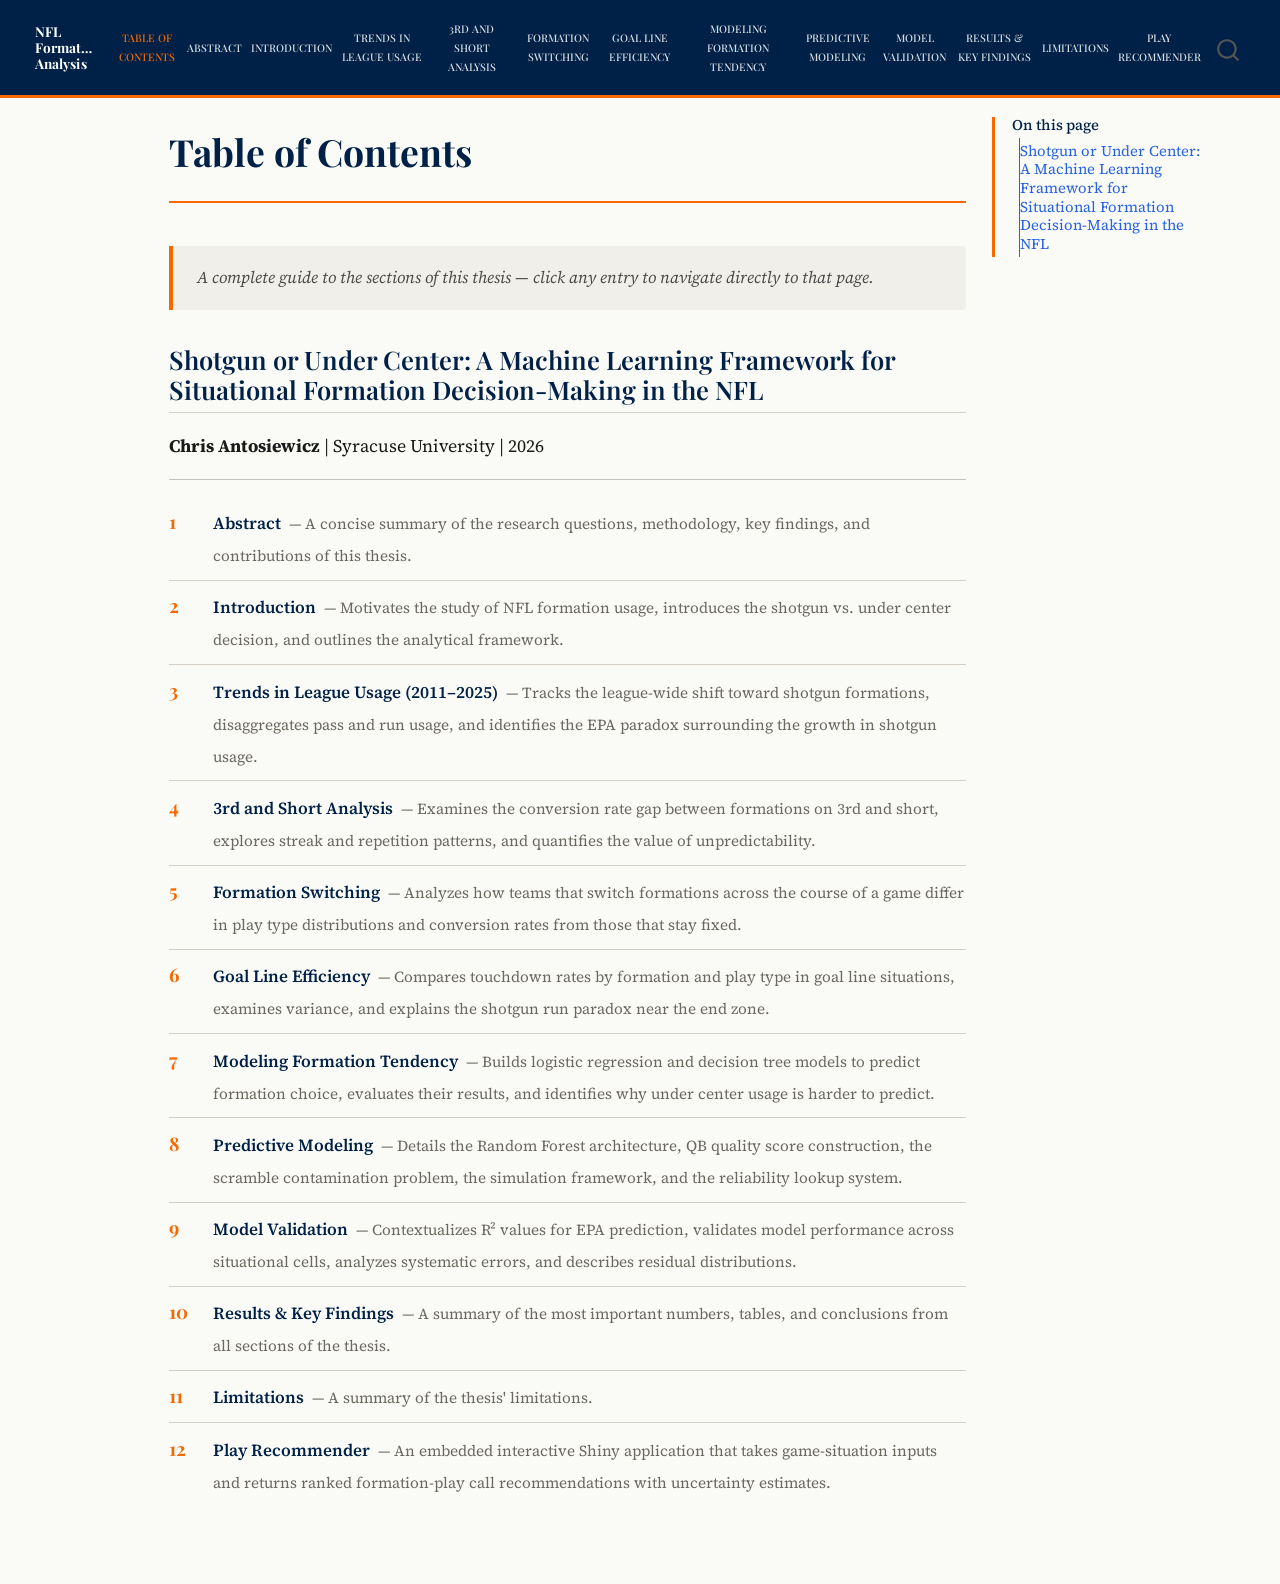
<file: docs/index.html>
<!DOCTYPE html>
<html xmlns="http://www.w3.org/1999/xhtml" lang="en" xml:lang="en"><head>

<meta charset="utf-8">
<meta name="generator" content="quarto-1.8.25">

<meta name="viewport" content="width=device-width, initial-scale=1.0, user-scalable=yes">


<title>Table of Contents – NFL Formation Analysis</title>
<style>
code{white-space: pre-wrap;}
span.smallcaps{font-variant: small-caps;}
div.columns{display: flex; gap: min(4vw, 1.5em);}
div.column{flex: auto; overflow-x: auto;}
div.hanging-indent{margin-left: 1.5em; text-indent: -1.5em;}
ul.task-list{list-style: none;}
ul.task-list li input[type="checkbox"] {
  width: 0.8em;
  margin: 0 0.8em 0.2em -1em; /* quarto-specific, see https://github.com/quarto-dev/quarto-cli/issues/4556 */ 
  vertical-align: middle;
}
</style>


<script src="site_libs/quarto-nav/quarto-nav.js"></script>
<script src="site_libs/quarto-nav/headroom.min.js"></script>
<script src="site_libs/clipboard/clipboard.min.js"></script>
<script src="site_libs/quarto-search/autocomplete.umd.js"></script>
<script src="site_libs/quarto-search/fuse.min.js"></script>
<script src="site_libs/quarto-search/quarto-search.js"></script>
<meta name="quarto:offset" content="./">
<script src="site_libs/quarto-html/quarto.js" type="module"></script>
<script src="site_libs/quarto-html/tabsets/tabsets.js" type="module"></script>
<script src="site_libs/quarto-html/axe/axe-check.js" type="module"></script>
<script src="site_libs/quarto-html/popper.min.js"></script>
<script src="site_libs/quarto-html/tippy.umd.min.js"></script>
<script src="site_libs/quarto-html/anchor.min.js"></script>
<link href="site_libs/quarto-html/tippy.css" rel="stylesheet">
<link href="site_libs/quarto-html/quarto-syntax-highlighting-7b89279ff1a6dce999919e0e67d4d9ec.css" rel="stylesheet" id="quarto-text-highlighting-styles">
<script src="site_libs/bootstrap/bootstrap.min.js"></script>
<link href="site_libs/bootstrap/bootstrap-icons.css" rel="stylesheet">
<link href="site_libs/bootstrap/bootstrap-e31584831b205ffbb2d98406f31c2a5b.min.css" rel="stylesheet" append-hash="true" id="quarto-bootstrap" data-mode="light">
<script id="quarto-search-options" type="application/json">{
  "location": "navbar",
  "copy-button": false,
  "collapse-after": 3,
  "panel-placement": "end",
  "type": "overlay",
  "limit": 50,
  "keyboard-shortcut": [
    "f",
    "/",
    "s"
  ],
  "show-item-context": false,
  "language": {
    "search-no-results-text": "No results",
    "search-matching-documents-text": "matching documents",
    "search-copy-link-title": "Copy link to search",
    "search-hide-matches-text": "Hide additional matches",
    "search-more-match-text": "more match in this document",
    "search-more-matches-text": "more matches in this document",
    "search-clear-button-title": "Clear",
    "search-text-placeholder": "",
    "search-detached-cancel-button-title": "Cancel",
    "search-submit-button-title": "Submit",
    "search-label": "Search"
  }
}</script>


<link rel="stylesheet" href="styles.css">
</head>

<body class="nav-fixed quarto-light">

<div id="quarto-search-results"></div>
  <header id="quarto-header" class="headroom fixed-top">
    <nav class="navbar navbar-expand-lg " data-bs-theme="dark">
      <div class="navbar-container container-fluid">
      <div class="navbar-brand-container mx-auto">
    <a href="./index.html" class="navbar-brand navbar-brand-logo">
    </a>
    <a class="navbar-brand" href="./index.html">
    <span class="navbar-title">NFL Formation Analysis</span>
    </a>
  </div>
            <div id="quarto-search" class="" title="Search"></div>
          <button class="navbar-toggler" type="button" data-bs-toggle="collapse" data-bs-target="#navbarCollapse" aria-controls="navbarCollapse" role="menu" aria-expanded="false" aria-label="Toggle navigation" onclick="if (window.quartoToggleHeadroom) { window.quartoToggleHeadroom(); }">
  <span class="navbar-toggler-icon"></span>
</button>
          <div class="collapse navbar-collapse" id="navbarCollapse">
            <ul class="navbar-nav navbar-nav-scroll me-auto">
  <li class="nav-item">
    <a class="nav-link active" href="./index.html" aria-current="page"> 
<span class="menu-text">Table of Contents</span></a>
  </li>  
  <li class="nav-item">
    <a class="nav-link" href="./abstract.html"> 
<span class="menu-text">Abstract</span></a>
  </li>  
  <li class="nav-item">
    <a class="nav-link" href="./intro.html"> 
<span class="menu-text">Introduction</span></a>
  </li>  
  <li class="nav-item">
    <a class="nav-link" href="./trends.html"> 
<span class="menu-text">Trends in League Usage</span></a>
  </li>  
  <li class="nav-item">
    <a class="nav-link" href="./third_down.html"> 
<span class="menu-text">3rd and Short Analysis</span></a>
  </li>  
  <li class="nav-item">
    <a class="nav-link" href="./case_study.html"> 
<span class="menu-text">Formation Switching</span></a>
  </li>  
  <li class="nav-item">
    <a class="nav-link" href="./goalline.html"> 
<span class="menu-text">Goal Line Efficiency</span></a>
  </li>  
  <li class="nav-item">
    <a class="nav-link" href="./descriptive_models.html"> 
<span class="menu-text">Modeling Formation Tendency</span></a>
  </li>  
  <li class="nav-item">
    <a class="nav-link" href="./predictive_models.html"> 
<span class="menu-text">Predictive Modeling</span></a>
  </li>  
  <li class="nav-item">
    <a class="nav-link" href="./validation.html"> 
<span class="menu-text">Model Validation</span></a>
  </li>  
  <li class="nav-item">
    <a class="nav-link" href="./results.html"> 
<span class="menu-text">Results &amp; Key Findings</span></a>
  </li>  
  <li class="nav-item">
    <a class="nav-link" href="./limitations.html"> 
<span class="menu-text">Limitations</span></a>
  </li>  
  <li class="nav-item">
    <a class="nav-link" href="./app.html"> 
<span class="menu-text">Play Recommender</span></a>
  </li>  
</ul>
          </div> <!-- /navcollapse -->
            <div class="quarto-navbar-tools">
</div>
      </div> <!-- /container-fluid -->
    </nav>
</header>
<!-- content -->
<div id="quarto-content" class="quarto-container page-columns page-rows-contents page-layout-article page-navbar">
<!-- sidebar -->
<!-- margin-sidebar -->
    <div id="quarto-margin-sidebar" class="sidebar margin-sidebar">
        <nav id="TOC" role="doc-toc" class="toc-active">
    <h2 id="toc-title">On this page</h2>
   
  <ul>
  <li><a href="#shotgun-or-under-center-a-machine-learning-framework-for-situational-formation-decision-making-in-the-nfl" id="toc-shotgun-or-under-center-a-machine-learning-framework-for-situational-formation-decision-making-in-the-nfl" class="nav-link active" data-scroll-target="#shotgun-or-under-center-a-machine-learning-framework-for-situational-formation-decision-making-in-the-nfl">Shotgun or Under Center: A Machine Learning Framework for Situational Formation Decision-Making in the NFL</a></li>
  </ul>
</nav>
    </div>
<!-- main -->
<main class="content" id="quarto-document-content">

<header id="title-block-header" class="quarto-title-block default">
<div class="quarto-title">
<h1 class="title">Table of Contents</h1>
</div>



<div class="quarto-title-meta">

    
  
    
  </div>
  


</header>


<div class="section-intro">
  A complete guide to the sections of this thesis — click any entry to navigate directly to that page.
</div>
<section id="shotgun-or-under-center-a-machine-learning-framework-for-situational-formation-decision-making-in-the-nfl" class="level2">
<h2 class="anchored" data-anchor-id="shotgun-or-under-center-a-machine-learning-framework-for-situational-formation-decision-making-in-the-nfl">Shotgun or Under Center: A Machine Learning Framework for Situational Formation Decision-Making in the NFL</h2>
<p><strong>Chris Antosiewicz</strong> | Syracuse University | 2026</p>
<hr>
<div class="toc-section">
  <span class="toc-num">1</span>
  <div>
    <a href="./abstract.html">Abstract</a>
    <span class="toc-desc">— A concise summary of the research questions, methodology, key findings, and contributions of this thesis.</span>
  </div>
</div>

<div class="toc-section">
  <span class="toc-num">2</span>
  <div>
    <a href="./intro.html">Introduction</a>
    <span class="toc-desc">— Motivates the study of NFL formation usage, introduces the shotgun vs. under center decision, and outlines the analytical framework.</span>
  </div>
</div>

<div class="toc-section">
  <span class="toc-num">3</span>
  <div>
    <a href="./trends.html">Trends in League Usage (2011–2025)</a>
    <span class="toc-desc">— Tracks the league-wide shift toward shotgun formations, disaggregates pass and run usage, and identifies the EPA paradox surrounding the growth in shotgun usage.</span>
  </div>
</div>

<div class="toc-section">
  <span class="toc-num">4</span>
  <div>
    <a href="./third_down.html">3rd and Short Analysis</a>
    <span class="toc-desc">— Examines the conversion rate gap between formations on 3rd and short, explores streak and repetition patterns, and quantifies the value of unpredictability.</span>
  </div>
</div>

<div class="toc-section">
  <span class="toc-num">5</span>
  <div>
    <a href="./case_study.html">Formation Switching</a>
    <span class="toc-desc">— Analyzes how teams that switch formations across the course of a game differ in play type distributions and conversion rates from those that stay fixed.</span>
  </div>
</div>

<div class="toc-section">
  <span class="toc-num">6</span>
  <div>
    <a href="./goalline.html">Goal Line Efficiency</a>
    <span class="toc-desc">— Compares touchdown rates by formation and play type in goal line situations, examines variance, and explains the shotgun run paradox near the end zone.</span>
  </div>
</div>

<div class="toc-section">
  <span class="toc-num">7</span>
  <div>
    <a href="./descriptive_models.html">Modeling Formation Tendency</a>
    <span class="toc-desc">— Builds logistic regression and decision tree models to predict formation choice, evaluates their results, and identifies why under center usage is harder to predict.</span>
  </div>
</div>

<div class="toc-section">
  <span class="toc-num">8</span>
  <div>
    <a href="./predictive_models.html">Predictive Modeling</a>
    <span class="toc-desc">— Details the Random Forest architecture, QB quality score construction, the scramble contamination problem, the simulation framework, and the reliability lookup system.</span>
  </div>
</div>

<div class="toc-section">
  <span class="toc-num">9</span>
  <div>
    <a href="./validation.html">Model Validation</a>
    <span class="toc-desc">— Contextualizes R² values for EPA prediction, validates model performance across situational cells, analyzes systematic errors, and describes residual distributions.</span>
  </div>
</div>

<div class="toc-section">
  <span class="toc-num">10</span>
  <div>
    <a href="./results.html">Results &amp; Key Findings</a>
    <span class="toc-desc">— A summary of the most important numbers, tables, and conclusions from all sections of the thesis.</span>
  </div>
</div>

<div class="toc-section">
  <span class="toc-num">11</span>
  <div>
    <a href="./results.html">Limitations</a>
    <span class="toc-desc">— A summary of the thesis' limitations.</span>
  </div>
</div>

<div class="toc-section">
  <span class="toc-num">12</span>
  <div>
    <a href="./app.html">Play Recommender</a>
    <span class="toc-desc">— An embedded interactive Shiny application that takes game-situation inputs and returns ranked formation-play call recommendations with uncertainty estimates.</span>
  </div>
</div>


</section>

</main> <!-- /main -->
<script id="quarto-html-after-body" type="application/javascript">
  window.document.addEventListener("DOMContentLoaded", function (event) {
    const icon = "";
    const anchorJS = new window.AnchorJS();
    anchorJS.options = {
      placement: 'right',
      icon: icon
    };
    anchorJS.add('.anchored');
    const isCodeAnnotation = (el) => {
      for (const clz of el.classList) {
        if (clz.startsWith('code-annotation-')) {                     
          return true;
        }
      }
      return false;
    }
    const onCopySuccess = function(e) {
      // button target
      const button = e.trigger;
      // don't keep focus
      button.blur();
      // flash "checked"
      button.classList.add('code-copy-button-checked');
      var currentTitle = button.getAttribute("title");
      button.setAttribute("title", "Copied!");
      let tooltip;
      if (window.bootstrap) {
        button.setAttribute("data-bs-toggle", "tooltip");
        button.setAttribute("data-bs-placement", "left");
        button.setAttribute("data-bs-title", "Copied!");
        tooltip = new bootstrap.Tooltip(button, 
          { trigger: "manual", 
            customClass: "code-copy-button-tooltip",
            offset: [0, -8]});
        tooltip.show();    
      }
      setTimeout(function() {
        if (tooltip) {
          tooltip.hide();
          button.removeAttribute("data-bs-title");
          button.removeAttribute("data-bs-toggle");
          button.removeAttribute("data-bs-placement");
        }
        button.setAttribute("title", currentTitle);
        button.classList.remove('code-copy-button-checked');
      }, 1000);
      // clear code selection
      e.clearSelection();
    }
    const getTextToCopy = function(trigger) {
      const outerScaffold = trigger.parentElement.cloneNode(true);
      const codeEl = outerScaffold.querySelector('code');
      for (const childEl of codeEl.children) {
        if (isCodeAnnotation(childEl)) {
          childEl.remove();
        }
      }
      return codeEl.innerText;
    }
    const clipboard = new window.ClipboardJS('.code-copy-button:not([data-in-quarto-modal])', {
      text: getTextToCopy
    });
    clipboard.on('success', onCopySuccess);
    if (window.document.getElementById('quarto-embedded-source-code-modal')) {
      const clipboardModal = new window.ClipboardJS('.code-copy-button[data-in-quarto-modal]', {
        text: getTextToCopy,
        container: window.document.getElementById('quarto-embedded-source-code-modal')
      });
      clipboardModal.on('success', onCopySuccess);
    }
      var localhostRegex = new RegExp(/^(?:http|https):\/\/localhost\:?[0-9]*\//);
      var mailtoRegex = new RegExp(/^mailto:/);
        var filterRegex = new RegExp('/' + window.location.host + '/');
      var isInternal = (href) => {
          return filterRegex.test(href) || localhostRegex.test(href) || mailtoRegex.test(href);
      }
      // Inspect non-navigation links and adorn them if external
     var links = window.document.querySelectorAll('a[href]:not(.nav-link):not(.navbar-brand):not(.toc-action):not(.sidebar-link):not(.sidebar-item-toggle):not(.pagination-link):not(.no-external):not([aria-hidden]):not(.dropdown-item):not(.quarto-navigation-tool):not(.about-link)');
      for (var i=0; i<links.length; i++) {
        const link = links[i];
        if (!isInternal(link.href)) {
          // undo the damage that might have been done by quarto-nav.js in the case of
          // links that we want to consider external
          if (link.dataset.originalHref !== undefined) {
            link.href = link.dataset.originalHref;
          }
        }
      }
    function tippyHover(el, contentFn, onTriggerFn, onUntriggerFn) {
      const config = {
        allowHTML: true,
        maxWidth: 500,
        delay: 100,
        arrow: false,
        appendTo: function(el) {
            return el.parentElement;
        },
        interactive: true,
        interactiveBorder: 10,
        theme: 'quarto',
        placement: 'bottom-start',
      };
      if (contentFn) {
        config.content = contentFn;
      }
      if (onTriggerFn) {
        config.onTrigger = onTriggerFn;
      }
      if (onUntriggerFn) {
        config.onUntrigger = onUntriggerFn;
      }
      window.tippy(el, config); 
    }
    const noterefs = window.document.querySelectorAll('a[role="doc-noteref"]');
    for (var i=0; i<noterefs.length; i++) {
      const ref = noterefs[i];
      tippyHover(ref, function() {
        // use id or data attribute instead here
        let href = ref.getAttribute('data-footnote-href') || ref.getAttribute('href');
        try { href = new URL(href).hash; } catch {}
        const id = href.replace(/^#\/?/, "");
        const note = window.document.getElementById(id);
        if (note) {
          return note.innerHTML;
        } else {
          return "";
        }
      });
    }
    const xrefs = window.document.querySelectorAll('a.quarto-xref');
    const processXRef = (id, note) => {
      // Strip column container classes
      const stripColumnClz = (el) => {
        el.classList.remove("page-full", "page-columns");
        if (el.children) {
          for (const child of el.children) {
            stripColumnClz(child);
          }
        }
      }
      stripColumnClz(note)
      if (id === null || id.startsWith('sec-')) {
        // Special case sections, only their first couple elements
        const container = document.createElement("div");
        if (note.children && note.children.length > 2) {
          container.appendChild(note.children[0].cloneNode(true));
          for (let i = 1; i < note.children.length; i++) {
            const child = note.children[i];
            if (child.tagName === "P" && child.innerText === "") {
              continue;
            } else {
              container.appendChild(child.cloneNode(true));
              break;
            }
          }
          if (window.Quarto?.typesetMath) {
            window.Quarto.typesetMath(container);
          }
          return container.innerHTML
        } else {
          if (window.Quarto?.typesetMath) {
            window.Quarto.typesetMath(note);
          }
          return note.innerHTML;
        }
      } else {
        // Remove any anchor links if they are present
        const anchorLink = note.querySelector('a.anchorjs-link');
        if (anchorLink) {
          anchorLink.remove();
        }
        if (window.Quarto?.typesetMath) {
          window.Quarto.typesetMath(note);
        }
        if (note.classList.contains("callout")) {
          return note.outerHTML;
        } else {
          return note.innerHTML;
        }
      }
    }
    for (var i=0; i<xrefs.length; i++) {
      const xref = xrefs[i];
      tippyHover(xref, undefined, function(instance) {
        instance.disable();
        let url = xref.getAttribute('href');
        let hash = undefined; 
        if (url.startsWith('#')) {
          hash = url;
        } else {
          try { hash = new URL(url).hash; } catch {}
        }
        if (hash) {
          const id = hash.replace(/^#\/?/, "");
          const note = window.document.getElementById(id);
          if (note !== null) {
            try {
              const html = processXRef(id, note.cloneNode(true));
              instance.setContent(html);
            } finally {
              instance.enable();
              instance.show();
            }
          } else {
            // See if we can fetch this
            fetch(url.split('#')[0])
            .then(res => res.text())
            .then(html => {
              const parser = new DOMParser();
              const htmlDoc = parser.parseFromString(html, "text/html");
              const note = htmlDoc.getElementById(id);
              if (note !== null) {
                const html = processXRef(id, note);
                instance.setContent(html);
              } 
            }).finally(() => {
              instance.enable();
              instance.show();
            });
          }
        } else {
          // See if we can fetch a full url (with no hash to target)
          // This is a special case and we should probably do some content thinning / targeting
          fetch(url)
          .then(res => res.text())
          .then(html => {
            const parser = new DOMParser();
            const htmlDoc = parser.parseFromString(html, "text/html");
            const note = htmlDoc.querySelector('main.content');
            if (note !== null) {
              // This should only happen for chapter cross references
              // (since there is no id in the URL)
              // remove the first header
              if (note.children.length > 0 && note.children[0].tagName === "HEADER") {
                note.children[0].remove();
              }
              const html = processXRef(null, note);
              instance.setContent(html);
            } 
          }).finally(() => {
            instance.enable();
            instance.show();
          });
        }
      }, function(instance) {
      });
    }
        let selectedAnnoteEl;
        const selectorForAnnotation = ( cell, annotation) => {
          let cellAttr = 'data-code-cell="' + cell + '"';
          let lineAttr = 'data-code-annotation="' +  annotation + '"';
          const selector = 'span[' + cellAttr + '][' + lineAttr + ']';
          return selector;
        }
        const selectCodeLines = (annoteEl) => {
          const doc = window.document;
          const targetCell = annoteEl.getAttribute("data-target-cell");
          const targetAnnotation = annoteEl.getAttribute("data-target-annotation");
          const annoteSpan = window.document.querySelector(selectorForAnnotation(targetCell, targetAnnotation));
          const lines = annoteSpan.getAttribute("data-code-lines").split(",");
          const lineIds = lines.map((line) => {
            return targetCell + "-" + line;
          })
          let top = null;
          let height = null;
          let parent = null;
          if (lineIds.length > 0) {
              //compute the position of the single el (top and bottom and make a div)
              const el = window.document.getElementById(lineIds[0]);
              top = el.offsetTop;
              height = el.offsetHeight;
              parent = el.parentElement.parentElement;
            if (lineIds.length > 1) {
              const lastEl = window.document.getElementById(lineIds[lineIds.length - 1]);
              const bottom = lastEl.offsetTop + lastEl.offsetHeight;
              height = bottom - top;
            }
            if (top !== null && height !== null && parent !== null) {
              // cook up a div (if necessary) and position it 
              let div = window.document.getElementById("code-annotation-line-highlight");
              if (div === null) {
                div = window.document.createElement("div");
                div.setAttribute("id", "code-annotation-line-highlight");
                div.style.position = 'absolute';
                parent.appendChild(div);
              }
              div.style.top = top - 2 + "px";
              div.style.height = height + 4 + "px";
              div.style.left = 0;
              let gutterDiv = window.document.getElementById("code-annotation-line-highlight-gutter");
              if (gutterDiv === null) {
                gutterDiv = window.document.createElement("div");
                gutterDiv.setAttribute("id", "code-annotation-line-highlight-gutter");
                gutterDiv.style.position = 'absolute';
                const codeCell = window.document.getElementById(targetCell);
                const gutter = codeCell.querySelector('.code-annotation-gutter');
                gutter.appendChild(gutterDiv);
              }
              gutterDiv.style.top = top - 2 + "px";
              gutterDiv.style.height = height + 4 + "px";
            }
            selectedAnnoteEl = annoteEl;
          }
        };
        const unselectCodeLines = () => {
          const elementsIds = ["code-annotation-line-highlight", "code-annotation-line-highlight-gutter"];
          elementsIds.forEach((elId) => {
            const div = window.document.getElementById(elId);
            if (div) {
              div.remove();
            }
          });
          selectedAnnoteEl = undefined;
        };
          // Handle positioning of the toggle
      window.addEventListener(
        "resize",
        throttle(() => {
          elRect = undefined;
          if (selectedAnnoteEl) {
            selectCodeLines(selectedAnnoteEl);
          }
        }, 10)
      );
      function throttle(fn, ms) {
      let throttle = false;
      let timer;
        return (...args) => {
          if(!throttle) { // first call gets through
              fn.apply(this, args);
              throttle = true;
          } else { // all the others get throttled
              if(timer) clearTimeout(timer); // cancel #2
              timer = setTimeout(() => {
                fn.apply(this, args);
                timer = throttle = false;
              }, ms);
          }
        };
      }
        // Attach click handler to the DT
        const annoteDls = window.document.querySelectorAll('dt[data-target-cell]');
        for (const annoteDlNode of annoteDls) {
          annoteDlNode.addEventListener('click', (event) => {
            const clickedEl = event.target;
            if (clickedEl !== selectedAnnoteEl) {
              unselectCodeLines();
              const activeEl = window.document.querySelector('dt[data-target-cell].code-annotation-active');
              if (activeEl) {
                activeEl.classList.remove('code-annotation-active');
              }
              selectCodeLines(clickedEl);
              clickedEl.classList.add('code-annotation-active');
            } else {
              // Unselect the line
              unselectCodeLines();
              clickedEl.classList.remove('code-annotation-active');
            }
          });
        }
    const findCites = (el) => {
      const parentEl = el.parentElement;
      if (parentEl) {
        const cites = parentEl.dataset.cites;
        if (cites) {
          return {
            el,
            cites: cites.split(' ')
          };
        } else {
          return findCites(el.parentElement)
        }
      } else {
        return undefined;
      }
    };
    var bibliorefs = window.document.querySelectorAll('a[role="doc-biblioref"]');
    for (var i=0; i<bibliorefs.length; i++) {
      const ref = bibliorefs[i];
      const citeInfo = findCites(ref);
      if (citeInfo) {
        tippyHover(citeInfo.el, function() {
          var popup = window.document.createElement('div');
          citeInfo.cites.forEach(function(cite) {
            var citeDiv = window.document.createElement('div');
            citeDiv.classList.add('hanging-indent');
            citeDiv.classList.add('csl-entry');
            var biblioDiv = window.document.getElementById('ref-' + cite);
            if (biblioDiv) {
              citeDiv.innerHTML = biblioDiv.innerHTML;
            }
            popup.appendChild(citeDiv);
          });
          return popup.innerHTML;
        });
      }
    }
  });
  </script>
</div> <!-- /content -->




</body></html>
</file>
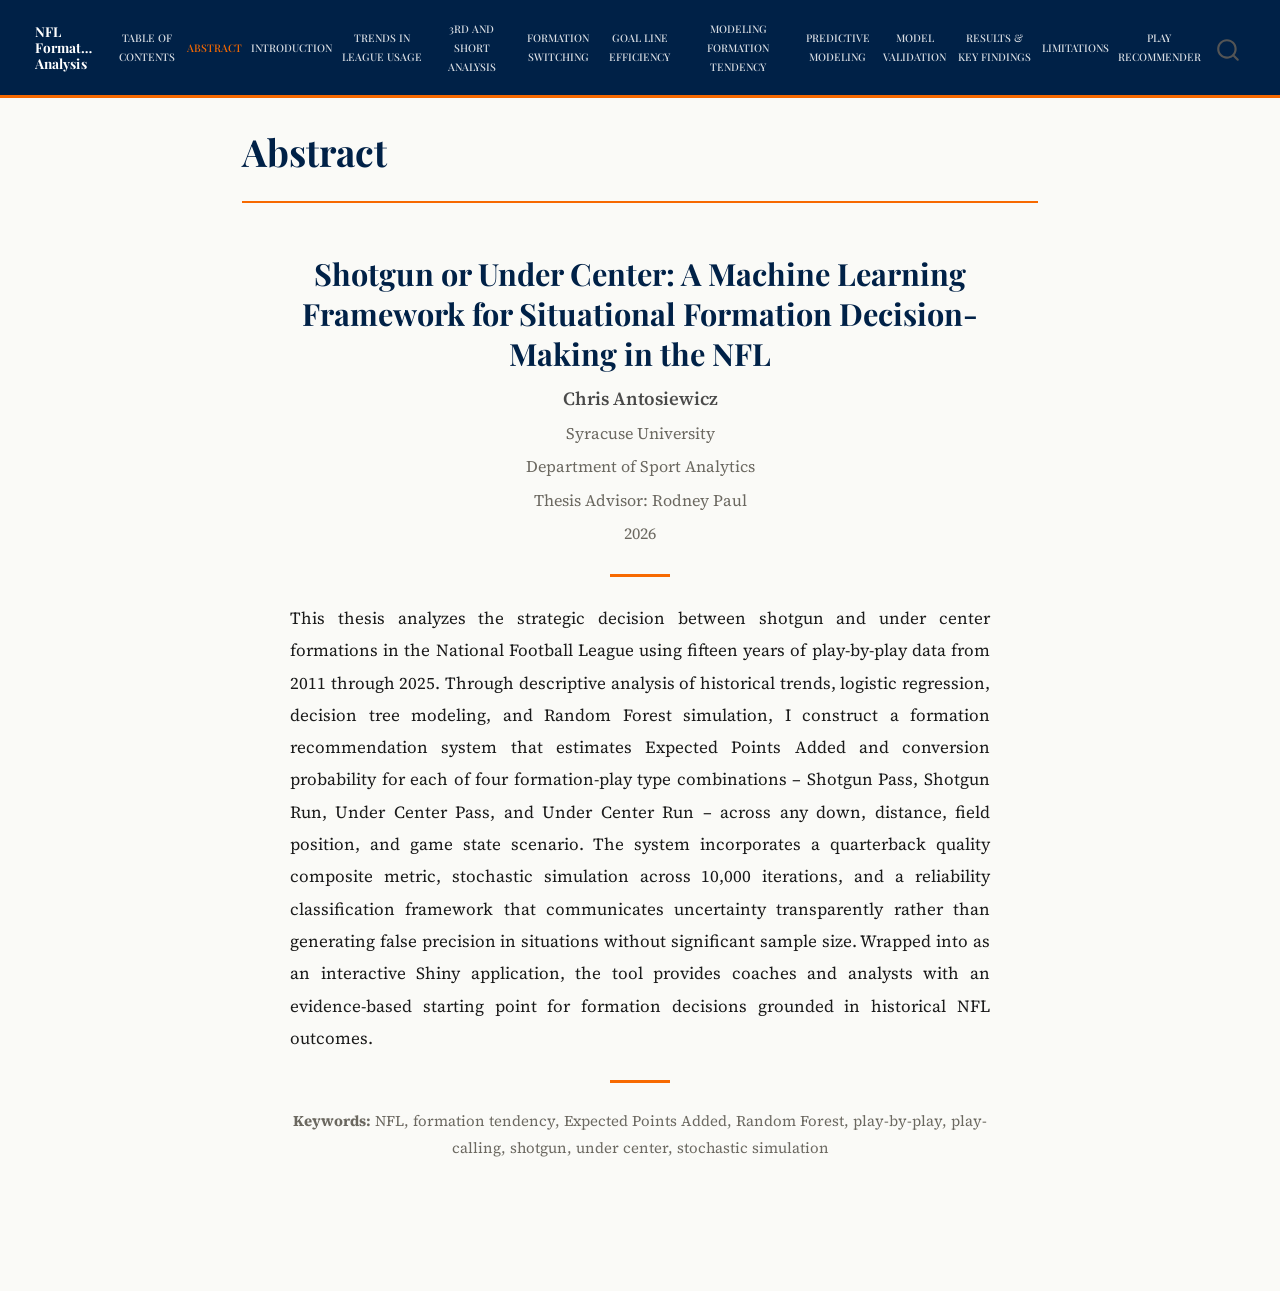
<file: docs/abstract.html>
<!DOCTYPE html>
<html xmlns="http://www.w3.org/1999/xhtml" lang="en" xml:lang="en"><head>

<meta charset="utf-8">
<meta name="generator" content="quarto-1.8.25">

<meta name="viewport" content="width=device-width, initial-scale=1.0, user-scalable=yes">


<title>Abstract – NFL Formation Analysis</title>
<style>
code{white-space: pre-wrap;}
span.smallcaps{font-variant: small-caps;}
div.columns{display: flex; gap: min(4vw, 1.5em);}
div.column{flex: auto; overflow-x: auto;}
div.hanging-indent{margin-left: 1.5em; text-indent: -1.5em;}
ul.task-list{list-style: none;}
ul.task-list li input[type="checkbox"] {
  width: 0.8em;
  margin: 0 0.8em 0.2em -1em; /* quarto-specific, see https://github.com/quarto-dev/quarto-cli/issues/4556 */ 
  vertical-align: middle;
}
</style>


<script src="site_libs/quarto-nav/quarto-nav.js"></script>
<script src="site_libs/quarto-nav/headroom.min.js"></script>
<script src="site_libs/clipboard/clipboard.min.js"></script>
<script src="site_libs/quarto-search/autocomplete.umd.js"></script>
<script src="site_libs/quarto-search/fuse.min.js"></script>
<script src="site_libs/quarto-search/quarto-search.js"></script>
<meta name="quarto:offset" content="./">
<script src="site_libs/quarto-html/quarto.js" type="module"></script>
<script src="site_libs/quarto-html/tabsets/tabsets.js" type="module"></script>
<script src="site_libs/quarto-html/axe/axe-check.js" type="module"></script>
<script src="site_libs/quarto-html/popper.min.js"></script>
<script src="site_libs/quarto-html/tippy.umd.min.js"></script>
<script src="site_libs/quarto-html/anchor.min.js"></script>
<link href="site_libs/quarto-html/tippy.css" rel="stylesheet">
<link href="site_libs/quarto-html/quarto-syntax-highlighting-7b89279ff1a6dce999919e0e67d4d9ec.css" rel="stylesheet" id="quarto-text-highlighting-styles">
<script src="site_libs/bootstrap/bootstrap.min.js"></script>
<link href="site_libs/bootstrap/bootstrap-icons.css" rel="stylesheet">
<link href="site_libs/bootstrap/bootstrap-e31584831b205ffbb2d98406f31c2a5b.min.css" rel="stylesheet" append-hash="true" id="quarto-bootstrap" data-mode="light">
<script id="quarto-search-options" type="application/json">{
  "location": "navbar",
  "copy-button": false,
  "collapse-after": 3,
  "panel-placement": "end",
  "type": "overlay",
  "limit": 50,
  "keyboard-shortcut": [
    "f",
    "/",
    "s"
  ],
  "show-item-context": false,
  "language": {
    "search-no-results-text": "No results",
    "search-matching-documents-text": "matching documents",
    "search-copy-link-title": "Copy link to search",
    "search-hide-matches-text": "Hide additional matches",
    "search-more-match-text": "more match in this document",
    "search-more-matches-text": "more matches in this document",
    "search-clear-button-title": "Clear",
    "search-text-placeholder": "",
    "search-detached-cancel-button-title": "Cancel",
    "search-submit-button-title": "Submit",
    "search-label": "Search"
  }
}</script>


<link rel="stylesheet" href="styles.css">
</head>

<body class="nav-fixed fullcontent quarto-light">

<div id="quarto-search-results"></div>
  <header id="quarto-header" class="headroom fixed-top">
    <nav class="navbar navbar-expand-lg " data-bs-theme="dark">
      <div class="navbar-container container-fluid">
      <div class="navbar-brand-container mx-auto">
    <a href="./index.html" class="navbar-brand navbar-brand-logo">
    </a>
    <a class="navbar-brand" href="./index.html">
    <span class="navbar-title">NFL Formation Analysis</span>
    </a>
  </div>
            <div id="quarto-search" class="" title="Search"></div>
          <button class="navbar-toggler" type="button" data-bs-toggle="collapse" data-bs-target="#navbarCollapse" aria-controls="navbarCollapse" role="menu" aria-expanded="false" aria-label="Toggle navigation" onclick="if (window.quartoToggleHeadroom) { window.quartoToggleHeadroom(); }">
  <span class="navbar-toggler-icon"></span>
</button>
          <div class="collapse navbar-collapse" id="navbarCollapse">
            <ul class="navbar-nav navbar-nav-scroll me-auto">
  <li class="nav-item">
    <a class="nav-link" href="./index.html"> 
<span class="menu-text">Table of Contents</span></a>
  </li>  
  <li class="nav-item">
    <a class="nav-link active" href="./abstract.html" aria-current="page"> 
<span class="menu-text">Abstract</span></a>
  </li>  
  <li class="nav-item">
    <a class="nav-link" href="./intro.html"> 
<span class="menu-text">Introduction</span></a>
  </li>  
  <li class="nav-item">
    <a class="nav-link" href="./trends.html"> 
<span class="menu-text">Trends in League Usage</span></a>
  </li>  
  <li class="nav-item">
    <a class="nav-link" href="./third_down.html"> 
<span class="menu-text">3rd and Short Analysis</span></a>
  </li>  
  <li class="nav-item">
    <a class="nav-link" href="./case_study.html"> 
<span class="menu-text">Formation Switching</span></a>
  </li>  
  <li class="nav-item">
    <a class="nav-link" href="./goalline.html"> 
<span class="menu-text">Goal Line Efficiency</span></a>
  </li>  
  <li class="nav-item">
    <a class="nav-link" href="./descriptive_models.html"> 
<span class="menu-text">Modeling Formation Tendency</span></a>
  </li>  
  <li class="nav-item">
    <a class="nav-link" href="./predictive_models.html"> 
<span class="menu-text">Predictive Modeling</span></a>
  </li>  
  <li class="nav-item">
    <a class="nav-link" href="./validation.html"> 
<span class="menu-text">Model Validation</span></a>
  </li>  
  <li class="nav-item">
    <a class="nav-link" href="./results.html"> 
<span class="menu-text">Results &amp; Key Findings</span></a>
  </li>  
  <li class="nav-item">
    <a class="nav-link" href="./limitations.html"> 
<span class="menu-text">Limitations</span></a>
  </li>  
  <li class="nav-item">
    <a class="nav-link" href="./app.html"> 
<span class="menu-text">Play Recommender</span></a>
  </li>  
</ul>
          </div> <!-- /navcollapse -->
            <div class="quarto-navbar-tools">
</div>
      </div> <!-- /container-fluid -->
    </nav>
</header>
<!-- content -->
<div id="quarto-content" class="quarto-container page-columns page-rows-contents page-layout-article page-navbar">
<!-- sidebar -->
<!-- margin-sidebar -->
    
<!-- main -->
<main class="content" id="quarto-document-content">

<header id="title-block-header" class="quarto-title-block default">
<div class="quarto-title">
<h1 class="title">Abstract</h1>
</div>



<div class="quarto-title-meta">

    
  
    
  </div>
  


</header>


<div class="abstract-container">

  <p class="thesis-title">Shotgun or Under Center: A Machine Learning Framework for Situational Formation Decision-Making in the NFL</p>

  <p class="author-name">Chris Antosiewicz</p>
  <p class="institution">Syracuse University</p>
  <p class="institution">Department of Sport Analytics</p>
  <p class="institution">Thesis Advisor: Rodney Paul</p>
  <p class="institution">2026</p>

  <div class="divider"></div>

  <div class="abstract-text">
    This thesis analyzes the strategic decision between shotgun and under center formations in the National Football League using fifteen years of play-by-play data from 2011 through 2025. Through descriptive analysis of historical trends, logistic regression, decision tree modeling, and Random Forest simulation, I construct a formation recommendation system that estimates Expected Points Added and conversion probability for each of four formation-play type combinations – Shotgun Pass, Shotgun Run, Under Center Pass, and Under Center Run – across any down, distance, field position, and game state scenario. The system incorporates a quarterback quality composite metric, stochastic simulation across 10,000 iterations, and a reliability classification framework that communicates uncertainty transparently rather than generating false precision in situations without significant sample size. Wrapped into as an interactive Shiny application, the tool provides coaches and analysts with an evidence-based starting point for formation decisions grounded in historical NFL outcomes.
  </div>

  <div class="divider"></div>

  <p style="font-size:0.88rem; color: var(--gray-dk);">
    <strong>Keywords:</strong> NFL, formation tendency, Expected Points Added, Random Forest, play-by-play, play-calling, shotgun, under center, stochastic simulation
  </p>

</div>



</main> <!-- /main -->
<script id="quarto-html-after-body" type="application/javascript">
  window.document.addEventListener("DOMContentLoaded", function (event) {
    const icon = "";
    const anchorJS = new window.AnchorJS();
    anchorJS.options = {
      placement: 'right',
      icon: icon
    };
    anchorJS.add('.anchored');
    const isCodeAnnotation = (el) => {
      for (const clz of el.classList) {
        if (clz.startsWith('code-annotation-')) {                     
          return true;
        }
      }
      return false;
    }
    const onCopySuccess = function(e) {
      // button target
      const button = e.trigger;
      // don't keep focus
      button.blur();
      // flash "checked"
      button.classList.add('code-copy-button-checked');
      var currentTitle = button.getAttribute("title");
      button.setAttribute("title", "Copied!");
      let tooltip;
      if (window.bootstrap) {
        button.setAttribute("data-bs-toggle", "tooltip");
        button.setAttribute("data-bs-placement", "left");
        button.setAttribute("data-bs-title", "Copied!");
        tooltip = new bootstrap.Tooltip(button, 
          { trigger: "manual", 
            customClass: "code-copy-button-tooltip",
            offset: [0, -8]});
        tooltip.show();    
      }
      setTimeout(function() {
        if (tooltip) {
          tooltip.hide();
          button.removeAttribute("data-bs-title");
          button.removeAttribute("data-bs-toggle");
          button.removeAttribute("data-bs-placement");
        }
        button.setAttribute("title", currentTitle);
        button.classList.remove('code-copy-button-checked');
      }, 1000);
      // clear code selection
      e.clearSelection();
    }
    const getTextToCopy = function(trigger) {
      const outerScaffold = trigger.parentElement.cloneNode(true);
      const codeEl = outerScaffold.querySelector('code');
      for (const childEl of codeEl.children) {
        if (isCodeAnnotation(childEl)) {
          childEl.remove();
        }
      }
      return codeEl.innerText;
    }
    const clipboard = new window.ClipboardJS('.code-copy-button:not([data-in-quarto-modal])', {
      text: getTextToCopy
    });
    clipboard.on('success', onCopySuccess);
    if (window.document.getElementById('quarto-embedded-source-code-modal')) {
      const clipboardModal = new window.ClipboardJS('.code-copy-button[data-in-quarto-modal]', {
        text: getTextToCopy,
        container: window.document.getElementById('quarto-embedded-source-code-modal')
      });
      clipboardModal.on('success', onCopySuccess);
    }
      var localhostRegex = new RegExp(/^(?:http|https):\/\/localhost\:?[0-9]*\//);
      var mailtoRegex = new RegExp(/^mailto:/);
        var filterRegex = new RegExp('/' + window.location.host + '/');
      var isInternal = (href) => {
          return filterRegex.test(href) || localhostRegex.test(href) || mailtoRegex.test(href);
      }
      // Inspect non-navigation links and adorn them if external
     var links = window.document.querySelectorAll('a[href]:not(.nav-link):not(.navbar-brand):not(.toc-action):not(.sidebar-link):not(.sidebar-item-toggle):not(.pagination-link):not(.no-external):not([aria-hidden]):not(.dropdown-item):not(.quarto-navigation-tool):not(.about-link)');
      for (var i=0; i<links.length; i++) {
        const link = links[i];
        if (!isInternal(link.href)) {
          // undo the damage that might have been done by quarto-nav.js in the case of
          // links that we want to consider external
          if (link.dataset.originalHref !== undefined) {
            link.href = link.dataset.originalHref;
          }
        }
      }
    function tippyHover(el, contentFn, onTriggerFn, onUntriggerFn) {
      const config = {
        allowHTML: true,
        maxWidth: 500,
        delay: 100,
        arrow: false,
        appendTo: function(el) {
            return el.parentElement;
        },
        interactive: true,
        interactiveBorder: 10,
        theme: 'quarto',
        placement: 'bottom-start',
      };
      if (contentFn) {
        config.content = contentFn;
      }
      if (onTriggerFn) {
        config.onTrigger = onTriggerFn;
      }
      if (onUntriggerFn) {
        config.onUntrigger = onUntriggerFn;
      }
      window.tippy(el, config); 
    }
    const noterefs = window.document.querySelectorAll('a[role="doc-noteref"]');
    for (var i=0; i<noterefs.length; i++) {
      const ref = noterefs[i];
      tippyHover(ref, function() {
        // use id or data attribute instead here
        let href = ref.getAttribute('data-footnote-href') || ref.getAttribute('href');
        try { href = new URL(href).hash; } catch {}
        const id = href.replace(/^#\/?/, "");
        const note = window.document.getElementById(id);
        if (note) {
          return note.innerHTML;
        } else {
          return "";
        }
      });
    }
    const xrefs = window.document.querySelectorAll('a.quarto-xref');
    const processXRef = (id, note) => {
      // Strip column container classes
      const stripColumnClz = (el) => {
        el.classList.remove("page-full", "page-columns");
        if (el.children) {
          for (const child of el.children) {
            stripColumnClz(child);
          }
        }
      }
      stripColumnClz(note)
      if (id === null || id.startsWith('sec-')) {
        // Special case sections, only their first couple elements
        const container = document.createElement("div");
        if (note.children && note.children.length > 2) {
          container.appendChild(note.children[0].cloneNode(true));
          for (let i = 1; i < note.children.length; i++) {
            const child = note.children[i];
            if (child.tagName === "P" && child.innerText === "") {
              continue;
            } else {
              container.appendChild(child.cloneNode(true));
              break;
            }
          }
          if (window.Quarto?.typesetMath) {
            window.Quarto.typesetMath(container);
          }
          return container.innerHTML
        } else {
          if (window.Quarto?.typesetMath) {
            window.Quarto.typesetMath(note);
          }
          return note.innerHTML;
        }
      } else {
        // Remove any anchor links if they are present
        const anchorLink = note.querySelector('a.anchorjs-link');
        if (anchorLink) {
          anchorLink.remove();
        }
        if (window.Quarto?.typesetMath) {
          window.Quarto.typesetMath(note);
        }
        if (note.classList.contains("callout")) {
          return note.outerHTML;
        } else {
          return note.innerHTML;
        }
      }
    }
    for (var i=0; i<xrefs.length; i++) {
      const xref = xrefs[i];
      tippyHover(xref, undefined, function(instance) {
        instance.disable();
        let url = xref.getAttribute('href');
        let hash = undefined; 
        if (url.startsWith('#')) {
          hash = url;
        } else {
          try { hash = new URL(url).hash; } catch {}
        }
        if (hash) {
          const id = hash.replace(/^#\/?/, "");
          const note = window.document.getElementById(id);
          if (note !== null) {
            try {
              const html = processXRef(id, note.cloneNode(true));
              instance.setContent(html);
            } finally {
              instance.enable();
              instance.show();
            }
          } else {
            // See if we can fetch this
            fetch(url.split('#')[0])
            .then(res => res.text())
            .then(html => {
              const parser = new DOMParser();
              const htmlDoc = parser.parseFromString(html, "text/html");
              const note = htmlDoc.getElementById(id);
              if (note !== null) {
                const html = processXRef(id, note);
                instance.setContent(html);
              } 
            }).finally(() => {
              instance.enable();
              instance.show();
            });
          }
        } else {
          // See if we can fetch a full url (with no hash to target)
          // This is a special case and we should probably do some content thinning / targeting
          fetch(url)
          .then(res => res.text())
          .then(html => {
            const parser = new DOMParser();
            const htmlDoc = parser.parseFromString(html, "text/html");
            const note = htmlDoc.querySelector('main.content');
            if (note !== null) {
              // This should only happen for chapter cross references
              // (since there is no id in the URL)
              // remove the first header
              if (note.children.length > 0 && note.children[0].tagName === "HEADER") {
                note.children[0].remove();
              }
              const html = processXRef(null, note);
              instance.setContent(html);
            } 
          }).finally(() => {
            instance.enable();
            instance.show();
          });
        }
      }, function(instance) {
      });
    }
        let selectedAnnoteEl;
        const selectorForAnnotation = ( cell, annotation) => {
          let cellAttr = 'data-code-cell="' + cell + '"';
          let lineAttr = 'data-code-annotation="' +  annotation + '"';
          const selector = 'span[' + cellAttr + '][' + lineAttr + ']';
          return selector;
        }
        const selectCodeLines = (annoteEl) => {
          const doc = window.document;
          const targetCell = annoteEl.getAttribute("data-target-cell");
          const targetAnnotation = annoteEl.getAttribute("data-target-annotation");
          const annoteSpan = window.document.querySelector(selectorForAnnotation(targetCell, targetAnnotation));
          const lines = annoteSpan.getAttribute("data-code-lines").split(",");
          const lineIds = lines.map((line) => {
            return targetCell + "-" + line;
          })
          let top = null;
          let height = null;
          let parent = null;
          if (lineIds.length > 0) {
              //compute the position of the single el (top and bottom and make a div)
              const el = window.document.getElementById(lineIds[0]);
              top = el.offsetTop;
              height = el.offsetHeight;
              parent = el.parentElement.parentElement;
            if (lineIds.length > 1) {
              const lastEl = window.document.getElementById(lineIds[lineIds.length - 1]);
              const bottom = lastEl.offsetTop + lastEl.offsetHeight;
              height = bottom - top;
            }
            if (top !== null && height !== null && parent !== null) {
              // cook up a div (if necessary) and position it 
              let div = window.document.getElementById("code-annotation-line-highlight");
              if (div === null) {
                div = window.document.createElement("div");
                div.setAttribute("id", "code-annotation-line-highlight");
                div.style.position = 'absolute';
                parent.appendChild(div);
              }
              div.style.top = top - 2 + "px";
              div.style.height = height + 4 + "px";
              div.style.left = 0;
              let gutterDiv = window.document.getElementById("code-annotation-line-highlight-gutter");
              if (gutterDiv === null) {
                gutterDiv = window.document.createElement("div");
                gutterDiv.setAttribute("id", "code-annotation-line-highlight-gutter");
                gutterDiv.style.position = 'absolute';
                const codeCell = window.document.getElementById(targetCell);
                const gutter = codeCell.querySelector('.code-annotation-gutter');
                gutter.appendChild(gutterDiv);
              }
              gutterDiv.style.top = top - 2 + "px";
              gutterDiv.style.height = height + 4 + "px";
            }
            selectedAnnoteEl = annoteEl;
          }
        };
        const unselectCodeLines = () => {
          const elementsIds = ["code-annotation-line-highlight", "code-annotation-line-highlight-gutter"];
          elementsIds.forEach((elId) => {
            const div = window.document.getElementById(elId);
            if (div) {
              div.remove();
            }
          });
          selectedAnnoteEl = undefined;
        };
          // Handle positioning of the toggle
      window.addEventListener(
        "resize",
        throttle(() => {
          elRect = undefined;
          if (selectedAnnoteEl) {
            selectCodeLines(selectedAnnoteEl);
          }
        }, 10)
      );
      function throttle(fn, ms) {
      let throttle = false;
      let timer;
        return (...args) => {
          if(!throttle) { // first call gets through
              fn.apply(this, args);
              throttle = true;
          } else { // all the others get throttled
              if(timer) clearTimeout(timer); // cancel #2
              timer = setTimeout(() => {
                fn.apply(this, args);
                timer = throttle = false;
              }, ms);
          }
        };
      }
        // Attach click handler to the DT
        const annoteDls = window.document.querySelectorAll('dt[data-target-cell]');
        for (const annoteDlNode of annoteDls) {
          annoteDlNode.addEventListener('click', (event) => {
            const clickedEl = event.target;
            if (clickedEl !== selectedAnnoteEl) {
              unselectCodeLines();
              const activeEl = window.document.querySelector('dt[data-target-cell].code-annotation-active');
              if (activeEl) {
                activeEl.classList.remove('code-annotation-active');
              }
              selectCodeLines(clickedEl);
              clickedEl.classList.add('code-annotation-active');
            } else {
              // Unselect the line
              unselectCodeLines();
              clickedEl.classList.remove('code-annotation-active');
            }
          });
        }
    const findCites = (el) => {
      const parentEl = el.parentElement;
      if (parentEl) {
        const cites = parentEl.dataset.cites;
        if (cites) {
          return {
            el,
            cites: cites.split(' ')
          };
        } else {
          return findCites(el.parentElement)
        }
      } else {
        return undefined;
      }
    };
    var bibliorefs = window.document.querySelectorAll('a[role="doc-biblioref"]');
    for (var i=0; i<bibliorefs.length; i++) {
      const ref = bibliorefs[i];
      const citeInfo = findCites(ref);
      if (citeInfo) {
        tippyHover(citeInfo.el, function() {
          var popup = window.document.createElement('div');
          citeInfo.cites.forEach(function(cite) {
            var citeDiv = window.document.createElement('div');
            citeDiv.classList.add('hanging-indent');
            citeDiv.classList.add('csl-entry');
            var biblioDiv = window.document.getElementById('ref-' + cite);
            if (biblioDiv) {
              citeDiv.innerHTML = biblioDiv.innerHTML;
            }
            popup.appendChild(citeDiv);
          });
          return popup.innerHTML;
        });
      }
    }
  });
  </script>
</div> <!-- /content -->




</body></html>
</file>
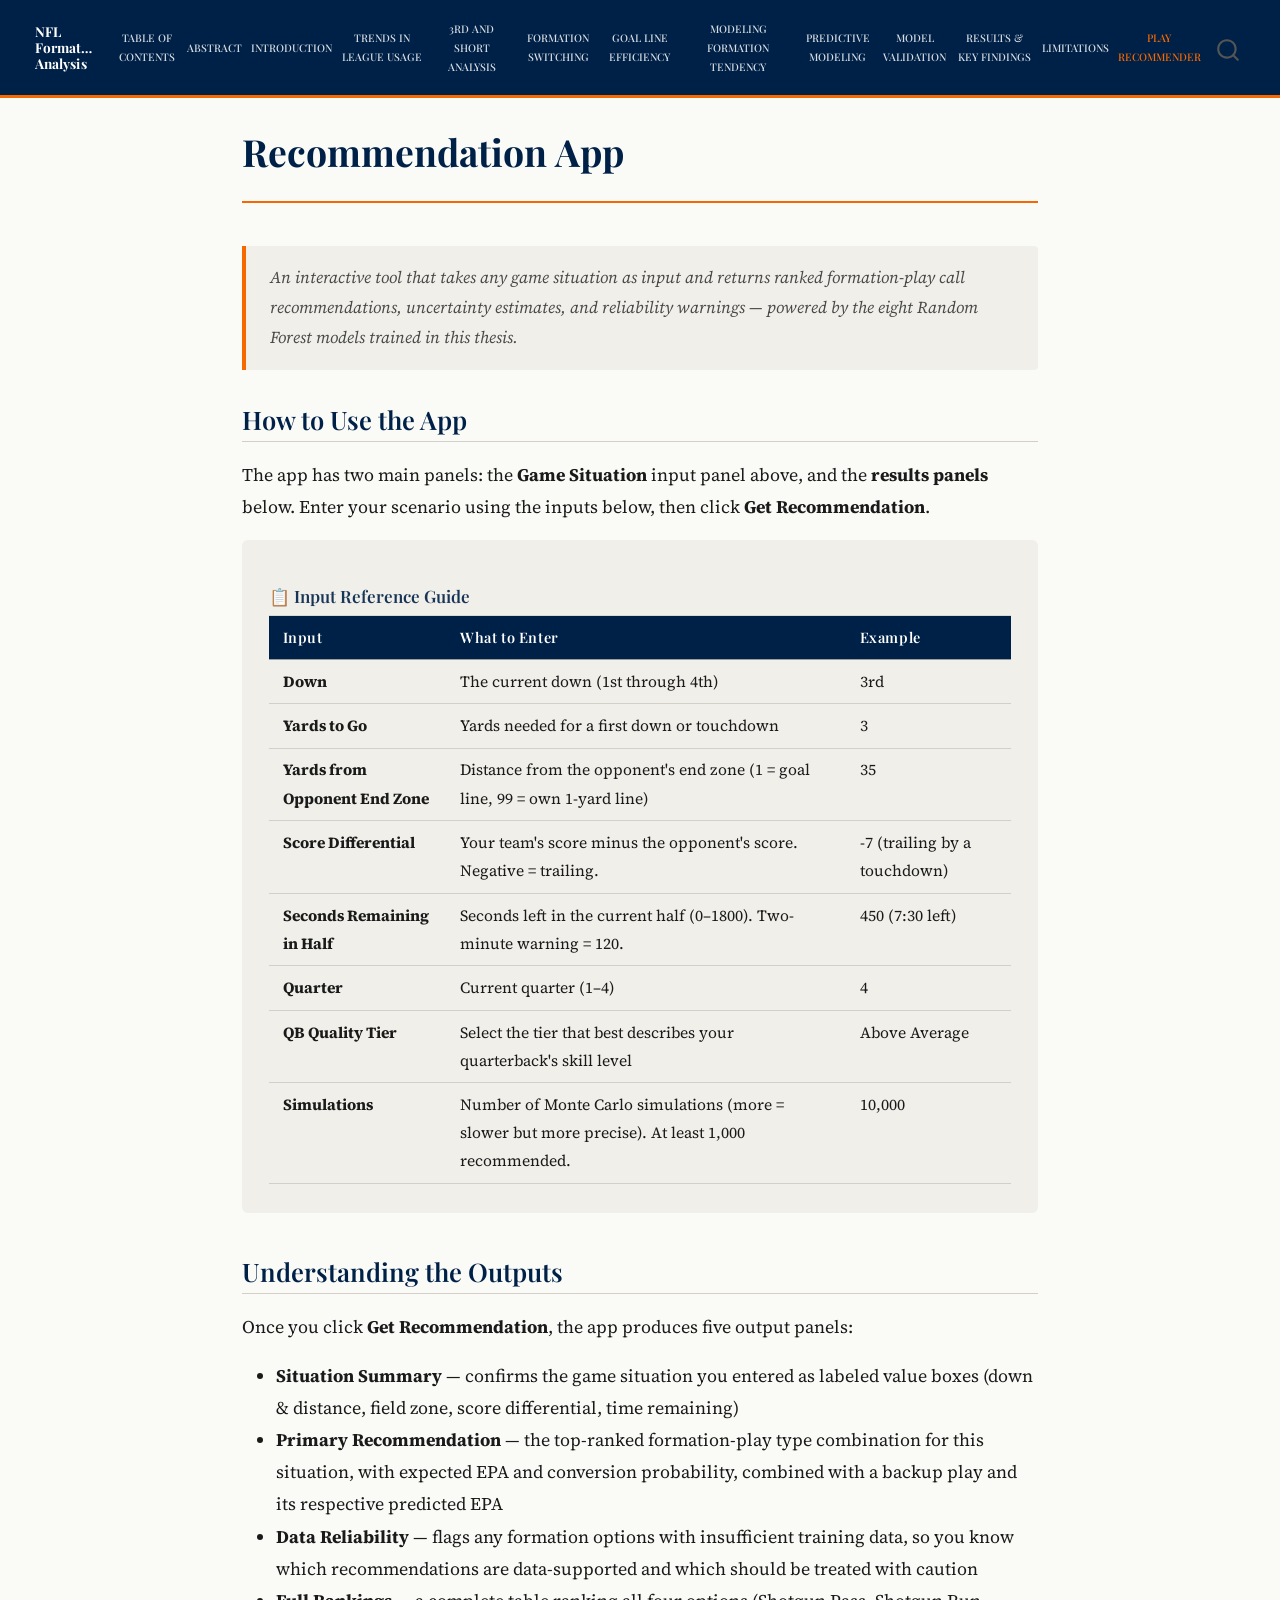
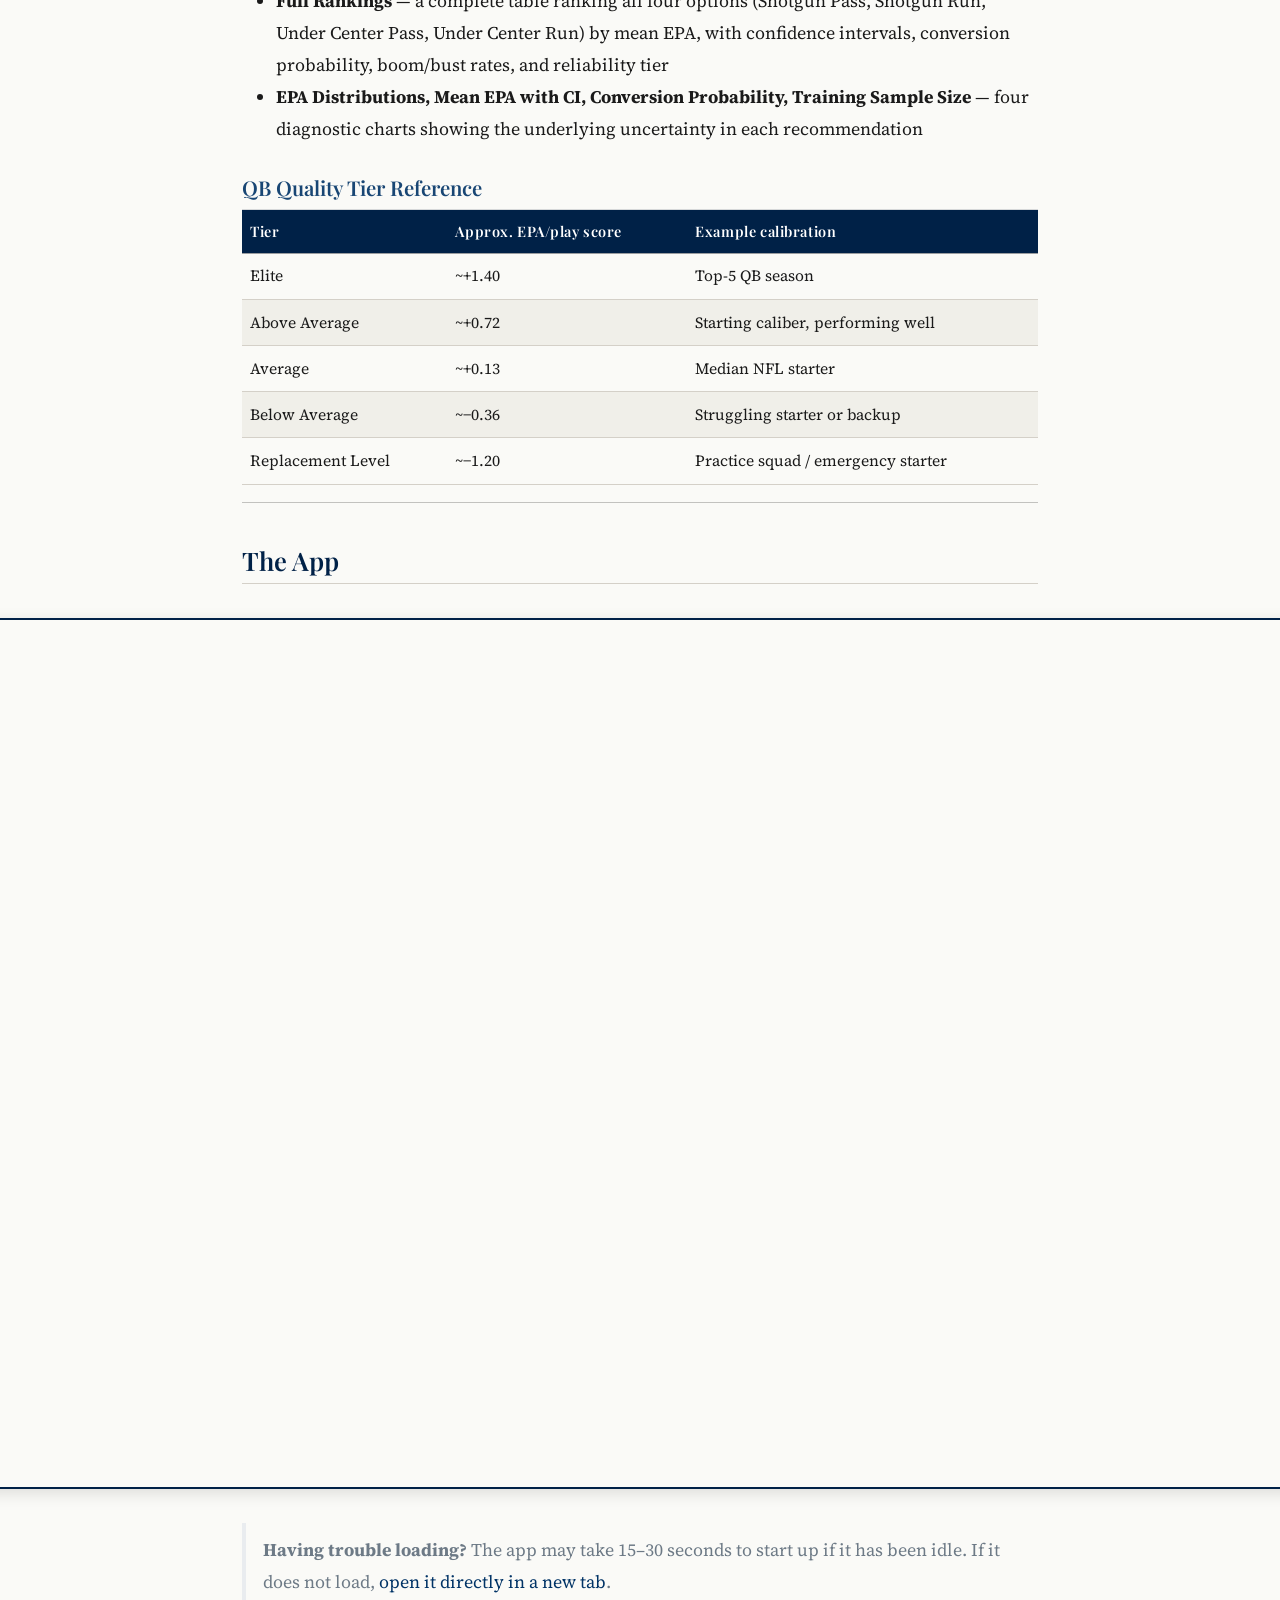
<file: docs/app.html>
<!DOCTYPE html>
<html xmlns="http://www.w3.org/1999/xhtml" lang="en" xml:lang="en"><head>

<meta charset="utf-8">
<meta name="generator" content="quarto-1.8.25">

<meta name="viewport" content="width=device-width, initial-scale=1.0, user-scalable=yes">


<title>Recommendation App – NFL Formation Analysis</title>
<style>
code{white-space: pre-wrap;}
span.smallcaps{font-variant: small-caps;}
div.columns{display: flex; gap: min(4vw, 1.5em);}
div.column{flex: auto; overflow-x: auto;}
div.hanging-indent{margin-left: 1.5em; text-indent: -1.5em;}
ul.task-list{list-style: none;}
ul.task-list li input[type="checkbox"] {
  width: 0.8em;
  margin: 0 0.8em 0.2em -1em; /* quarto-specific, see https://github.com/quarto-dev/quarto-cli/issues/4556 */ 
  vertical-align: middle;
}
</style>


<script src="site_libs/quarto-nav/quarto-nav.js"></script>
<script src="site_libs/quarto-nav/headroom.min.js"></script>
<script src="site_libs/clipboard/clipboard.min.js"></script>
<script src="site_libs/quarto-search/autocomplete.umd.js"></script>
<script src="site_libs/quarto-search/fuse.min.js"></script>
<script src="site_libs/quarto-search/quarto-search.js"></script>
<meta name="quarto:offset" content="./">
<script src="site_libs/quarto-html/quarto.js" type="module"></script>
<script src="site_libs/quarto-html/tabsets/tabsets.js" type="module"></script>
<script src="site_libs/quarto-html/axe/axe-check.js" type="module"></script>
<script src="site_libs/quarto-html/popper.min.js"></script>
<script src="site_libs/quarto-html/tippy.umd.min.js"></script>
<script src="site_libs/quarto-html/anchor.min.js"></script>
<link href="site_libs/quarto-html/tippy.css" rel="stylesheet">
<link href="site_libs/quarto-html/quarto-syntax-highlighting-7b89279ff1a6dce999919e0e67d4d9ec.css" rel="stylesheet" id="quarto-text-highlighting-styles">
<script src="site_libs/bootstrap/bootstrap.min.js"></script>
<link href="site_libs/bootstrap/bootstrap-icons.css" rel="stylesheet">
<link href="site_libs/bootstrap/bootstrap-e31584831b205ffbb2d98406f31c2a5b.min.css" rel="stylesheet" append-hash="true" id="quarto-bootstrap" data-mode="light">
<script id="quarto-search-options" type="application/json">{
  "location": "navbar",
  "copy-button": false,
  "collapse-after": 3,
  "panel-placement": "end",
  "type": "overlay",
  "limit": 50,
  "keyboard-shortcut": [
    "f",
    "/",
    "s"
  ],
  "show-item-context": false,
  "language": {
    "search-no-results-text": "No results",
    "search-matching-documents-text": "matching documents",
    "search-copy-link-title": "Copy link to search",
    "search-hide-matches-text": "Hide additional matches",
    "search-more-match-text": "more match in this document",
    "search-more-matches-text": "more matches in this document",
    "search-clear-button-title": "Clear",
    "search-text-placeholder": "",
    "search-detached-cancel-button-title": "Cancel",
    "search-submit-button-title": "Submit",
    "search-label": "Search"
  }
}</script>


<link rel="stylesheet" href="styles.css">
</head>

<body class="nav-fixed fullcontent quarto-light">

<div id="quarto-search-results"></div>
  <header id="quarto-header" class="headroom fixed-top">
    <nav class="navbar navbar-expand-lg " data-bs-theme="dark">
      <div class="navbar-container container-fluid">
      <div class="navbar-brand-container mx-auto">
    <a href="./index.html" class="navbar-brand navbar-brand-logo">
    </a>
    <a class="navbar-brand" href="./index.html">
    <span class="navbar-title">NFL Formation Analysis</span>
    </a>
  </div>
            <div id="quarto-search" class="" title="Search"></div>
          <button class="navbar-toggler" type="button" data-bs-toggle="collapse" data-bs-target="#navbarCollapse" aria-controls="navbarCollapse" role="menu" aria-expanded="false" aria-label="Toggle navigation" onclick="if (window.quartoToggleHeadroom) { window.quartoToggleHeadroom(); }">
  <span class="navbar-toggler-icon"></span>
</button>
          <div class="collapse navbar-collapse" id="navbarCollapse">
            <ul class="navbar-nav navbar-nav-scroll me-auto">
  <li class="nav-item">
    <a class="nav-link" href="./index.html"> 
<span class="menu-text">Table of Contents</span></a>
  </li>  
  <li class="nav-item">
    <a class="nav-link" href="./abstract.html"> 
<span class="menu-text">Abstract</span></a>
  </li>  
  <li class="nav-item">
    <a class="nav-link" href="./intro.html"> 
<span class="menu-text">Introduction</span></a>
  </li>  
  <li class="nav-item">
    <a class="nav-link" href="./trends.html"> 
<span class="menu-text">Trends in League Usage</span></a>
  </li>  
  <li class="nav-item">
    <a class="nav-link" href="./third_down.html"> 
<span class="menu-text">3rd and Short Analysis</span></a>
  </li>  
  <li class="nav-item">
    <a class="nav-link" href="./case_study.html"> 
<span class="menu-text">Formation Switching</span></a>
  </li>  
  <li class="nav-item">
    <a class="nav-link" href="./goalline.html"> 
<span class="menu-text">Goal Line Efficiency</span></a>
  </li>  
  <li class="nav-item">
    <a class="nav-link" href="./descriptive_models.html"> 
<span class="menu-text">Modeling Formation Tendency</span></a>
  </li>  
  <li class="nav-item">
    <a class="nav-link" href="./predictive_models.html"> 
<span class="menu-text">Predictive Modeling</span></a>
  </li>  
  <li class="nav-item">
    <a class="nav-link" href="./validation.html"> 
<span class="menu-text">Model Validation</span></a>
  </li>  
  <li class="nav-item">
    <a class="nav-link" href="./results.html"> 
<span class="menu-text">Results &amp; Key Findings</span></a>
  </li>  
  <li class="nav-item">
    <a class="nav-link" href="./limitations.html"> 
<span class="menu-text">Limitations</span></a>
  </li>  
  <li class="nav-item">
    <a class="nav-link active" href="./app.html" aria-current="page"> 
<span class="menu-text">Play Recommender</span></a>
  </li>  
</ul>
          </div> <!-- /navcollapse -->
            <div class="quarto-navbar-tools">
</div>
      </div> <!-- /container-fluid -->
    </nav>
</header>
<!-- content -->
<div id="quarto-content" class="quarto-container page-columns page-rows-contents page-layout-article page-navbar">
<!-- sidebar -->
<!-- margin-sidebar -->
    
<!-- main -->
<main class="content" id="quarto-document-content">

<header id="title-block-header" class="quarto-title-block default">
<div class="quarto-title">
<h1 class="title">Recommendation App</h1>
</div>



<div class="quarto-title-meta">

    
  
    
  </div>
  


</header>


<div class="section-intro">
  An interactive tool that takes any game situation as input and returns ranked formation-play call recommendations, uncertainty estimates, and reliability warnings — powered by the eight Random Forest models trained in this thesis.
</div>
<section id="how-to-use-the-app" class="level2">
<h2 class="anchored" data-anchor-id="how-to-use-the-app">How to Use the App</h2>
<p>The app has two main panels: the <strong>Game Situation</strong> input panel above, and the <strong>results panels</strong> below. Enter your scenario using the inputs below, then click <strong>Get Recommendation</strong>.</p>
<div class="input-guide">
  <h4 class="anchored">📋 Input Reference Guide</h4>
  
<table class="caption-top table">
<thead>
<tr class="header" style="background:#002147; color:#fff;">
<th data-quarto-table-cell-role="th" style="text-align: left; padding: 0.5rem 0.8rem;">Input</th>
<th data-quarto-table-cell-role="th" style="text-align: left; padding: 0.5rem 0.8rem;">What to Enter</th>
<th data-quarto-table-cell-role="th" style="text-align: left; padding: 0.5rem 0.8rem;">Example</th>
</tr>
</thead>
<tbody>
<tr class="odd" style="background:#F0EFE9;">
<td style="padding: 0.45rem 0.8rem"><strong>Down</strong></td>
<td style="padding: 0.45rem 0.8rem">The current down (1st through 4th)</td>
<td style="padding: 0.45rem 0.8rem">3rd</td>
</tr>
<tr class="even">
<td style="padding: 0.45rem 0.8rem"><strong>Yards to Go</strong></td>
<td style="padding: 0.45rem 0.8rem">Yards needed for a first down or touchdown</td>
<td style="padding: 0.45rem 0.8rem">3</td>
</tr>
<tr class="odd" style="background:#F0EFE9;">
<td style="padding: 0.45rem 0.8rem"><strong>Yards from Opponent End Zone</strong></td>
<td style="padding: 0.45rem 0.8rem">Distance from the opponent's end zone (1 = goal line, 99 = own 1-yard line)</td>
<td style="padding: 0.45rem 0.8rem">35</td>
</tr>
<tr class="even">
<td style="padding: 0.45rem 0.8rem"><strong>Score Differential</strong></td>
<td style="padding: 0.45rem 0.8rem">Your team's score minus the opponent's score. Negative = trailing.</td>
<td style="padding: 0.45rem 0.8rem">-7 (trailing by a touchdown)</td>
</tr>
<tr class="odd" style="background:#F0EFE9;">
<td style="padding: 0.45rem 0.8rem"><strong>Seconds Remaining in Half</strong></td>
<td style="padding: 0.45rem 0.8rem">Seconds left in the current half (0–1800). Two-minute warning = 120.</td>
<td style="padding: 0.45rem 0.8rem">450 (7:30 left)</td>
</tr>
<tr class="even">
<td style="padding: 0.45rem 0.8rem"><strong>Quarter</strong></td>
<td style="padding: 0.45rem 0.8rem">Current quarter (1–4)</td>
<td style="padding: 0.45rem 0.8rem">4</td>
</tr>
<tr class="odd" style="background:#F0EFE9;">
<td style="padding: 0.45rem 0.8rem"><strong>QB Quality Tier</strong></td>
<td style="padding: 0.45rem 0.8rem">Select the tier that best describes your quarterback's skill level</td>
<td style="padding: 0.45rem 0.8rem">Above Average</td>
</tr>
<tr class="even">
<td style="padding: 0.45rem 0.8rem"><strong>Simulations</strong></td>
<td style="padding: 0.45rem 0.8rem">Number of Monte Carlo simulations (more = slower but more precise). At least 1,000 recommended.</td>
<td style="padding: 0.45rem 0.8rem">10,000</td>
</tr>
</tbody>
</table>

</div>
</section>
<section id="understanding-the-outputs" class="level2">
<h2 class="anchored" data-anchor-id="understanding-the-outputs">Understanding the Outputs</h2>
<p>Once you click <strong>Get Recommendation</strong>, the app produces five output panels:</p>
<ul>
<li><strong>Situation Summary</strong> — confirms the game situation you entered as labeled value boxes (down &amp; distance, field zone, score differential, time remaining)</li>
<li><strong>Primary Recommendation</strong> — the top-ranked formation-play type combination for this situation, with expected EPA and conversion probability, combined with a backup play and its respective predicted EPA</li>
<li><strong>Data Reliability</strong> — flags any formation options with insufficient training data, so you know which recommendations are data-supported and which should be treated with caution</li>
<li><strong>Full Rankings</strong> — a complete table ranking all four options (Shotgun Pass, Shotgun Run, Under Center Pass, Under Center Run) by mean EPA, with confidence intervals, conversion probability, boom/bust rates, and reliability tier</li>
<li><strong>EPA Distributions, Mean EPA with CI, Conversion Probability, Training Sample Size</strong> — four diagnostic charts showing the underlying uncertainty in each recommendation</li>
</ul>
<section id="qb-quality-tier-reference" class="level3">
<h3 class="anchored" data-anchor-id="qb-quality-tier-reference">QB Quality Tier Reference</h3>
<table class="caption-top table">
<thead>
<tr class="header">
<th>Tier</th>
<th>Approx. EPA/play score</th>
<th>Example calibration</th>
</tr>
</thead>
<tbody>
<tr class="odd">
<td>Elite</td>
<td>~+1.40</td>
<td>Top-5 QB season</td>
</tr>
<tr class="even">
<td>Above Average</td>
<td>~+0.72</td>
<td>Starting caliber, performing well</td>
</tr>
<tr class="odd">
<td>Average</td>
<td>~+0.13</td>
<td>Median NFL starter</td>
</tr>
<tr class="even">
<td>Below Average</td>
<td>~−0.36</td>
<td>Struggling starter or backup</td>
</tr>
<tr class="odd">
<td>Replacement Level</td>
<td>~−1.20</td>
<td>Practice squad / emergency starter</td>
</tr>
</tbody>
</table>
<hr>
</section>
</section>
<section id="the-app" class="level2">
<h2 class="anchored" data-anchor-id="the-app">The App</h2>
<!-- 
  DEPLOYMENT INSTRUCTIONS:
  1. Deploy your Shiny app to shinyapps.io via:
       rsconnect::deployApp(appDir = "path/to/your/app", appName = "nfl-formation-recommender")
  2. Copy the URL shinyapps.io assigns (e.g., https://chrisantosiewicz.shinyapps.io/nfl-formation-recommender/)
  3. Replace YOUR_SHINY_APP_URL_HERE below with that URL
-->

<div class="shiny-container">
  <iframe src="https://chrisantosiewicz.shinyapps.io/nfl-formation-recommender/" width="100%" height="850px" frameborder="0" allowfullscreen="">
    <p>Your browser does not support iframes. 
       <a href="https://chrisantosiewicz.shinyapps.io/nfl-formation-recommender/" target="_blank">Open the app directly.</a>
    </p>
  </iframe>
</div>
<blockquote class="blockquote">
<p><strong>Having trouble loading?</strong> The app may take 15–30 seconds to start up if it has been idle. If it does not load, <a href="https://chrisantosiewicz.shinyapps.io/nfl-formation-recommender/" target="_blank">open it directly in a new tab</a>.</p>
</blockquote>


</section>

</main> <!-- /main -->
<script id="quarto-html-after-body" type="application/javascript">
  window.document.addEventListener("DOMContentLoaded", function (event) {
    const icon = "";
    const anchorJS = new window.AnchorJS();
    anchorJS.options = {
      placement: 'right',
      icon: icon
    };
    anchorJS.add('.anchored');
    const isCodeAnnotation = (el) => {
      for (const clz of el.classList) {
        if (clz.startsWith('code-annotation-')) {                     
          return true;
        }
      }
      return false;
    }
    const onCopySuccess = function(e) {
      // button target
      const button = e.trigger;
      // don't keep focus
      button.blur();
      // flash "checked"
      button.classList.add('code-copy-button-checked');
      var currentTitle = button.getAttribute("title");
      button.setAttribute("title", "Copied!");
      let tooltip;
      if (window.bootstrap) {
        button.setAttribute("data-bs-toggle", "tooltip");
        button.setAttribute("data-bs-placement", "left");
        button.setAttribute("data-bs-title", "Copied!");
        tooltip = new bootstrap.Tooltip(button, 
          { trigger: "manual", 
            customClass: "code-copy-button-tooltip",
            offset: [0, -8]});
        tooltip.show();    
      }
      setTimeout(function() {
        if (tooltip) {
          tooltip.hide();
          button.removeAttribute("data-bs-title");
          button.removeAttribute("data-bs-toggle");
          button.removeAttribute("data-bs-placement");
        }
        button.setAttribute("title", currentTitle);
        button.classList.remove('code-copy-button-checked');
      }, 1000);
      // clear code selection
      e.clearSelection();
    }
    const getTextToCopy = function(trigger) {
      const outerScaffold = trigger.parentElement.cloneNode(true);
      const codeEl = outerScaffold.querySelector('code');
      for (const childEl of codeEl.children) {
        if (isCodeAnnotation(childEl)) {
          childEl.remove();
        }
      }
      return codeEl.innerText;
    }
    const clipboard = new window.ClipboardJS('.code-copy-button:not([data-in-quarto-modal])', {
      text: getTextToCopy
    });
    clipboard.on('success', onCopySuccess);
    if (window.document.getElementById('quarto-embedded-source-code-modal')) {
      const clipboardModal = new window.ClipboardJS('.code-copy-button[data-in-quarto-modal]', {
        text: getTextToCopy,
        container: window.document.getElementById('quarto-embedded-source-code-modal')
      });
      clipboardModal.on('success', onCopySuccess);
    }
      var localhostRegex = new RegExp(/^(?:http|https):\/\/localhost\:?[0-9]*\//);
      var mailtoRegex = new RegExp(/^mailto:/);
        var filterRegex = new RegExp('/' + window.location.host + '/');
      var isInternal = (href) => {
          return filterRegex.test(href) || localhostRegex.test(href) || mailtoRegex.test(href);
      }
      // Inspect non-navigation links and adorn them if external
     var links = window.document.querySelectorAll('a[href]:not(.nav-link):not(.navbar-brand):not(.toc-action):not(.sidebar-link):not(.sidebar-item-toggle):not(.pagination-link):not(.no-external):not([aria-hidden]):not(.dropdown-item):not(.quarto-navigation-tool):not(.about-link)');
      for (var i=0; i<links.length; i++) {
        const link = links[i];
        if (!isInternal(link.href)) {
          // undo the damage that might have been done by quarto-nav.js in the case of
          // links that we want to consider external
          if (link.dataset.originalHref !== undefined) {
            link.href = link.dataset.originalHref;
          }
        }
      }
    function tippyHover(el, contentFn, onTriggerFn, onUntriggerFn) {
      const config = {
        allowHTML: true,
        maxWidth: 500,
        delay: 100,
        arrow: false,
        appendTo: function(el) {
            return el.parentElement;
        },
        interactive: true,
        interactiveBorder: 10,
        theme: 'quarto',
        placement: 'bottom-start',
      };
      if (contentFn) {
        config.content = contentFn;
      }
      if (onTriggerFn) {
        config.onTrigger = onTriggerFn;
      }
      if (onUntriggerFn) {
        config.onUntrigger = onUntriggerFn;
      }
      window.tippy(el, config); 
    }
    const noterefs = window.document.querySelectorAll('a[role="doc-noteref"]');
    for (var i=0; i<noterefs.length; i++) {
      const ref = noterefs[i];
      tippyHover(ref, function() {
        // use id or data attribute instead here
        let href = ref.getAttribute('data-footnote-href') || ref.getAttribute('href');
        try { href = new URL(href).hash; } catch {}
        const id = href.replace(/^#\/?/, "");
        const note = window.document.getElementById(id);
        if (note) {
          return note.innerHTML;
        } else {
          return "";
        }
      });
    }
    const xrefs = window.document.querySelectorAll('a.quarto-xref');
    const processXRef = (id, note) => {
      // Strip column container classes
      const stripColumnClz = (el) => {
        el.classList.remove("page-full", "page-columns");
        if (el.children) {
          for (const child of el.children) {
            stripColumnClz(child);
          }
        }
      }
      stripColumnClz(note)
      if (id === null || id.startsWith('sec-')) {
        // Special case sections, only their first couple elements
        const container = document.createElement("div");
        if (note.children && note.children.length > 2) {
          container.appendChild(note.children[0].cloneNode(true));
          for (let i = 1; i < note.children.length; i++) {
            const child = note.children[i];
            if (child.tagName === "P" && child.innerText === "") {
              continue;
            } else {
              container.appendChild(child.cloneNode(true));
              break;
            }
          }
          if (window.Quarto?.typesetMath) {
            window.Quarto.typesetMath(container);
          }
          return container.innerHTML
        } else {
          if (window.Quarto?.typesetMath) {
            window.Quarto.typesetMath(note);
          }
          return note.innerHTML;
        }
      } else {
        // Remove any anchor links if they are present
        const anchorLink = note.querySelector('a.anchorjs-link');
        if (anchorLink) {
          anchorLink.remove();
        }
        if (window.Quarto?.typesetMath) {
          window.Quarto.typesetMath(note);
        }
        if (note.classList.contains("callout")) {
          return note.outerHTML;
        } else {
          return note.innerHTML;
        }
      }
    }
    for (var i=0; i<xrefs.length; i++) {
      const xref = xrefs[i];
      tippyHover(xref, undefined, function(instance) {
        instance.disable();
        let url = xref.getAttribute('href');
        let hash = undefined; 
        if (url.startsWith('#')) {
          hash = url;
        } else {
          try { hash = new URL(url).hash; } catch {}
        }
        if (hash) {
          const id = hash.replace(/^#\/?/, "");
          const note = window.document.getElementById(id);
          if (note !== null) {
            try {
              const html = processXRef(id, note.cloneNode(true));
              instance.setContent(html);
            } finally {
              instance.enable();
              instance.show();
            }
          } else {
            // See if we can fetch this
            fetch(url.split('#')[0])
            .then(res => res.text())
            .then(html => {
              const parser = new DOMParser();
              const htmlDoc = parser.parseFromString(html, "text/html");
              const note = htmlDoc.getElementById(id);
              if (note !== null) {
                const html = processXRef(id, note);
                instance.setContent(html);
              } 
            }).finally(() => {
              instance.enable();
              instance.show();
            });
          }
        } else {
          // See if we can fetch a full url (with no hash to target)
          // This is a special case and we should probably do some content thinning / targeting
          fetch(url)
          .then(res => res.text())
          .then(html => {
            const parser = new DOMParser();
            const htmlDoc = parser.parseFromString(html, "text/html");
            const note = htmlDoc.querySelector('main.content');
            if (note !== null) {
              // This should only happen for chapter cross references
              // (since there is no id in the URL)
              // remove the first header
              if (note.children.length > 0 && note.children[0].tagName === "HEADER") {
                note.children[0].remove();
              }
              const html = processXRef(null, note);
              instance.setContent(html);
            } 
          }).finally(() => {
            instance.enable();
            instance.show();
          });
        }
      }, function(instance) {
      });
    }
        let selectedAnnoteEl;
        const selectorForAnnotation = ( cell, annotation) => {
          let cellAttr = 'data-code-cell="' + cell + '"';
          let lineAttr = 'data-code-annotation="' +  annotation + '"';
          const selector = 'span[' + cellAttr + '][' + lineAttr + ']';
          return selector;
        }
        const selectCodeLines = (annoteEl) => {
          const doc = window.document;
          const targetCell = annoteEl.getAttribute("data-target-cell");
          const targetAnnotation = annoteEl.getAttribute("data-target-annotation");
          const annoteSpan = window.document.querySelector(selectorForAnnotation(targetCell, targetAnnotation));
          const lines = annoteSpan.getAttribute("data-code-lines").split(",");
          const lineIds = lines.map((line) => {
            return targetCell + "-" + line;
          })
          let top = null;
          let height = null;
          let parent = null;
          if (lineIds.length > 0) {
              //compute the position of the single el (top and bottom and make a div)
              const el = window.document.getElementById(lineIds[0]);
              top = el.offsetTop;
              height = el.offsetHeight;
              parent = el.parentElement.parentElement;
            if (lineIds.length > 1) {
              const lastEl = window.document.getElementById(lineIds[lineIds.length - 1]);
              const bottom = lastEl.offsetTop + lastEl.offsetHeight;
              height = bottom - top;
            }
            if (top !== null && height !== null && parent !== null) {
              // cook up a div (if necessary) and position it 
              let div = window.document.getElementById("code-annotation-line-highlight");
              if (div === null) {
                div = window.document.createElement("div");
                div.setAttribute("id", "code-annotation-line-highlight");
                div.style.position = 'absolute';
                parent.appendChild(div);
              }
              div.style.top = top - 2 + "px";
              div.style.height = height + 4 + "px";
              div.style.left = 0;
              let gutterDiv = window.document.getElementById("code-annotation-line-highlight-gutter");
              if (gutterDiv === null) {
                gutterDiv = window.document.createElement("div");
                gutterDiv.setAttribute("id", "code-annotation-line-highlight-gutter");
                gutterDiv.style.position = 'absolute';
                const codeCell = window.document.getElementById(targetCell);
                const gutter = codeCell.querySelector('.code-annotation-gutter');
                gutter.appendChild(gutterDiv);
              }
              gutterDiv.style.top = top - 2 + "px";
              gutterDiv.style.height = height + 4 + "px";
            }
            selectedAnnoteEl = annoteEl;
          }
        };
        const unselectCodeLines = () => {
          const elementsIds = ["code-annotation-line-highlight", "code-annotation-line-highlight-gutter"];
          elementsIds.forEach((elId) => {
            const div = window.document.getElementById(elId);
            if (div) {
              div.remove();
            }
          });
          selectedAnnoteEl = undefined;
        };
          // Handle positioning of the toggle
      window.addEventListener(
        "resize",
        throttle(() => {
          elRect = undefined;
          if (selectedAnnoteEl) {
            selectCodeLines(selectedAnnoteEl);
          }
        }, 10)
      );
      function throttle(fn, ms) {
      let throttle = false;
      let timer;
        return (...args) => {
          if(!throttle) { // first call gets through
              fn.apply(this, args);
              throttle = true;
          } else { // all the others get throttled
              if(timer) clearTimeout(timer); // cancel #2
              timer = setTimeout(() => {
                fn.apply(this, args);
                timer = throttle = false;
              }, ms);
          }
        };
      }
        // Attach click handler to the DT
        const annoteDls = window.document.querySelectorAll('dt[data-target-cell]');
        for (const annoteDlNode of annoteDls) {
          annoteDlNode.addEventListener('click', (event) => {
            const clickedEl = event.target;
            if (clickedEl !== selectedAnnoteEl) {
              unselectCodeLines();
              const activeEl = window.document.querySelector('dt[data-target-cell].code-annotation-active');
              if (activeEl) {
                activeEl.classList.remove('code-annotation-active');
              }
              selectCodeLines(clickedEl);
              clickedEl.classList.add('code-annotation-active');
            } else {
              // Unselect the line
              unselectCodeLines();
              clickedEl.classList.remove('code-annotation-active');
            }
          });
        }
    const findCites = (el) => {
      const parentEl = el.parentElement;
      if (parentEl) {
        const cites = parentEl.dataset.cites;
        if (cites) {
          return {
            el,
            cites: cites.split(' ')
          };
        } else {
          return findCites(el.parentElement)
        }
      } else {
        return undefined;
      }
    };
    var bibliorefs = window.document.querySelectorAll('a[role="doc-biblioref"]');
    for (var i=0; i<bibliorefs.length; i++) {
      const ref = bibliorefs[i];
      const citeInfo = findCites(ref);
      if (citeInfo) {
        tippyHover(citeInfo.el, function() {
          var popup = window.document.createElement('div');
          citeInfo.cites.forEach(function(cite) {
            var citeDiv = window.document.createElement('div');
            citeDiv.classList.add('hanging-indent');
            citeDiv.classList.add('csl-entry');
            var biblioDiv = window.document.getElementById('ref-' + cite);
            if (biblioDiv) {
              citeDiv.innerHTML = biblioDiv.innerHTML;
            }
            popup.appendChild(citeDiv);
          });
          return popup.innerHTML;
        });
      }
    }
  });
  </script>
</div> <!-- /content -->




</body></html>
</file>
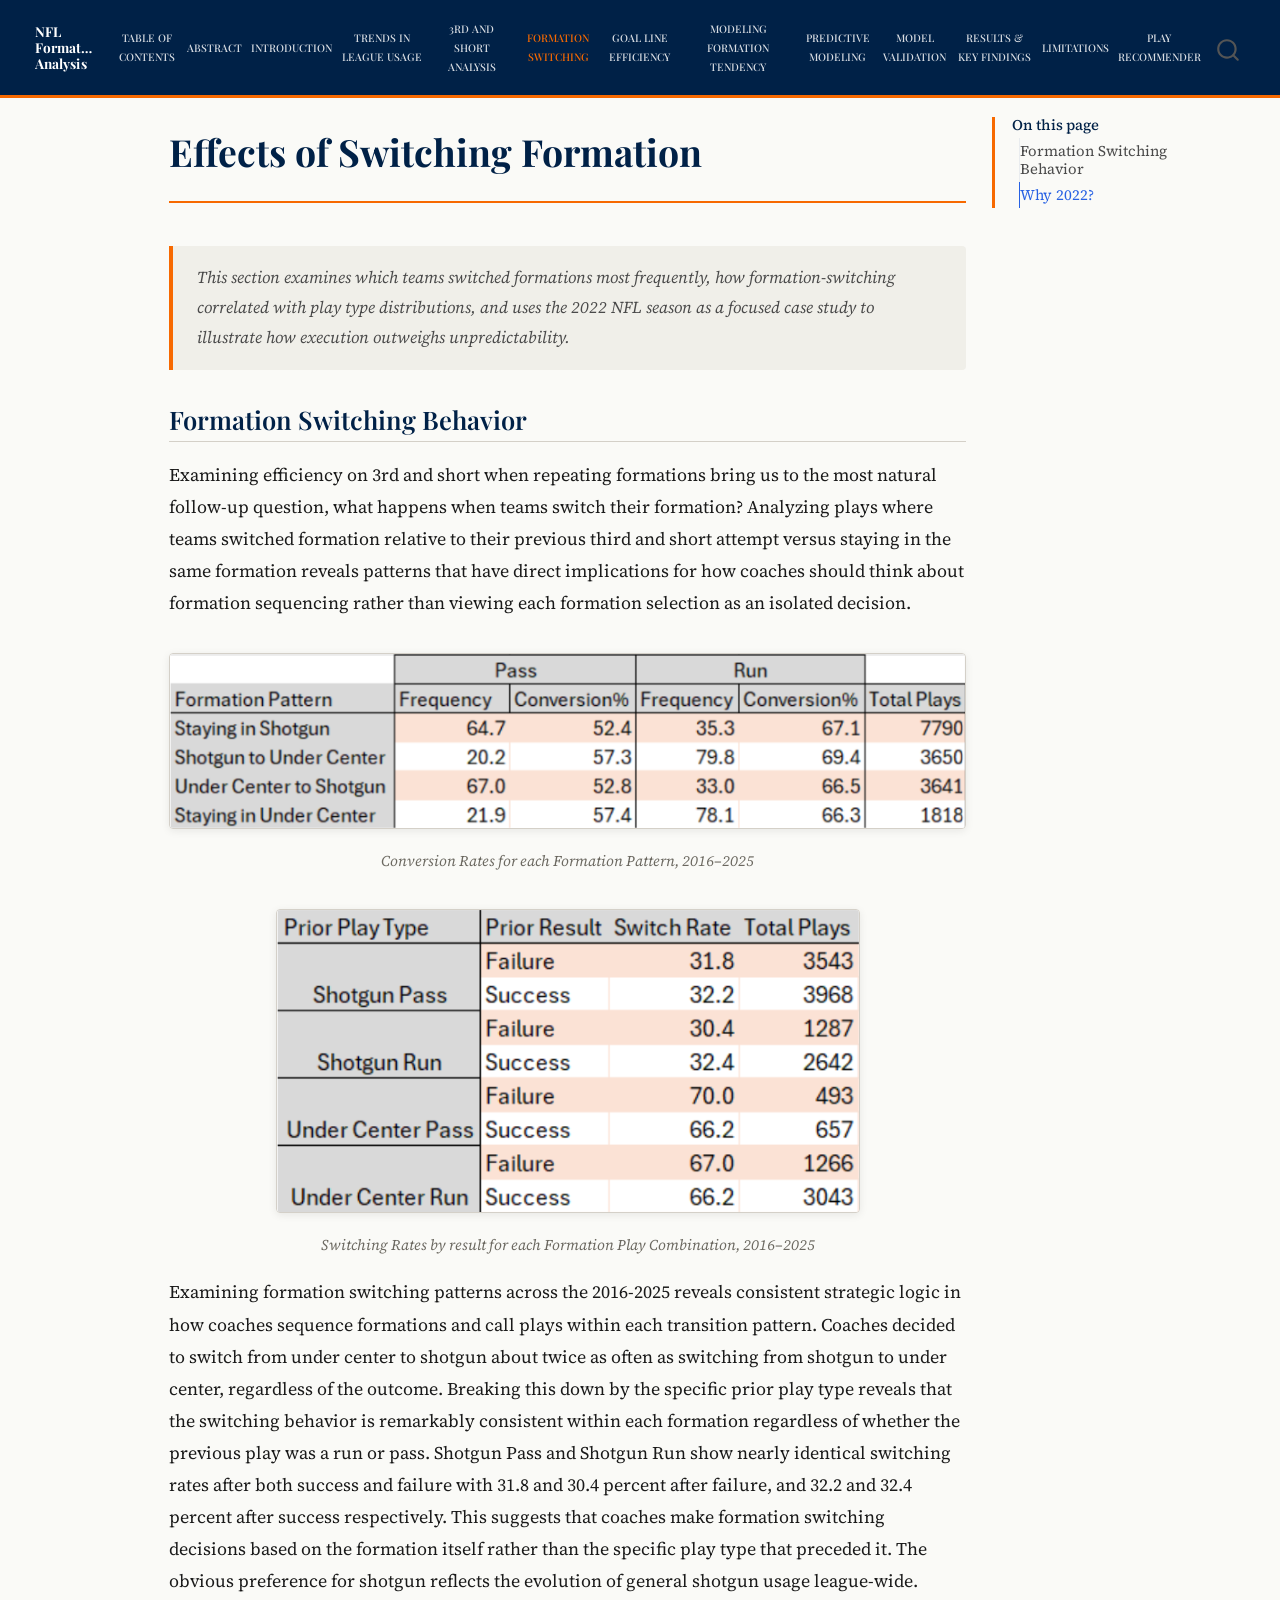
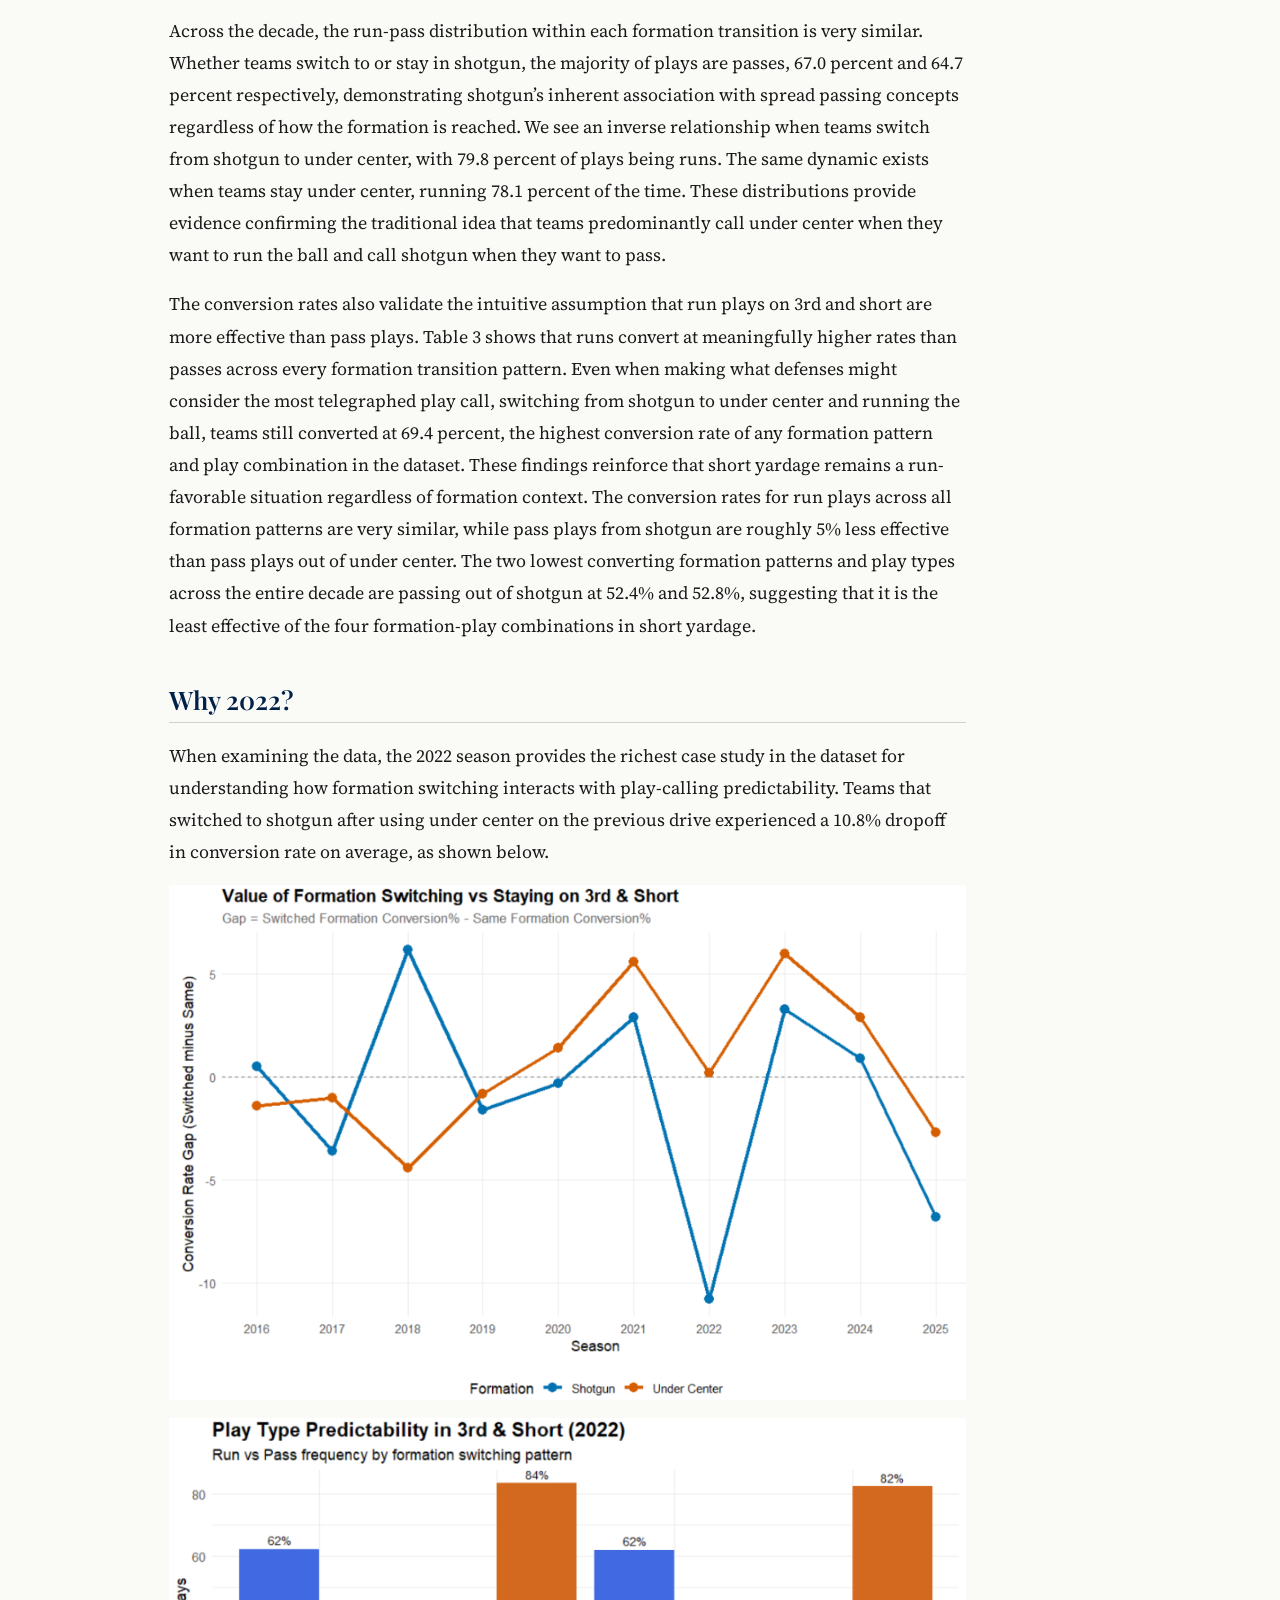
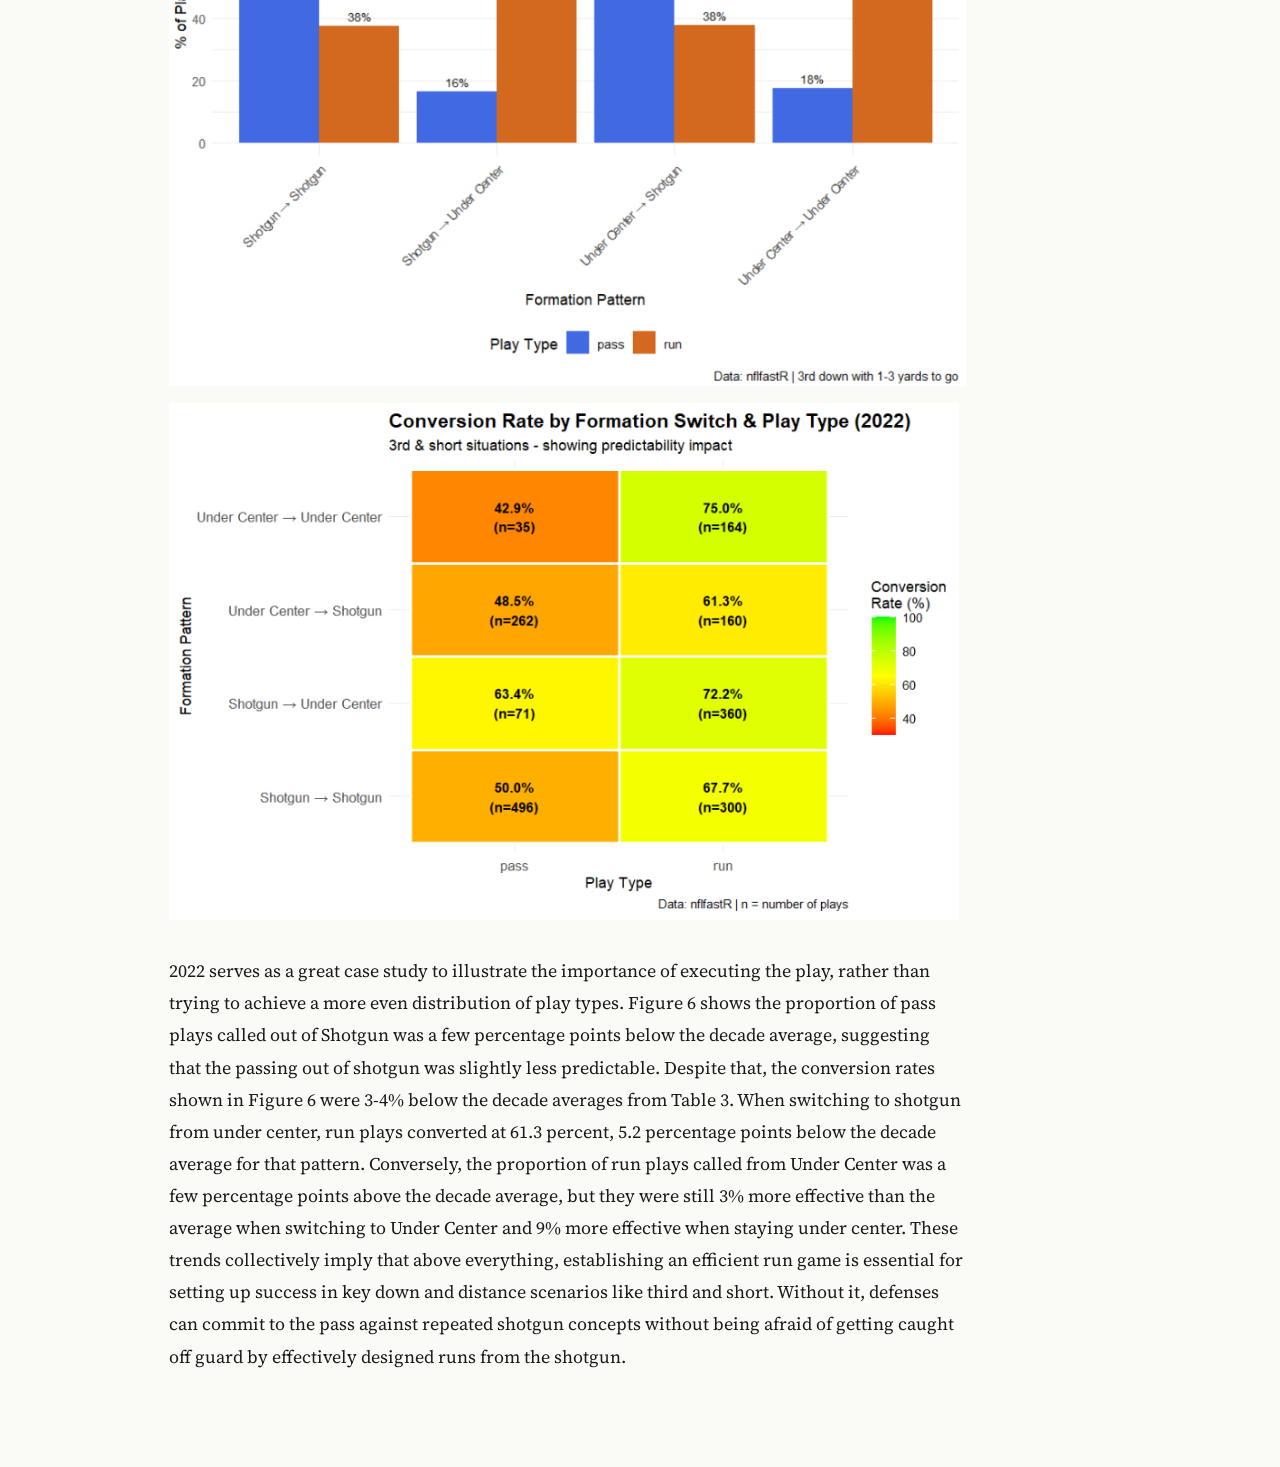
<file: docs/case_study.html>
<!DOCTYPE html>
<html xmlns="http://www.w3.org/1999/xhtml" lang="en" xml:lang="en"><head>

<meta charset="utf-8">
<meta name="generator" content="quarto-1.8.25">

<meta name="viewport" content="width=device-width, initial-scale=1.0, user-scalable=yes">


<title>Effects of Switching Formation – NFL Formation Analysis</title>
<style>
code{white-space: pre-wrap;}
span.smallcaps{font-variant: small-caps;}
div.columns{display: flex; gap: min(4vw, 1.5em);}
div.column{flex: auto; overflow-x: auto;}
div.hanging-indent{margin-left: 1.5em; text-indent: -1.5em;}
ul.task-list{list-style: none;}
ul.task-list li input[type="checkbox"] {
  width: 0.8em;
  margin: 0 0.8em 0.2em -1em; /* quarto-specific, see https://github.com/quarto-dev/quarto-cli/issues/4556 */ 
  vertical-align: middle;
}
</style>


<script src="site_libs/quarto-nav/quarto-nav.js"></script>
<script src="site_libs/quarto-nav/headroom.min.js"></script>
<script src="site_libs/clipboard/clipboard.min.js"></script>
<script src="site_libs/quarto-search/autocomplete.umd.js"></script>
<script src="site_libs/quarto-search/fuse.min.js"></script>
<script src="site_libs/quarto-search/quarto-search.js"></script>
<meta name="quarto:offset" content="./">
<script src="site_libs/quarto-html/quarto.js" type="module"></script>
<script src="site_libs/quarto-html/tabsets/tabsets.js" type="module"></script>
<script src="site_libs/quarto-html/axe/axe-check.js" type="module"></script>
<script src="site_libs/quarto-html/popper.min.js"></script>
<script src="site_libs/quarto-html/tippy.umd.min.js"></script>
<script src="site_libs/quarto-html/anchor.min.js"></script>
<link href="site_libs/quarto-html/tippy.css" rel="stylesheet">
<link href="site_libs/quarto-html/quarto-syntax-highlighting-7b89279ff1a6dce999919e0e67d4d9ec.css" rel="stylesheet" id="quarto-text-highlighting-styles">
<script src="site_libs/bootstrap/bootstrap.min.js"></script>
<link href="site_libs/bootstrap/bootstrap-icons.css" rel="stylesheet">
<link href="site_libs/bootstrap/bootstrap-e31584831b205ffbb2d98406f31c2a5b.min.css" rel="stylesheet" append-hash="true" id="quarto-bootstrap" data-mode="light">
<script id="quarto-search-options" type="application/json">{
  "location": "navbar",
  "copy-button": false,
  "collapse-after": 3,
  "panel-placement": "end",
  "type": "overlay",
  "limit": 50,
  "keyboard-shortcut": [
    "f",
    "/",
    "s"
  ],
  "show-item-context": false,
  "language": {
    "search-no-results-text": "No results",
    "search-matching-documents-text": "matching documents",
    "search-copy-link-title": "Copy link to search",
    "search-hide-matches-text": "Hide additional matches",
    "search-more-match-text": "more match in this document",
    "search-more-matches-text": "more matches in this document",
    "search-clear-button-title": "Clear",
    "search-text-placeholder": "",
    "search-detached-cancel-button-title": "Cancel",
    "search-submit-button-title": "Submit",
    "search-label": "Search"
  }
}</script>


<link rel="stylesheet" href="styles.css">
</head>

<body class="nav-fixed quarto-light">

<div id="quarto-search-results"></div>
  <header id="quarto-header" class="headroom fixed-top">
    <nav class="navbar navbar-expand-lg " data-bs-theme="dark">
      <div class="navbar-container container-fluid">
      <div class="navbar-brand-container mx-auto">
    <a href="./index.html" class="navbar-brand navbar-brand-logo">
    </a>
    <a class="navbar-brand" href="./index.html">
    <span class="navbar-title">NFL Formation Analysis</span>
    </a>
  </div>
            <div id="quarto-search" class="" title="Search"></div>
          <button class="navbar-toggler" type="button" data-bs-toggle="collapse" data-bs-target="#navbarCollapse" aria-controls="navbarCollapse" role="menu" aria-expanded="false" aria-label="Toggle navigation" onclick="if (window.quartoToggleHeadroom) { window.quartoToggleHeadroom(); }">
  <span class="navbar-toggler-icon"></span>
</button>
          <div class="collapse navbar-collapse" id="navbarCollapse">
            <ul class="navbar-nav navbar-nav-scroll me-auto">
  <li class="nav-item">
    <a class="nav-link" href="./index.html"> 
<span class="menu-text">Table of Contents</span></a>
  </li>  
  <li class="nav-item">
    <a class="nav-link" href="./abstract.html"> 
<span class="menu-text">Abstract</span></a>
  </li>  
  <li class="nav-item">
    <a class="nav-link" href="./intro.html"> 
<span class="menu-text">Introduction</span></a>
  </li>  
  <li class="nav-item">
    <a class="nav-link" href="./trends.html"> 
<span class="menu-text">Trends in League Usage</span></a>
  </li>  
  <li class="nav-item">
    <a class="nav-link" href="./third_down.html"> 
<span class="menu-text">3rd and Short Analysis</span></a>
  </li>  
  <li class="nav-item">
    <a class="nav-link active" href="./case_study.html" aria-current="page"> 
<span class="menu-text">Formation Switching</span></a>
  </li>  
  <li class="nav-item">
    <a class="nav-link" href="./goalline.html"> 
<span class="menu-text">Goal Line Efficiency</span></a>
  </li>  
  <li class="nav-item">
    <a class="nav-link" href="./descriptive_models.html"> 
<span class="menu-text">Modeling Formation Tendency</span></a>
  </li>  
  <li class="nav-item">
    <a class="nav-link" href="./predictive_models.html"> 
<span class="menu-text">Predictive Modeling</span></a>
  </li>  
  <li class="nav-item">
    <a class="nav-link" href="./validation.html"> 
<span class="menu-text">Model Validation</span></a>
  </li>  
  <li class="nav-item">
    <a class="nav-link" href="./results.html"> 
<span class="menu-text">Results &amp; Key Findings</span></a>
  </li>  
  <li class="nav-item">
    <a class="nav-link" href="./limitations.html"> 
<span class="menu-text">Limitations</span></a>
  </li>  
  <li class="nav-item">
    <a class="nav-link" href="./app.html"> 
<span class="menu-text">Play Recommender</span></a>
  </li>  
</ul>
          </div> <!-- /navcollapse -->
            <div class="quarto-navbar-tools">
</div>
      </div> <!-- /container-fluid -->
    </nav>
</header>
<!-- content -->
<div id="quarto-content" class="quarto-container page-columns page-rows-contents page-layout-article page-navbar">
<!-- sidebar -->
<!-- margin-sidebar -->
    <div id="quarto-margin-sidebar" class="sidebar margin-sidebar">
        <nav id="TOC" role="doc-toc" class="toc-active">
    <h2 id="toc-title">On this page</h2>
   
  <ul>
  <li><a href="#formation-switching-behavior" id="toc-formation-switching-behavior" class="nav-link active" data-scroll-target="#formation-switching-behavior">Formation Switching Behavior</a></li>
  <li><a href="#why-2022" id="toc-why-2022" class="nav-link" data-scroll-target="#why-2022">Why 2022?</a></li>
  </ul>
</nav>
    </div>
<!-- main -->
<main class="content" id="quarto-document-content">

<header id="title-block-header" class="quarto-title-block default">
<div class="quarto-title">
<h1 class="title">Effects of Switching Formation</h1>
</div>



<div class="quarto-title-meta">

    
  
    
  </div>
  


</header>


<div class="section-intro">
  This section examines which teams switched formations most frequently, how formation-switching correlated with play type distributions, and uses the 2022 NFL season as a focused case study to illustrate how execution outweighs unpredictability. 
</div>
<section id="formation-switching-behavior" class="level2">
<h2 class="anchored" data-anchor-id="formation-switching-behavior">Formation Switching Behavior</h2>
<p>Examining efficiency on 3rd and short when repeating formations bring us to the most natural follow-up question, what happens when teams switch their formation? Analyzing plays where teams switched formation relative to their previous third and short attempt versus staying in the same formation reveals patterns that have direct implications for how coaches should think about formation sequencing rather than viewing each formation selection as an isolated decision.</p>
<div class="quarto-figure quarto-figure-center">
<figure class="figure">
<p><img src="images/formation-switching-efficiency.png" class="img-fluid figure-img"></p>
<figcaption>Conversion Rates for each Formation Pattern, 2016–2025</figcaption>
</figure>
</div>
<div class="quarto-figure quarto-figure-center">
<figure class="figure">
<p><img src="images/formation-switching-result.png" class="img-fluid figure-img"></p>
<figcaption>Switching Rates by result for each Formation Play Combination, 2016–2025</figcaption>
</figure>
</div>
<p>Examining formation switching patterns across the 2016-2025 reveals consistent strategic logic in how coaches sequence formations and call plays within each transition pattern. Coaches decided to switch from under center to shotgun about twice as often as switching from shotgun to under center, regardless of the outcome. Breaking this down by the specific prior play type reveals that the switching behavior is remarkably consistent within each formation regardless of whether the previous play was a run or pass. Shotgun Pass and Shotgun Run show nearly identical switching rates after both success and failure with 31.8 and 30.4 percent after failure, and 32.2 and 32.4 percent after success respectively. This suggests that coaches make formation switching decisions based on the formation itself rather than the specific play type that preceded it. The obvious preference for shotgun reflects the evolution of general shotgun usage league-wide.</p>
<p>Across the decade, the run-pass distribution within each formation transition is very similar. Whether teams switch to or stay in shotgun, the majority of plays are passes, 67.0 percent and 64.7 percent respectively, demonstrating shotgun’s inherent association with spread passing concepts regardless of how the formation is reached. We see an inverse relationship when teams switch from shotgun to under center, with 79.8 percent of plays being runs. The same dynamic exists when teams stay under center, running 78.1 percent of the time. These distributions provide evidence confirming the traditional idea that teams predominantly call under center when they want to run the ball and call shotgun when they want to pass.</p>
<p>The conversion rates also validate the intuitive assumption that run plays on 3rd and short are more effective than pass plays. Table 3 shows that runs convert at meaningfully higher rates than passes across every formation transition pattern. Even when making what defenses might consider the most telegraphed play call, switching from shotgun to under center and running the ball, teams still converted at 69.4 percent, the highest conversion rate of any formation pattern and play combination in the dataset. These findings reinforce that short yardage remains a run-favorable situation regardless of formation context. The conversion rates for run plays across all formation patterns are very similar, while pass plays from shotgun are roughly 5% less effective than pass plays out of under center. The two lowest converting formation patterns and play types across the entire decade are passing out of shotgun at 52.4% and 52.8%, suggesting that it is the least effective of the four formation-play combinations in short yardage.</p>
</section>
<section id="why-2022" class="level2">
<h2 class="anchored" data-anchor-id="why-2022">Why 2022?</h2>
<p>When examining the data, the 2022 season provides the richest case study in the dataset for understanding how formation switching interacts with play-calling predictability. Teams that switched to shotgun after using under center on the previous drive experienced a 10.8% dropoff in conversion rate on average, as shown below.</p>
<p><img src="images/formation-switching.png" class="img-fluid quarto-figure quarto-figure-center" alt="Effect of Switching Formation on Conversion Rate, 2016–2025"> <img src="images/playtype-predictability.png" class="img-fluid quarto-figure quarto-figure-center" alt="Play Type Distribution by Formation Pattern, 2022"> <img src="images/3rdshort-conversion-heatmap.png" class="img-fluid quarto-figure quarto-figure-center" alt="Conversion Rate Heatmap by Formation Pattern and Play Type,2022"></p>
<p>2022 serves as a great case study to illustrate the importance of executing the play, rather than trying to achieve a more even distribution of play types. Figure 6 shows the proportion of pass plays called out of Shotgun was a few percentage points below the decade average, suggesting that the passing out of shotgun was slightly less predictable. Despite that, the conversion rates shown in Figure 6 were 3-4% below the decade averages from Table 3. When switching to shotgun from under center, run plays converted at 61.3 percent, 5.2 percentage points below the decade average for that pattern. Conversely, the proportion of run plays called from Under Center was a few percentage points above the decade average, but they were still 3% more effective than the average when switching to Under Center and 9% more effective when staying under center. These trends collectively imply that above everything, establishing an efficient run game is essential for setting up success in key down and distance scenarios like third and short. Without it, defenses can commit to the pass against repeated shotgun concepts without being afraid of getting caught off guard by effectively designed runs from the shotgun.</p>


</section>

</main> <!-- /main -->
<script id="quarto-html-after-body" type="application/javascript">
  window.document.addEventListener("DOMContentLoaded", function (event) {
    const icon = "";
    const anchorJS = new window.AnchorJS();
    anchorJS.options = {
      placement: 'right',
      icon: icon
    };
    anchorJS.add('.anchored');
    const isCodeAnnotation = (el) => {
      for (const clz of el.classList) {
        if (clz.startsWith('code-annotation-')) {                     
          return true;
        }
      }
      return false;
    }
    const onCopySuccess = function(e) {
      // button target
      const button = e.trigger;
      // don't keep focus
      button.blur();
      // flash "checked"
      button.classList.add('code-copy-button-checked');
      var currentTitle = button.getAttribute("title");
      button.setAttribute("title", "Copied!");
      let tooltip;
      if (window.bootstrap) {
        button.setAttribute("data-bs-toggle", "tooltip");
        button.setAttribute("data-bs-placement", "left");
        button.setAttribute("data-bs-title", "Copied!");
        tooltip = new bootstrap.Tooltip(button, 
          { trigger: "manual", 
            customClass: "code-copy-button-tooltip",
            offset: [0, -8]});
        tooltip.show();    
      }
      setTimeout(function() {
        if (tooltip) {
          tooltip.hide();
          button.removeAttribute("data-bs-title");
          button.removeAttribute("data-bs-toggle");
          button.removeAttribute("data-bs-placement");
        }
        button.setAttribute("title", currentTitle);
        button.classList.remove('code-copy-button-checked');
      }, 1000);
      // clear code selection
      e.clearSelection();
    }
    const getTextToCopy = function(trigger) {
      const outerScaffold = trigger.parentElement.cloneNode(true);
      const codeEl = outerScaffold.querySelector('code');
      for (const childEl of codeEl.children) {
        if (isCodeAnnotation(childEl)) {
          childEl.remove();
        }
      }
      return codeEl.innerText;
    }
    const clipboard = new window.ClipboardJS('.code-copy-button:not([data-in-quarto-modal])', {
      text: getTextToCopy
    });
    clipboard.on('success', onCopySuccess);
    if (window.document.getElementById('quarto-embedded-source-code-modal')) {
      const clipboardModal = new window.ClipboardJS('.code-copy-button[data-in-quarto-modal]', {
        text: getTextToCopy,
        container: window.document.getElementById('quarto-embedded-source-code-modal')
      });
      clipboardModal.on('success', onCopySuccess);
    }
      var localhostRegex = new RegExp(/^(?:http|https):\/\/localhost\:?[0-9]*\//);
      var mailtoRegex = new RegExp(/^mailto:/);
        var filterRegex = new RegExp('/' + window.location.host + '/');
      var isInternal = (href) => {
          return filterRegex.test(href) || localhostRegex.test(href) || mailtoRegex.test(href);
      }
      // Inspect non-navigation links and adorn them if external
     var links = window.document.querySelectorAll('a[href]:not(.nav-link):not(.navbar-brand):not(.toc-action):not(.sidebar-link):not(.sidebar-item-toggle):not(.pagination-link):not(.no-external):not([aria-hidden]):not(.dropdown-item):not(.quarto-navigation-tool):not(.about-link)');
      for (var i=0; i<links.length; i++) {
        const link = links[i];
        if (!isInternal(link.href)) {
          // undo the damage that might have been done by quarto-nav.js in the case of
          // links that we want to consider external
          if (link.dataset.originalHref !== undefined) {
            link.href = link.dataset.originalHref;
          }
        }
      }
    function tippyHover(el, contentFn, onTriggerFn, onUntriggerFn) {
      const config = {
        allowHTML: true,
        maxWidth: 500,
        delay: 100,
        arrow: false,
        appendTo: function(el) {
            return el.parentElement;
        },
        interactive: true,
        interactiveBorder: 10,
        theme: 'quarto',
        placement: 'bottom-start',
      };
      if (contentFn) {
        config.content = contentFn;
      }
      if (onTriggerFn) {
        config.onTrigger = onTriggerFn;
      }
      if (onUntriggerFn) {
        config.onUntrigger = onUntriggerFn;
      }
      window.tippy(el, config); 
    }
    const noterefs = window.document.querySelectorAll('a[role="doc-noteref"]');
    for (var i=0; i<noterefs.length; i++) {
      const ref = noterefs[i];
      tippyHover(ref, function() {
        // use id or data attribute instead here
        let href = ref.getAttribute('data-footnote-href') || ref.getAttribute('href');
        try { href = new URL(href).hash; } catch {}
        const id = href.replace(/^#\/?/, "");
        const note = window.document.getElementById(id);
        if (note) {
          return note.innerHTML;
        } else {
          return "";
        }
      });
    }
    const xrefs = window.document.querySelectorAll('a.quarto-xref');
    const processXRef = (id, note) => {
      // Strip column container classes
      const stripColumnClz = (el) => {
        el.classList.remove("page-full", "page-columns");
        if (el.children) {
          for (const child of el.children) {
            stripColumnClz(child);
          }
        }
      }
      stripColumnClz(note)
      if (id === null || id.startsWith('sec-')) {
        // Special case sections, only their first couple elements
        const container = document.createElement("div");
        if (note.children && note.children.length > 2) {
          container.appendChild(note.children[0].cloneNode(true));
          for (let i = 1; i < note.children.length; i++) {
            const child = note.children[i];
            if (child.tagName === "P" && child.innerText === "") {
              continue;
            } else {
              container.appendChild(child.cloneNode(true));
              break;
            }
          }
          if (window.Quarto?.typesetMath) {
            window.Quarto.typesetMath(container);
          }
          return container.innerHTML
        } else {
          if (window.Quarto?.typesetMath) {
            window.Quarto.typesetMath(note);
          }
          return note.innerHTML;
        }
      } else {
        // Remove any anchor links if they are present
        const anchorLink = note.querySelector('a.anchorjs-link');
        if (anchorLink) {
          anchorLink.remove();
        }
        if (window.Quarto?.typesetMath) {
          window.Quarto.typesetMath(note);
        }
        if (note.classList.contains("callout")) {
          return note.outerHTML;
        } else {
          return note.innerHTML;
        }
      }
    }
    for (var i=0; i<xrefs.length; i++) {
      const xref = xrefs[i];
      tippyHover(xref, undefined, function(instance) {
        instance.disable();
        let url = xref.getAttribute('href');
        let hash = undefined; 
        if (url.startsWith('#')) {
          hash = url;
        } else {
          try { hash = new URL(url).hash; } catch {}
        }
        if (hash) {
          const id = hash.replace(/^#\/?/, "");
          const note = window.document.getElementById(id);
          if (note !== null) {
            try {
              const html = processXRef(id, note.cloneNode(true));
              instance.setContent(html);
            } finally {
              instance.enable();
              instance.show();
            }
          } else {
            // See if we can fetch this
            fetch(url.split('#')[0])
            .then(res => res.text())
            .then(html => {
              const parser = new DOMParser();
              const htmlDoc = parser.parseFromString(html, "text/html");
              const note = htmlDoc.getElementById(id);
              if (note !== null) {
                const html = processXRef(id, note);
                instance.setContent(html);
              } 
            }).finally(() => {
              instance.enable();
              instance.show();
            });
          }
        } else {
          // See if we can fetch a full url (with no hash to target)
          // This is a special case and we should probably do some content thinning / targeting
          fetch(url)
          .then(res => res.text())
          .then(html => {
            const parser = new DOMParser();
            const htmlDoc = parser.parseFromString(html, "text/html");
            const note = htmlDoc.querySelector('main.content');
            if (note !== null) {
              // This should only happen for chapter cross references
              // (since there is no id in the URL)
              // remove the first header
              if (note.children.length > 0 && note.children[0].tagName === "HEADER") {
                note.children[0].remove();
              }
              const html = processXRef(null, note);
              instance.setContent(html);
            } 
          }).finally(() => {
            instance.enable();
            instance.show();
          });
        }
      }, function(instance) {
      });
    }
        let selectedAnnoteEl;
        const selectorForAnnotation = ( cell, annotation) => {
          let cellAttr = 'data-code-cell="' + cell + '"';
          let lineAttr = 'data-code-annotation="' +  annotation + '"';
          const selector = 'span[' + cellAttr + '][' + lineAttr + ']';
          return selector;
        }
        const selectCodeLines = (annoteEl) => {
          const doc = window.document;
          const targetCell = annoteEl.getAttribute("data-target-cell");
          const targetAnnotation = annoteEl.getAttribute("data-target-annotation");
          const annoteSpan = window.document.querySelector(selectorForAnnotation(targetCell, targetAnnotation));
          const lines = annoteSpan.getAttribute("data-code-lines").split(",");
          const lineIds = lines.map((line) => {
            return targetCell + "-" + line;
          })
          let top = null;
          let height = null;
          let parent = null;
          if (lineIds.length > 0) {
              //compute the position of the single el (top and bottom and make a div)
              const el = window.document.getElementById(lineIds[0]);
              top = el.offsetTop;
              height = el.offsetHeight;
              parent = el.parentElement.parentElement;
            if (lineIds.length > 1) {
              const lastEl = window.document.getElementById(lineIds[lineIds.length - 1]);
              const bottom = lastEl.offsetTop + lastEl.offsetHeight;
              height = bottom - top;
            }
            if (top !== null && height !== null && parent !== null) {
              // cook up a div (if necessary) and position it 
              let div = window.document.getElementById("code-annotation-line-highlight");
              if (div === null) {
                div = window.document.createElement("div");
                div.setAttribute("id", "code-annotation-line-highlight");
                div.style.position = 'absolute';
                parent.appendChild(div);
              }
              div.style.top = top - 2 + "px";
              div.style.height = height + 4 + "px";
              div.style.left = 0;
              let gutterDiv = window.document.getElementById("code-annotation-line-highlight-gutter");
              if (gutterDiv === null) {
                gutterDiv = window.document.createElement("div");
                gutterDiv.setAttribute("id", "code-annotation-line-highlight-gutter");
                gutterDiv.style.position = 'absolute';
                const codeCell = window.document.getElementById(targetCell);
                const gutter = codeCell.querySelector('.code-annotation-gutter');
                gutter.appendChild(gutterDiv);
              }
              gutterDiv.style.top = top - 2 + "px";
              gutterDiv.style.height = height + 4 + "px";
            }
            selectedAnnoteEl = annoteEl;
          }
        };
        const unselectCodeLines = () => {
          const elementsIds = ["code-annotation-line-highlight", "code-annotation-line-highlight-gutter"];
          elementsIds.forEach((elId) => {
            const div = window.document.getElementById(elId);
            if (div) {
              div.remove();
            }
          });
          selectedAnnoteEl = undefined;
        };
          // Handle positioning of the toggle
      window.addEventListener(
        "resize",
        throttle(() => {
          elRect = undefined;
          if (selectedAnnoteEl) {
            selectCodeLines(selectedAnnoteEl);
          }
        }, 10)
      );
      function throttle(fn, ms) {
      let throttle = false;
      let timer;
        return (...args) => {
          if(!throttle) { // first call gets through
              fn.apply(this, args);
              throttle = true;
          } else { // all the others get throttled
              if(timer) clearTimeout(timer); // cancel #2
              timer = setTimeout(() => {
                fn.apply(this, args);
                timer = throttle = false;
              }, ms);
          }
        };
      }
        // Attach click handler to the DT
        const annoteDls = window.document.querySelectorAll('dt[data-target-cell]');
        for (const annoteDlNode of annoteDls) {
          annoteDlNode.addEventListener('click', (event) => {
            const clickedEl = event.target;
            if (clickedEl !== selectedAnnoteEl) {
              unselectCodeLines();
              const activeEl = window.document.querySelector('dt[data-target-cell].code-annotation-active');
              if (activeEl) {
                activeEl.classList.remove('code-annotation-active');
              }
              selectCodeLines(clickedEl);
              clickedEl.classList.add('code-annotation-active');
            } else {
              // Unselect the line
              unselectCodeLines();
              clickedEl.classList.remove('code-annotation-active');
            }
          });
        }
    const findCites = (el) => {
      const parentEl = el.parentElement;
      if (parentEl) {
        const cites = parentEl.dataset.cites;
        if (cites) {
          return {
            el,
            cites: cites.split(' ')
          };
        } else {
          return findCites(el.parentElement)
        }
      } else {
        return undefined;
      }
    };
    var bibliorefs = window.document.querySelectorAll('a[role="doc-biblioref"]');
    for (var i=0; i<bibliorefs.length; i++) {
      const ref = bibliorefs[i];
      const citeInfo = findCites(ref);
      if (citeInfo) {
        tippyHover(citeInfo.el, function() {
          var popup = window.document.createElement('div');
          citeInfo.cites.forEach(function(cite) {
            var citeDiv = window.document.createElement('div');
            citeDiv.classList.add('hanging-indent');
            citeDiv.classList.add('csl-entry');
            var biblioDiv = window.document.getElementById('ref-' + cite);
            if (biblioDiv) {
              citeDiv.innerHTML = biblioDiv.innerHTML;
            }
            popup.appendChild(citeDiv);
          });
          return popup.innerHTML;
        });
      }
    }
  });
  </script>
</div> <!-- /content -->




</body></html>
</file>
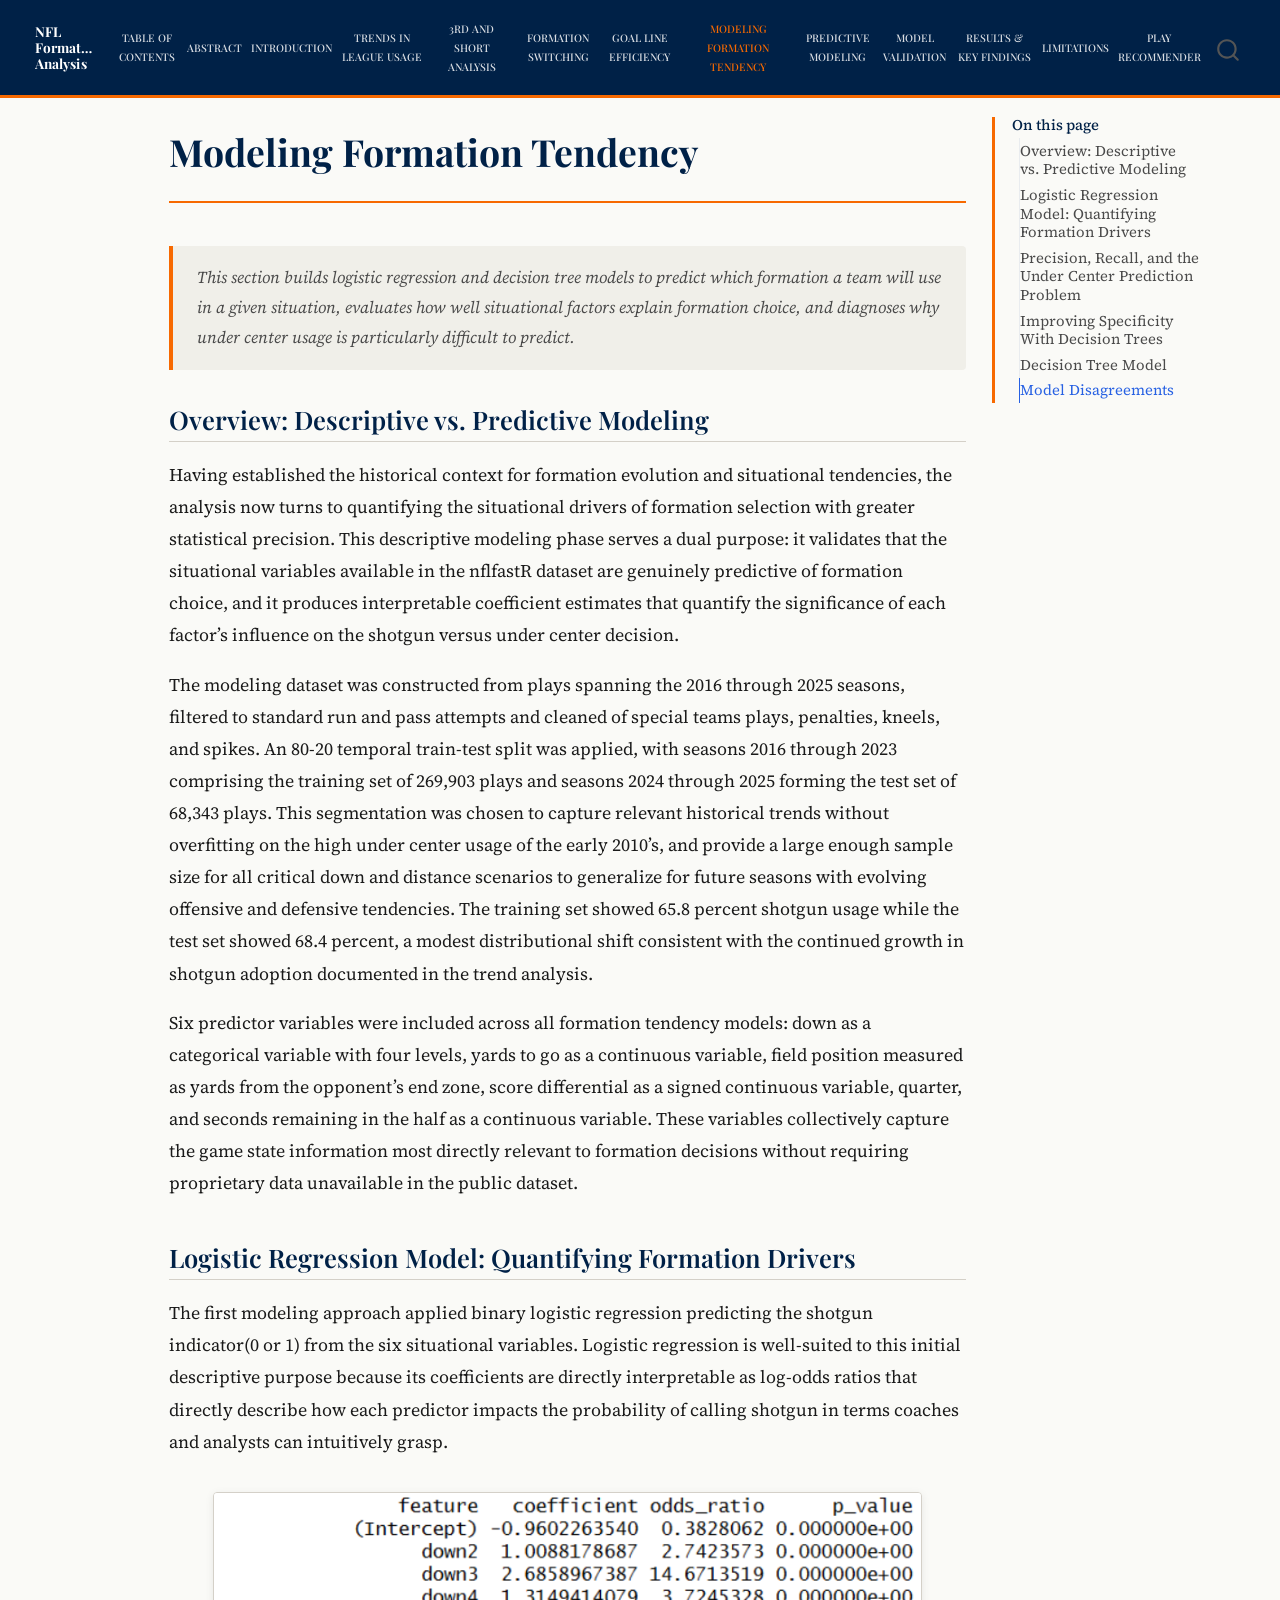
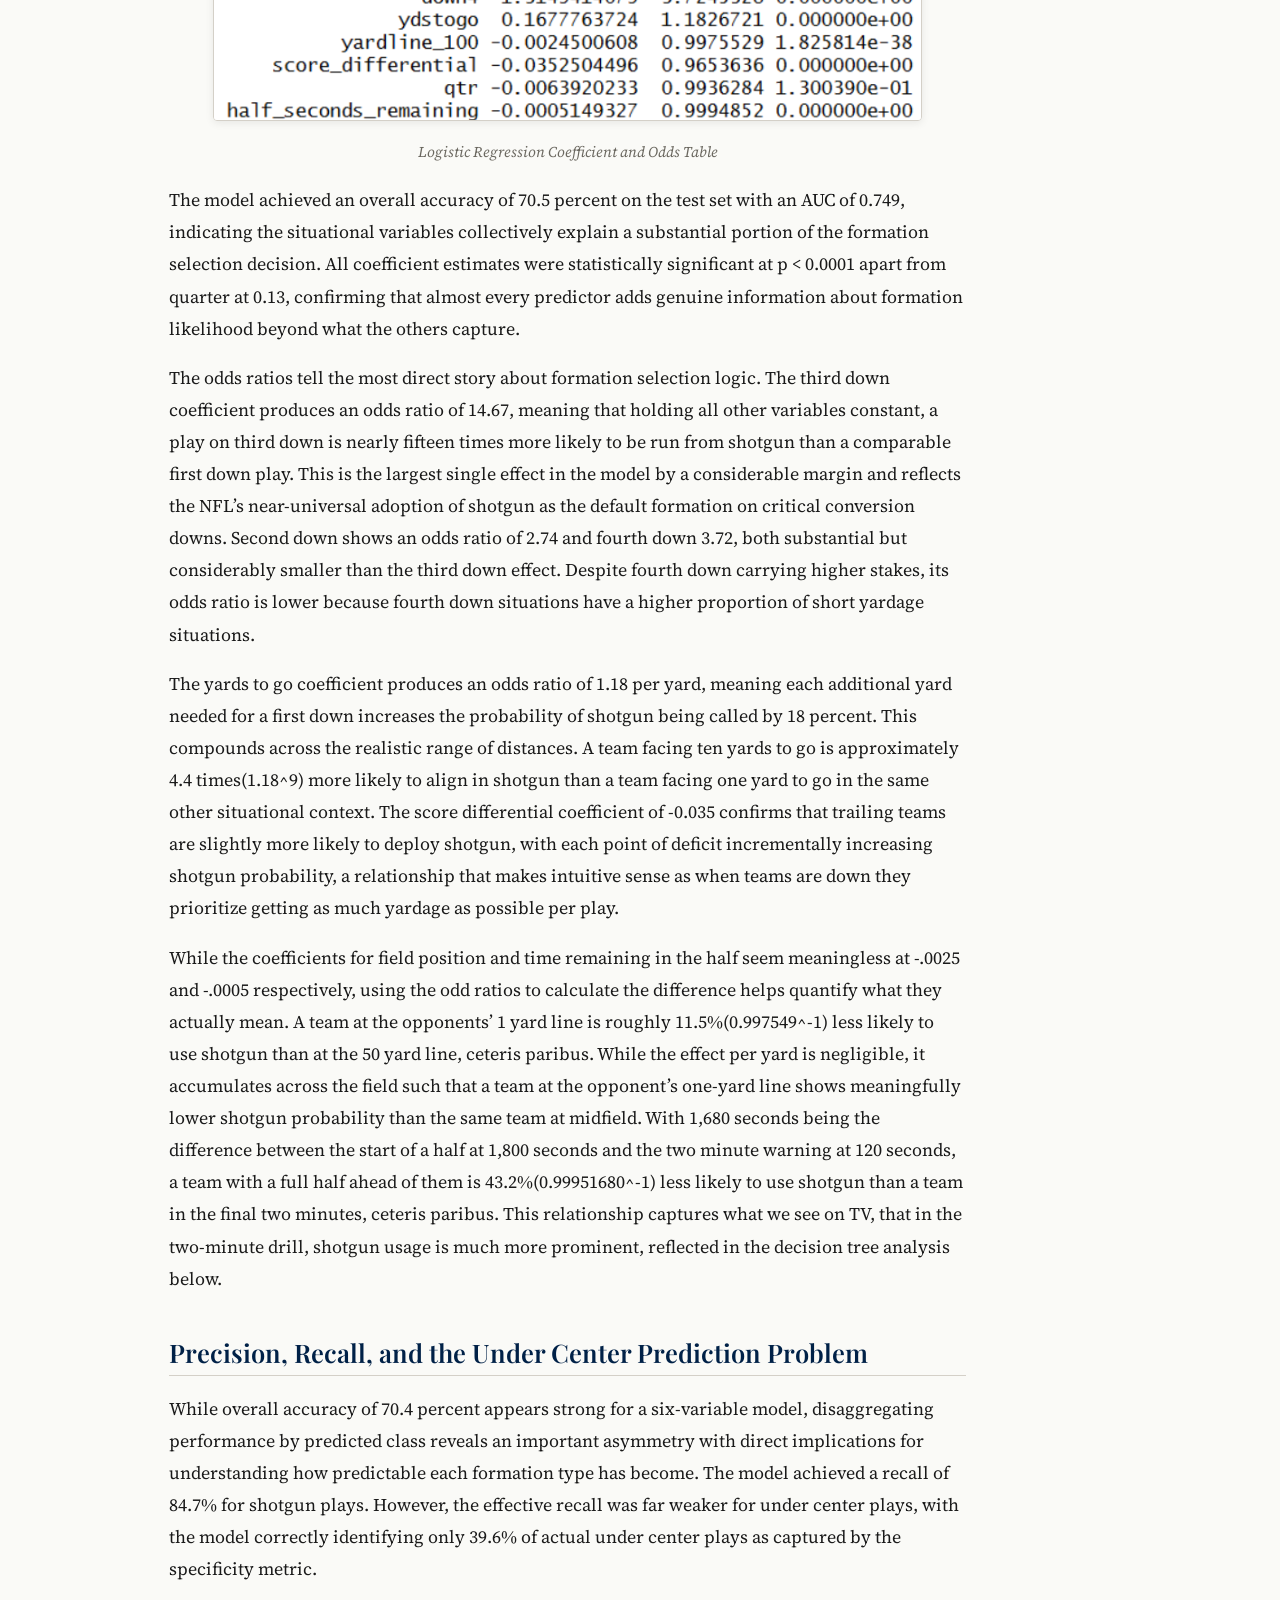
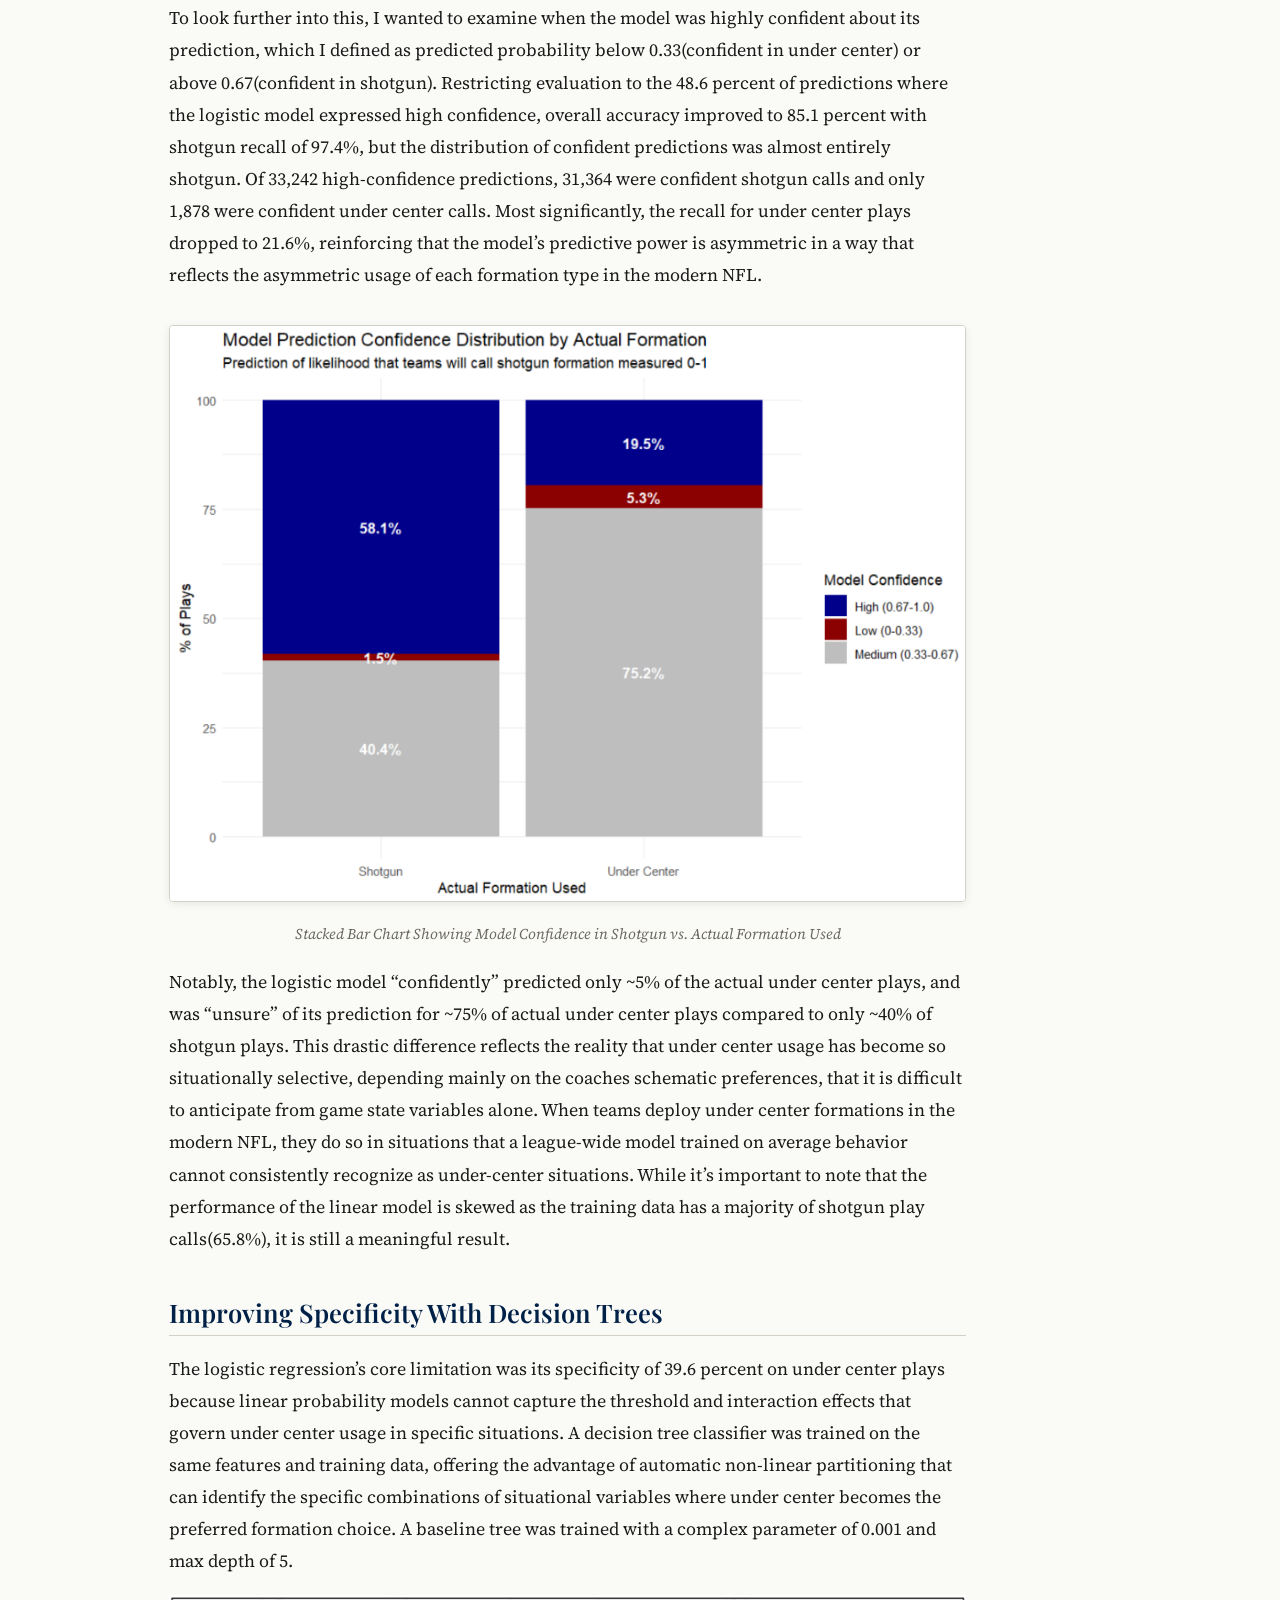
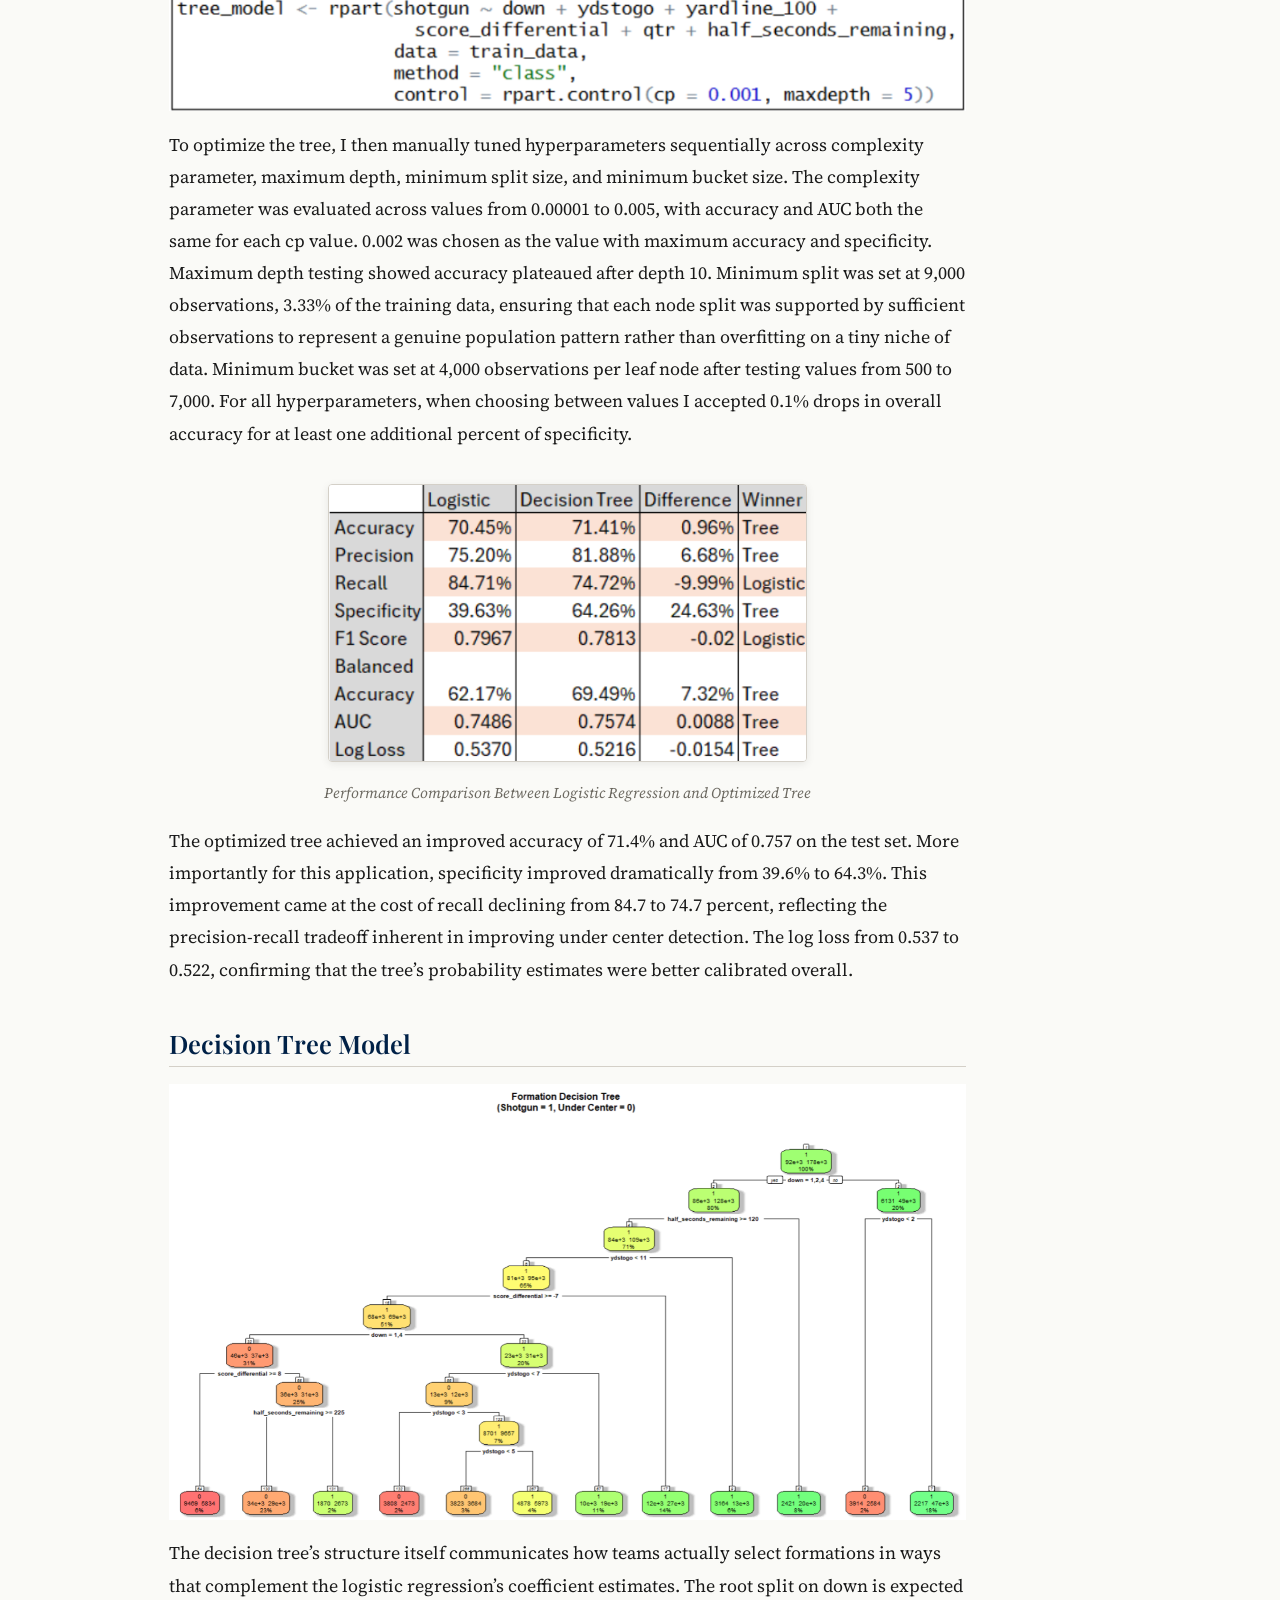
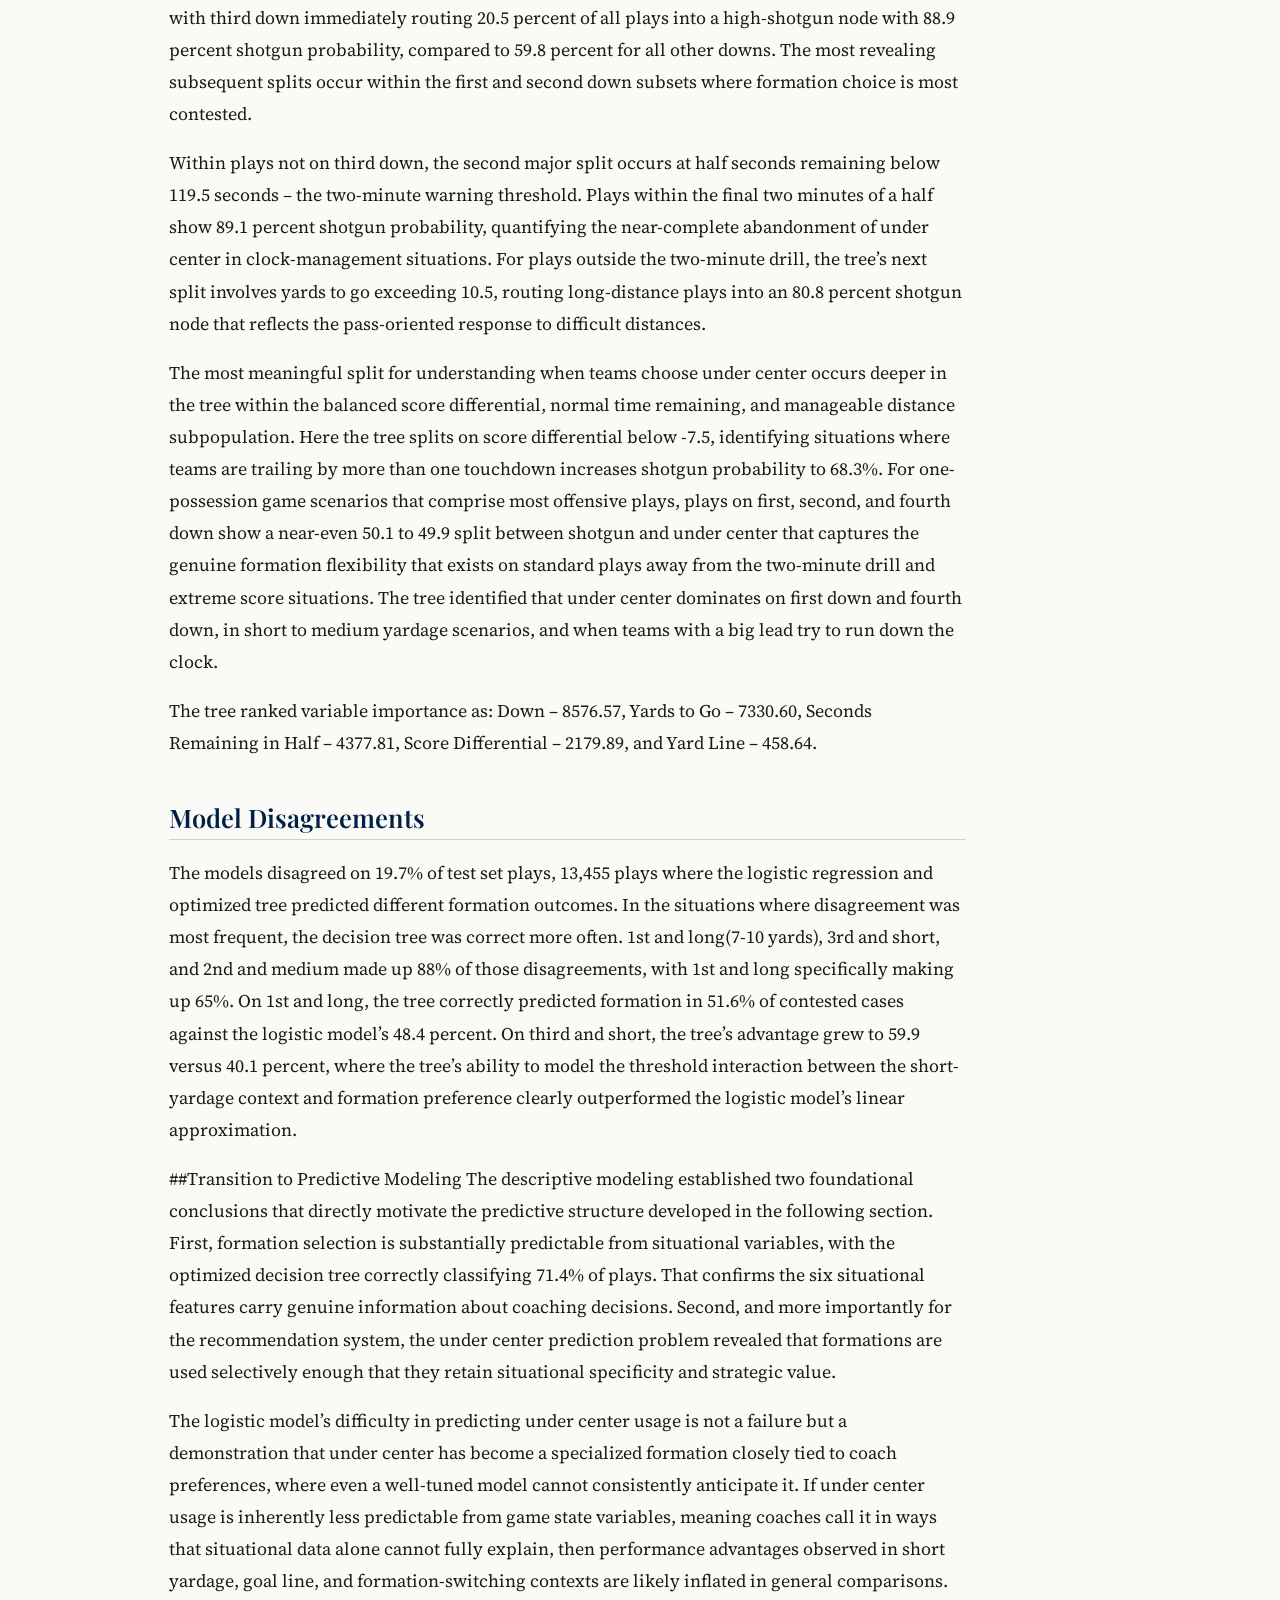
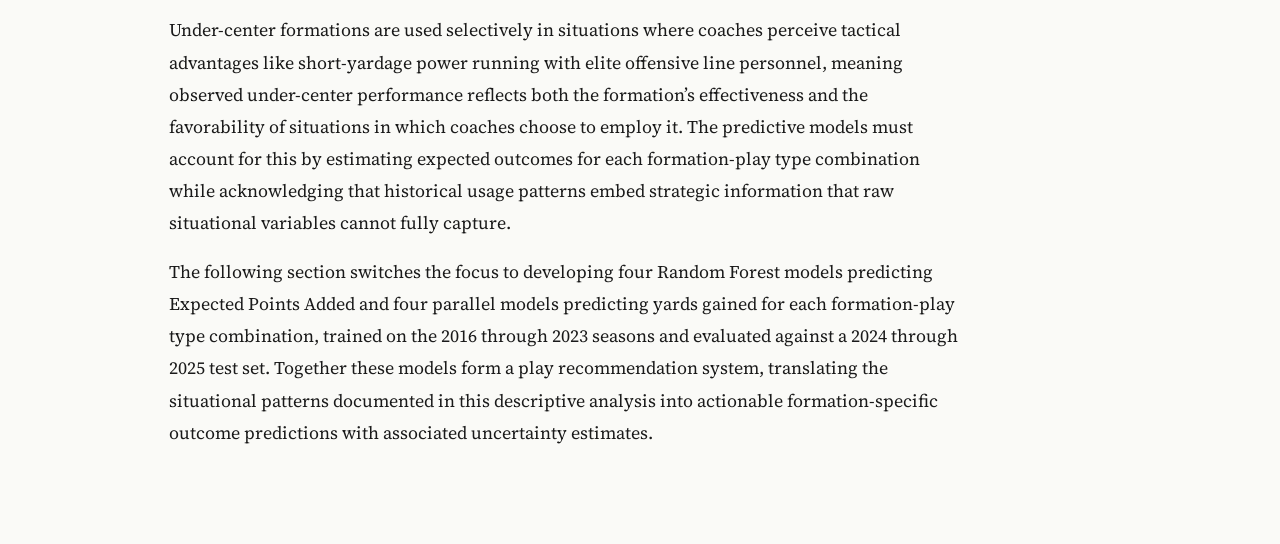
<file: docs/descriptive_models.html>
<!DOCTYPE html>
<html xmlns="http://www.w3.org/1999/xhtml" lang="en" xml:lang="en"><head>

<meta charset="utf-8">
<meta name="generator" content="quarto-1.8.25">

<meta name="viewport" content="width=device-width, initial-scale=1.0, user-scalable=yes">


<title>Modeling Formation Tendency – NFL Formation Analysis</title>
<style>
code{white-space: pre-wrap;}
span.smallcaps{font-variant: small-caps;}
div.columns{display: flex; gap: min(4vw, 1.5em);}
div.column{flex: auto; overflow-x: auto;}
div.hanging-indent{margin-left: 1.5em; text-indent: -1.5em;}
ul.task-list{list-style: none;}
ul.task-list li input[type="checkbox"] {
  width: 0.8em;
  margin: 0 0.8em 0.2em -1em; /* quarto-specific, see https://github.com/quarto-dev/quarto-cli/issues/4556 */ 
  vertical-align: middle;
}
</style>


<script src="site_libs/quarto-nav/quarto-nav.js"></script>
<script src="site_libs/quarto-nav/headroom.min.js"></script>
<script src="site_libs/clipboard/clipboard.min.js"></script>
<script src="site_libs/quarto-search/autocomplete.umd.js"></script>
<script src="site_libs/quarto-search/fuse.min.js"></script>
<script src="site_libs/quarto-search/quarto-search.js"></script>
<meta name="quarto:offset" content="./">
<script src="site_libs/quarto-html/quarto.js" type="module"></script>
<script src="site_libs/quarto-html/tabsets/tabsets.js" type="module"></script>
<script src="site_libs/quarto-html/axe/axe-check.js" type="module"></script>
<script src="site_libs/quarto-html/popper.min.js"></script>
<script src="site_libs/quarto-html/tippy.umd.min.js"></script>
<script src="site_libs/quarto-html/anchor.min.js"></script>
<link href="site_libs/quarto-html/tippy.css" rel="stylesheet">
<link href="site_libs/quarto-html/quarto-syntax-highlighting-7b89279ff1a6dce999919e0e67d4d9ec.css" rel="stylesheet" id="quarto-text-highlighting-styles">
<script src="site_libs/bootstrap/bootstrap.min.js"></script>
<link href="site_libs/bootstrap/bootstrap-icons.css" rel="stylesheet">
<link href="site_libs/bootstrap/bootstrap-e31584831b205ffbb2d98406f31c2a5b.min.css" rel="stylesheet" append-hash="true" id="quarto-bootstrap" data-mode="light">
<script id="quarto-search-options" type="application/json">{
  "location": "navbar",
  "copy-button": false,
  "collapse-after": 3,
  "panel-placement": "end",
  "type": "overlay",
  "limit": 50,
  "keyboard-shortcut": [
    "f",
    "/",
    "s"
  ],
  "show-item-context": false,
  "language": {
    "search-no-results-text": "No results",
    "search-matching-documents-text": "matching documents",
    "search-copy-link-title": "Copy link to search",
    "search-hide-matches-text": "Hide additional matches",
    "search-more-match-text": "more match in this document",
    "search-more-matches-text": "more matches in this document",
    "search-clear-button-title": "Clear",
    "search-text-placeholder": "",
    "search-detached-cancel-button-title": "Cancel",
    "search-submit-button-title": "Submit",
    "search-label": "Search"
  }
}</script>


<link rel="stylesheet" href="styles.css">
</head>

<body class="nav-fixed quarto-light">

<div id="quarto-search-results"></div>
  <header id="quarto-header" class="headroom fixed-top">
    <nav class="navbar navbar-expand-lg " data-bs-theme="dark">
      <div class="navbar-container container-fluid">
      <div class="navbar-brand-container mx-auto">
    <a href="./index.html" class="navbar-brand navbar-brand-logo">
    </a>
    <a class="navbar-brand" href="./index.html">
    <span class="navbar-title">NFL Formation Analysis</span>
    </a>
  </div>
            <div id="quarto-search" class="" title="Search"></div>
          <button class="navbar-toggler" type="button" data-bs-toggle="collapse" data-bs-target="#navbarCollapse" aria-controls="navbarCollapse" role="menu" aria-expanded="false" aria-label="Toggle navigation" onclick="if (window.quartoToggleHeadroom) { window.quartoToggleHeadroom(); }">
  <span class="navbar-toggler-icon"></span>
</button>
          <div class="collapse navbar-collapse" id="navbarCollapse">
            <ul class="navbar-nav navbar-nav-scroll me-auto">
  <li class="nav-item">
    <a class="nav-link" href="./index.html"> 
<span class="menu-text">Table of Contents</span></a>
  </li>  
  <li class="nav-item">
    <a class="nav-link" href="./abstract.html"> 
<span class="menu-text">Abstract</span></a>
  </li>  
  <li class="nav-item">
    <a class="nav-link" href="./intro.html"> 
<span class="menu-text">Introduction</span></a>
  </li>  
  <li class="nav-item">
    <a class="nav-link" href="./trends.html"> 
<span class="menu-text">Trends in League Usage</span></a>
  </li>  
  <li class="nav-item">
    <a class="nav-link" href="./third_down.html"> 
<span class="menu-text">3rd and Short Analysis</span></a>
  </li>  
  <li class="nav-item">
    <a class="nav-link" href="./case_study.html"> 
<span class="menu-text">Formation Switching</span></a>
  </li>  
  <li class="nav-item">
    <a class="nav-link" href="./goalline.html"> 
<span class="menu-text">Goal Line Efficiency</span></a>
  </li>  
  <li class="nav-item">
    <a class="nav-link active" href="./descriptive_models.html" aria-current="page"> 
<span class="menu-text">Modeling Formation Tendency</span></a>
  </li>  
  <li class="nav-item">
    <a class="nav-link" href="./predictive_models.html"> 
<span class="menu-text">Predictive Modeling</span></a>
  </li>  
  <li class="nav-item">
    <a class="nav-link" href="./validation.html"> 
<span class="menu-text">Model Validation</span></a>
  </li>  
  <li class="nav-item">
    <a class="nav-link" href="./results.html"> 
<span class="menu-text">Results &amp; Key Findings</span></a>
  </li>  
  <li class="nav-item">
    <a class="nav-link" href="./limitations.html"> 
<span class="menu-text">Limitations</span></a>
  </li>  
  <li class="nav-item">
    <a class="nav-link" href="./app.html"> 
<span class="menu-text">Play Recommender</span></a>
  </li>  
</ul>
          </div> <!-- /navcollapse -->
            <div class="quarto-navbar-tools">
</div>
      </div> <!-- /container-fluid -->
    </nav>
</header>
<!-- content -->
<div id="quarto-content" class="quarto-container page-columns page-rows-contents page-layout-article page-navbar">
<!-- sidebar -->
<!-- margin-sidebar -->
    <div id="quarto-margin-sidebar" class="sidebar margin-sidebar">
        <nav id="TOC" role="doc-toc" class="toc-active">
    <h2 id="toc-title">On this page</h2>
   
  <ul>
  <li><a href="#overview-descriptive-vs.-predictive-modeling" id="toc-overview-descriptive-vs.-predictive-modeling" class="nav-link active" data-scroll-target="#overview-descriptive-vs.-predictive-modeling">Overview: Descriptive vs.&nbsp;Predictive Modeling</a></li>
  <li><a href="#logistic-regression-model-quantifying-formation-drivers" id="toc-logistic-regression-model-quantifying-formation-drivers" class="nav-link" data-scroll-target="#logistic-regression-model-quantifying-formation-drivers">Logistic Regression Model: Quantifying Formation Drivers</a></li>
  <li><a href="#precision-recall-and-the-under-center-prediction-problem" id="toc-precision-recall-and-the-under-center-prediction-problem" class="nav-link" data-scroll-target="#precision-recall-and-the-under-center-prediction-problem">Precision, Recall, and the Under Center Prediction Problem</a></li>
  <li><a href="#improving-specificity-with-decision-trees" id="toc-improving-specificity-with-decision-trees" class="nav-link" data-scroll-target="#improving-specificity-with-decision-trees">Improving Specificity With Decision Trees</a></li>
  <li><a href="#decision-tree-model" id="toc-decision-tree-model" class="nav-link" data-scroll-target="#decision-tree-model">Decision Tree Model</a></li>
  <li><a href="#model-disagreements" id="toc-model-disagreements" class="nav-link" data-scroll-target="#model-disagreements">Model Disagreements</a></li>
  </ul>
</nav>
    </div>
<!-- main -->
<main class="content" id="quarto-document-content">

<header id="title-block-header" class="quarto-title-block default">
<div class="quarto-title">
<h1 class="title">Modeling Formation Tendency</h1>
</div>



<div class="quarto-title-meta">

    
  
    
  </div>
  


</header>


<div class="section-intro">
  This section builds logistic regression and decision tree models to predict which formation a team will use in a given situation, evaluates how well situational factors explain formation choice, and diagnoses why under center usage is particularly difficult to predict.
</div>
<section id="overview-descriptive-vs.-predictive-modeling" class="level2">
<h2 class="anchored" data-anchor-id="overview-descriptive-vs.-predictive-modeling">Overview: Descriptive vs.&nbsp;Predictive Modeling</h2>
<p>Having established the historical context for formation evolution and situational tendencies, the analysis now turns to quantifying the situational drivers of formation selection with greater statistical precision. This descriptive modeling phase serves a dual purpose: it validates that the situational variables available in the nflfastR dataset are genuinely predictive of formation choice, and it produces interpretable coefficient estimates that quantify the significance of each factor’s influence on the shotgun versus under center decision.</p>
<p>The modeling dataset was constructed from plays spanning the 2016 through 2025 seasons, filtered to standard run and pass attempts and cleaned of special teams plays, penalties, kneels, and spikes. An 80-20 temporal train-test split was applied, with seasons 2016 through 2023 comprising the training set of 269,903 plays and seasons 2024 through 2025 forming the test set of 68,343 plays. This segmentation was chosen to capture relevant historical trends without overfitting on the high under center usage of the early 2010’s, and provide a large enough sample size for all critical down and distance scenarios to generalize for future seasons with evolving offensive and defensive tendencies. The training set showed 65.8 percent shotgun usage while the test set showed 68.4 percent, a modest distributional shift consistent with the continued growth in shotgun adoption documented in the trend analysis.</p>
<p>Six predictor variables were included across all formation tendency models: down as a categorical variable with four levels, yards to go as a continuous variable, field position measured as yards from the opponent’s end zone, score differential as a signed continuous variable, quarter, and seconds remaining in the half as a continuous variable. These variables collectively capture the game state information most directly relevant to formation decisions without requiring proprietary data unavailable in the public dataset.</p>
</section>
<section id="logistic-regression-model-quantifying-formation-drivers" class="level2">
<h2 class="anchored" data-anchor-id="logistic-regression-model-quantifying-formation-drivers">Logistic Regression Model: Quantifying Formation Drivers</h2>
<p>The first modeling approach applied binary logistic regression predicting the shotgun indicator(0 or 1) from the six situational variables. Logistic regression is well-suited to this initial descriptive purpose because its coefficients are directly interpretable as log-odds ratios that directly describe how each predictor impacts the probability of calling shotgun in terms coaches and analysts can intuitively grasp.</p>
<div class="quarto-figure quarto-figure-center">
<figure class="figure">
<p><img src="images/lm-coefficients.png" class="img-fluid figure-img"></p>
<figcaption>Logistic Regression Coefficient and Odds Table</figcaption>
</figure>
</div>
<p>The model achieved an overall accuracy of 70.5 percent on the test set with an AUC of 0.749, indicating the situational variables collectively explain a substantial portion of the formation selection decision. All coefficient estimates were statistically significant at p &lt; 0.0001 apart from quarter at 0.13, confirming that almost every predictor adds genuine information about formation likelihood beyond what the others capture.</p>
<p>The odds ratios tell the most direct story about formation selection logic. The third down coefficient produces an odds ratio of 14.67, meaning that holding all other variables constant, a play on third down is nearly fifteen times more likely to be run from shotgun than a comparable first down play. This is the largest single effect in the model by a considerable margin and reflects the NFL’s near-universal adoption of shotgun as the default formation on critical conversion downs. Second down shows an odds ratio of 2.74 and fourth down 3.72, both substantial but considerably smaller than the third down effect. Despite fourth down carrying higher stakes, its odds ratio is lower because fourth down situations have a higher proportion of short yardage situations.</p>
<p>The yards to go coefficient produces an odds ratio of 1.18 per yard, meaning each additional yard needed for a first down increases the probability of shotgun being called by 18 percent. This compounds across the realistic range of distances. A team facing ten yards to go is approximately 4.4 times(1.18^9) more likely to align in shotgun than a team facing one yard to go in the same other situational context. The score differential coefficient of -0.035 confirms that trailing teams are slightly more likely to deploy shotgun, with each point of deficit incrementally increasing shotgun probability, a relationship that makes intuitive sense as when teams are down they prioritize getting as much yardage as possible per play.</p>
<p>While the coefficients for field position and time remaining in the half seem meaningless at -.0025 and -.0005 respectively, using the odd ratios to calculate the difference helps quantify what they actually mean. A team at the opponents’ 1 yard line is roughly 11.5%(0.997549^-1) less likely to use shotgun than at the 50 yard line, ceteris paribus. While the effect per yard is negligible, it accumulates across the field such that a team at the opponent’s one-yard line shows meaningfully lower shotgun probability than the same team at midfield. With 1,680 seconds being the difference between the start of a half at 1,800 seconds and the two minute warning at 120 seconds, a team with a full half ahead of them is 43.2%(0.99951680^-1) less likely to use shotgun than a team in the final two minutes, ceteris paribus. This relationship captures what we see on TV, that in the two-minute drill, shotgun usage is much more prominent, reflected in the decision tree analysis below.</p>
</section>
<section id="precision-recall-and-the-under-center-prediction-problem" class="level2">
<h2 class="anchored" data-anchor-id="precision-recall-and-the-under-center-prediction-problem">Precision, Recall, and the Under Center Prediction Problem</h2>
<p>While overall accuracy of 70.4 percent appears strong for a six-variable model, disaggregating performance by predicted class reveals an important asymmetry with direct implications for understanding how predictable each formation type has become. The model achieved a recall of 84.7% for shotgun plays. However, the effective recall was far weaker for under center plays, with the model correctly identifying only 39.6% of actual under center plays as captured by the specificity metric.</p>
<p>To look further into this, I wanted to examine when the model was highly confident about its prediction, which I defined as predicted probability below 0.33(confident in under center) or above 0.67(confident in shotgun). Restricting evaluation to the 48.6 percent of predictions where the logistic model expressed high confidence, overall accuracy improved to 85.1 percent with shotgun recall of 97.4%, but the distribution of confident predictions was almost entirely shotgun. Of 33,242 high-confidence predictions, 31,364 were confident shotgun calls and only 1,878 were confident under center calls. Most significantly, the recall for under center plays dropped to 21.6%, reinforcing that the model’s predictive power is asymmetric in a way that reflects the asymmetric usage of each formation type in the modern NFL.</p>
<div class="quarto-figure quarto-figure-center">
<figure class="figure">
<p><img src="images/lm-confidence.png" class="img-fluid figure-img"></p>
<figcaption>Stacked Bar Chart Showing Model Confidence in Shotgun vs.&nbsp;Actual Formation Used</figcaption>
</figure>
</div>
<p>Notably, the logistic model “confidently” predicted only ~5% of the actual under center plays, and was “unsure” of its prediction for ~75% of actual under center plays compared to only ~40% of shotgun plays. This drastic difference reflects the reality that under center usage has become so situationally selective, depending mainly on the coaches schematic preferences, that it is difficult to anticipate from game state variables alone. When teams deploy under center formations in the modern NFL, they do so in situations that a league-wide model trained on average behavior cannot consistently recognize as under-center situations. While it’s important to note that the performance of the linear model is skewed as the training data has a majority of shotgun play calls(65.8%), it is still a meaningful result.</p>
</section>
<section id="improving-specificity-with-decision-trees" class="level2">
<h2 class="anchored" data-anchor-id="improving-specificity-with-decision-trees">Improving Specificity With Decision Trees</h2>
<p>The logistic regression’s core limitation was its specificity of 39.6 percent on under center plays because linear probability models cannot capture the threshold and interaction effects that govern under center usage in specific situations. A decision tree classifier was trained on the same features and training data, offering the advantage of automatic non-linear partitioning that can identify the specific combinations of situational variables where under center becomes the preferred formation choice. A baseline tree was trained with a complex parameter of 0.001 and max depth of 5.</p>
<p><img src="images/base-tree.png" class="img-fluid quarto-figure quarto-figure-center" alt="Base Tree Model"> To optimize the tree, I then manually tuned hyperparameters sequentially across complexity parameter, maximum depth, minimum split size, and minimum bucket size. The complexity parameter was evaluated across values from 0.00001 to 0.005, with accuracy and AUC both the same for each cp value. 0.002 was chosen as the value with maximum accuracy and specificity. Maximum depth testing showed accuracy plateaued after depth 10. Minimum split was set at 9,000 observations, 3.33% of the training data, ensuring that each node split was supported by sufficient observations to represent a genuine population pattern rather than overfitting on a tiny niche of data. Minimum bucket was set at 4,000 observations per leaf node after testing values from 500 to 7,000. For all hyperparameters, when choosing between values I accepted 0.1% drops in overall accuracy for at least one additional percent of specificity.</p>
<div class="quarto-figure quarto-figure-center">
<figure class="figure">
<p><img src="images/log_tree_performance.png" class="img-fluid figure-img"></p>
<figcaption>Performance Comparison Between Logistic Regression and Optimized Tree</figcaption>
</figure>
</div>
<p>The optimized tree achieved an improved accuracy of 71.4% and AUC of 0.757 on the test set. More importantly for this application, specificity improved dramatically from 39.6% to 64.3%. This improvement came at the cost of recall declining from 84.7 to 74.7 percent, reflecting the precision-recall tradeoff inherent in improving under center detection. The log loss from 0.537 to 0.522, confirming that the tree’s probability estimates were better calibrated overall.</p>
</section>
<section id="decision-tree-model" class="level2">
<h2 class="anchored" data-anchor-id="decision-tree-model">Decision Tree Model</h2>
<p><img src="images/tree_visual.png" class="img-fluid quarto-figure quarto-figure-center" alt="Optimized Decision Tree"> The decision tree’s structure itself communicates how teams actually select formations in ways that complement the logistic regression’s coefficient estimates. The root split on down is expected with third down immediately routing 20.5 percent of all plays into a high-shotgun node with 88.9 percent shotgun probability, compared to 59.8 percent for all other downs. The most revealing subsequent splits occur within the first and second down subsets where formation choice is most contested.</p>
<p>Within plays not on third down, the second major split occurs at half seconds remaining below 119.5 seconds – the two-minute warning threshold. Plays within the final two minutes of a half show 89.1 percent shotgun probability, quantifying the near-complete abandonment of under center in clock-management situations. For plays outside the two-minute drill, the tree’s next split involves yards to go exceeding 10.5, routing long-distance plays into an 80.8 percent shotgun node that reflects the pass-oriented response to difficult distances.</p>
<p>The most meaningful split for understanding when teams choose under center occurs deeper in the tree within the balanced score differential, normal time remaining, and manageable distance subpopulation. Here the tree splits on score differential below -7.5, identifying situations where teams are trailing by more than one touchdown increases shotgun probability to 68.3%. For one-possession game scenarios that comprise most offensive plays, plays on first, second, and fourth down show a near-even 50.1 to 49.9 split between shotgun and under center that captures the genuine formation flexibility that exists on standard plays away from the two-minute drill and extreme score situations. The tree identified that under center dominates on first down and fourth down, in short to medium yardage scenarios, and when teams with a big lead try to run down the clock.</p>
<p>The tree ranked variable importance as: Down – 8576.57, Yards to Go – 7330.60, Seconds Remaining in Half – 4377.81, Score Differential – 2179.89, and Yard Line – 458.64.</p>
</section>
<section id="model-disagreements" class="level2">
<h2 class="anchored" data-anchor-id="model-disagreements">Model Disagreements</h2>
<p>The models disagreed on 19.7% of test set plays, 13,455 plays where the logistic regression and optimized tree predicted different formation outcomes. In the situations where disagreement was most frequent, the decision tree was correct more often. 1st and long(7-10 yards), 3rd and short, and 2nd and medium made up 88% of those disagreements, with 1st and long specifically making up 65%. On 1st and long, the tree correctly predicted formation in 51.6% of contested cases against the logistic model’s 48.4 percent. On third and short, the tree’s advantage grew to 59.9 versus 40.1 percent, where the tree’s ability to model the threshold interaction between the short-yardage context and formation preference clearly outperformed the logistic model’s linear approximation.</p>
<p>##Transition to Predictive Modeling The descriptive modeling established two foundational conclusions that directly motivate the predictive structure developed in the following section. First, formation selection is substantially predictable from situational variables, with the optimized decision tree correctly classifying 71.4% of plays. That confirms the six situational features carry genuine information about coaching decisions. Second, and more importantly for the recommendation system, the under center prediction problem revealed that formations are used selectively enough that they retain situational specificity and strategic value.</p>
<p>The logistic model’s difficulty in predicting under center usage is not a failure but a demonstration that under center has become a specialized formation closely tied to coach preferences, where even a well-tuned model cannot consistently anticipate it. If under center usage is inherently less predictable from game state variables, meaning coaches call it in ways that situational data alone cannot fully explain, then performance advantages observed in short yardage, goal line, and formation-switching contexts are likely inflated in general comparisons.</p>
<p>Under-center formations are used selectively in situations where coaches perceive tactical advantages like short-yardage power running with elite offensive line personnel, meaning observed under-center performance reflects both the formation’s effectiveness and the favorability of situations in which coaches choose to employ it. The predictive models must account for this by estimating expected outcomes for each formation-play type combination while acknowledging that historical usage patterns embed strategic information that raw situational variables cannot fully capture.</p>
<p>The following section switches the focus to developing four Random Forest models predicting Expected Points Added and four parallel models predicting yards gained for each formation-play type combination, trained on the 2016 through 2023 seasons and evaluated against a 2024 through 2025 test set. Together these models form a play recommendation system, translating the situational patterns documented in this descriptive analysis into actionable formation-specific outcome predictions with associated uncertainty estimates.</p>


</section>

</main> <!-- /main -->
<script id="quarto-html-after-body" type="application/javascript">
  window.document.addEventListener("DOMContentLoaded", function (event) {
    const icon = "";
    const anchorJS = new window.AnchorJS();
    anchorJS.options = {
      placement: 'right',
      icon: icon
    };
    anchorJS.add('.anchored');
    const isCodeAnnotation = (el) => {
      for (const clz of el.classList) {
        if (clz.startsWith('code-annotation-')) {                     
          return true;
        }
      }
      return false;
    }
    const onCopySuccess = function(e) {
      // button target
      const button = e.trigger;
      // don't keep focus
      button.blur();
      // flash "checked"
      button.classList.add('code-copy-button-checked');
      var currentTitle = button.getAttribute("title");
      button.setAttribute("title", "Copied!");
      let tooltip;
      if (window.bootstrap) {
        button.setAttribute("data-bs-toggle", "tooltip");
        button.setAttribute("data-bs-placement", "left");
        button.setAttribute("data-bs-title", "Copied!");
        tooltip = new bootstrap.Tooltip(button, 
          { trigger: "manual", 
            customClass: "code-copy-button-tooltip",
            offset: [0, -8]});
        tooltip.show();    
      }
      setTimeout(function() {
        if (tooltip) {
          tooltip.hide();
          button.removeAttribute("data-bs-title");
          button.removeAttribute("data-bs-toggle");
          button.removeAttribute("data-bs-placement");
        }
        button.setAttribute("title", currentTitle);
        button.classList.remove('code-copy-button-checked');
      }, 1000);
      // clear code selection
      e.clearSelection();
    }
    const getTextToCopy = function(trigger) {
      const outerScaffold = trigger.parentElement.cloneNode(true);
      const codeEl = outerScaffold.querySelector('code');
      for (const childEl of codeEl.children) {
        if (isCodeAnnotation(childEl)) {
          childEl.remove();
        }
      }
      return codeEl.innerText;
    }
    const clipboard = new window.ClipboardJS('.code-copy-button:not([data-in-quarto-modal])', {
      text: getTextToCopy
    });
    clipboard.on('success', onCopySuccess);
    if (window.document.getElementById('quarto-embedded-source-code-modal')) {
      const clipboardModal = new window.ClipboardJS('.code-copy-button[data-in-quarto-modal]', {
        text: getTextToCopy,
        container: window.document.getElementById('quarto-embedded-source-code-modal')
      });
      clipboardModal.on('success', onCopySuccess);
    }
      var localhostRegex = new RegExp(/^(?:http|https):\/\/localhost\:?[0-9]*\//);
      var mailtoRegex = new RegExp(/^mailto:/);
        var filterRegex = new RegExp('/' + window.location.host + '/');
      var isInternal = (href) => {
          return filterRegex.test(href) || localhostRegex.test(href) || mailtoRegex.test(href);
      }
      // Inspect non-navigation links and adorn them if external
     var links = window.document.querySelectorAll('a[href]:not(.nav-link):not(.navbar-brand):not(.toc-action):not(.sidebar-link):not(.sidebar-item-toggle):not(.pagination-link):not(.no-external):not([aria-hidden]):not(.dropdown-item):not(.quarto-navigation-tool):not(.about-link)');
      for (var i=0; i<links.length; i++) {
        const link = links[i];
        if (!isInternal(link.href)) {
          // undo the damage that might have been done by quarto-nav.js in the case of
          // links that we want to consider external
          if (link.dataset.originalHref !== undefined) {
            link.href = link.dataset.originalHref;
          }
        }
      }
    function tippyHover(el, contentFn, onTriggerFn, onUntriggerFn) {
      const config = {
        allowHTML: true,
        maxWidth: 500,
        delay: 100,
        arrow: false,
        appendTo: function(el) {
            return el.parentElement;
        },
        interactive: true,
        interactiveBorder: 10,
        theme: 'quarto',
        placement: 'bottom-start',
      };
      if (contentFn) {
        config.content = contentFn;
      }
      if (onTriggerFn) {
        config.onTrigger = onTriggerFn;
      }
      if (onUntriggerFn) {
        config.onUntrigger = onUntriggerFn;
      }
      window.tippy(el, config); 
    }
    const noterefs = window.document.querySelectorAll('a[role="doc-noteref"]');
    for (var i=0; i<noterefs.length; i++) {
      const ref = noterefs[i];
      tippyHover(ref, function() {
        // use id or data attribute instead here
        let href = ref.getAttribute('data-footnote-href') || ref.getAttribute('href');
        try { href = new URL(href).hash; } catch {}
        const id = href.replace(/^#\/?/, "");
        const note = window.document.getElementById(id);
        if (note) {
          return note.innerHTML;
        } else {
          return "";
        }
      });
    }
    const xrefs = window.document.querySelectorAll('a.quarto-xref');
    const processXRef = (id, note) => {
      // Strip column container classes
      const stripColumnClz = (el) => {
        el.classList.remove("page-full", "page-columns");
        if (el.children) {
          for (const child of el.children) {
            stripColumnClz(child);
          }
        }
      }
      stripColumnClz(note)
      if (id === null || id.startsWith('sec-')) {
        // Special case sections, only their first couple elements
        const container = document.createElement("div");
        if (note.children && note.children.length > 2) {
          container.appendChild(note.children[0].cloneNode(true));
          for (let i = 1; i < note.children.length; i++) {
            const child = note.children[i];
            if (child.tagName === "P" && child.innerText === "") {
              continue;
            } else {
              container.appendChild(child.cloneNode(true));
              break;
            }
          }
          if (window.Quarto?.typesetMath) {
            window.Quarto.typesetMath(container);
          }
          return container.innerHTML
        } else {
          if (window.Quarto?.typesetMath) {
            window.Quarto.typesetMath(note);
          }
          return note.innerHTML;
        }
      } else {
        // Remove any anchor links if they are present
        const anchorLink = note.querySelector('a.anchorjs-link');
        if (anchorLink) {
          anchorLink.remove();
        }
        if (window.Quarto?.typesetMath) {
          window.Quarto.typesetMath(note);
        }
        if (note.classList.contains("callout")) {
          return note.outerHTML;
        } else {
          return note.innerHTML;
        }
      }
    }
    for (var i=0; i<xrefs.length; i++) {
      const xref = xrefs[i];
      tippyHover(xref, undefined, function(instance) {
        instance.disable();
        let url = xref.getAttribute('href');
        let hash = undefined; 
        if (url.startsWith('#')) {
          hash = url;
        } else {
          try { hash = new URL(url).hash; } catch {}
        }
        if (hash) {
          const id = hash.replace(/^#\/?/, "");
          const note = window.document.getElementById(id);
          if (note !== null) {
            try {
              const html = processXRef(id, note.cloneNode(true));
              instance.setContent(html);
            } finally {
              instance.enable();
              instance.show();
            }
          } else {
            // See if we can fetch this
            fetch(url.split('#')[0])
            .then(res => res.text())
            .then(html => {
              const parser = new DOMParser();
              const htmlDoc = parser.parseFromString(html, "text/html");
              const note = htmlDoc.getElementById(id);
              if (note !== null) {
                const html = processXRef(id, note);
                instance.setContent(html);
              } 
            }).finally(() => {
              instance.enable();
              instance.show();
            });
          }
        } else {
          // See if we can fetch a full url (with no hash to target)
          // This is a special case and we should probably do some content thinning / targeting
          fetch(url)
          .then(res => res.text())
          .then(html => {
            const parser = new DOMParser();
            const htmlDoc = parser.parseFromString(html, "text/html");
            const note = htmlDoc.querySelector('main.content');
            if (note !== null) {
              // This should only happen for chapter cross references
              // (since there is no id in the URL)
              // remove the first header
              if (note.children.length > 0 && note.children[0].tagName === "HEADER") {
                note.children[0].remove();
              }
              const html = processXRef(null, note);
              instance.setContent(html);
            } 
          }).finally(() => {
            instance.enable();
            instance.show();
          });
        }
      }, function(instance) {
      });
    }
        let selectedAnnoteEl;
        const selectorForAnnotation = ( cell, annotation) => {
          let cellAttr = 'data-code-cell="' + cell + '"';
          let lineAttr = 'data-code-annotation="' +  annotation + '"';
          const selector = 'span[' + cellAttr + '][' + lineAttr + ']';
          return selector;
        }
        const selectCodeLines = (annoteEl) => {
          const doc = window.document;
          const targetCell = annoteEl.getAttribute("data-target-cell");
          const targetAnnotation = annoteEl.getAttribute("data-target-annotation");
          const annoteSpan = window.document.querySelector(selectorForAnnotation(targetCell, targetAnnotation));
          const lines = annoteSpan.getAttribute("data-code-lines").split(",");
          const lineIds = lines.map((line) => {
            return targetCell + "-" + line;
          })
          let top = null;
          let height = null;
          let parent = null;
          if (lineIds.length > 0) {
              //compute the position of the single el (top and bottom and make a div)
              const el = window.document.getElementById(lineIds[0]);
              top = el.offsetTop;
              height = el.offsetHeight;
              parent = el.parentElement.parentElement;
            if (lineIds.length > 1) {
              const lastEl = window.document.getElementById(lineIds[lineIds.length - 1]);
              const bottom = lastEl.offsetTop + lastEl.offsetHeight;
              height = bottom - top;
            }
            if (top !== null && height !== null && parent !== null) {
              // cook up a div (if necessary) and position it 
              let div = window.document.getElementById("code-annotation-line-highlight");
              if (div === null) {
                div = window.document.createElement("div");
                div.setAttribute("id", "code-annotation-line-highlight");
                div.style.position = 'absolute';
                parent.appendChild(div);
              }
              div.style.top = top - 2 + "px";
              div.style.height = height + 4 + "px";
              div.style.left = 0;
              let gutterDiv = window.document.getElementById("code-annotation-line-highlight-gutter");
              if (gutterDiv === null) {
                gutterDiv = window.document.createElement("div");
                gutterDiv.setAttribute("id", "code-annotation-line-highlight-gutter");
                gutterDiv.style.position = 'absolute';
                const codeCell = window.document.getElementById(targetCell);
                const gutter = codeCell.querySelector('.code-annotation-gutter');
                gutter.appendChild(gutterDiv);
              }
              gutterDiv.style.top = top - 2 + "px";
              gutterDiv.style.height = height + 4 + "px";
            }
            selectedAnnoteEl = annoteEl;
          }
        };
        const unselectCodeLines = () => {
          const elementsIds = ["code-annotation-line-highlight", "code-annotation-line-highlight-gutter"];
          elementsIds.forEach((elId) => {
            const div = window.document.getElementById(elId);
            if (div) {
              div.remove();
            }
          });
          selectedAnnoteEl = undefined;
        };
          // Handle positioning of the toggle
      window.addEventListener(
        "resize",
        throttle(() => {
          elRect = undefined;
          if (selectedAnnoteEl) {
            selectCodeLines(selectedAnnoteEl);
          }
        }, 10)
      );
      function throttle(fn, ms) {
      let throttle = false;
      let timer;
        return (...args) => {
          if(!throttle) { // first call gets through
              fn.apply(this, args);
              throttle = true;
          } else { // all the others get throttled
              if(timer) clearTimeout(timer); // cancel #2
              timer = setTimeout(() => {
                fn.apply(this, args);
                timer = throttle = false;
              }, ms);
          }
        };
      }
        // Attach click handler to the DT
        const annoteDls = window.document.querySelectorAll('dt[data-target-cell]');
        for (const annoteDlNode of annoteDls) {
          annoteDlNode.addEventListener('click', (event) => {
            const clickedEl = event.target;
            if (clickedEl !== selectedAnnoteEl) {
              unselectCodeLines();
              const activeEl = window.document.querySelector('dt[data-target-cell].code-annotation-active');
              if (activeEl) {
                activeEl.classList.remove('code-annotation-active');
              }
              selectCodeLines(clickedEl);
              clickedEl.classList.add('code-annotation-active');
            } else {
              // Unselect the line
              unselectCodeLines();
              clickedEl.classList.remove('code-annotation-active');
            }
          });
        }
    const findCites = (el) => {
      const parentEl = el.parentElement;
      if (parentEl) {
        const cites = parentEl.dataset.cites;
        if (cites) {
          return {
            el,
            cites: cites.split(' ')
          };
        } else {
          return findCites(el.parentElement)
        }
      } else {
        return undefined;
      }
    };
    var bibliorefs = window.document.querySelectorAll('a[role="doc-biblioref"]');
    for (var i=0; i<bibliorefs.length; i++) {
      const ref = bibliorefs[i];
      const citeInfo = findCites(ref);
      if (citeInfo) {
        tippyHover(citeInfo.el, function() {
          var popup = window.document.createElement('div');
          citeInfo.cites.forEach(function(cite) {
            var citeDiv = window.document.createElement('div');
            citeDiv.classList.add('hanging-indent');
            citeDiv.classList.add('csl-entry');
            var biblioDiv = window.document.getElementById('ref-' + cite);
            if (biblioDiv) {
              citeDiv.innerHTML = biblioDiv.innerHTML;
            }
            popup.appendChild(citeDiv);
          });
          return popup.innerHTML;
        });
      }
    }
  });
  </script>
</div> <!-- /content -->




</body></html>
</file>
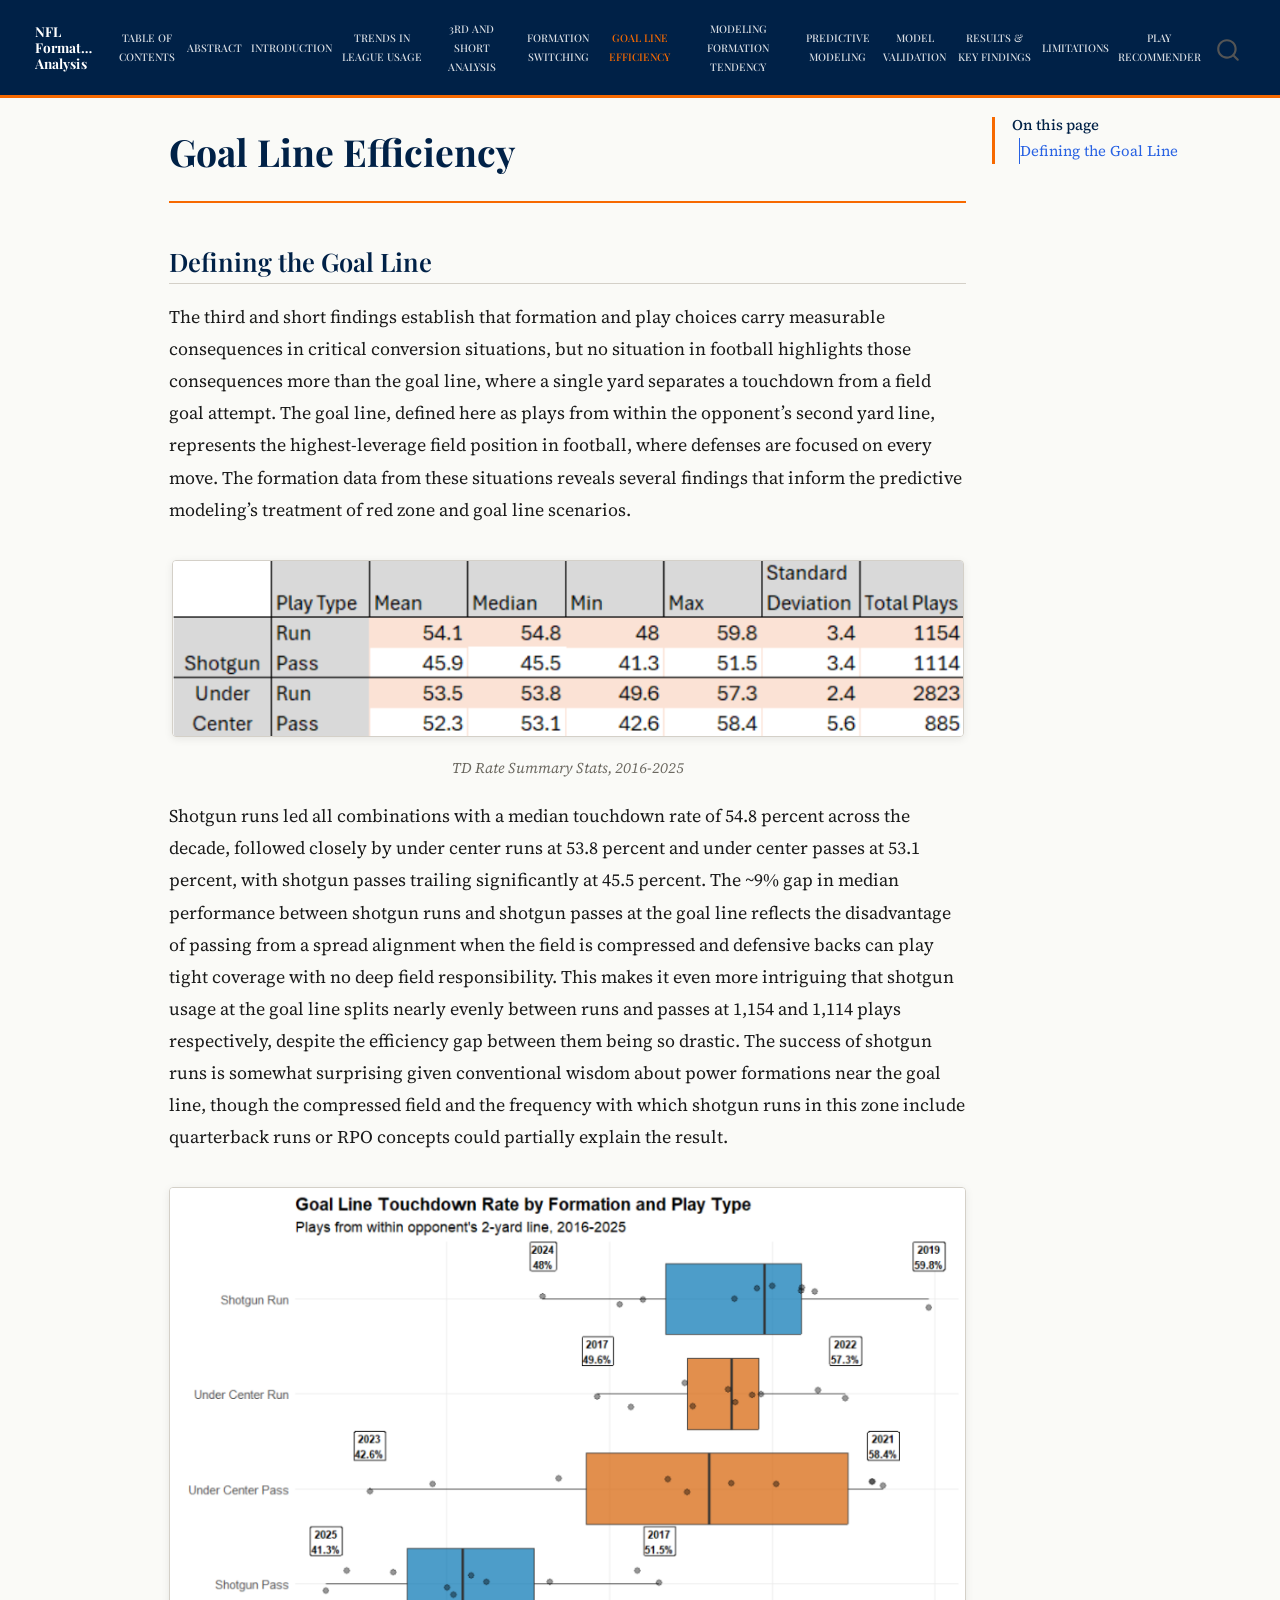
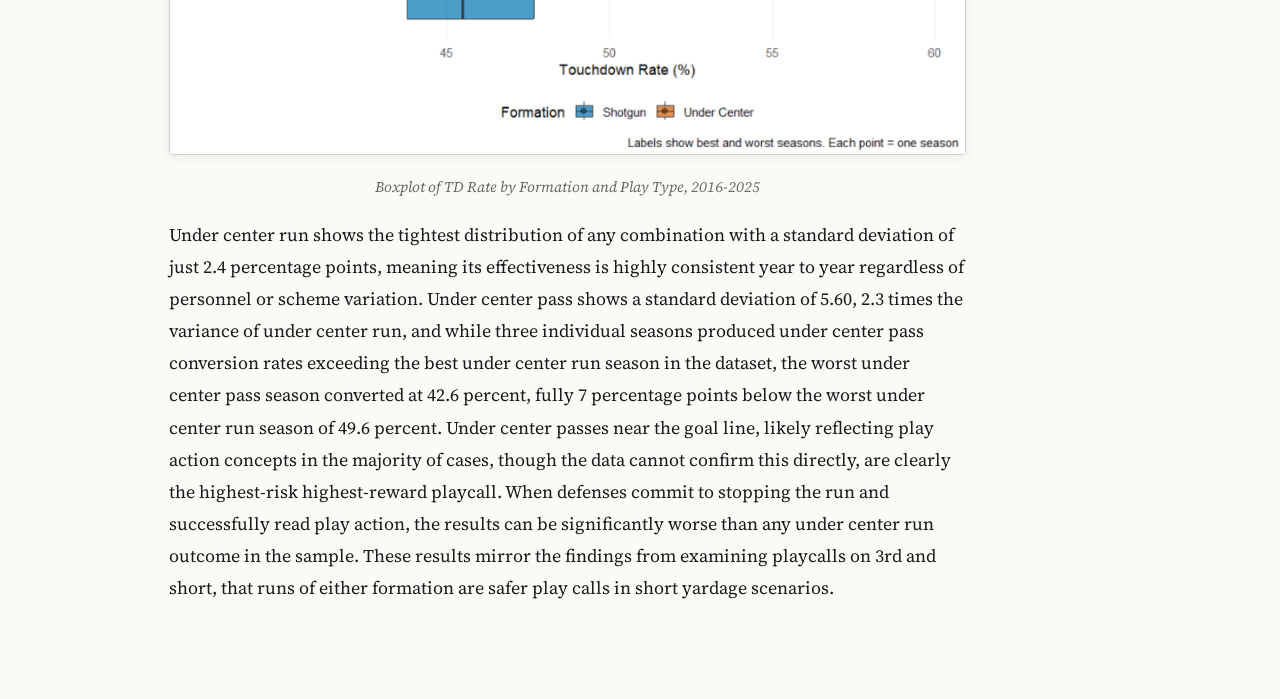
<file: docs/goalline.html>
<!DOCTYPE html>
<html xmlns="http://www.w3.org/1999/xhtml" lang="en" xml:lang="en"><head>

<meta charset="utf-8">
<meta name="generator" content="quarto-1.8.25">

<meta name="viewport" content="width=device-width, initial-scale=1.0, user-scalable=yes">


<title>Goal Line Efficiency – NFL Formation Analysis</title>
<style>
code{white-space: pre-wrap;}
span.smallcaps{font-variant: small-caps;}
div.columns{display: flex; gap: min(4vw, 1.5em);}
div.column{flex: auto; overflow-x: auto;}
div.hanging-indent{margin-left: 1.5em; text-indent: -1.5em;}
ul.task-list{list-style: none;}
ul.task-list li input[type="checkbox"] {
  width: 0.8em;
  margin: 0 0.8em 0.2em -1em; /* quarto-specific, see https://github.com/quarto-dev/quarto-cli/issues/4556 */ 
  vertical-align: middle;
}
</style>


<script src="site_libs/quarto-nav/quarto-nav.js"></script>
<script src="site_libs/quarto-nav/headroom.min.js"></script>
<script src="site_libs/clipboard/clipboard.min.js"></script>
<script src="site_libs/quarto-search/autocomplete.umd.js"></script>
<script src="site_libs/quarto-search/fuse.min.js"></script>
<script src="site_libs/quarto-search/quarto-search.js"></script>
<meta name="quarto:offset" content="./">
<script src="site_libs/quarto-html/quarto.js" type="module"></script>
<script src="site_libs/quarto-html/tabsets/tabsets.js" type="module"></script>
<script src="site_libs/quarto-html/axe/axe-check.js" type="module"></script>
<script src="site_libs/quarto-html/popper.min.js"></script>
<script src="site_libs/quarto-html/tippy.umd.min.js"></script>
<script src="site_libs/quarto-html/anchor.min.js"></script>
<link href="site_libs/quarto-html/tippy.css" rel="stylesheet">
<link href="site_libs/quarto-html/quarto-syntax-highlighting-7b89279ff1a6dce999919e0e67d4d9ec.css" rel="stylesheet" id="quarto-text-highlighting-styles">
<script src="site_libs/bootstrap/bootstrap.min.js"></script>
<link href="site_libs/bootstrap/bootstrap-icons.css" rel="stylesheet">
<link href="site_libs/bootstrap/bootstrap-e31584831b205ffbb2d98406f31c2a5b.min.css" rel="stylesheet" append-hash="true" id="quarto-bootstrap" data-mode="light">
<script id="quarto-search-options" type="application/json">{
  "location": "navbar",
  "copy-button": false,
  "collapse-after": 3,
  "panel-placement": "end",
  "type": "overlay",
  "limit": 50,
  "keyboard-shortcut": [
    "f",
    "/",
    "s"
  ],
  "show-item-context": false,
  "language": {
    "search-no-results-text": "No results",
    "search-matching-documents-text": "matching documents",
    "search-copy-link-title": "Copy link to search",
    "search-hide-matches-text": "Hide additional matches",
    "search-more-match-text": "more match in this document",
    "search-more-matches-text": "more matches in this document",
    "search-clear-button-title": "Clear",
    "search-text-placeholder": "",
    "search-detached-cancel-button-title": "Cancel",
    "search-submit-button-title": "Submit",
    "search-label": "Search"
  }
}</script>


<link rel="stylesheet" href="styles.css">
</head>

<body class="nav-fixed quarto-light">

<div id="quarto-search-results"></div>
  <header id="quarto-header" class="headroom fixed-top">
    <nav class="navbar navbar-expand-lg " data-bs-theme="dark">
      <div class="navbar-container container-fluid">
      <div class="navbar-brand-container mx-auto">
    <a href="./index.html" class="navbar-brand navbar-brand-logo">
    </a>
    <a class="navbar-brand" href="./index.html">
    <span class="navbar-title">NFL Formation Analysis</span>
    </a>
  </div>
            <div id="quarto-search" class="" title="Search"></div>
          <button class="navbar-toggler" type="button" data-bs-toggle="collapse" data-bs-target="#navbarCollapse" aria-controls="navbarCollapse" role="menu" aria-expanded="false" aria-label="Toggle navigation" onclick="if (window.quartoToggleHeadroom) { window.quartoToggleHeadroom(); }">
  <span class="navbar-toggler-icon"></span>
</button>
          <div class="collapse navbar-collapse" id="navbarCollapse">
            <ul class="navbar-nav navbar-nav-scroll me-auto">
  <li class="nav-item">
    <a class="nav-link" href="./index.html"> 
<span class="menu-text">Table of Contents</span></a>
  </li>  
  <li class="nav-item">
    <a class="nav-link" href="./abstract.html"> 
<span class="menu-text">Abstract</span></a>
  </li>  
  <li class="nav-item">
    <a class="nav-link" href="./intro.html"> 
<span class="menu-text">Introduction</span></a>
  </li>  
  <li class="nav-item">
    <a class="nav-link" href="./trends.html"> 
<span class="menu-text">Trends in League Usage</span></a>
  </li>  
  <li class="nav-item">
    <a class="nav-link" href="./third_down.html"> 
<span class="menu-text">3rd and Short Analysis</span></a>
  </li>  
  <li class="nav-item">
    <a class="nav-link" href="./case_study.html"> 
<span class="menu-text">Formation Switching</span></a>
  </li>  
  <li class="nav-item">
    <a class="nav-link active" href="./goalline.html" aria-current="page"> 
<span class="menu-text">Goal Line Efficiency</span></a>
  </li>  
  <li class="nav-item">
    <a class="nav-link" href="./descriptive_models.html"> 
<span class="menu-text">Modeling Formation Tendency</span></a>
  </li>  
  <li class="nav-item">
    <a class="nav-link" href="./predictive_models.html"> 
<span class="menu-text">Predictive Modeling</span></a>
  </li>  
  <li class="nav-item">
    <a class="nav-link" href="./validation.html"> 
<span class="menu-text">Model Validation</span></a>
  </li>  
  <li class="nav-item">
    <a class="nav-link" href="./results.html"> 
<span class="menu-text">Results &amp; Key Findings</span></a>
  </li>  
  <li class="nav-item">
    <a class="nav-link" href="./limitations.html"> 
<span class="menu-text">Limitations</span></a>
  </li>  
  <li class="nav-item">
    <a class="nav-link" href="./app.html"> 
<span class="menu-text">Play Recommender</span></a>
  </li>  
</ul>
          </div> <!-- /navcollapse -->
            <div class="quarto-navbar-tools">
</div>
      </div> <!-- /container-fluid -->
    </nav>
</header>
<!-- content -->
<div id="quarto-content" class="quarto-container page-columns page-rows-contents page-layout-article page-navbar">
<!-- sidebar -->
<!-- margin-sidebar -->
    <div id="quarto-margin-sidebar" class="sidebar margin-sidebar">
        <nav id="TOC" role="doc-toc" class="toc-active">
    <h2 id="toc-title">On this page</h2>
   
  <ul>
  <li><a href="#defining-the-goal-line" id="toc-defining-the-goal-line" class="nav-link active" data-scroll-target="#defining-the-goal-line">Defining the Goal Line</a></li>
  </ul>
</nav>
    </div>
<!-- main -->
<main class="content" id="quarto-document-content">

<header id="title-block-header" class="quarto-title-block default">
<div class="quarto-title">
<h1 class="title">Goal Line Efficiency</h1>
</div>



<div class="quarto-title-meta">

    
  
    
  </div>
  


</header>


<section id="defining-the-goal-line" class="level2">
<h2 class="anchored" data-anchor-id="defining-the-goal-line">Defining the Goal Line</h2>
<p>The third and short findings establish that formation and play choices carry measurable consequences in critical conversion situations, but no situation in football highlights those consequences more than the goal line, where a single yard separates a touchdown from a field goal attempt. The goal line, defined here as plays from within the opponent’s second yard line, represents the highest-leverage field position in football, where defenses are focused on every move. The formation data from these situations reveals several findings that inform the predictive modeling’s treatment of red zone and goal line scenarios.</p>
<div class="quarto-figure quarto-figure-center">
<figure class="figure">
<p><img src="images/goalline-summary.png" class="img-fluid figure-img"></p>
<figcaption>TD Rate Summary Stats, 2016-2025</figcaption>
</figure>
</div>
<p>Shotgun runs led all combinations with a median touchdown rate of 54.8 percent across the decade, followed closely by under center runs at 53.8 percent and under center passes at 53.1 percent, with shotgun passes trailing significantly at 45.5 percent. The ~9% gap in median performance between shotgun runs and shotgun passes at the goal line reflects the disadvantage of passing from a spread alignment when the field is compressed and defensive backs can play tight coverage with no deep field responsibility. This makes it even more intriguing that shotgun usage at the goal line splits nearly evenly between runs and passes at 1,154 and 1,114 plays respectively, despite the efficiency gap between them being so drastic. The success of shotgun runs is somewhat surprising given conventional wisdom about power formations near the goal line, though the compressed field and the frequency with which shotgun runs in this zone include quarterback runs or RPO concepts could partially explain the result.</p>
<div class="quarto-figure quarto-figure-center">
<figure class="figure">
<p><img src="images/goalline-boxplots.png" class="img-fluid figure-img"></p>
<figcaption>Boxplot of TD Rate by Formation and Play Type, 2016-2025</figcaption>
</figure>
</div>
<p>Under center run shows the tightest distribution of any combination with a standard deviation of just 2.4 percentage points, meaning its effectiveness is highly consistent year to year regardless of personnel or scheme variation. Under center pass shows a standard deviation of 5.60, 2.3 times the variance of under center run, and while three individual seasons produced under center pass conversion rates exceeding the best under center run season in the dataset, the worst under center pass season converted at 42.6 percent, fully 7 percentage points below the worst under center run season of 49.6 percent. Under center passes near the goal line, likely reflecting play action concepts in the majority of cases, though the data cannot confirm this directly, are clearly the highest-risk highest-reward playcall. When defenses commit to stopping the run and successfully read play action, the results can be significantly worse than any under center run outcome in the sample. These results mirror the findings from examining playcalls on 3rd and short, that runs of either formation are safer play calls in short yardage scenarios.</p>


</section>

</main> <!-- /main -->
<script id="quarto-html-after-body" type="application/javascript">
  window.document.addEventListener("DOMContentLoaded", function (event) {
    const icon = "";
    const anchorJS = new window.AnchorJS();
    anchorJS.options = {
      placement: 'right',
      icon: icon
    };
    anchorJS.add('.anchored');
    const isCodeAnnotation = (el) => {
      for (const clz of el.classList) {
        if (clz.startsWith('code-annotation-')) {                     
          return true;
        }
      }
      return false;
    }
    const onCopySuccess = function(e) {
      // button target
      const button = e.trigger;
      // don't keep focus
      button.blur();
      // flash "checked"
      button.classList.add('code-copy-button-checked');
      var currentTitle = button.getAttribute("title");
      button.setAttribute("title", "Copied!");
      let tooltip;
      if (window.bootstrap) {
        button.setAttribute("data-bs-toggle", "tooltip");
        button.setAttribute("data-bs-placement", "left");
        button.setAttribute("data-bs-title", "Copied!");
        tooltip = new bootstrap.Tooltip(button, 
          { trigger: "manual", 
            customClass: "code-copy-button-tooltip",
            offset: [0, -8]});
        tooltip.show();    
      }
      setTimeout(function() {
        if (tooltip) {
          tooltip.hide();
          button.removeAttribute("data-bs-title");
          button.removeAttribute("data-bs-toggle");
          button.removeAttribute("data-bs-placement");
        }
        button.setAttribute("title", currentTitle);
        button.classList.remove('code-copy-button-checked');
      }, 1000);
      // clear code selection
      e.clearSelection();
    }
    const getTextToCopy = function(trigger) {
      const outerScaffold = trigger.parentElement.cloneNode(true);
      const codeEl = outerScaffold.querySelector('code');
      for (const childEl of codeEl.children) {
        if (isCodeAnnotation(childEl)) {
          childEl.remove();
        }
      }
      return codeEl.innerText;
    }
    const clipboard = new window.ClipboardJS('.code-copy-button:not([data-in-quarto-modal])', {
      text: getTextToCopy
    });
    clipboard.on('success', onCopySuccess);
    if (window.document.getElementById('quarto-embedded-source-code-modal')) {
      const clipboardModal = new window.ClipboardJS('.code-copy-button[data-in-quarto-modal]', {
        text: getTextToCopy,
        container: window.document.getElementById('quarto-embedded-source-code-modal')
      });
      clipboardModal.on('success', onCopySuccess);
    }
      var localhostRegex = new RegExp(/^(?:http|https):\/\/localhost\:?[0-9]*\//);
      var mailtoRegex = new RegExp(/^mailto:/);
        var filterRegex = new RegExp('/' + window.location.host + '/');
      var isInternal = (href) => {
          return filterRegex.test(href) || localhostRegex.test(href) || mailtoRegex.test(href);
      }
      // Inspect non-navigation links and adorn them if external
     var links = window.document.querySelectorAll('a[href]:not(.nav-link):not(.navbar-brand):not(.toc-action):not(.sidebar-link):not(.sidebar-item-toggle):not(.pagination-link):not(.no-external):not([aria-hidden]):not(.dropdown-item):not(.quarto-navigation-tool):not(.about-link)');
      for (var i=0; i<links.length; i++) {
        const link = links[i];
        if (!isInternal(link.href)) {
          // undo the damage that might have been done by quarto-nav.js in the case of
          // links that we want to consider external
          if (link.dataset.originalHref !== undefined) {
            link.href = link.dataset.originalHref;
          }
        }
      }
    function tippyHover(el, contentFn, onTriggerFn, onUntriggerFn) {
      const config = {
        allowHTML: true,
        maxWidth: 500,
        delay: 100,
        arrow: false,
        appendTo: function(el) {
            return el.parentElement;
        },
        interactive: true,
        interactiveBorder: 10,
        theme: 'quarto',
        placement: 'bottom-start',
      };
      if (contentFn) {
        config.content = contentFn;
      }
      if (onTriggerFn) {
        config.onTrigger = onTriggerFn;
      }
      if (onUntriggerFn) {
        config.onUntrigger = onUntriggerFn;
      }
      window.tippy(el, config); 
    }
    const noterefs = window.document.querySelectorAll('a[role="doc-noteref"]');
    for (var i=0; i<noterefs.length; i++) {
      const ref = noterefs[i];
      tippyHover(ref, function() {
        // use id or data attribute instead here
        let href = ref.getAttribute('data-footnote-href') || ref.getAttribute('href');
        try { href = new URL(href).hash; } catch {}
        const id = href.replace(/^#\/?/, "");
        const note = window.document.getElementById(id);
        if (note) {
          return note.innerHTML;
        } else {
          return "";
        }
      });
    }
    const xrefs = window.document.querySelectorAll('a.quarto-xref');
    const processXRef = (id, note) => {
      // Strip column container classes
      const stripColumnClz = (el) => {
        el.classList.remove("page-full", "page-columns");
        if (el.children) {
          for (const child of el.children) {
            stripColumnClz(child);
          }
        }
      }
      stripColumnClz(note)
      if (id === null || id.startsWith('sec-')) {
        // Special case sections, only their first couple elements
        const container = document.createElement("div");
        if (note.children && note.children.length > 2) {
          container.appendChild(note.children[0].cloneNode(true));
          for (let i = 1; i < note.children.length; i++) {
            const child = note.children[i];
            if (child.tagName === "P" && child.innerText === "") {
              continue;
            } else {
              container.appendChild(child.cloneNode(true));
              break;
            }
          }
          if (window.Quarto?.typesetMath) {
            window.Quarto.typesetMath(container);
          }
          return container.innerHTML
        } else {
          if (window.Quarto?.typesetMath) {
            window.Quarto.typesetMath(note);
          }
          return note.innerHTML;
        }
      } else {
        // Remove any anchor links if they are present
        const anchorLink = note.querySelector('a.anchorjs-link');
        if (anchorLink) {
          anchorLink.remove();
        }
        if (window.Quarto?.typesetMath) {
          window.Quarto.typesetMath(note);
        }
        if (note.classList.contains("callout")) {
          return note.outerHTML;
        } else {
          return note.innerHTML;
        }
      }
    }
    for (var i=0; i<xrefs.length; i++) {
      const xref = xrefs[i];
      tippyHover(xref, undefined, function(instance) {
        instance.disable();
        let url = xref.getAttribute('href');
        let hash = undefined; 
        if (url.startsWith('#')) {
          hash = url;
        } else {
          try { hash = new URL(url).hash; } catch {}
        }
        if (hash) {
          const id = hash.replace(/^#\/?/, "");
          const note = window.document.getElementById(id);
          if (note !== null) {
            try {
              const html = processXRef(id, note.cloneNode(true));
              instance.setContent(html);
            } finally {
              instance.enable();
              instance.show();
            }
          } else {
            // See if we can fetch this
            fetch(url.split('#')[0])
            .then(res => res.text())
            .then(html => {
              const parser = new DOMParser();
              const htmlDoc = parser.parseFromString(html, "text/html");
              const note = htmlDoc.getElementById(id);
              if (note !== null) {
                const html = processXRef(id, note);
                instance.setContent(html);
              } 
            }).finally(() => {
              instance.enable();
              instance.show();
            });
          }
        } else {
          // See if we can fetch a full url (with no hash to target)
          // This is a special case and we should probably do some content thinning / targeting
          fetch(url)
          .then(res => res.text())
          .then(html => {
            const parser = new DOMParser();
            const htmlDoc = parser.parseFromString(html, "text/html");
            const note = htmlDoc.querySelector('main.content');
            if (note !== null) {
              // This should only happen for chapter cross references
              // (since there is no id in the URL)
              // remove the first header
              if (note.children.length > 0 && note.children[0].tagName === "HEADER") {
                note.children[0].remove();
              }
              const html = processXRef(null, note);
              instance.setContent(html);
            } 
          }).finally(() => {
            instance.enable();
            instance.show();
          });
        }
      }, function(instance) {
      });
    }
        let selectedAnnoteEl;
        const selectorForAnnotation = ( cell, annotation) => {
          let cellAttr = 'data-code-cell="' + cell + '"';
          let lineAttr = 'data-code-annotation="' +  annotation + '"';
          const selector = 'span[' + cellAttr + '][' + lineAttr + ']';
          return selector;
        }
        const selectCodeLines = (annoteEl) => {
          const doc = window.document;
          const targetCell = annoteEl.getAttribute("data-target-cell");
          const targetAnnotation = annoteEl.getAttribute("data-target-annotation");
          const annoteSpan = window.document.querySelector(selectorForAnnotation(targetCell, targetAnnotation));
          const lines = annoteSpan.getAttribute("data-code-lines").split(",");
          const lineIds = lines.map((line) => {
            return targetCell + "-" + line;
          })
          let top = null;
          let height = null;
          let parent = null;
          if (lineIds.length > 0) {
              //compute the position of the single el (top and bottom and make a div)
              const el = window.document.getElementById(lineIds[0]);
              top = el.offsetTop;
              height = el.offsetHeight;
              parent = el.parentElement.parentElement;
            if (lineIds.length > 1) {
              const lastEl = window.document.getElementById(lineIds[lineIds.length - 1]);
              const bottom = lastEl.offsetTop + lastEl.offsetHeight;
              height = bottom - top;
            }
            if (top !== null && height !== null && parent !== null) {
              // cook up a div (if necessary) and position it 
              let div = window.document.getElementById("code-annotation-line-highlight");
              if (div === null) {
                div = window.document.createElement("div");
                div.setAttribute("id", "code-annotation-line-highlight");
                div.style.position = 'absolute';
                parent.appendChild(div);
              }
              div.style.top = top - 2 + "px";
              div.style.height = height + 4 + "px";
              div.style.left = 0;
              let gutterDiv = window.document.getElementById("code-annotation-line-highlight-gutter");
              if (gutterDiv === null) {
                gutterDiv = window.document.createElement("div");
                gutterDiv.setAttribute("id", "code-annotation-line-highlight-gutter");
                gutterDiv.style.position = 'absolute';
                const codeCell = window.document.getElementById(targetCell);
                const gutter = codeCell.querySelector('.code-annotation-gutter');
                gutter.appendChild(gutterDiv);
              }
              gutterDiv.style.top = top - 2 + "px";
              gutterDiv.style.height = height + 4 + "px";
            }
            selectedAnnoteEl = annoteEl;
          }
        };
        const unselectCodeLines = () => {
          const elementsIds = ["code-annotation-line-highlight", "code-annotation-line-highlight-gutter"];
          elementsIds.forEach((elId) => {
            const div = window.document.getElementById(elId);
            if (div) {
              div.remove();
            }
          });
          selectedAnnoteEl = undefined;
        };
          // Handle positioning of the toggle
      window.addEventListener(
        "resize",
        throttle(() => {
          elRect = undefined;
          if (selectedAnnoteEl) {
            selectCodeLines(selectedAnnoteEl);
          }
        }, 10)
      );
      function throttle(fn, ms) {
      let throttle = false;
      let timer;
        return (...args) => {
          if(!throttle) { // first call gets through
              fn.apply(this, args);
              throttle = true;
          } else { // all the others get throttled
              if(timer) clearTimeout(timer); // cancel #2
              timer = setTimeout(() => {
                fn.apply(this, args);
                timer = throttle = false;
              }, ms);
          }
        };
      }
        // Attach click handler to the DT
        const annoteDls = window.document.querySelectorAll('dt[data-target-cell]');
        for (const annoteDlNode of annoteDls) {
          annoteDlNode.addEventListener('click', (event) => {
            const clickedEl = event.target;
            if (clickedEl !== selectedAnnoteEl) {
              unselectCodeLines();
              const activeEl = window.document.querySelector('dt[data-target-cell].code-annotation-active');
              if (activeEl) {
                activeEl.classList.remove('code-annotation-active');
              }
              selectCodeLines(clickedEl);
              clickedEl.classList.add('code-annotation-active');
            } else {
              // Unselect the line
              unselectCodeLines();
              clickedEl.classList.remove('code-annotation-active');
            }
          });
        }
    const findCites = (el) => {
      const parentEl = el.parentElement;
      if (parentEl) {
        const cites = parentEl.dataset.cites;
        if (cites) {
          return {
            el,
            cites: cites.split(' ')
          };
        } else {
          return findCites(el.parentElement)
        }
      } else {
        return undefined;
      }
    };
    var bibliorefs = window.document.querySelectorAll('a[role="doc-biblioref"]');
    for (var i=0; i<bibliorefs.length; i++) {
      const ref = bibliorefs[i];
      const citeInfo = findCites(ref);
      if (citeInfo) {
        tippyHover(citeInfo.el, function() {
          var popup = window.document.createElement('div');
          citeInfo.cites.forEach(function(cite) {
            var citeDiv = window.document.createElement('div');
            citeDiv.classList.add('hanging-indent');
            citeDiv.classList.add('csl-entry');
            var biblioDiv = window.document.getElementById('ref-' + cite);
            if (biblioDiv) {
              citeDiv.innerHTML = biblioDiv.innerHTML;
            }
            popup.appendChild(citeDiv);
          });
          return popup.innerHTML;
        });
      }
    }
  });
  </script>
</div> <!-- /content -->




</body></html>
</file>
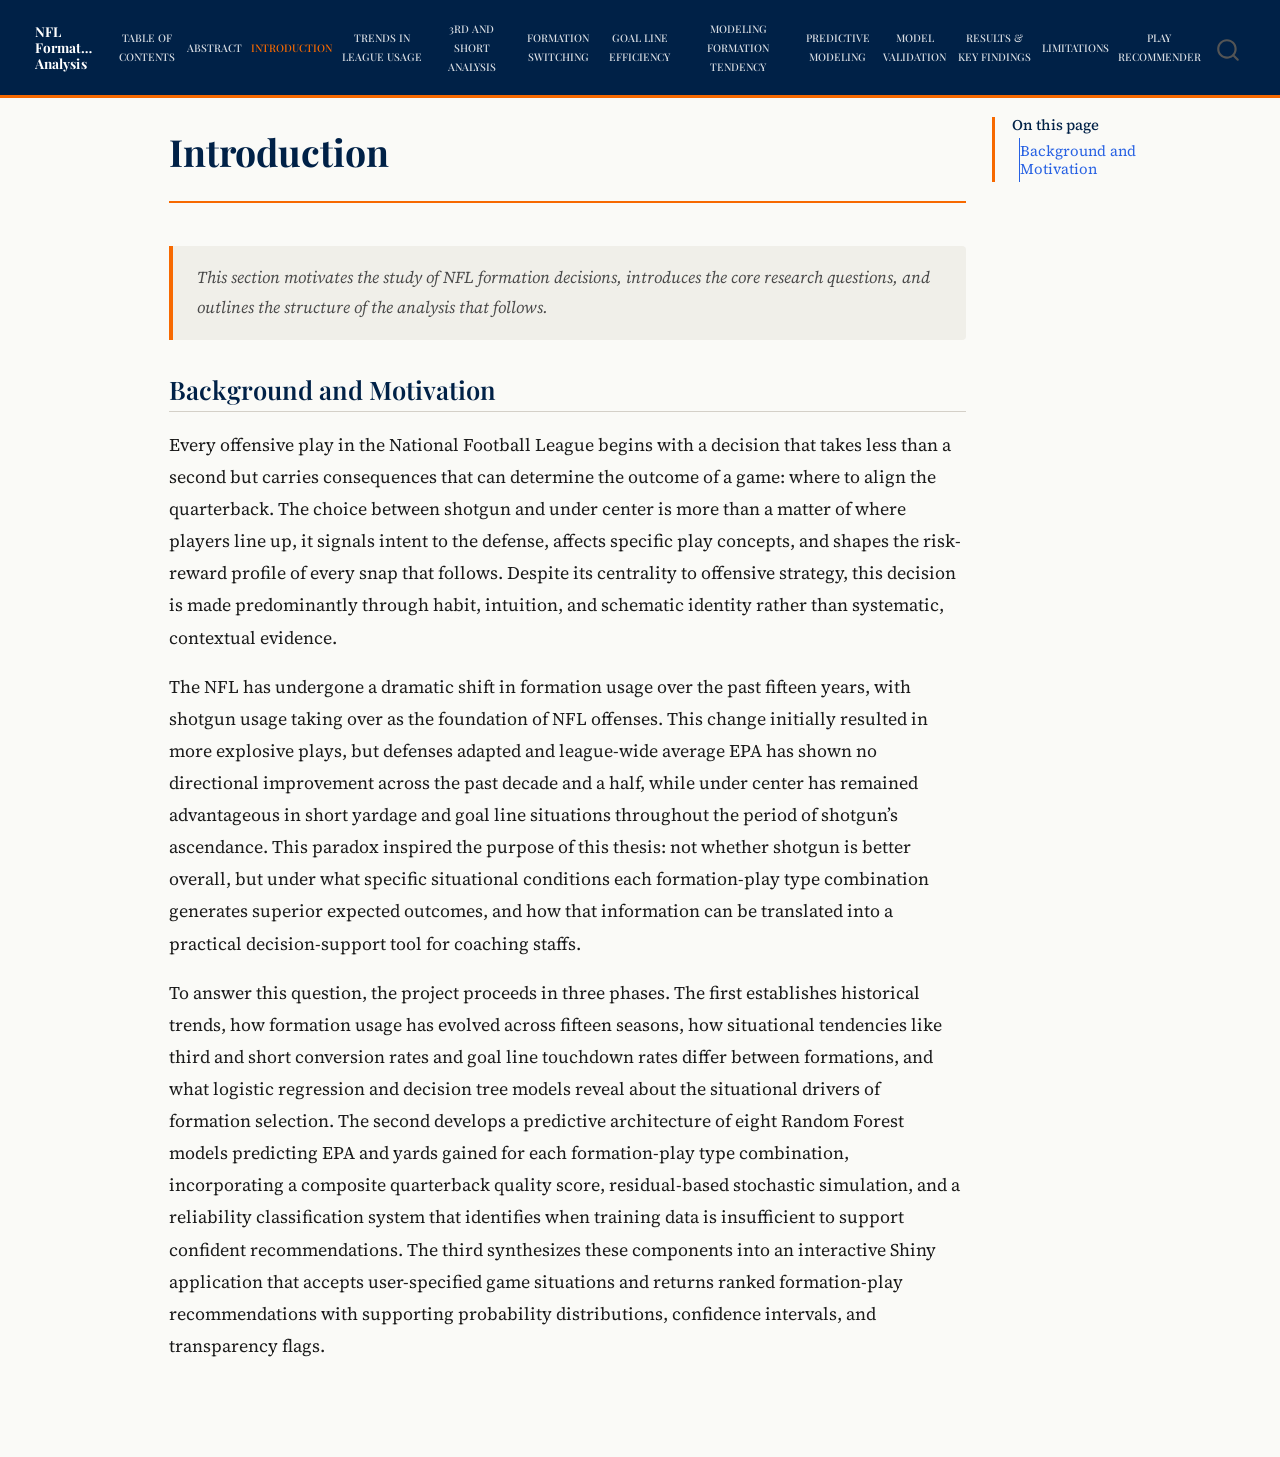
<file: docs/intro.html>
<!DOCTYPE html>
<html xmlns="http://www.w3.org/1999/xhtml" lang="en" xml:lang="en"><head>

<meta charset="utf-8">
<meta name="generator" content="quarto-1.8.25">

<meta name="viewport" content="width=device-width, initial-scale=1.0, user-scalable=yes">


<title>Introduction – NFL Formation Analysis</title>
<style>
code{white-space: pre-wrap;}
span.smallcaps{font-variant: small-caps;}
div.columns{display: flex; gap: min(4vw, 1.5em);}
div.column{flex: auto; overflow-x: auto;}
div.hanging-indent{margin-left: 1.5em; text-indent: -1.5em;}
ul.task-list{list-style: none;}
ul.task-list li input[type="checkbox"] {
  width: 0.8em;
  margin: 0 0.8em 0.2em -1em; /* quarto-specific, see https://github.com/quarto-dev/quarto-cli/issues/4556 */ 
  vertical-align: middle;
}
</style>


<script src="site_libs/quarto-nav/quarto-nav.js"></script>
<script src="site_libs/quarto-nav/headroom.min.js"></script>
<script src="site_libs/clipboard/clipboard.min.js"></script>
<script src="site_libs/quarto-search/autocomplete.umd.js"></script>
<script src="site_libs/quarto-search/fuse.min.js"></script>
<script src="site_libs/quarto-search/quarto-search.js"></script>
<meta name="quarto:offset" content="./">
<script src="site_libs/quarto-html/quarto.js" type="module"></script>
<script src="site_libs/quarto-html/tabsets/tabsets.js" type="module"></script>
<script src="site_libs/quarto-html/axe/axe-check.js" type="module"></script>
<script src="site_libs/quarto-html/popper.min.js"></script>
<script src="site_libs/quarto-html/tippy.umd.min.js"></script>
<script src="site_libs/quarto-html/anchor.min.js"></script>
<link href="site_libs/quarto-html/tippy.css" rel="stylesheet">
<link href="site_libs/quarto-html/quarto-syntax-highlighting-7b89279ff1a6dce999919e0e67d4d9ec.css" rel="stylesheet" id="quarto-text-highlighting-styles">
<script src="site_libs/bootstrap/bootstrap.min.js"></script>
<link href="site_libs/bootstrap/bootstrap-icons.css" rel="stylesheet">
<link href="site_libs/bootstrap/bootstrap-e31584831b205ffbb2d98406f31c2a5b.min.css" rel="stylesheet" append-hash="true" id="quarto-bootstrap" data-mode="light">
<script id="quarto-search-options" type="application/json">{
  "location": "navbar",
  "copy-button": false,
  "collapse-after": 3,
  "panel-placement": "end",
  "type": "overlay",
  "limit": 50,
  "keyboard-shortcut": [
    "f",
    "/",
    "s"
  ],
  "show-item-context": false,
  "language": {
    "search-no-results-text": "No results",
    "search-matching-documents-text": "matching documents",
    "search-copy-link-title": "Copy link to search",
    "search-hide-matches-text": "Hide additional matches",
    "search-more-match-text": "more match in this document",
    "search-more-matches-text": "more matches in this document",
    "search-clear-button-title": "Clear",
    "search-text-placeholder": "",
    "search-detached-cancel-button-title": "Cancel",
    "search-submit-button-title": "Submit",
    "search-label": "Search"
  }
}</script>


<link rel="stylesheet" href="styles.css">
</head>

<body class="nav-fixed quarto-light">

<div id="quarto-search-results"></div>
  <header id="quarto-header" class="headroom fixed-top">
    <nav class="navbar navbar-expand-lg " data-bs-theme="dark">
      <div class="navbar-container container-fluid">
      <div class="navbar-brand-container mx-auto">
    <a href="./index.html" class="navbar-brand navbar-brand-logo">
    </a>
    <a class="navbar-brand" href="./index.html">
    <span class="navbar-title">NFL Formation Analysis</span>
    </a>
  </div>
            <div id="quarto-search" class="" title="Search"></div>
          <button class="navbar-toggler" type="button" data-bs-toggle="collapse" data-bs-target="#navbarCollapse" aria-controls="navbarCollapse" role="menu" aria-expanded="false" aria-label="Toggle navigation" onclick="if (window.quartoToggleHeadroom) { window.quartoToggleHeadroom(); }">
  <span class="navbar-toggler-icon"></span>
</button>
          <div class="collapse navbar-collapse" id="navbarCollapse">
            <ul class="navbar-nav navbar-nav-scroll me-auto">
  <li class="nav-item">
    <a class="nav-link" href="./index.html"> 
<span class="menu-text">Table of Contents</span></a>
  </li>  
  <li class="nav-item">
    <a class="nav-link" href="./abstract.html"> 
<span class="menu-text">Abstract</span></a>
  </li>  
  <li class="nav-item">
    <a class="nav-link active" href="./intro.html" aria-current="page"> 
<span class="menu-text">Introduction</span></a>
  </li>  
  <li class="nav-item">
    <a class="nav-link" href="./trends.html"> 
<span class="menu-text">Trends in League Usage</span></a>
  </li>  
  <li class="nav-item">
    <a class="nav-link" href="./third_down.html"> 
<span class="menu-text">3rd and Short Analysis</span></a>
  </li>  
  <li class="nav-item">
    <a class="nav-link" href="./case_study.html"> 
<span class="menu-text">Formation Switching</span></a>
  </li>  
  <li class="nav-item">
    <a class="nav-link" href="./goalline.html"> 
<span class="menu-text">Goal Line Efficiency</span></a>
  </li>  
  <li class="nav-item">
    <a class="nav-link" href="./descriptive_models.html"> 
<span class="menu-text">Modeling Formation Tendency</span></a>
  </li>  
  <li class="nav-item">
    <a class="nav-link" href="./predictive_models.html"> 
<span class="menu-text">Predictive Modeling</span></a>
  </li>  
  <li class="nav-item">
    <a class="nav-link" href="./validation.html"> 
<span class="menu-text">Model Validation</span></a>
  </li>  
  <li class="nav-item">
    <a class="nav-link" href="./results.html"> 
<span class="menu-text">Results &amp; Key Findings</span></a>
  </li>  
  <li class="nav-item">
    <a class="nav-link" href="./limitations.html"> 
<span class="menu-text">Limitations</span></a>
  </li>  
  <li class="nav-item">
    <a class="nav-link" href="./app.html"> 
<span class="menu-text">Play Recommender</span></a>
  </li>  
</ul>
          </div> <!-- /navcollapse -->
            <div class="quarto-navbar-tools">
</div>
      </div> <!-- /container-fluid -->
    </nav>
</header>
<!-- content -->
<div id="quarto-content" class="quarto-container page-columns page-rows-contents page-layout-article page-navbar">
<!-- sidebar -->
<!-- margin-sidebar -->
    <div id="quarto-margin-sidebar" class="sidebar margin-sidebar">
        <nav id="TOC" role="doc-toc" class="toc-active">
    <h2 id="toc-title">On this page</h2>
   
  <ul>
  <li><a href="#background-and-motivation" id="toc-background-and-motivation" class="nav-link active" data-scroll-target="#background-and-motivation">Background and Motivation</a></li>
  </ul>
</nav>
    </div>
<!-- main -->
<main class="content" id="quarto-document-content">

<header id="title-block-header" class="quarto-title-block default">
<div class="quarto-title">
<h1 class="title">Introduction</h1>
</div>



<div class="quarto-title-meta">

    
  
    
  </div>
  


</header>


<div class="section-intro">
  This section motivates the study of NFL formation decisions, introduces the core research questions, and outlines the structure of the analysis that follows.
</div>
<section id="background-and-motivation" class="level2">
<h2 class="anchored" data-anchor-id="background-and-motivation">Background and Motivation</h2>
<p>Every offensive play in the National Football League begins with a decision that takes less than a second but carries consequences that can determine the outcome of a game: where to align the quarterback. The choice between shotgun and under center is more than a matter of where players line up, it signals intent to the defense, affects specific play concepts, and shapes the risk-reward profile of every snap that follows. Despite its centrality to offensive strategy, this decision is made predominantly through habit, intuition, and schematic identity rather than systematic, contextual evidence.</p>
<p>The NFL has undergone a dramatic shift in formation usage over the past fifteen years, with shotgun usage taking over as the foundation of NFL offenses. This change initially resulted in more explosive plays, but defenses adapted and league-wide average EPA has shown no directional improvement across the past decade and a half, while under center has remained advantageous in short yardage and goal line situations throughout the period of shotgun’s ascendance. This paradox inspired the purpose of this thesis: not whether shotgun is better overall, but under what specific situational conditions each formation-play type combination generates superior expected outcomes, and how that information can be translated into a practical decision-support tool for coaching staffs.</p>
<p>To answer this question, the project proceeds in three phases. The first establishes historical trends, how formation usage has evolved across fifteen seasons, how situational tendencies like third and short conversion rates and goal line touchdown rates differ between formations, and what logistic regression and decision tree models reveal about the situational drivers of formation selection. The second develops a predictive architecture of eight Random Forest models predicting EPA and yards gained for each formation-play type combination, incorporating a composite quarterback quality score, residual-based stochastic simulation, and a reliability classification system that identifies when training data is insufficient to support confident recommendations. The third synthesizes these components into an interactive Shiny application that accepts user-specified game situations and returns ranked formation-play recommendations with supporting probability distributions, confidence intervals, and transparency flags.</p>


</section>

</main> <!-- /main -->
<script id="quarto-html-after-body" type="application/javascript">
  window.document.addEventListener("DOMContentLoaded", function (event) {
    const icon = "";
    const anchorJS = new window.AnchorJS();
    anchorJS.options = {
      placement: 'right',
      icon: icon
    };
    anchorJS.add('.anchored');
    const isCodeAnnotation = (el) => {
      for (const clz of el.classList) {
        if (clz.startsWith('code-annotation-')) {                     
          return true;
        }
      }
      return false;
    }
    const onCopySuccess = function(e) {
      // button target
      const button = e.trigger;
      // don't keep focus
      button.blur();
      // flash "checked"
      button.classList.add('code-copy-button-checked');
      var currentTitle = button.getAttribute("title");
      button.setAttribute("title", "Copied!");
      let tooltip;
      if (window.bootstrap) {
        button.setAttribute("data-bs-toggle", "tooltip");
        button.setAttribute("data-bs-placement", "left");
        button.setAttribute("data-bs-title", "Copied!");
        tooltip = new bootstrap.Tooltip(button, 
          { trigger: "manual", 
            customClass: "code-copy-button-tooltip",
            offset: [0, -8]});
        tooltip.show();    
      }
      setTimeout(function() {
        if (tooltip) {
          tooltip.hide();
          button.removeAttribute("data-bs-title");
          button.removeAttribute("data-bs-toggle");
          button.removeAttribute("data-bs-placement");
        }
        button.setAttribute("title", currentTitle);
        button.classList.remove('code-copy-button-checked');
      }, 1000);
      // clear code selection
      e.clearSelection();
    }
    const getTextToCopy = function(trigger) {
      const outerScaffold = trigger.parentElement.cloneNode(true);
      const codeEl = outerScaffold.querySelector('code');
      for (const childEl of codeEl.children) {
        if (isCodeAnnotation(childEl)) {
          childEl.remove();
        }
      }
      return codeEl.innerText;
    }
    const clipboard = new window.ClipboardJS('.code-copy-button:not([data-in-quarto-modal])', {
      text: getTextToCopy
    });
    clipboard.on('success', onCopySuccess);
    if (window.document.getElementById('quarto-embedded-source-code-modal')) {
      const clipboardModal = new window.ClipboardJS('.code-copy-button[data-in-quarto-modal]', {
        text: getTextToCopy,
        container: window.document.getElementById('quarto-embedded-source-code-modal')
      });
      clipboardModal.on('success', onCopySuccess);
    }
      var localhostRegex = new RegExp(/^(?:http|https):\/\/localhost\:?[0-9]*\//);
      var mailtoRegex = new RegExp(/^mailto:/);
        var filterRegex = new RegExp('/' + window.location.host + '/');
      var isInternal = (href) => {
          return filterRegex.test(href) || localhostRegex.test(href) || mailtoRegex.test(href);
      }
      // Inspect non-navigation links and adorn them if external
     var links = window.document.querySelectorAll('a[href]:not(.nav-link):not(.navbar-brand):not(.toc-action):not(.sidebar-link):not(.sidebar-item-toggle):not(.pagination-link):not(.no-external):not([aria-hidden]):not(.dropdown-item):not(.quarto-navigation-tool):not(.about-link)');
      for (var i=0; i<links.length; i++) {
        const link = links[i];
        if (!isInternal(link.href)) {
          // undo the damage that might have been done by quarto-nav.js in the case of
          // links that we want to consider external
          if (link.dataset.originalHref !== undefined) {
            link.href = link.dataset.originalHref;
          }
        }
      }
    function tippyHover(el, contentFn, onTriggerFn, onUntriggerFn) {
      const config = {
        allowHTML: true,
        maxWidth: 500,
        delay: 100,
        arrow: false,
        appendTo: function(el) {
            return el.parentElement;
        },
        interactive: true,
        interactiveBorder: 10,
        theme: 'quarto',
        placement: 'bottom-start',
      };
      if (contentFn) {
        config.content = contentFn;
      }
      if (onTriggerFn) {
        config.onTrigger = onTriggerFn;
      }
      if (onUntriggerFn) {
        config.onUntrigger = onUntriggerFn;
      }
      window.tippy(el, config); 
    }
    const noterefs = window.document.querySelectorAll('a[role="doc-noteref"]');
    for (var i=0; i<noterefs.length; i++) {
      const ref = noterefs[i];
      tippyHover(ref, function() {
        // use id or data attribute instead here
        let href = ref.getAttribute('data-footnote-href') || ref.getAttribute('href');
        try { href = new URL(href).hash; } catch {}
        const id = href.replace(/^#\/?/, "");
        const note = window.document.getElementById(id);
        if (note) {
          return note.innerHTML;
        } else {
          return "";
        }
      });
    }
    const xrefs = window.document.querySelectorAll('a.quarto-xref');
    const processXRef = (id, note) => {
      // Strip column container classes
      const stripColumnClz = (el) => {
        el.classList.remove("page-full", "page-columns");
        if (el.children) {
          for (const child of el.children) {
            stripColumnClz(child);
          }
        }
      }
      stripColumnClz(note)
      if (id === null || id.startsWith('sec-')) {
        // Special case sections, only their first couple elements
        const container = document.createElement("div");
        if (note.children && note.children.length > 2) {
          container.appendChild(note.children[0].cloneNode(true));
          for (let i = 1; i < note.children.length; i++) {
            const child = note.children[i];
            if (child.tagName === "P" && child.innerText === "") {
              continue;
            } else {
              container.appendChild(child.cloneNode(true));
              break;
            }
          }
          if (window.Quarto?.typesetMath) {
            window.Quarto.typesetMath(container);
          }
          return container.innerHTML
        } else {
          if (window.Quarto?.typesetMath) {
            window.Quarto.typesetMath(note);
          }
          return note.innerHTML;
        }
      } else {
        // Remove any anchor links if they are present
        const anchorLink = note.querySelector('a.anchorjs-link');
        if (anchorLink) {
          anchorLink.remove();
        }
        if (window.Quarto?.typesetMath) {
          window.Quarto.typesetMath(note);
        }
        if (note.classList.contains("callout")) {
          return note.outerHTML;
        } else {
          return note.innerHTML;
        }
      }
    }
    for (var i=0; i<xrefs.length; i++) {
      const xref = xrefs[i];
      tippyHover(xref, undefined, function(instance) {
        instance.disable();
        let url = xref.getAttribute('href');
        let hash = undefined; 
        if (url.startsWith('#')) {
          hash = url;
        } else {
          try { hash = new URL(url).hash; } catch {}
        }
        if (hash) {
          const id = hash.replace(/^#\/?/, "");
          const note = window.document.getElementById(id);
          if (note !== null) {
            try {
              const html = processXRef(id, note.cloneNode(true));
              instance.setContent(html);
            } finally {
              instance.enable();
              instance.show();
            }
          } else {
            // See if we can fetch this
            fetch(url.split('#')[0])
            .then(res => res.text())
            .then(html => {
              const parser = new DOMParser();
              const htmlDoc = parser.parseFromString(html, "text/html");
              const note = htmlDoc.getElementById(id);
              if (note !== null) {
                const html = processXRef(id, note);
                instance.setContent(html);
              } 
            }).finally(() => {
              instance.enable();
              instance.show();
            });
          }
        } else {
          // See if we can fetch a full url (with no hash to target)
          // This is a special case and we should probably do some content thinning / targeting
          fetch(url)
          .then(res => res.text())
          .then(html => {
            const parser = new DOMParser();
            const htmlDoc = parser.parseFromString(html, "text/html");
            const note = htmlDoc.querySelector('main.content');
            if (note !== null) {
              // This should only happen for chapter cross references
              // (since there is no id in the URL)
              // remove the first header
              if (note.children.length > 0 && note.children[0].tagName === "HEADER") {
                note.children[0].remove();
              }
              const html = processXRef(null, note);
              instance.setContent(html);
            } 
          }).finally(() => {
            instance.enable();
            instance.show();
          });
        }
      }, function(instance) {
      });
    }
        let selectedAnnoteEl;
        const selectorForAnnotation = ( cell, annotation) => {
          let cellAttr = 'data-code-cell="' + cell + '"';
          let lineAttr = 'data-code-annotation="' +  annotation + '"';
          const selector = 'span[' + cellAttr + '][' + lineAttr + ']';
          return selector;
        }
        const selectCodeLines = (annoteEl) => {
          const doc = window.document;
          const targetCell = annoteEl.getAttribute("data-target-cell");
          const targetAnnotation = annoteEl.getAttribute("data-target-annotation");
          const annoteSpan = window.document.querySelector(selectorForAnnotation(targetCell, targetAnnotation));
          const lines = annoteSpan.getAttribute("data-code-lines").split(",");
          const lineIds = lines.map((line) => {
            return targetCell + "-" + line;
          })
          let top = null;
          let height = null;
          let parent = null;
          if (lineIds.length > 0) {
              //compute the position of the single el (top and bottom and make a div)
              const el = window.document.getElementById(lineIds[0]);
              top = el.offsetTop;
              height = el.offsetHeight;
              parent = el.parentElement.parentElement;
            if (lineIds.length > 1) {
              const lastEl = window.document.getElementById(lineIds[lineIds.length - 1]);
              const bottom = lastEl.offsetTop + lastEl.offsetHeight;
              height = bottom - top;
            }
            if (top !== null && height !== null && parent !== null) {
              // cook up a div (if necessary) and position it 
              let div = window.document.getElementById("code-annotation-line-highlight");
              if (div === null) {
                div = window.document.createElement("div");
                div.setAttribute("id", "code-annotation-line-highlight");
                div.style.position = 'absolute';
                parent.appendChild(div);
              }
              div.style.top = top - 2 + "px";
              div.style.height = height + 4 + "px";
              div.style.left = 0;
              let gutterDiv = window.document.getElementById("code-annotation-line-highlight-gutter");
              if (gutterDiv === null) {
                gutterDiv = window.document.createElement("div");
                gutterDiv.setAttribute("id", "code-annotation-line-highlight-gutter");
                gutterDiv.style.position = 'absolute';
                const codeCell = window.document.getElementById(targetCell);
                const gutter = codeCell.querySelector('.code-annotation-gutter');
                gutter.appendChild(gutterDiv);
              }
              gutterDiv.style.top = top - 2 + "px";
              gutterDiv.style.height = height + 4 + "px";
            }
            selectedAnnoteEl = annoteEl;
          }
        };
        const unselectCodeLines = () => {
          const elementsIds = ["code-annotation-line-highlight", "code-annotation-line-highlight-gutter"];
          elementsIds.forEach((elId) => {
            const div = window.document.getElementById(elId);
            if (div) {
              div.remove();
            }
          });
          selectedAnnoteEl = undefined;
        };
          // Handle positioning of the toggle
      window.addEventListener(
        "resize",
        throttle(() => {
          elRect = undefined;
          if (selectedAnnoteEl) {
            selectCodeLines(selectedAnnoteEl);
          }
        }, 10)
      );
      function throttle(fn, ms) {
      let throttle = false;
      let timer;
        return (...args) => {
          if(!throttle) { // first call gets through
              fn.apply(this, args);
              throttle = true;
          } else { // all the others get throttled
              if(timer) clearTimeout(timer); // cancel #2
              timer = setTimeout(() => {
                fn.apply(this, args);
                timer = throttle = false;
              }, ms);
          }
        };
      }
        // Attach click handler to the DT
        const annoteDls = window.document.querySelectorAll('dt[data-target-cell]');
        for (const annoteDlNode of annoteDls) {
          annoteDlNode.addEventListener('click', (event) => {
            const clickedEl = event.target;
            if (clickedEl !== selectedAnnoteEl) {
              unselectCodeLines();
              const activeEl = window.document.querySelector('dt[data-target-cell].code-annotation-active');
              if (activeEl) {
                activeEl.classList.remove('code-annotation-active');
              }
              selectCodeLines(clickedEl);
              clickedEl.classList.add('code-annotation-active');
            } else {
              // Unselect the line
              unselectCodeLines();
              clickedEl.classList.remove('code-annotation-active');
            }
          });
        }
    const findCites = (el) => {
      const parentEl = el.parentElement;
      if (parentEl) {
        const cites = parentEl.dataset.cites;
        if (cites) {
          return {
            el,
            cites: cites.split(' ')
          };
        } else {
          return findCites(el.parentElement)
        }
      } else {
        return undefined;
      }
    };
    var bibliorefs = window.document.querySelectorAll('a[role="doc-biblioref"]');
    for (var i=0; i<bibliorefs.length; i++) {
      const ref = bibliorefs[i];
      const citeInfo = findCites(ref);
      if (citeInfo) {
        tippyHover(citeInfo.el, function() {
          var popup = window.document.createElement('div');
          citeInfo.cites.forEach(function(cite) {
            var citeDiv = window.document.createElement('div');
            citeDiv.classList.add('hanging-indent');
            citeDiv.classList.add('csl-entry');
            var biblioDiv = window.document.getElementById('ref-' + cite);
            if (biblioDiv) {
              citeDiv.innerHTML = biblioDiv.innerHTML;
            }
            popup.appendChild(citeDiv);
          });
          return popup.innerHTML;
        });
      }
    }
  });
  </script>
</div> <!-- /content -->




</body></html>
</file>
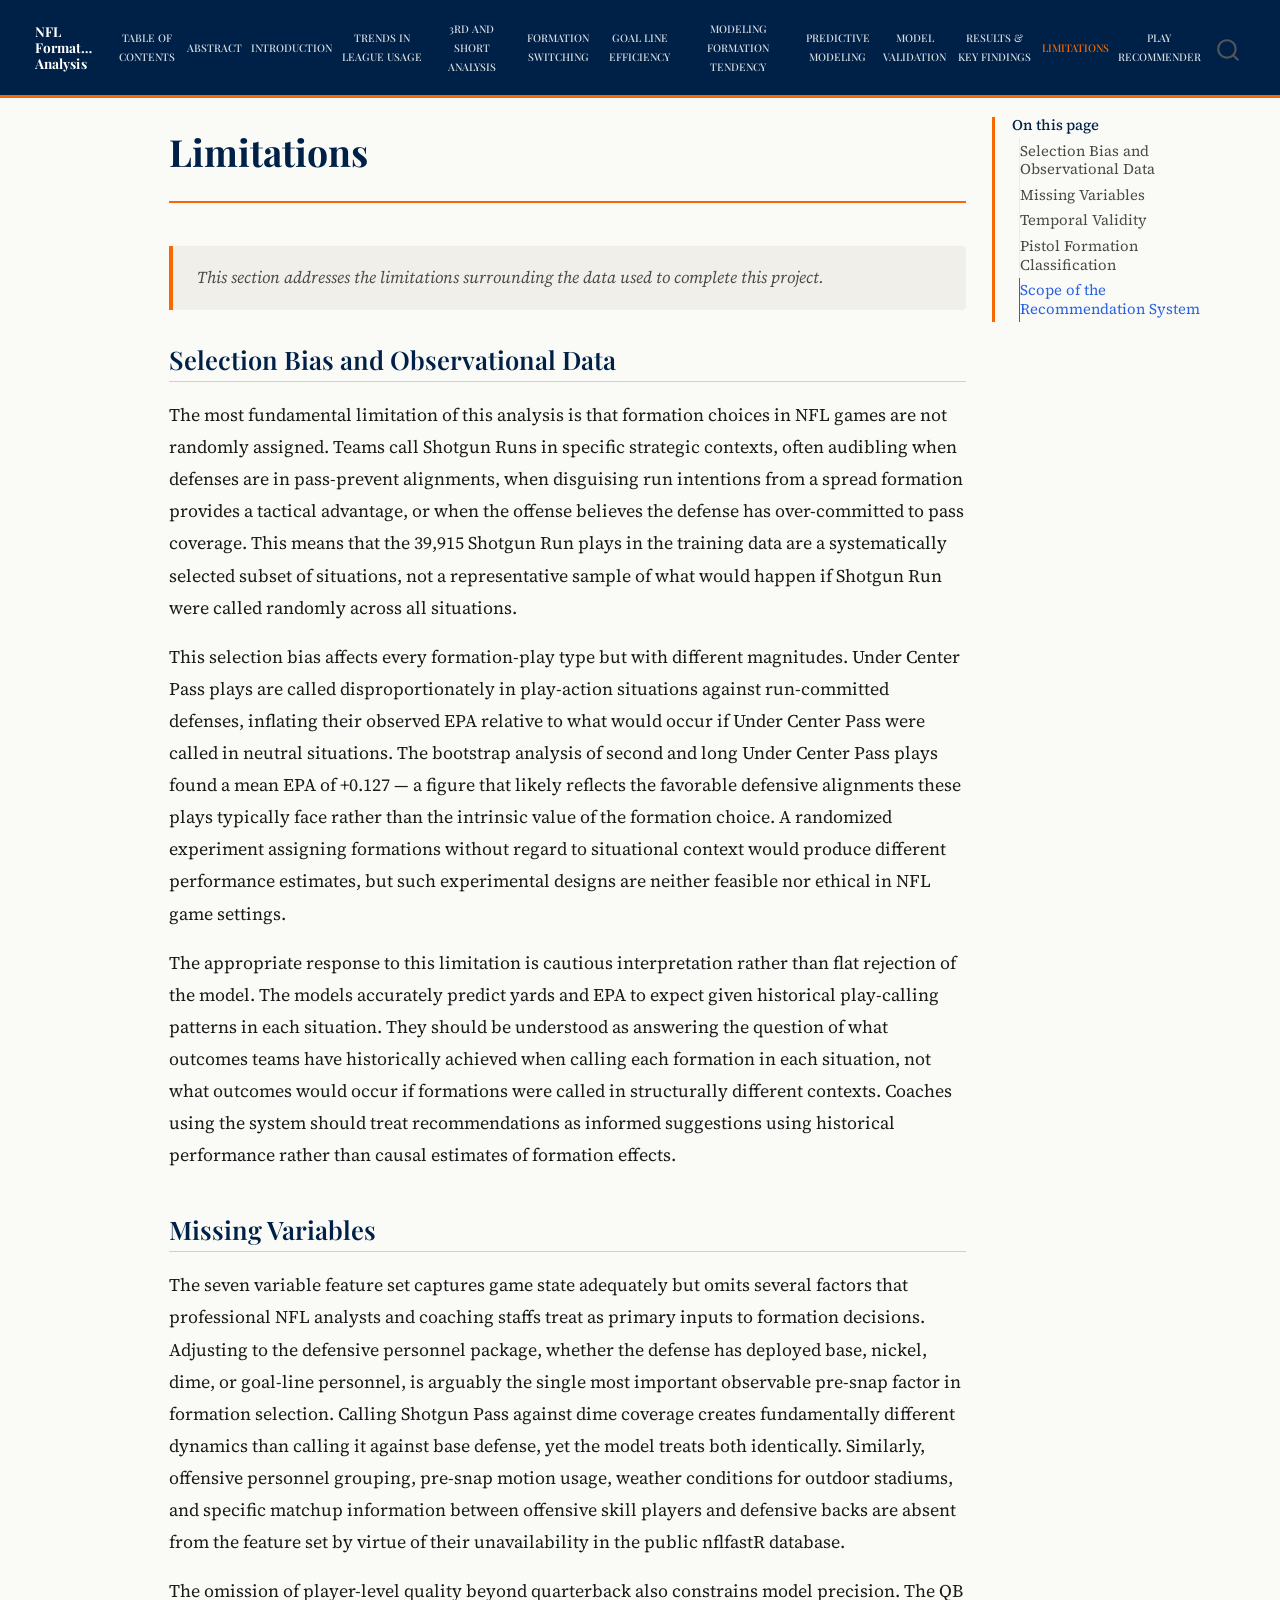
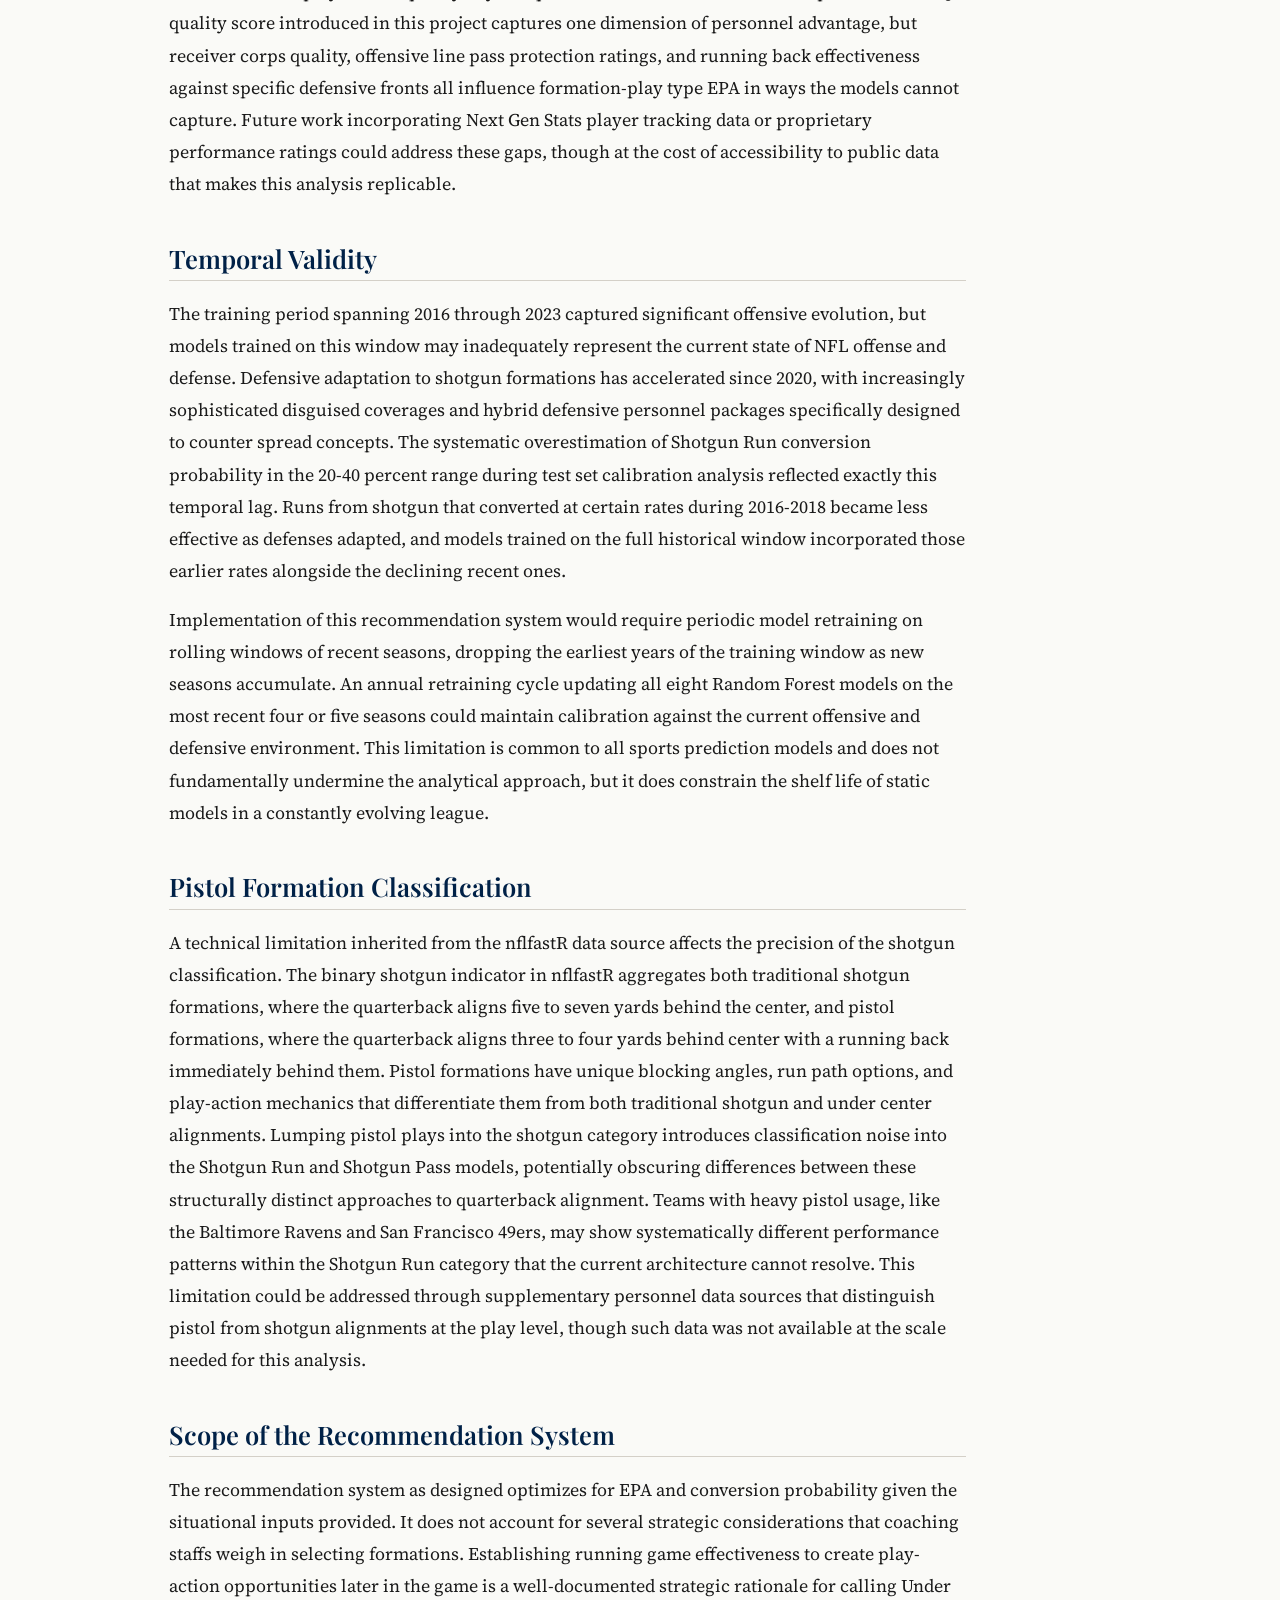
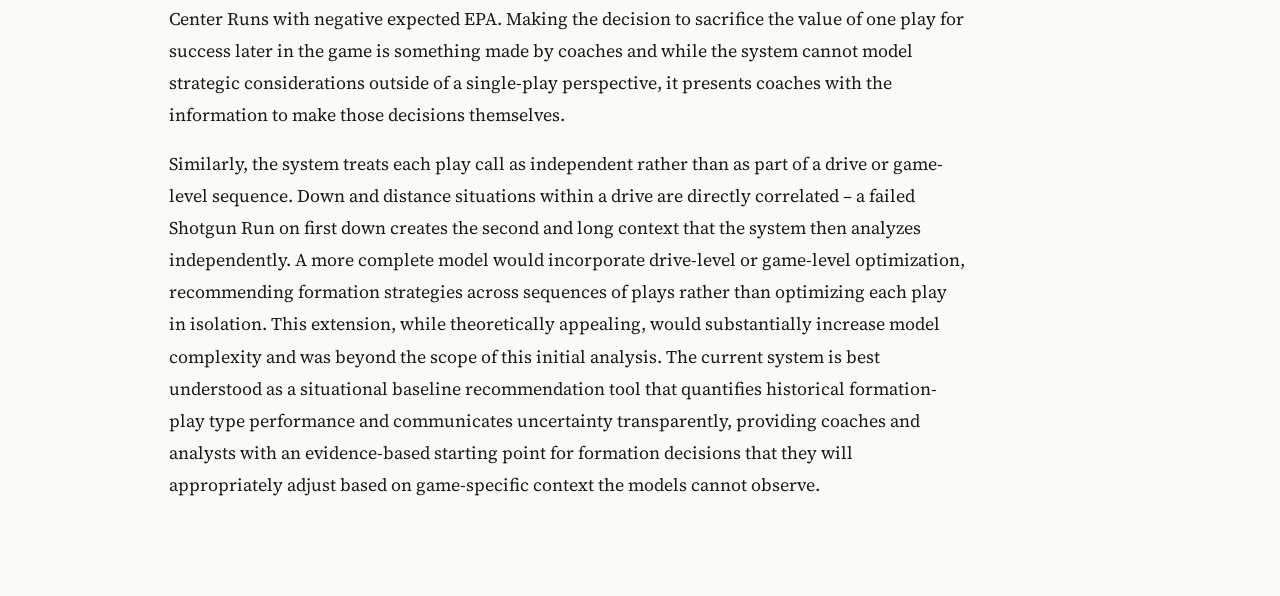
<file: docs/limitations.html>
<!DOCTYPE html>
<html xmlns="http://www.w3.org/1999/xhtml" lang="en" xml:lang="en"><head>

<meta charset="utf-8">
<meta name="generator" content="quarto-1.8.25">

<meta name="viewport" content="width=device-width, initial-scale=1.0, user-scalable=yes">


<title>Limitations – NFL Formation Analysis</title>
<style>
code{white-space: pre-wrap;}
span.smallcaps{font-variant: small-caps;}
div.columns{display: flex; gap: min(4vw, 1.5em);}
div.column{flex: auto; overflow-x: auto;}
div.hanging-indent{margin-left: 1.5em; text-indent: -1.5em;}
ul.task-list{list-style: none;}
ul.task-list li input[type="checkbox"] {
  width: 0.8em;
  margin: 0 0.8em 0.2em -1em; /* quarto-specific, see https://github.com/quarto-dev/quarto-cli/issues/4556 */ 
  vertical-align: middle;
}
</style>


<script src="site_libs/quarto-nav/quarto-nav.js"></script>
<script src="site_libs/quarto-nav/headroom.min.js"></script>
<script src="site_libs/clipboard/clipboard.min.js"></script>
<script src="site_libs/quarto-search/autocomplete.umd.js"></script>
<script src="site_libs/quarto-search/fuse.min.js"></script>
<script src="site_libs/quarto-search/quarto-search.js"></script>
<meta name="quarto:offset" content="./">
<script src="site_libs/quarto-html/quarto.js" type="module"></script>
<script src="site_libs/quarto-html/tabsets/tabsets.js" type="module"></script>
<script src="site_libs/quarto-html/axe/axe-check.js" type="module"></script>
<script src="site_libs/quarto-html/popper.min.js"></script>
<script src="site_libs/quarto-html/tippy.umd.min.js"></script>
<script src="site_libs/quarto-html/anchor.min.js"></script>
<link href="site_libs/quarto-html/tippy.css" rel="stylesheet">
<link href="site_libs/quarto-html/quarto-syntax-highlighting-7b89279ff1a6dce999919e0e67d4d9ec.css" rel="stylesheet" id="quarto-text-highlighting-styles">
<script src="site_libs/bootstrap/bootstrap.min.js"></script>
<link href="site_libs/bootstrap/bootstrap-icons.css" rel="stylesheet">
<link href="site_libs/bootstrap/bootstrap-e31584831b205ffbb2d98406f31c2a5b.min.css" rel="stylesheet" append-hash="true" id="quarto-bootstrap" data-mode="light">
<script id="quarto-search-options" type="application/json">{
  "location": "navbar",
  "copy-button": false,
  "collapse-after": 3,
  "panel-placement": "end",
  "type": "overlay",
  "limit": 50,
  "keyboard-shortcut": [
    "f",
    "/",
    "s"
  ],
  "show-item-context": false,
  "language": {
    "search-no-results-text": "No results",
    "search-matching-documents-text": "matching documents",
    "search-copy-link-title": "Copy link to search",
    "search-hide-matches-text": "Hide additional matches",
    "search-more-match-text": "more match in this document",
    "search-more-matches-text": "more matches in this document",
    "search-clear-button-title": "Clear",
    "search-text-placeholder": "",
    "search-detached-cancel-button-title": "Cancel",
    "search-submit-button-title": "Submit",
    "search-label": "Search"
  }
}</script>


<link rel="stylesheet" href="styles.css">
</head>

<body class="nav-fixed quarto-light">

<div id="quarto-search-results"></div>
  <header id="quarto-header" class="headroom fixed-top">
    <nav class="navbar navbar-expand-lg " data-bs-theme="dark">
      <div class="navbar-container container-fluid">
      <div class="navbar-brand-container mx-auto">
    <a href="./index.html" class="navbar-brand navbar-brand-logo">
    </a>
    <a class="navbar-brand" href="./index.html">
    <span class="navbar-title">NFL Formation Analysis</span>
    </a>
  </div>
            <div id="quarto-search" class="" title="Search"></div>
          <button class="navbar-toggler" type="button" data-bs-toggle="collapse" data-bs-target="#navbarCollapse" aria-controls="navbarCollapse" role="menu" aria-expanded="false" aria-label="Toggle navigation" onclick="if (window.quartoToggleHeadroom) { window.quartoToggleHeadroom(); }">
  <span class="navbar-toggler-icon"></span>
</button>
          <div class="collapse navbar-collapse" id="navbarCollapse">
            <ul class="navbar-nav navbar-nav-scroll me-auto">
  <li class="nav-item">
    <a class="nav-link" href="./index.html"> 
<span class="menu-text">Table of Contents</span></a>
  </li>  
  <li class="nav-item">
    <a class="nav-link" href="./abstract.html"> 
<span class="menu-text">Abstract</span></a>
  </li>  
  <li class="nav-item">
    <a class="nav-link" href="./intro.html"> 
<span class="menu-text">Introduction</span></a>
  </li>  
  <li class="nav-item">
    <a class="nav-link" href="./trends.html"> 
<span class="menu-text">Trends in League Usage</span></a>
  </li>  
  <li class="nav-item">
    <a class="nav-link" href="./third_down.html"> 
<span class="menu-text">3rd and Short Analysis</span></a>
  </li>  
  <li class="nav-item">
    <a class="nav-link" href="./case_study.html"> 
<span class="menu-text">Formation Switching</span></a>
  </li>  
  <li class="nav-item">
    <a class="nav-link" href="./goalline.html"> 
<span class="menu-text">Goal Line Efficiency</span></a>
  </li>  
  <li class="nav-item">
    <a class="nav-link" href="./descriptive_models.html"> 
<span class="menu-text">Modeling Formation Tendency</span></a>
  </li>  
  <li class="nav-item">
    <a class="nav-link" href="./predictive_models.html"> 
<span class="menu-text">Predictive Modeling</span></a>
  </li>  
  <li class="nav-item">
    <a class="nav-link" href="./validation.html"> 
<span class="menu-text">Model Validation</span></a>
  </li>  
  <li class="nav-item">
    <a class="nav-link" href="./results.html"> 
<span class="menu-text">Results &amp; Key Findings</span></a>
  </li>  
  <li class="nav-item">
    <a class="nav-link active" href="./limitations.html" aria-current="page"> 
<span class="menu-text">Limitations</span></a>
  </li>  
  <li class="nav-item">
    <a class="nav-link" href="./app.html"> 
<span class="menu-text">Play Recommender</span></a>
  </li>  
</ul>
          </div> <!-- /navcollapse -->
            <div class="quarto-navbar-tools">
</div>
      </div> <!-- /container-fluid -->
    </nav>
</header>
<!-- content -->
<div id="quarto-content" class="quarto-container page-columns page-rows-contents page-layout-article page-navbar">
<!-- sidebar -->
<!-- margin-sidebar -->
    <div id="quarto-margin-sidebar" class="sidebar margin-sidebar">
        <nav id="TOC" role="doc-toc" class="toc-active">
    <h2 id="toc-title">On this page</h2>
   
  <ul>
  <li><a href="#selection-bias-and-observational-data" id="toc-selection-bias-and-observational-data" class="nav-link active" data-scroll-target="#selection-bias-and-observational-data">Selection Bias and Observational Data</a></li>
  <li><a href="#missing-variables" id="toc-missing-variables" class="nav-link" data-scroll-target="#missing-variables">Missing Variables</a></li>
  <li><a href="#temporal-validity" id="toc-temporal-validity" class="nav-link" data-scroll-target="#temporal-validity">Temporal Validity</a></li>
  <li><a href="#pistol-formation-classification" id="toc-pistol-formation-classification" class="nav-link" data-scroll-target="#pistol-formation-classification">Pistol Formation Classification</a></li>
  <li><a href="#scope-of-the-recommendation-system" id="toc-scope-of-the-recommendation-system" class="nav-link" data-scroll-target="#scope-of-the-recommendation-system">Scope of the Recommendation System</a></li>
  </ul>
</nav>
    </div>
<!-- main -->
<main class="content" id="quarto-document-content">

<header id="title-block-header" class="quarto-title-block default">
<div class="quarto-title">
<h1 class="title">Limitations</h1>
</div>



<div class="quarto-title-meta">

    
  
    
  </div>
  


</header>


<div class="section-intro">
  This section addresses the limitations surrounding the data used to complete this  project.
</div>
<section id="selection-bias-and-observational-data" class="level2">
<h2 class="anchored" data-anchor-id="selection-bias-and-observational-data">Selection Bias and Observational Data</h2>
<p>The most fundamental limitation of this analysis is that formation choices in NFL games are not randomly assigned. Teams call Shotgun Runs in specific strategic contexts, often audibling when defenses are in pass-prevent alignments, when disguising run intentions from a spread formation provides a tactical advantage, or when the offense believes the defense has over-committed to pass coverage. This means that the 39,915 Shotgun Run plays in the training data are a systematically selected subset of situations, not a representative sample of what would happen if Shotgun Run were called randomly across all situations.</p>
<p>This selection bias affects every formation-play type but with different magnitudes. Under Center Pass plays are called disproportionately in play-action situations against run-committed defenses, inflating their observed EPA relative to what would occur if Under Center Pass were called in neutral situations. The bootstrap analysis of second and long Under Center Pass plays found a mean EPA of +0.127 — a figure that likely reflects the favorable defensive alignments these plays typically face rather than the intrinsic value of the formation choice. A randomized experiment assigning formations without regard to situational context would produce different performance estimates, but such experimental designs are neither feasible nor ethical in NFL game settings.</p>
<p>The appropriate response to this limitation is cautious interpretation rather than flat rejection of the model. The models accurately predict yards and EPA to expect given historical play-calling patterns in each situation. They should be understood as answering the question of what outcomes teams have historically achieved when calling each formation in each situation, not what outcomes would occur if formations were called in structurally different contexts. Coaches using the system should treat recommendations as informed suggestions using historical performance rather than causal estimates of formation effects.</p>
</section>
<section id="missing-variables" class="level2">
<h2 class="anchored" data-anchor-id="missing-variables">Missing Variables</h2>
<p>The seven variable feature set captures game state adequately but omits several factors that professional NFL analysts and coaching staffs treat as primary inputs to formation decisions. Adjusting to the defensive personnel package, whether the defense has deployed base, nickel, dime, or goal-line personnel, is arguably the single most important observable pre-snap factor in formation selection. Calling Shotgun Pass against dime coverage creates fundamentally different dynamics than calling it against base defense, yet the model treats both identically. Similarly, offensive personnel grouping, pre-snap motion usage, weather conditions for outdoor stadiums, and specific matchup information between offensive skill players and defensive backs are absent from the feature set by virtue of their unavailability in the public nflfastR database.</p>
<p>The omission of player-level quality beyond quarterback also constrains model precision. The QB quality score introduced in this project captures one dimension of personnel advantage, but receiver corps quality, offensive line pass protection ratings, and running back effectiveness against specific defensive fronts all influence formation-play type EPA in ways the models cannot capture. Future work incorporating Next Gen Stats player tracking data or proprietary performance ratings could address these gaps, though at the cost of accessibility to public data that makes this analysis replicable.</p>
</section>
<section id="temporal-validity" class="level2">
<h2 class="anchored" data-anchor-id="temporal-validity">Temporal Validity</h2>
<p>The training period spanning 2016 through 2023 captured significant offensive evolution, but models trained on this window may inadequately represent the current state of NFL offense and defense. Defensive adaptation to shotgun formations has accelerated since 2020, with increasingly sophisticated disguised coverages and hybrid defensive personnel packages specifically designed to counter spread concepts. The systematic overestimation of Shotgun Run conversion probability in the 20-40 percent range during test set calibration analysis reflected exactly this temporal lag. Runs from shotgun that converted at certain rates during 2016-2018 became less effective as defenses adapted, and models trained on the full historical window incorporated those earlier rates alongside the declining recent ones.</p>
<p>Implementation of this recommendation system would require periodic model retraining on rolling windows of recent seasons, dropping the earliest years of the training window as new seasons accumulate. An annual retraining cycle updating all eight Random Forest models on the most recent four or five seasons could maintain calibration against the current offensive and defensive environment. This limitation is common to all sports prediction models and does not fundamentally undermine the analytical approach, but it does constrain the shelf life of static models in a constantly evolving league.</p>
</section>
<section id="pistol-formation-classification" class="level2">
<h2 class="anchored" data-anchor-id="pistol-formation-classification">Pistol Formation Classification</h2>
<p>A technical limitation inherited from the nflfastR data source affects the precision of the shotgun classification. The binary shotgun indicator in nflfastR aggregates both traditional shotgun formations, where the quarterback aligns five to seven yards behind the center, and pistol formations, where the quarterback aligns three to four yards behind center with a running back immediately behind them. Pistol formations have unique blocking angles, run path options, and play-action mechanics that differentiate them from both traditional shotgun and under center alignments. Lumping pistol plays into the shotgun category introduces classification noise into the Shotgun Run and Shotgun Pass models, potentially obscuring differences between these structurally distinct approaches to quarterback alignment. Teams with heavy pistol usage, like the Baltimore Ravens and San Francisco 49ers, may show systematically different performance patterns within the Shotgun Run category that the current architecture cannot resolve. This limitation could be addressed through supplementary personnel data sources that distinguish pistol from shotgun alignments at the play level, though such data was not available at the scale needed for this analysis.</p>
</section>
<section id="scope-of-the-recommendation-system" class="level2">
<h2 class="anchored" data-anchor-id="scope-of-the-recommendation-system">Scope of the Recommendation System</h2>
<p>The recommendation system as designed optimizes for EPA and conversion probability given the situational inputs provided. It does not account for several strategic considerations that coaching staffs weigh in selecting formations. Establishing running game effectiveness to create play-action opportunities later in the game is a well-documented strategic rationale for calling Under Center Runs with negative expected EPA. Making the decision to sacrifice the value of one play for success later in the game is something made by coaches and while the system cannot model strategic considerations outside of a single-play perspective, it presents coaches with the information to make those decisions themselves.</p>
<p>Similarly, the system treats each play call as independent rather than as part of a drive or game-level sequence. Down and distance situations within a drive are directly correlated – a failed Shotgun Run on first down creates the second and long context that the system then analyzes independently. A more complete model would incorporate drive-level or game-level optimization, recommending formation strategies across sequences of plays rather than optimizing each play in isolation. This extension, while theoretically appealing, would substantially increase model complexity and was beyond the scope of this initial analysis. The current system is best understood as a situational baseline recommendation tool that quantifies historical formation-play type performance and communicates uncertainty transparently, providing coaches and analysts with an evidence-based starting point for formation decisions that they will appropriately adjust based on game-specific context the models cannot observe.</p>


</section>

</main> <!-- /main -->
<script id="quarto-html-after-body" type="application/javascript">
  window.document.addEventListener("DOMContentLoaded", function (event) {
    const icon = "";
    const anchorJS = new window.AnchorJS();
    anchorJS.options = {
      placement: 'right',
      icon: icon
    };
    anchorJS.add('.anchored');
    const isCodeAnnotation = (el) => {
      for (const clz of el.classList) {
        if (clz.startsWith('code-annotation-')) {                     
          return true;
        }
      }
      return false;
    }
    const onCopySuccess = function(e) {
      // button target
      const button = e.trigger;
      // don't keep focus
      button.blur();
      // flash "checked"
      button.classList.add('code-copy-button-checked');
      var currentTitle = button.getAttribute("title");
      button.setAttribute("title", "Copied!");
      let tooltip;
      if (window.bootstrap) {
        button.setAttribute("data-bs-toggle", "tooltip");
        button.setAttribute("data-bs-placement", "left");
        button.setAttribute("data-bs-title", "Copied!");
        tooltip = new bootstrap.Tooltip(button, 
          { trigger: "manual", 
            customClass: "code-copy-button-tooltip",
            offset: [0, -8]});
        tooltip.show();    
      }
      setTimeout(function() {
        if (tooltip) {
          tooltip.hide();
          button.removeAttribute("data-bs-title");
          button.removeAttribute("data-bs-toggle");
          button.removeAttribute("data-bs-placement");
        }
        button.setAttribute("title", currentTitle);
        button.classList.remove('code-copy-button-checked');
      }, 1000);
      // clear code selection
      e.clearSelection();
    }
    const getTextToCopy = function(trigger) {
      const outerScaffold = trigger.parentElement.cloneNode(true);
      const codeEl = outerScaffold.querySelector('code');
      for (const childEl of codeEl.children) {
        if (isCodeAnnotation(childEl)) {
          childEl.remove();
        }
      }
      return codeEl.innerText;
    }
    const clipboard = new window.ClipboardJS('.code-copy-button:not([data-in-quarto-modal])', {
      text: getTextToCopy
    });
    clipboard.on('success', onCopySuccess);
    if (window.document.getElementById('quarto-embedded-source-code-modal')) {
      const clipboardModal = new window.ClipboardJS('.code-copy-button[data-in-quarto-modal]', {
        text: getTextToCopy,
        container: window.document.getElementById('quarto-embedded-source-code-modal')
      });
      clipboardModal.on('success', onCopySuccess);
    }
      var localhostRegex = new RegExp(/^(?:http|https):\/\/localhost\:?[0-9]*\//);
      var mailtoRegex = new RegExp(/^mailto:/);
        var filterRegex = new RegExp('/' + window.location.host + '/');
      var isInternal = (href) => {
          return filterRegex.test(href) || localhostRegex.test(href) || mailtoRegex.test(href);
      }
      // Inspect non-navigation links and adorn them if external
     var links = window.document.querySelectorAll('a[href]:not(.nav-link):not(.navbar-brand):not(.toc-action):not(.sidebar-link):not(.sidebar-item-toggle):not(.pagination-link):not(.no-external):not([aria-hidden]):not(.dropdown-item):not(.quarto-navigation-tool):not(.about-link)');
      for (var i=0; i<links.length; i++) {
        const link = links[i];
        if (!isInternal(link.href)) {
          // undo the damage that might have been done by quarto-nav.js in the case of
          // links that we want to consider external
          if (link.dataset.originalHref !== undefined) {
            link.href = link.dataset.originalHref;
          }
        }
      }
    function tippyHover(el, contentFn, onTriggerFn, onUntriggerFn) {
      const config = {
        allowHTML: true,
        maxWidth: 500,
        delay: 100,
        arrow: false,
        appendTo: function(el) {
            return el.parentElement;
        },
        interactive: true,
        interactiveBorder: 10,
        theme: 'quarto',
        placement: 'bottom-start',
      };
      if (contentFn) {
        config.content = contentFn;
      }
      if (onTriggerFn) {
        config.onTrigger = onTriggerFn;
      }
      if (onUntriggerFn) {
        config.onUntrigger = onUntriggerFn;
      }
      window.tippy(el, config); 
    }
    const noterefs = window.document.querySelectorAll('a[role="doc-noteref"]');
    for (var i=0; i<noterefs.length; i++) {
      const ref = noterefs[i];
      tippyHover(ref, function() {
        // use id or data attribute instead here
        let href = ref.getAttribute('data-footnote-href') || ref.getAttribute('href');
        try { href = new URL(href).hash; } catch {}
        const id = href.replace(/^#\/?/, "");
        const note = window.document.getElementById(id);
        if (note) {
          return note.innerHTML;
        } else {
          return "";
        }
      });
    }
    const xrefs = window.document.querySelectorAll('a.quarto-xref');
    const processXRef = (id, note) => {
      // Strip column container classes
      const stripColumnClz = (el) => {
        el.classList.remove("page-full", "page-columns");
        if (el.children) {
          for (const child of el.children) {
            stripColumnClz(child);
          }
        }
      }
      stripColumnClz(note)
      if (id === null || id.startsWith('sec-')) {
        // Special case sections, only their first couple elements
        const container = document.createElement("div");
        if (note.children && note.children.length > 2) {
          container.appendChild(note.children[0].cloneNode(true));
          for (let i = 1; i < note.children.length; i++) {
            const child = note.children[i];
            if (child.tagName === "P" && child.innerText === "") {
              continue;
            } else {
              container.appendChild(child.cloneNode(true));
              break;
            }
          }
          if (window.Quarto?.typesetMath) {
            window.Quarto.typesetMath(container);
          }
          return container.innerHTML
        } else {
          if (window.Quarto?.typesetMath) {
            window.Quarto.typesetMath(note);
          }
          return note.innerHTML;
        }
      } else {
        // Remove any anchor links if they are present
        const anchorLink = note.querySelector('a.anchorjs-link');
        if (anchorLink) {
          anchorLink.remove();
        }
        if (window.Quarto?.typesetMath) {
          window.Quarto.typesetMath(note);
        }
        if (note.classList.contains("callout")) {
          return note.outerHTML;
        } else {
          return note.innerHTML;
        }
      }
    }
    for (var i=0; i<xrefs.length; i++) {
      const xref = xrefs[i];
      tippyHover(xref, undefined, function(instance) {
        instance.disable();
        let url = xref.getAttribute('href');
        let hash = undefined; 
        if (url.startsWith('#')) {
          hash = url;
        } else {
          try { hash = new URL(url).hash; } catch {}
        }
        if (hash) {
          const id = hash.replace(/^#\/?/, "");
          const note = window.document.getElementById(id);
          if (note !== null) {
            try {
              const html = processXRef(id, note.cloneNode(true));
              instance.setContent(html);
            } finally {
              instance.enable();
              instance.show();
            }
          } else {
            // See if we can fetch this
            fetch(url.split('#')[0])
            .then(res => res.text())
            .then(html => {
              const parser = new DOMParser();
              const htmlDoc = parser.parseFromString(html, "text/html");
              const note = htmlDoc.getElementById(id);
              if (note !== null) {
                const html = processXRef(id, note);
                instance.setContent(html);
              } 
            }).finally(() => {
              instance.enable();
              instance.show();
            });
          }
        } else {
          // See if we can fetch a full url (with no hash to target)
          // This is a special case and we should probably do some content thinning / targeting
          fetch(url)
          .then(res => res.text())
          .then(html => {
            const parser = new DOMParser();
            const htmlDoc = parser.parseFromString(html, "text/html");
            const note = htmlDoc.querySelector('main.content');
            if (note !== null) {
              // This should only happen for chapter cross references
              // (since there is no id in the URL)
              // remove the first header
              if (note.children.length > 0 && note.children[0].tagName === "HEADER") {
                note.children[0].remove();
              }
              const html = processXRef(null, note);
              instance.setContent(html);
            } 
          }).finally(() => {
            instance.enable();
            instance.show();
          });
        }
      }, function(instance) {
      });
    }
        let selectedAnnoteEl;
        const selectorForAnnotation = ( cell, annotation) => {
          let cellAttr = 'data-code-cell="' + cell + '"';
          let lineAttr = 'data-code-annotation="' +  annotation + '"';
          const selector = 'span[' + cellAttr + '][' + lineAttr + ']';
          return selector;
        }
        const selectCodeLines = (annoteEl) => {
          const doc = window.document;
          const targetCell = annoteEl.getAttribute("data-target-cell");
          const targetAnnotation = annoteEl.getAttribute("data-target-annotation");
          const annoteSpan = window.document.querySelector(selectorForAnnotation(targetCell, targetAnnotation));
          const lines = annoteSpan.getAttribute("data-code-lines").split(",");
          const lineIds = lines.map((line) => {
            return targetCell + "-" + line;
          })
          let top = null;
          let height = null;
          let parent = null;
          if (lineIds.length > 0) {
              //compute the position of the single el (top and bottom and make a div)
              const el = window.document.getElementById(lineIds[0]);
              top = el.offsetTop;
              height = el.offsetHeight;
              parent = el.parentElement.parentElement;
            if (lineIds.length > 1) {
              const lastEl = window.document.getElementById(lineIds[lineIds.length - 1]);
              const bottom = lastEl.offsetTop + lastEl.offsetHeight;
              height = bottom - top;
            }
            if (top !== null && height !== null && parent !== null) {
              // cook up a div (if necessary) and position it 
              let div = window.document.getElementById("code-annotation-line-highlight");
              if (div === null) {
                div = window.document.createElement("div");
                div.setAttribute("id", "code-annotation-line-highlight");
                div.style.position = 'absolute';
                parent.appendChild(div);
              }
              div.style.top = top - 2 + "px";
              div.style.height = height + 4 + "px";
              div.style.left = 0;
              let gutterDiv = window.document.getElementById("code-annotation-line-highlight-gutter");
              if (gutterDiv === null) {
                gutterDiv = window.document.createElement("div");
                gutterDiv.setAttribute("id", "code-annotation-line-highlight-gutter");
                gutterDiv.style.position = 'absolute';
                const codeCell = window.document.getElementById(targetCell);
                const gutter = codeCell.querySelector('.code-annotation-gutter');
                gutter.appendChild(gutterDiv);
              }
              gutterDiv.style.top = top - 2 + "px";
              gutterDiv.style.height = height + 4 + "px";
            }
            selectedAnnoteEl = annoteEl;
          }
        };
        const unselectCodeLines = () => {
          const elementsIds = ["code-annotation-line-highlight", "code-annotation-line-highlight-gutter"];
          elementsIds.forEach((elId) => {
            const div = window.document.getElementById(elId);
            if (div) {
              div.remove();
            }
          });
          selectedAnnoteEl = undefined;
        };
          // Handle positioning of the toggle
      window.addEventListener(
        "resize",
        throttle(() => {
          elRect = undefined;
          if (selectedAnnoteEl) {
            selectCodeLines(selectedAnnoteEl);
          }
        }, 10)
      );
      function throttle(fn, ms) {
      let throttle = false;
      let timer;
        return (...args) => {
          if(!throttle) { // first call gets through
              fn.apply(this, args);
              throttle = true;
          } else { // all the others get throttled
              if(timer) clearTimeout(timer); // cancel #2
              timer = setTimeout(() => {
                fn.apply(this, args);
                timer = throttle = false;
              }, ms);
          }
        };
      }
        // Attach click handler to the DT
        const annoteDls = window.document.querySelectorAll('dt[data-target-cell]');
        for (const annoteDlNode of annoteDls) {
          annoteDlNode.addEventListener('click', (event) => {
            const clickedEl = event.target;
            if (clickedEl !== selectedAnnoteEl) {
              unselectCodeLines();
              const activeEl = window.document.querySelector('dt[data-target-cell].code-annotation-active');
              if (activeEl) {
                activeEl.classList.remove('code-annotation-active');
              }
              selectCodeLines(clickedEl);
              clickedEl.classList.add('code-annotation-active');
            } else {
              // Unselect the line
              unselectCodeLines();
              clickedEl.classList.remove('code-annotation-active');
            }
          });
        }
    const findCites = (el) => {
      const parentEl = el.parentElement;
      if (parentEl) {
        const cites = parentEl.dataset.cites;
        if (cites) {
          return {
            el,
            cites: cites.split(' ')
          };
        } else {
          return findCites(el.parentElement)
        }
      } else {
        return undefined;
      }
    };
    var bibliorefs = window.document.querySelectorAll('a[role="doc-biblioref"]');
    for (var i=0; i<bibliorefs.length; i++) {
      const ref = bibliorefs[i];
      const citeInfo = findCites(ref);
      if (citeInfo) {
        tippyHover(citeInfo.el, function() {
          var popup = window.document.createElement('div');
          citeInfo.cites.forEach(function(cite) {
            var citeDiv = window.document.createElement('div');
            citeDiv.classList.add('hanging-indent');
            citeDiv.classList.add('csl-entry');
            var biblioDiv = window.document.getElementById('ref-' + cite);
            if (biblioDiv) {
              citeDiv.innerHTML = biblioDiv.innerHTML;
            }
            popup.appendChild(citeDiv);
          });
          return popup.innerHTML;
        });
      }
    }
  });
  </script>
</div> <!-- /content -->




</body></html>
</file>
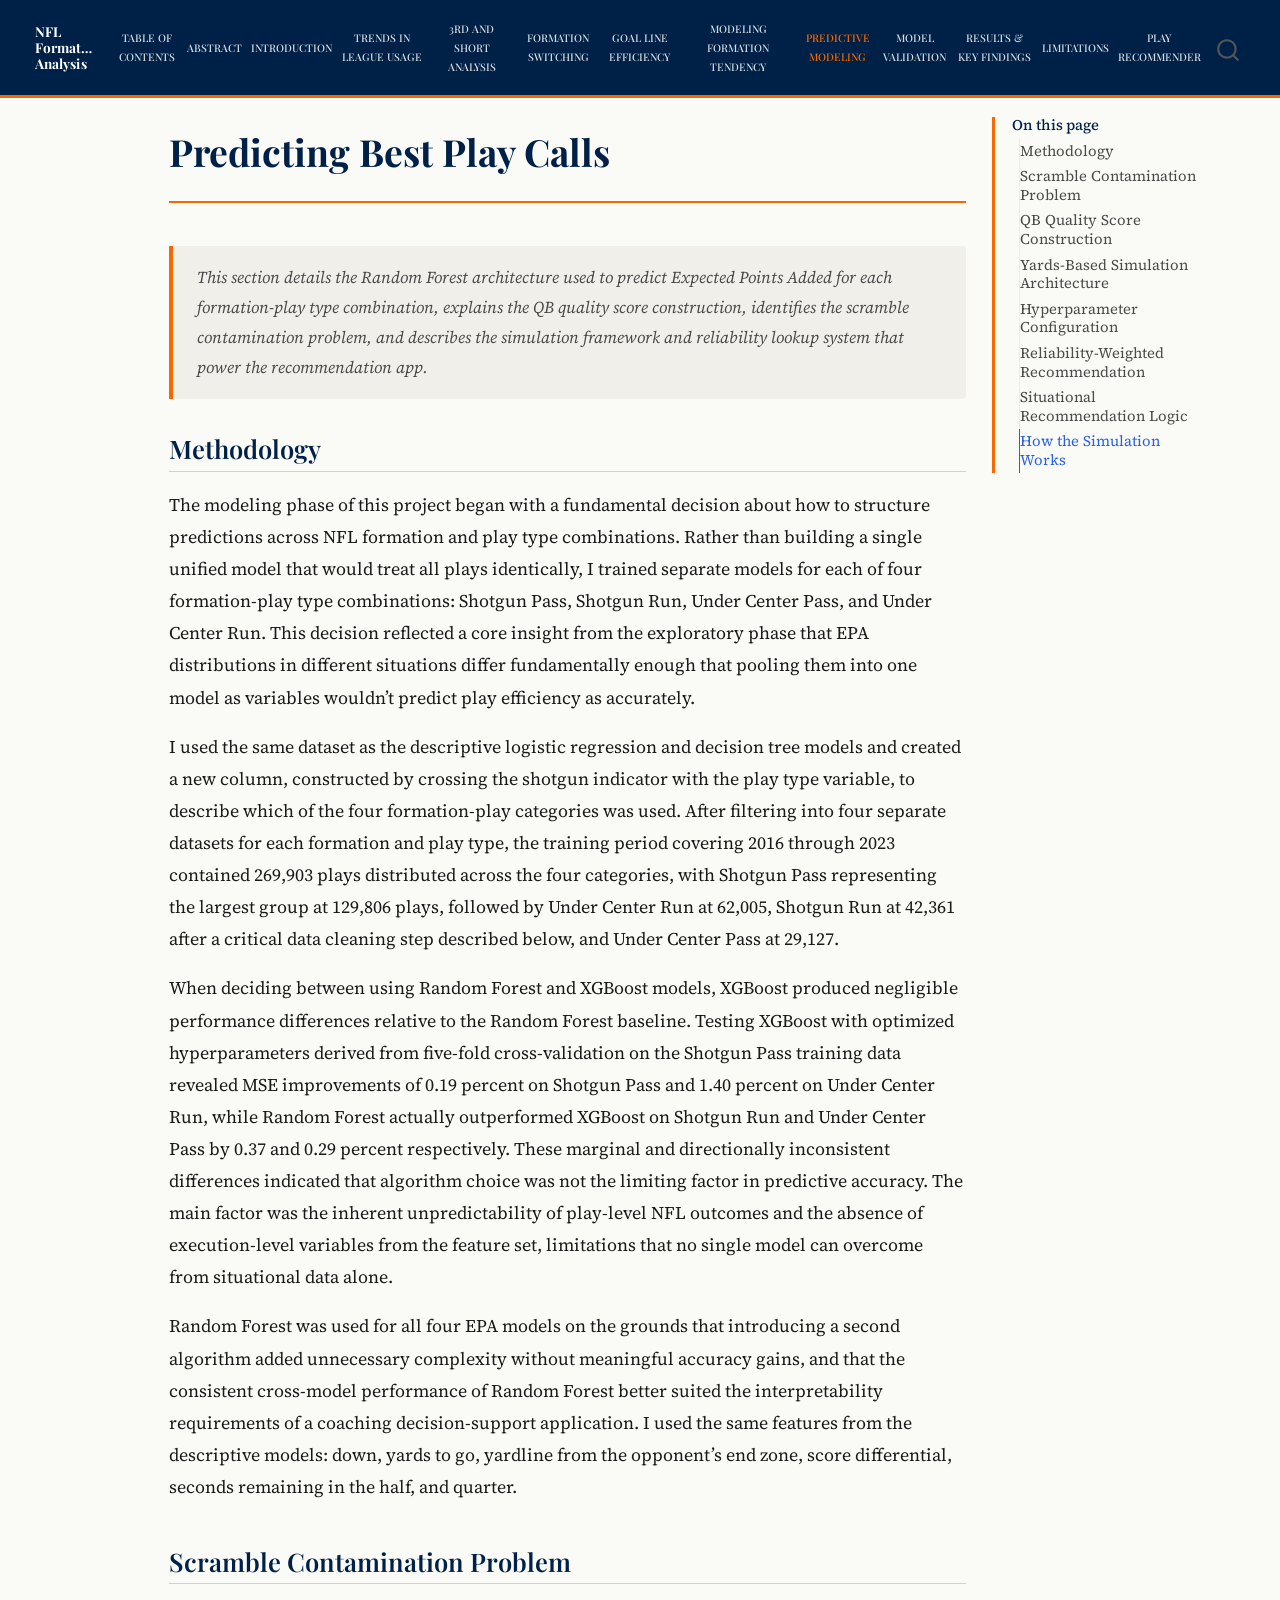
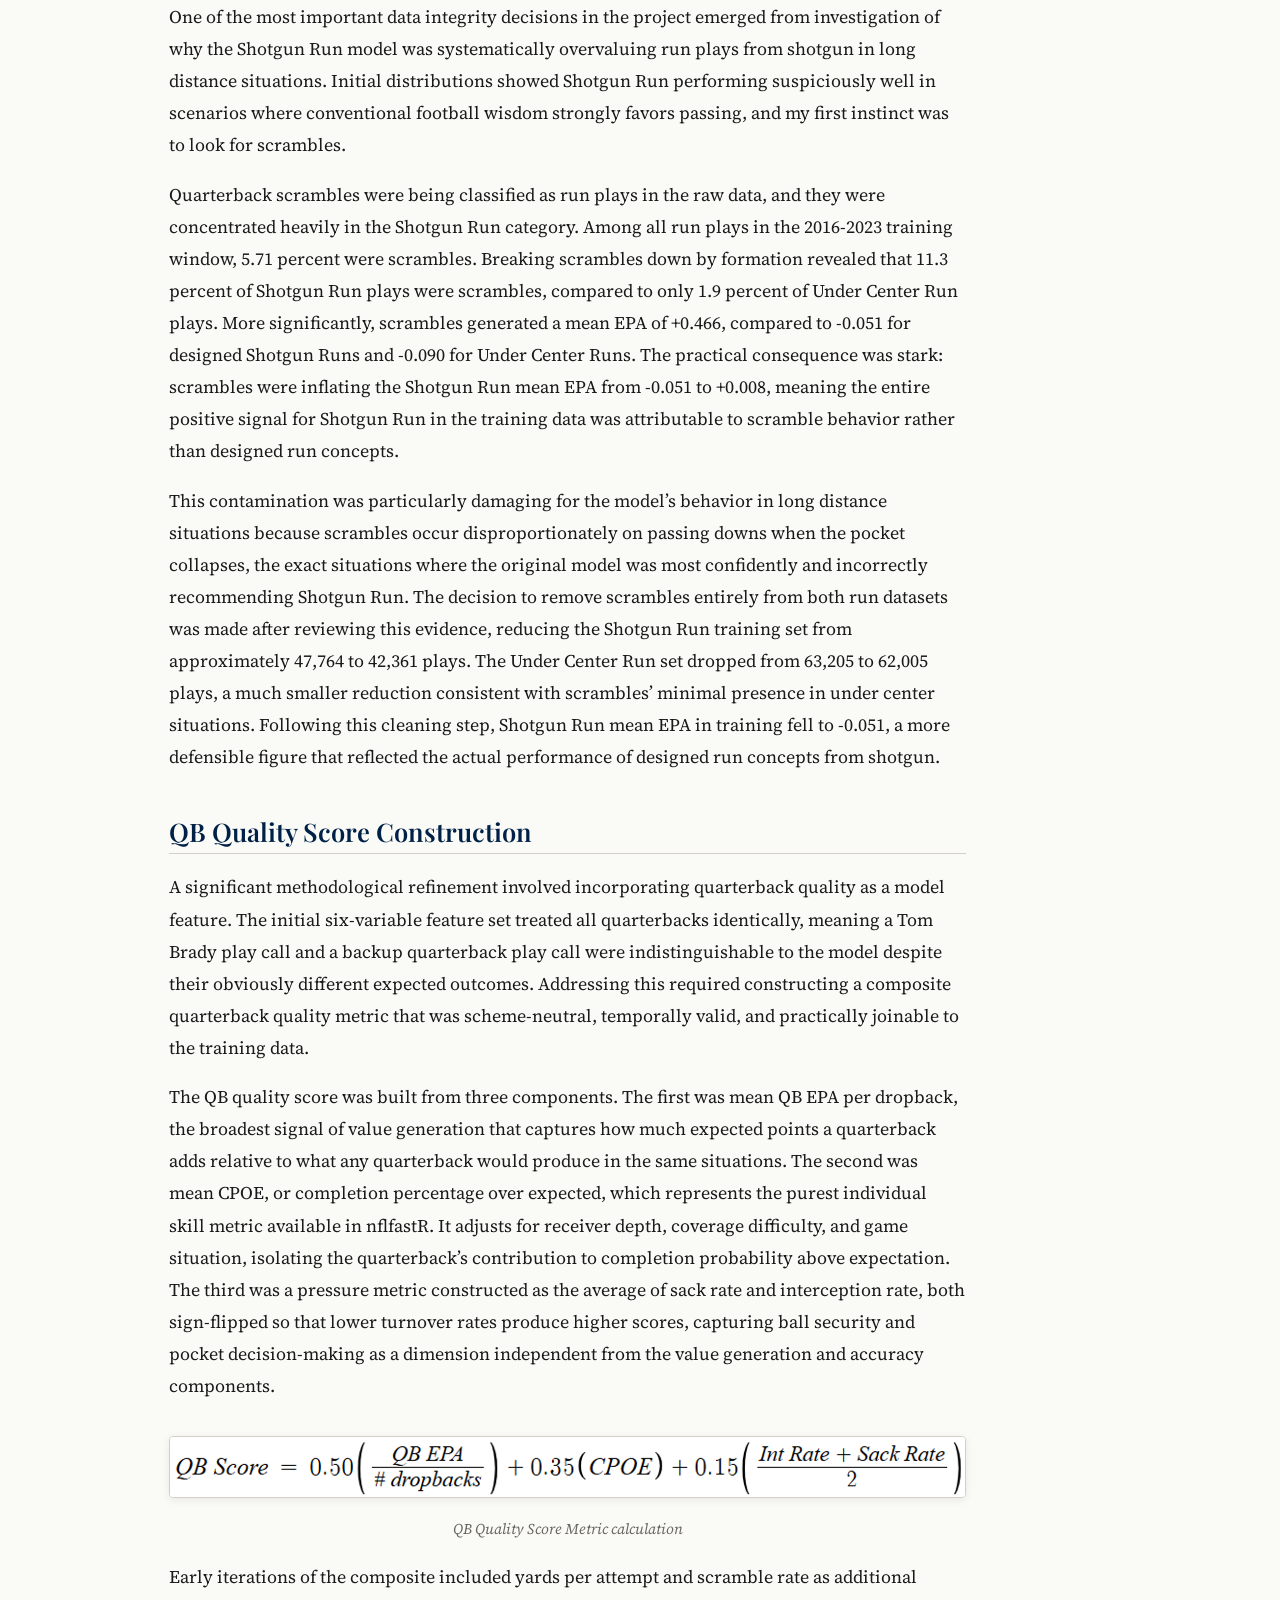
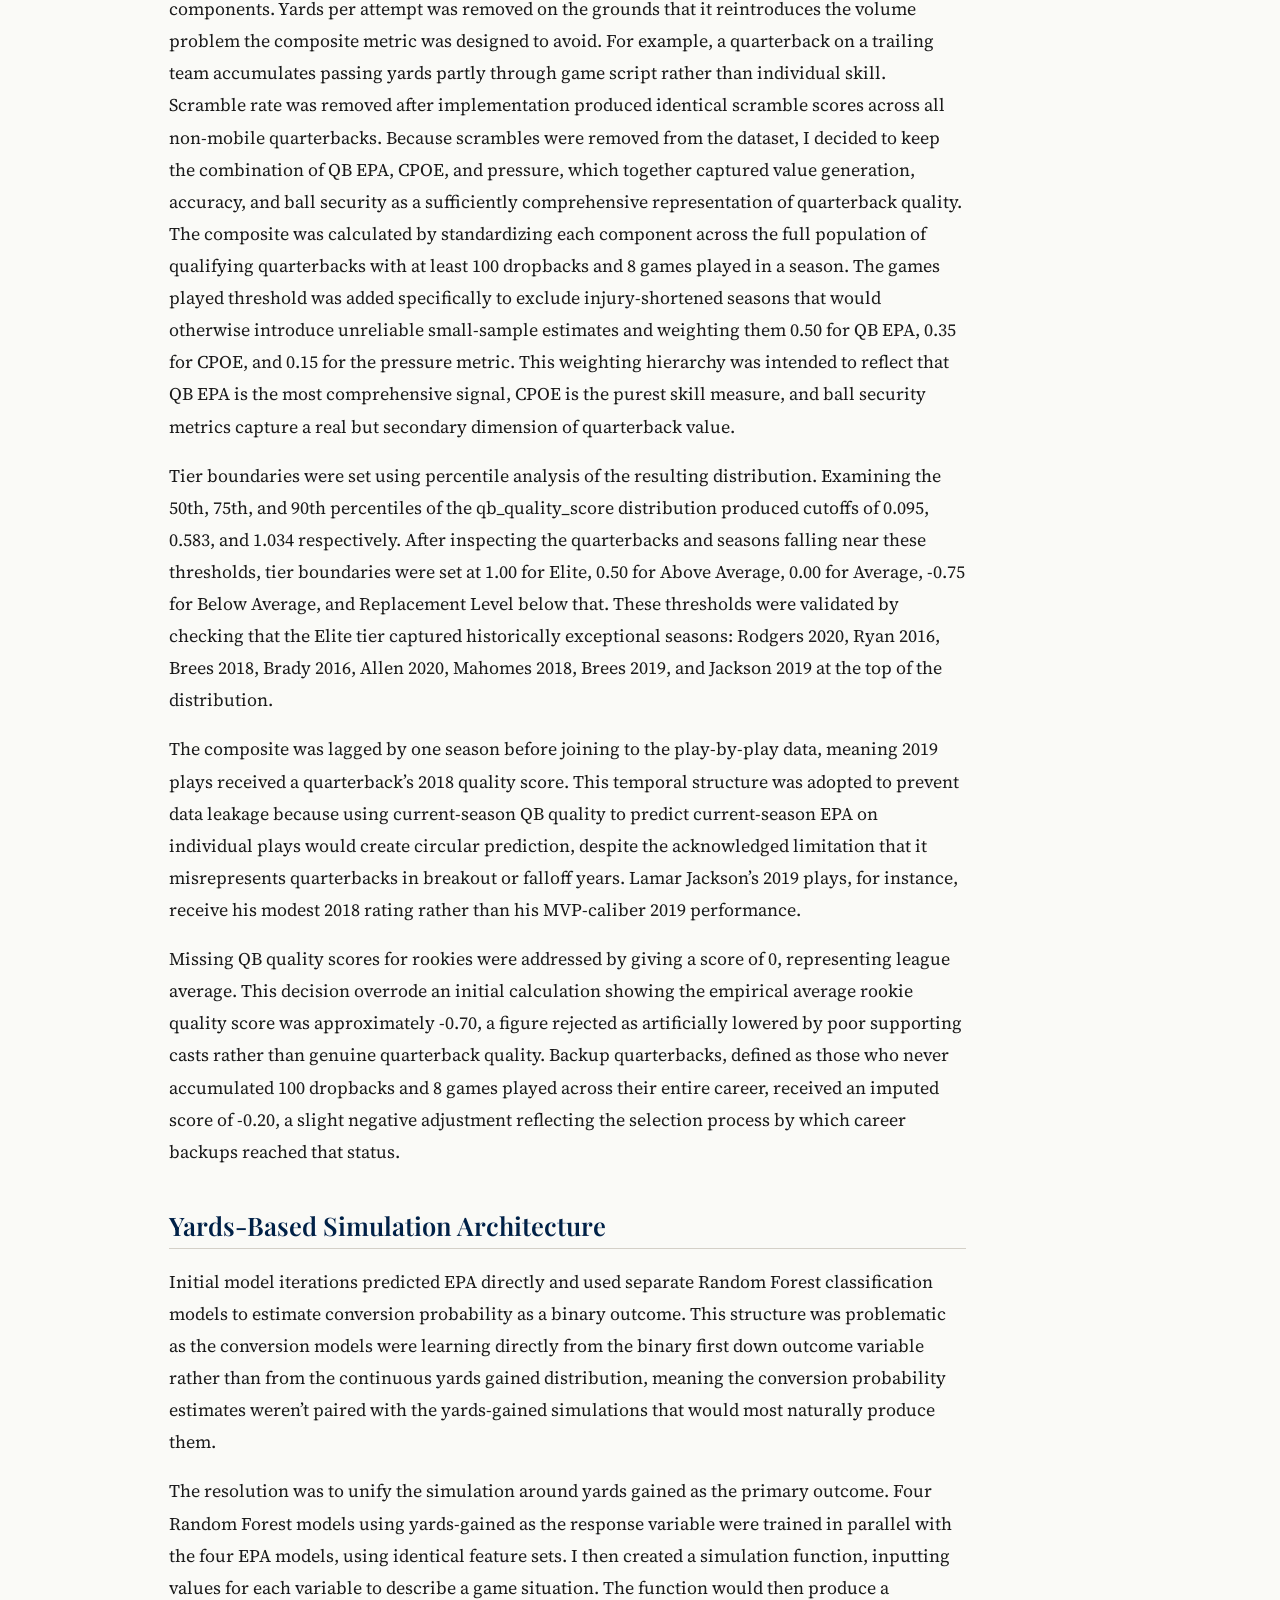
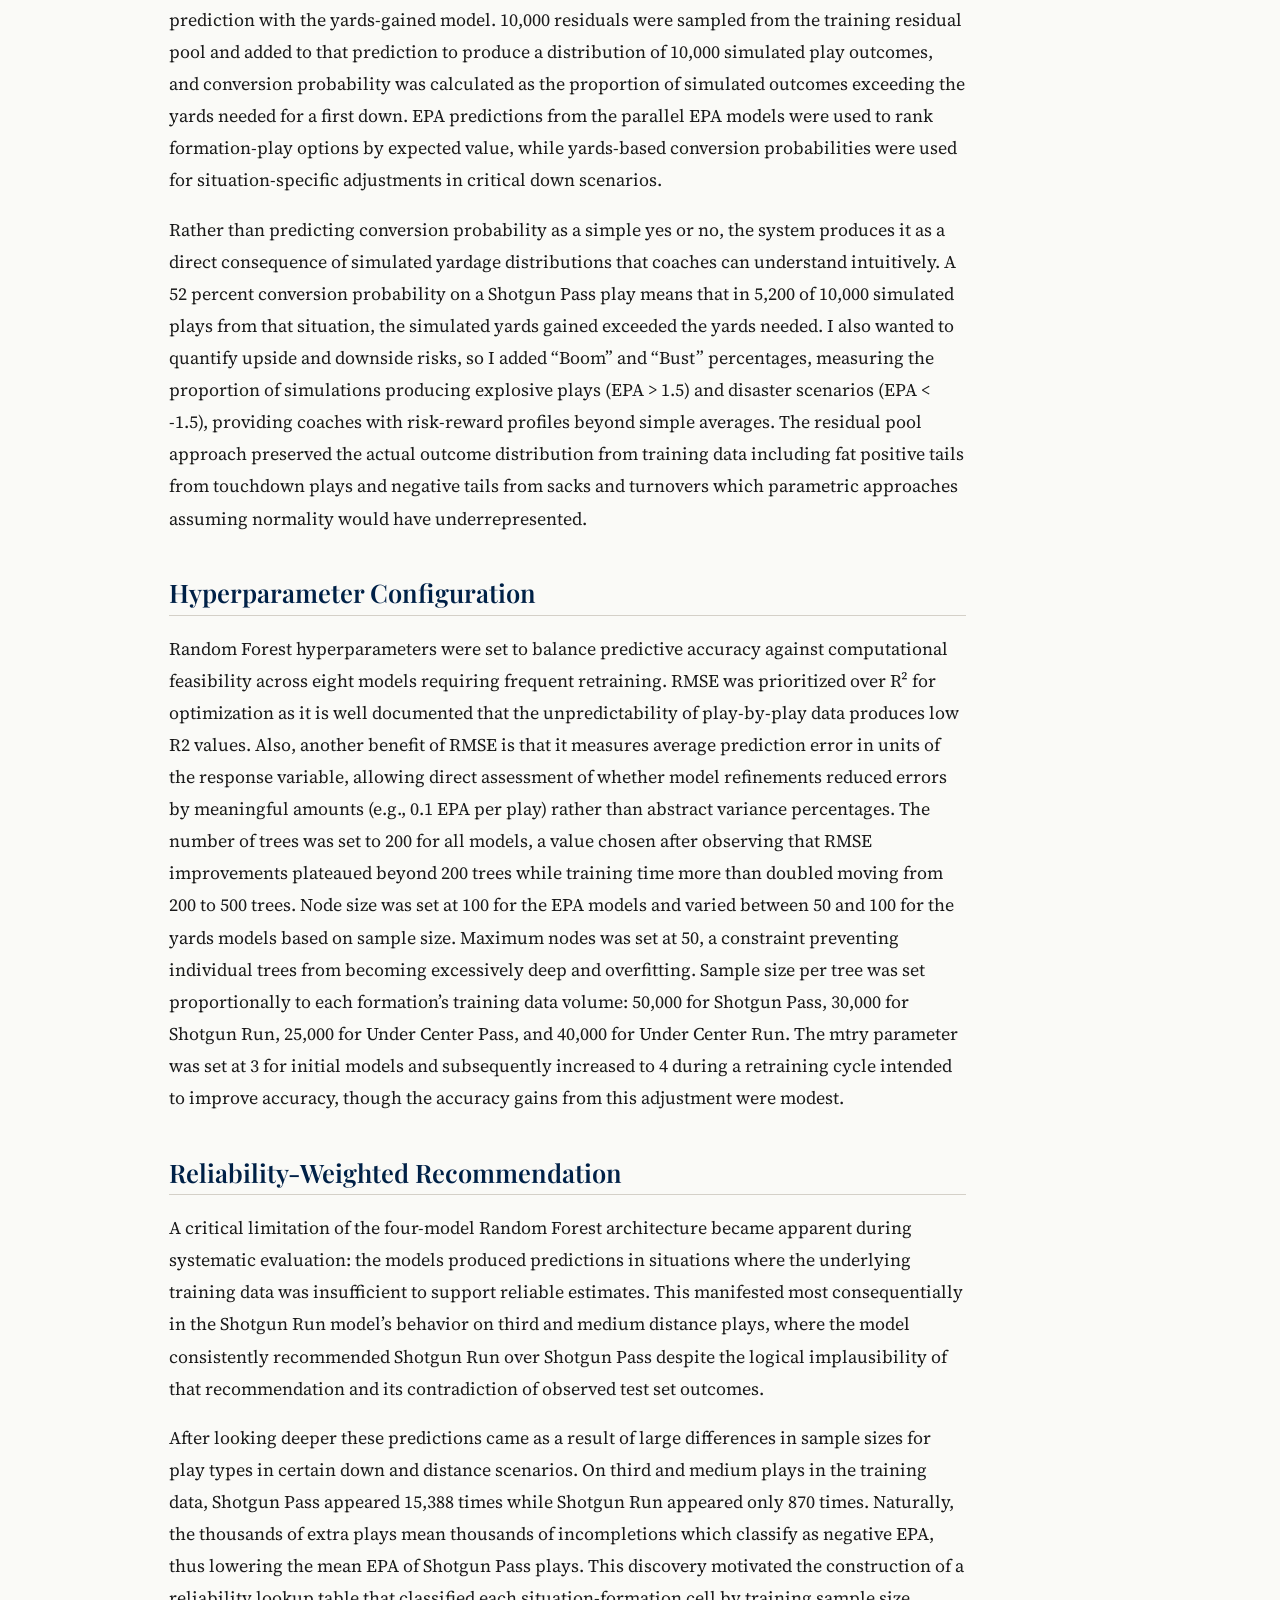
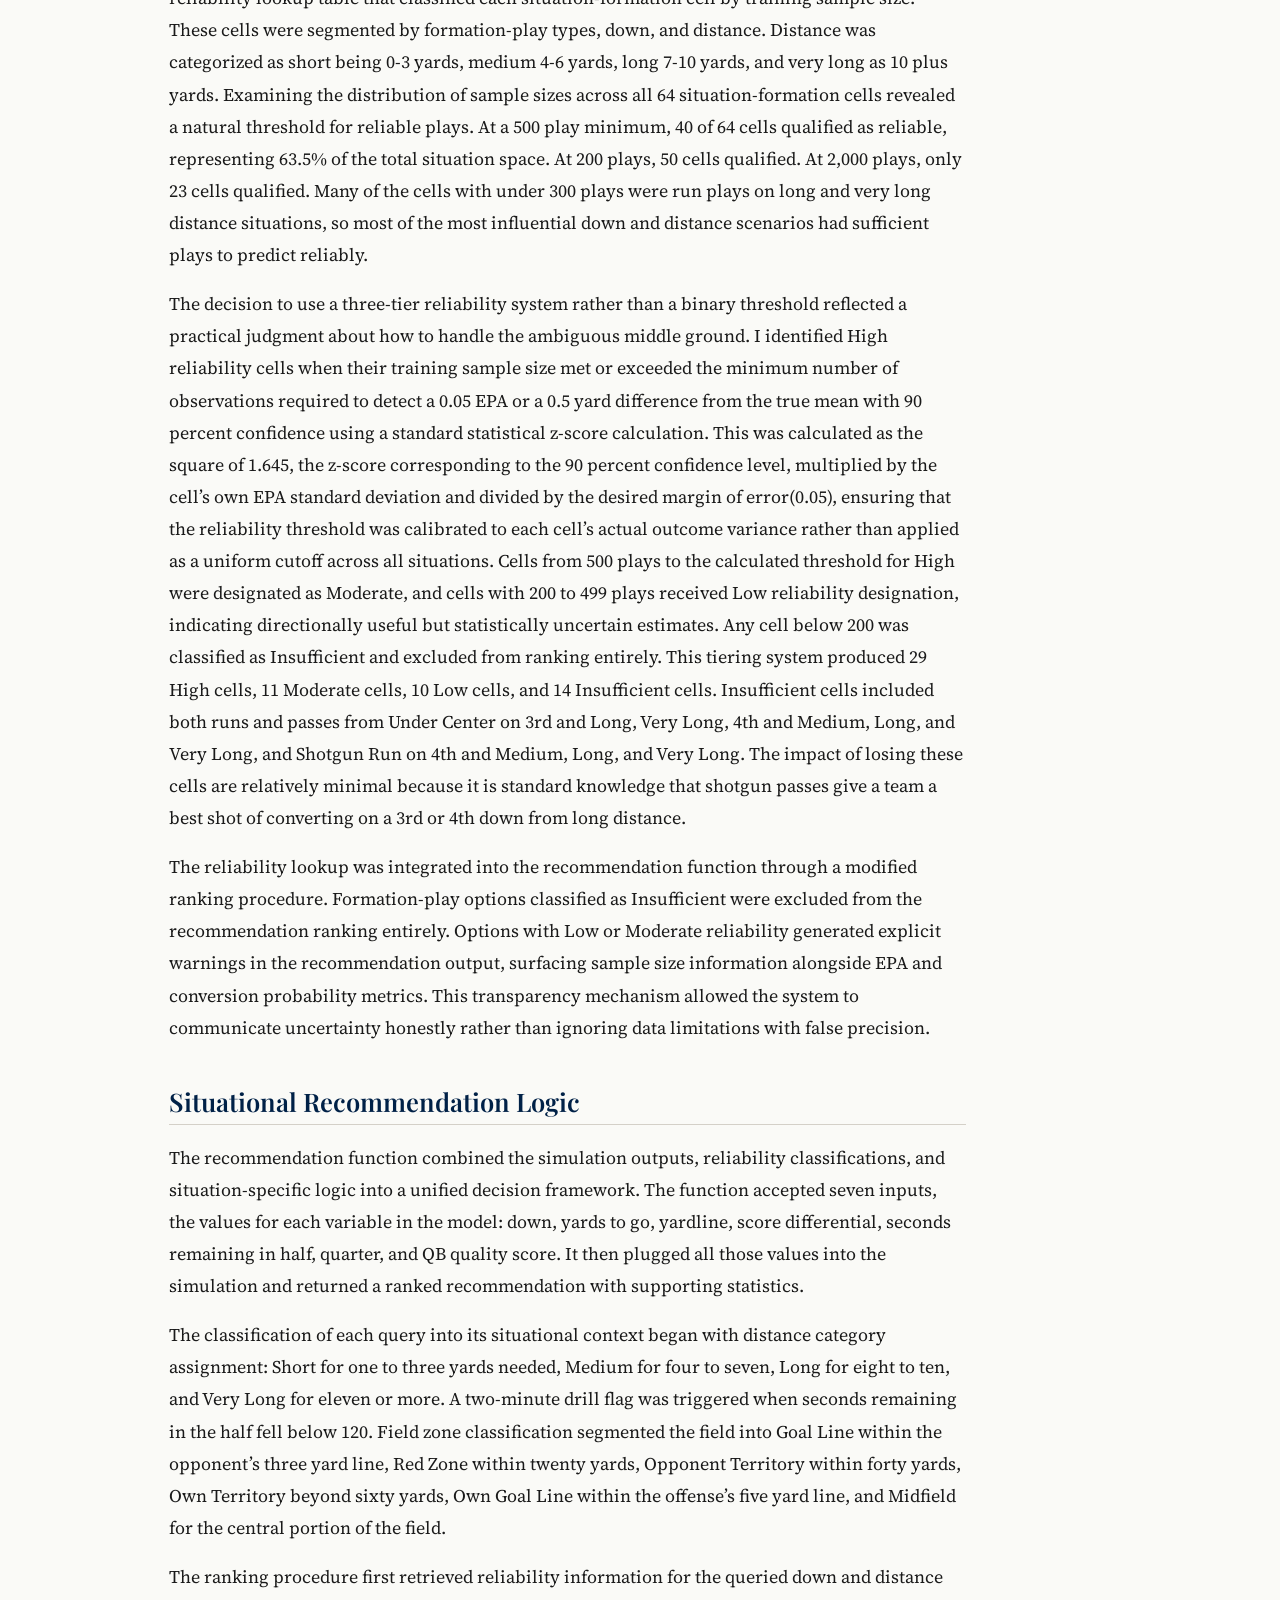
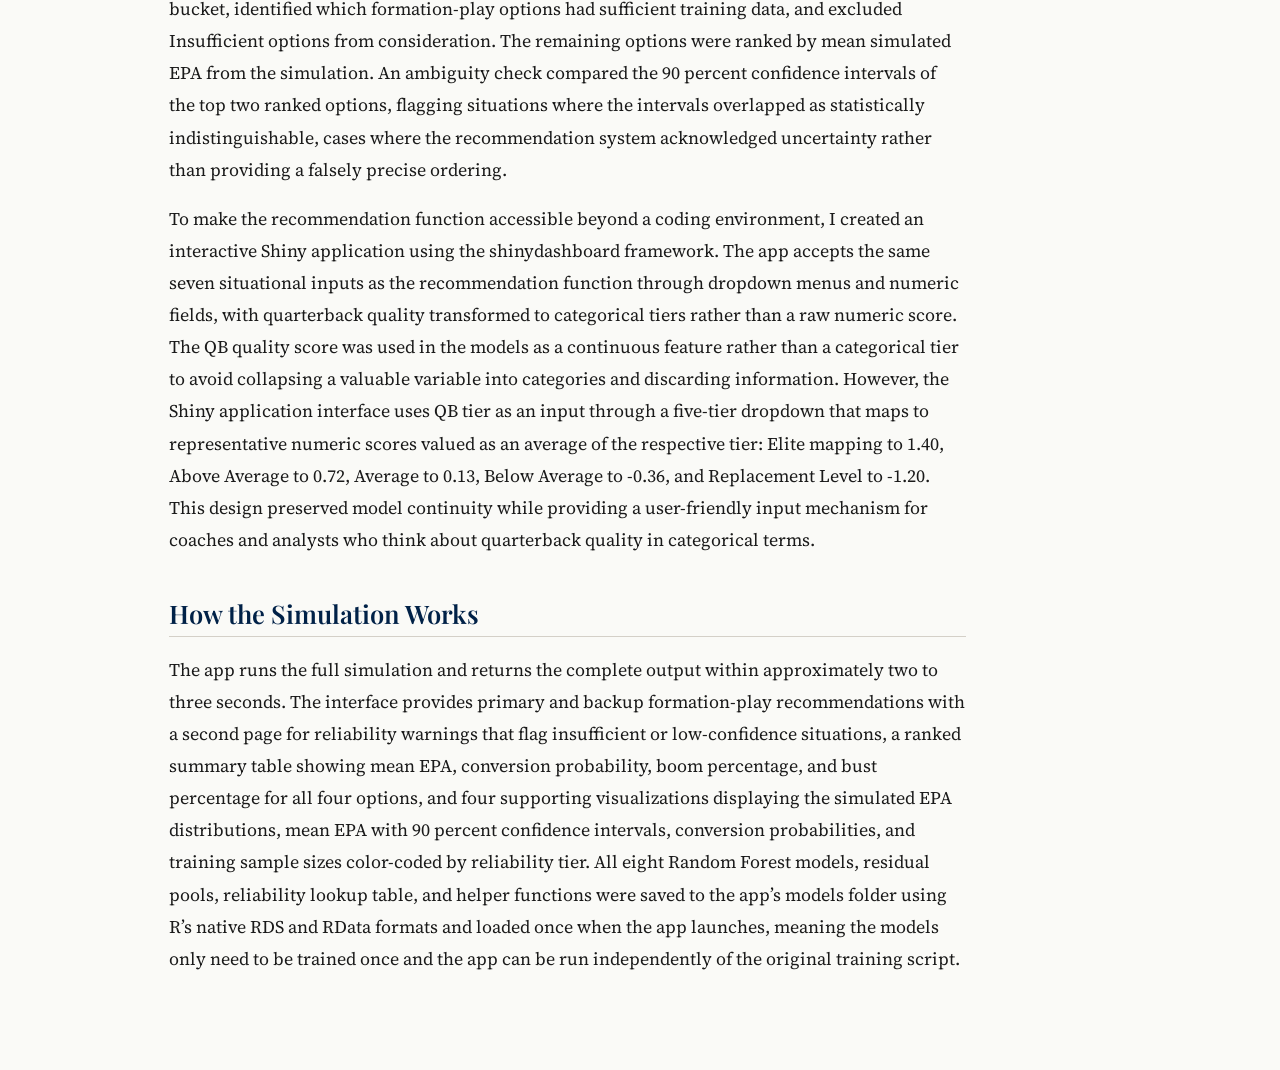
<file: docs/predictive_models.html>
<!DOCTYPE html>
<html xmlns="http://www.w3.org/1999/xhtml" lang="en" xml:lang="en"><head>

<meta charset="utf-8">
<meta name="generator" content="quarto-1.8.25">

<meta name="viewport" content="width=device-width, initial-scale=1.0, user-scalable=yes">


<title>Predicting Best Play Calls – NFL Formation Analysis</title>
<style>
code{white-space: pre-wrap;}
span.smallcaps{font-variant: small-caps;}
div.columns{display: flex; gap: min(4vw, 1.5em);}
div.column{flex: auto; overflow-x: auto;}
div.hanging-indent{margin-left: 1.5em; text-indent: -1.5em;}
ul.task-list{list-style: none;}
ul.task-list li input[type="checkbox"] {
  width: 0.8em;
  margin: 0 0.8em 0.2em -1em; /* quarto-specific, see https://github.com/quarto-dev/quarto-cli/issues/4556 */ 
  vertical-align: middle;
}
</style>


<script src="site_libs/quarto-nav/quarto-nav.js"></script>
<script src="site_libs/quarto-nav/headroom.min.js"></script>
<script src="site_libs/clipboard/clipboard.min.js"></script>
<script src="site_libs/quarto-search/autocomplete.umd.js"></script>
<script src="site_libs/quarto-search/fuse.min.js"></script>
<script src="site_libs/quarto-search/quarto-search.js"></script>
<meta name="quarto:offset" content="./">
<script src="site_libs/quarto-html/quarto.js" type="module"></script>
<script src="site_libs/quarto-html/tabsets/tabsets.js" type="module"></script>
<script src="site_libs/quarto-html/axe/axe-check.js" type="module"></script>
<script src="site_libs/quarto-html/popper.min.js"></script>
<script src="site_libs/quarto-html/tippy.umd.min.js"></script>
<script src="site_libs/quarto-html/anchor.min.js"></script>
<link href="site_libs/quarto-html/tippy.css" rel="stylesheet">
<link href="site_libs/quarto-html/quarto-syntax-highlighting-7b89279ff1a6dce999919e0e67d4d9ec.css" rel="stylesheet" id="quarto-text-highlighting-styles">
<script src="site_libs/bootstrap/bootstrap.min.js"></script>
<link href="site_libs/bootstrap/bootstrap-icons.css" rel="stylesheet">
<link href="site_libs/bootstrap/bootstrap-e31584831b205ffbb2d98406f31c2a5b.min.css" rel="stylesheet" append-hash="true" id="quarto-bootstrap" data-mode="light">
<script id="quarto-search-options" type="application/json">{
  "location": "navbar",
  "copy-button": false,
  "collapse-after": 3,
  "panel-placement": "end",
  "type": "overlay",
  "limit": 50,
  "keyboard-shortcut": [
    "f",
    "/",
    "s"
  ],
  "show-item-context": false,
  "language": {
    "search-no-results-text": "No results",
    "search-matching-documents-text": "matching documents",
    "search-copy-link-title": "Copy link to search",
    "search-hide-matches-text": "Hide additional matches",
    "search-more-match-text": "more match in this document",
    "search-more-matches-text": "more matches in this document",
    "search-clear-button-title": "Clear",
    "search-text-placeholder": "",
    "search-detached-cancel-button-title": "Cancel",
    "search-submit-button-title": "Submit",
    "search-label": "Search"
  }
}</script>


<link rel="stylesheet" href="styles.css">
</head>

<body class="nav-fixed quarto-light">

<div id="quarto-search-results"></div>
  <header id="quarto-header" class="headroom fixed-top">
    <nav class="navbar navbar-expand-lg " data-bs-theme="dark">
      <div class="navbar-container container-fluid">
      <div class="navbar-brand-container mx-auto">
    <a href="./index.html" class="navbar-brand navbar-brand-logo">
    </a>
    <a class="navbar-brand" href="./index.html">
    <span class="navbar-title">NFL Formation Analysis</span>
    </a>
  </div>
            <div id="quarto-search" class="" title="Search"></div>
          <button class="navbar-toggler" type="button" data-bs-toggle="collapse" data-bs-target="#navbarCollapse" aria-controls="navbarCollapse" role="menu" aria-expanded="false" aria-label="Toggle navigation" onclick="if (window.quartoToggleHeadroom) { window.quartoToggleHeadroom(); }">
  <span class="navbar-toggler-icon"></span>
</button>
          <div class="collapse navbar-collapse" id="navbarCollapse">
            <ul class="navbar-nav navbar-nav-scroll me-auto">
  <li class="nav-item">
    <a class="nav-link" href="./index.html"> 
<span class="menu-text">Table of Contents</span></a>
  </li>  
  <li class="nav-item">
    <a class="nav-link" href="./abstract.html"> 
<span class="menu-text">Abstract</span></a>
  </li>  
  <li class="nav-item">
    <a class="nav-link" href="./intro.html"> 
<span class="menu-text">Introduction</span></a>
  </li>  
  <li class="nav-item">
    <a class="nav-link" href="./trends.html"> 
<span class="menu-text">Trends in League Usage</span></a>
  </li>  
  <li class="nav-item">
    <a class="nav-link" href="./third_down.html"> 
<span class="menu-text">3rd and Short Analysis</span></a>
  </li>  
  <li class="nav-item">
    <a class="nav-link" href="./case_study.html"> 
<span class="menu-text">Formation Switching</span></a>
  </li>  
  <li class="nav-item">
    <a class="nav-link" href="./goalline.html"> 
<span class="menu-text">Goal Line Efficiency</span></a>
  </li>  
  <li class="nav-item">
    <a class="nav-link" href="./descriptive_models.html"> 
<span class="menu-text">Modeling Formation Tendency</span></a>
  </li>  
  <li class="nav-item">
    <a class="nav-link active" href="./predictive_models.html" aria-current="page"> 
<span class="menu-text">Predictive Modeling</span></a>
  </li>  
  <li class="nav-item">
    <a class="nav-link" href="./validation.html"> 
<span class="menu-text">Model Validation</span></a>
  </li>  
  <li class="nav-item">
    <a class="nav-link" href="./results.html"> 
<span class="menu-text">Results &amp; Key Findings</span></a>
  </li>  
  <li class="nav-item">
    <a class="nav-link" href="./limitations.html"> 
<span class="menu-text">Limitations</span></a>
  </li>  
  <li class="nav-item">
    <a class="nav-link" href="./app.html"> 
<span class="menu-text">Play Recommender</span></a>
  </li>  
</ul>
          </div> <!-- /navcollapse -->
            <div class="quarto-navbar-tools">
</div>
      </div> <!-- /container-fluid -->
    </nav>
</header>
<!-- content -->
<div id="quarto-content" class="quarto-container page-columns page-rows-contents page-layout-article page-navbar">
<!-- sidebar -->
<!-- margin-sidebar -->
    <div id="quarto-margin-sidebar" class="sidebar margin-sidebar">
        <nav id="TOC" role="doc-toc" class="toc-active">
    <h2 id="toc-title">On this page</h2>
   
  <ul>
  <li><a href="#methodology" id="toc-methodology" class="nav-link active" data-scroll-target="#methodology">Methodology</a></li>
  <li><a href="#scramble-contamination-problem" id="toc-scramble-contamination-problem" class="nav-link" data-scroll-target="#scramble-contamination-problem">Scramble Contamination Problem</a></li>
  <li><a href="#qb-quality-score-construction" id="toc-qb-quality-score-construction" class="nav-link" data-scroll-target="#qb-quality-score-construction">QB Quality Score Construction</a></li>
  <li><a href="#yards-based-simulation-architecture" id="toc-yards-based-simulation-architecture" class="nav-link" data-scroll-target="#yards-based-simulation-architecture">Yards-Based Simulation Architecture</a></li>
  <li><a href="#hyperparameter-configuration" id="toc-hyperparameter-configuration" class="nav-link" data-scroll-target="#hyperparameter-configuration">Hyperparameter Configuration</a></li>
  <li><a href="#reliability-weighted-recommendation" id="toc-reliability-weighted-recommendation" class="nav-link" data-scroll-target="#reliability-weighted-recommendation">Reliability-Weighted Recommendation</a></li>
  <li><a href="#situational-recommendation-logic" id="toc-situational-recommendation-logic" class="nav-link" data-scroll-target="#situational-recommendation-logic">Situational Recommendation Logic</a></li>
  <li><a href="#how-the-simulation-works" id="toc-how-the-simulation-works" class="nav-link" data-scroll-target="#how-the-simulation-works">How the Simulation Works</a></li>
  </ul>
</nav>
    </div>
<!-- main -->
<main class="content" id="quarto-document-content">

<header id="title-block-header" class="quarto-title-block default">
<div class="quarto-title">
<h1 class="title">Predicting Best Play Calls</h1>
</div>



<div class="quarto-title-meta">

    
  
    
  </div>
  


</header>


<div class="section-intro">
  This section details the Random Forest architecture used to predict Expected Points Added for each formation-play type combination, explains the QB quality score construction, identifies the scramble contamination problem, and describes the simulation framework and reliability lookup system that power the recommendation app.
</div>
<section id="methodology" class="level2">
<h2 class="anchored" data-anchor-id="methodology">Methodology</h2>
<p>The modeling phase of this project began with a fundamental decision about how to structure predictions across NFL formation and play type combinations. Rather than building a single unified model that would treat all plays identically, I trained separate models for each of four formation-play type combinations: Shotgun Pass, Shotgun Run, Under Center Pass, and Under Center Run. This decision reflected a core insight from the exploratory phase that EPA distributions in different situations differ fundamentally enough that pooling them into one model as variables wouldn’t predict play efficiency as accurately.</p>
<p>I used the same dataset as the descriptive logistic regression and decision tree models and created a new column, constructed by crossing the shotgun indicator with the play type variable, to describe which of the four formation-play categories was used. After filtering into four separate datasets for each formation and play type, the training period covering 2016 through 2023 contained 269,903 plays distributed across the four categories, with Shotgun Pass representing the largest group at 129,806 plays, followed by Under Center Run at 62,005, Shotgun Run at 42,361 after a critical data cleaning step described below, and Under Center Pass at 29,127.</p>
<p>When deciding between using Random Forest and XGBoost models, XGBoost produced negligible performance differences relative to the Random Forest baseline. Testing XGBoost with optimized hyperparameters derived from five-fold cross-validation on the Shotgun Pass training data revealed MSE improvements of 0.19 percent on Shotgun Pass and 1.40 percent on Under Center Run, while Random Forest actually outperformed XGBoost on Shotgun Run and Under Center Pass by 0.37 and 0.29 percent respectively. These marginal and directionally inconsistent differences indicated that algorithm choice was not the limiting factor in predictive accuracy. The main factor was the inherent unpredictability of play-level NFL outcomes and the absence of execution-level variables from the feature set, limitations that no single model can overcome from situational data alone.</p>
<p>Random Forest was used for all four EPA models on the grounds that introducing a second algorithm added unnecessary complexity without meaningful accuracy gains, and that the consistent cross-model performance of Random Forest better suited the interpretability requirements of a coaching decision-support application. I used the same features from the descriptive models: down, yards to go, yardline from the opponent’s end zone, score differential, seconds remaining in the half, and quarter.</p>
</section>
<section id="scramble-contamination-problem" class="level2">
<h2 class="anchored" data-anchor-id="scramble-contamination-problem">Scramble Contamination Problem</h2>
<p>One of the most important data integrity decisions in the project emerged from investigation of why the Shotgun Run model was systematically overvaluing run plays from shotgun in long distance situations. Initial distributions showed Shotgun Run performing suspiciously well in scenarios where conventional football wisdom strongly favors passing, and my first instinct was to look for scrambles.</p>
<p>Quarterback scrambles were being classified as run plays in the raw data, and they were concentrated heavily in the Shotgun Run category. Among all run plays in the 2016-2023 training window, 5.71 percent were scrambles. Breaking scrambles down by formation revealed that 11.3 percent of Shotgun Run plays were scrambles, compared to only 1.9 percent of Under Center Run plays. More significantly, scrambles generated a mean EPA of +0.466, compared to -0.051 for designed Shotgun Runs and -0.090 for Under Center Runs. The practical consequence was stark: scrambles were inflating the Shotgun Run mean EPA from -0.051 to +0.008, meaning the entire positive signal for Shotgun Run in the training data was attributable to scramble behavior rather than designed run concepts.</p>
<p>This contamination was particularly damaging for the model’s behavior in long distance situations because scrambles occur disproportionately on passing downs when the pocket collapses, the exact situations where the original model was most confidently and incorrectly recommending Shotgun Run. The decision to remove scrambles entirely from both run datasets was made after reviewing this evidence, reducing the Shotgun Run training set from approximately 47,764 to 42,361 plays. The Under Center Run set dropped from 63,205 to 62,005 plays, a much smaller reduction consistent with scrambles’ minimal presence in under center situations. Following this cleaning step, Shotgun Run mean EPA in training fell to -0.051, a more defensible figure that reflected the actual performance of designed run concepts from shotgun.</p>
</section>
<section id="qb-quality-score-construction" class="level2">
<h2 class="anchored" data-anchor-id="qb-quality-score-construction">QB Quality Score Construction</h2>
<p>A significant methodological refinement involved incorporating quarterback quality as a model feature. The initial six-variable feature set treated all quarterbacks identically, meaning a Tom Brady play call and a backup quarterback play call were indistinguishable to the model despite their obviously different expected outcomes. Addressing this required constructing a composite quarterback quality metric that was scheme-neutral, temporally valid, and practically joinable to the training data.</p>
<p>The QB quality score was built from three components. The first was mean QB EPA per dropback, the broadest signal of value generation that captures how much expected points a quarterback adds relative to what any quarterback would produce in the same situations. The second was mean CPOE, or completion percentage over expected, which represents the purest individual skill metric available in nflfastR. It adjusts for receiver depth, coverage difficulty, and game situation, isolating the quarterback’s contribution to completion probability above expectation. The third was a pressure metric constructed as the average of sack rate and interception rate, both sign-flipped so that lower turnover rates produce higher scores, capturing ball security and pocket decision-making as a dimension independent from the value generation and accuracy components.</p>
<div class="quarto-figure quarto-figure-left">
<figure class="figure">
<p><img src="images/qb_score.png" class="img-fluid figure-img"></p>
<figcaption>QB Quality Score Metric calculation</figcaption>
</figure>
</div>
<p>Early iterations of the composite included yards per attempt and scramble rate as additional components. Yards per attempt was removed on the grounds that it reintroduces the volume problem the composite metric was designed to avoid. For example, a quarterback on a trailing team accumulates passing yards partly through game script rather than individual skill. Scramble rate was removed after implementation produced identical scramble scores across all non-mobile quarterbacks. Because scrambles were removed from the dataset, I decided to keep the combination of QB EPA, CPOE, and pressure, which together captured value generation, accuracy, and ball security as a sufficiently comprehensive representation of quarterback quality. The composite was calculated by standardizing each component across the full population of qualifying quarterbacks with at least 100 dropbacks and 8 games played in a season. The games played threshold was added specifically to exclude injury-shortened seasons that would otherwise introduce unreliable small-sample estimates and weighting them 0.50 for QB EPA, 0.35 for CPOE, and 0.15 for the pressure metric. This weighting hierarchy was intended to reflect that QB EPA is the most comprehensive signal, CPOE is the purest skill measure, and ball security metrics capture a real but secondary dimension of quarterback value.</p>
<p>Tier boundaries were set using percentile analysis of the resulting distribution. Examining the 50th, 75th, and 90th percentiles of the qb_quality_score distribution produced cutoffs of 0.095, 0.583, and 1.034 respectively. After inspecting the quarterbacks and seasons falling near these thresholds, tier boundaries were set at 1.00 for Elite, 0.50 for Above Average, 0.00 for Average, -0.75 for Below Average, and Replacement Level below that. These thresholds were validated by checking that the Elite tier captured historically exceptional seasons: Rodgers 2020, Ryan 2016, Brees 2018, Brady 2016, Allen 2020, Mahomes 2018, Brees 2019, and Jackson 2019 at the top of the distribution.</p>
<p>The composite was lagged by one season before joining to the play-by-play data, meaning 2019 plays received a quarterback’s 2018 quality score. This temporal structure was adopted to prevent data leakage because using current-season QB quality to predict current-season EPA on individual plays would create circular prediction, despite the acknowledged limitation that it misrepresents quarterbacks in breakout or falloff years. Lamar Jackson’s 2019 plays, for instance, receive his modest 2018 rating rather than his MVP-caliber 2019 performance.</p>
<p>Missing QB quality scores for rookies were addressed by giving a score of 0, representing league average. This decision overrode an initial calculation showing the empirical average rookie quality score was approximately -0.70, a figure rejected as artificially lowered by poor supporting casts rather than genuine quarterback quality. Backup quarterbacks, defined as those who never accumulated 100 dropbacks and 8 games played across their entire career, received an imputed score of -0.20, a slight negative adjustment reflecting the selection process by which career backups reached that status.</p>
</section>
<section id="yards-based-simulation-architecture" class="level2">
<h2 class="anchored" data-anchor-id="yards-based-simulation-architecture">Yards-Based Simulation Architecture</h2>
<p>Initial model iterations predicted EPA directly and used separate Random Forest classification models to estimate conversion probability as a binary outcome. This structure was problematic as the conversion models were learning directly from the binary first down outcome variable rather than from the continuous yards gained distribution, meaning the conversion probability estimates weren’t paired with the yards-gained simulations that would most naturally produce them.</p>
<p>The resolution was to unify the simulation around yards gained as the primary outcome. Four Random Forest models using yards-gained as the response variable were trained in parallel with the four EPA models, using identical feature sets. I then created a simulation function, inputting values for each variable to describe a game situation. The function would then produce a prediction with the yards-gained model. 10,000 residuals were sampled from the training residual pool and added to that prediction to produce a distribution of 10,000 simulated play outcomes, and conversion probability was calculated as the proportion of simulated outcomes exceeding the yards needed for a first down. EPA predictions from the parallel EPA models were used to rank formation-play options by expected value, while yards-based conversion probabilities were used for situation-specific adjustments in critical down scenarios.</p>
<p>Rather than predicting conversion probability as a simple yes or no, the system produces it as a direct consequence of simulated yardage distributions that coaches can understand intuitively. A 52 percent conversion probability on a Shotgun Pass play means that in 5,200 of 10,000 simulated plays from that situation, the simulated yards gained exceeded the yards needed. I also wanted to quantify upside and downside risks, so I added “Boom” and “Bust” percentages, measuring the proportion of simulations producing explosive plays (EPA &gt; 1.5) and disaster scenarios (EPA &lt; -1.5), providing coaches with risk-reward profiles beyond simple averages. The residual pool approach preserved the actual outcome distribution from training data including fat positive tails from touchdown plays and negative tails from sacks and turnovers which parametric approaches assuming normality would have underrepresented.</p>
</section>
<section id="hyperparameter-configuration" class="level2">
<h2 class="anchored" data-anchor-id="hyperparameter-configuration">Hyperparameter Configuration</h2>
<p>Random Forest hyperparameters were set to balance predictive accuracy against computational feasibility across eight models requiring frequent retraining. RMSE was prioritized over R² for optimization as it is well documented that the unpredictability of play-by-play data produces low R2 values. Also, another benefit of RMSE is that it measures average prediction error in units of the response variable, allowing direct assessment of whether model refinements reduced errors by meaningful amounts (e.g., 0.1 EPA per play) rather than abstract variance percentages. The number of trees was set to 200 for all models, a value chosen after observing that RMSE improvements plateaued beyond 200 trees while training time more than doubled moving from 200 to 500 trees. Node size was set at 100 for the EPA models and varied between 50 and 100 for the yards models based on sample size. Maximum nodes was set at 50, a constraint preventing individual trees from becoming excessively deep and overfitting. Sample size per tree was set proportionally to each formation’s training data volume: 50,000 for Shotgun Pass, 30,000 for Shotgun Run, 25,000 for Under Center Pass, and 40,000 for Under Center Run. The mtry parameter was set at 3 for initial models and subsequently increased to 4 during a retraining cycle intended to improve accuracy, though the accuracy gains from this adjustment were modest.</p>
</section>
<section id="reliability-weighted-recommendation" class="level2">
<h2 class="anchored" data-anchor-id="reliability-weighted-recommendation">Reliability-Weighted Recommendation</h2>
<p>A critical limitation of the four-model Random Forest architecture became apparent during systematic evaluation: the models produced predictions in situations where the underlying training data was insufficient to support reliable estimates. This manifested most consequentially in the Shotgun Run model’s behavior on third and medium distance plays, where the model consistently recommended Shotgun Run over Shotgun Pass despite the logical implausibility of that recommendation and its contradiction of observed test set outcomes.</p>
<p>After looking deeper these predictions came as a result of large differences in sample sizes for play types in certain down and distance scenarios. On third and medium plays in the training data, Shotgun Pass appeared 15,388 times while Shotgun Run appeared only 870 times. Naturally, the thousands of extra plays mean thousands of incompletions which classify as negative EPA, thus lowering the mean EPA of Shotgun Pass plays. This discovery motivated the construction of a reliability lookup table that classified each situation-formation cell by training sample size. These cells were segmented by formation-play types, down, and distance. Distance was categorized as short being 0-3 yards, medium 4-6 yards, long 7-10 yards, and very long as 10 plus yards. Examining the distribution of sample sizes across all 64 situation-formation cells revealed a natural threshold for reliable plays. At a 500 play minimum, 40 of 64 cells qualified as reliable, representing 63.5% of the total situation space. At 200 plays, 50 cells qualified. At 2,000 plays, only 23 cells qualified. Many of the cells with under 300 plays were run plays on long and very long distance situations, so most of the most influential down and distance scenarios had sufficient plays to predict reliably.</p>
<p>The decision to use a three-tier reliability system rather than a binary threshold reflected a practical judgment about how to handle the ambiguous middle ground. I identified High reliability cells when their training sample size met or exceeded the minimum number of observations required to detect a 0.05 EPA or a 0.5 yard difference from the true mean with 90 percent confidence using a standard statistical z-score calculation. This was calculated as the square of 1.645, the z-score corresponding to the 90 percent confidence level, multiplied by the cell’s own EPA standard deviation and divided by the desired margin of error(0.05), ensuring that the reliability threshold was calibrated to each cell’s actual outcome variance rather than applied as a uniform cutoff across all situations. Cells from 500 plays to the calculated threshold for High were designated as Moderate, and cells with 200 to 499 plays received Low reliability designation, indicating directionally useful but statistically uncertain estimates. Any cell below 200 was classified as Insufficient and excluded from ranking entirely. This tiering system produced 29 High cells, 11 Moderate cells, 10 Low cells, and 14 Insufficient cells. Insufficient cells included both runs and passes from Under Center on 3rd and Long, Very Long, 4th and Medium, Long, and Very Long, and Shotgun Run on 4th and Medium, Long, and Very Long. The impact of losing these cells are relatively minimal because it is standard knowledge that shotgun passes give a team a best shot of converting on a 3rd or 4th down from long distance.</p>
<p>The reliability lookup was integrated into the recommendation function through a modified ranking procedure. Formation-play options classified as Insufficient were excluded from the recommendation ranking entirely. Options with Low or Moderate reliability generated explicit warnings in the recommendation output, surfacing sample size information alongside EPA and conversion probability metrics. This transparency mechanism allowed the system to communicate uncertainty honestly rather than ignoring data limitations with false precision.</p>
</section>
<section id="situational-recommendation-logic" class="level2">
<h2 class="anchored" data-anchor-id="situational-recommendation-logic">Situational Recommendation Logic</h2>
<p>The recommendation function combined the simulation outputs, reliability classifications, and situation-specific logic into a unified decision framework. The function accepted seven inputs, the values for each variable in the model: down, yards to go, yardline, score differential, seconds remaining in half, quarter, and QB quality score. It then plugged all those values into the simulation and returned a ranked recommendation with supporting statistics.</p>
<p>The classification of each query into its situational context began with distance category assignment: Short for one to three yards needed, Medium for four to seven, Long for eight to ten, and Very Long for eleven or more. A two-minute drill flag was triggered when seconds remaining in the half fell below 120. Field zone classification segmented the field into Goal Line within the opponent’s three yard line, Red Zone within twenty yards, Opponent Territory within forty yards, Own Territory beyond sixty yards, Own Goal Line within the offense’s five yard line, and Midfield for the central portion of the field.</p>
<p>The ranking procedure first retrieved reliability information for the queried down and distance bucket, identified which formation-play options had sufficient training data, and excluded Insufficient options from consideration. The remaining options were ranked by mean simulated EPA from the simulation. An ambiguity check compared the 90 percent confidence intervals of the top two ranked options, flagging situations where the intervals overlapped as statistically indistinguishable, cases where the recommendation system acknowledged uncertainty rather than providing a falsely precise ordering.</p>
<p>To make the recommendation function accessible beyond a coding environment, I created an interactive Shiny application using the shinydashboard framework. The app accepts the same seven situational inputs as the recommendation function through dropdown menus and numeric fields, with quarterback quality transformed to categorical tiers rather than a raw numeric score. The QB quality score was used in the models as a continuous feature rather than a categorical tier to avoid collapsing a valuable variable into categories and discarding information. However, the Shiny application interface uses QB tier as an input through a five-tier dropdown that maps to representative numeric scores valued as an average of the respective tier: Elite mapping to 1.40, Above Average to 0.72, Average to 0.13, Below Average to -0.36, and Replacement Level to -1.20. This design preserved model continuity while providing a user-friendly input mechanism for coaches and analysts who think about quarterback quality in categorical terms.</p>
</section>
<section id="how-the-simulation-works" class="level2">
<h2 class="anchored" data-anchor-id="how-the-simulation-works">How the Simulation Works</h2>
<p>The app runs the full simulation and returns the complete output within approximately two to three seconds. The interface provides primary and backup formation-play recommendations with a second page for reliability warnings that flag insufficient or low-confidence situations, a ranked summary table showing mean EPA, conversion probability, boom percentage, and bust percentage for all four options, and four supporting visualizations displaying the simulated EPA distributions, mean EPA with 90 percent confidence intervals, conversion probabilities, and training sample sizes color-coded by reliability tier. All eight Random Forest models, residual pools, reliability lookup table, and helper functions were saved to the app’s models folder using R’s native RDS and RData formats and loaded once when the app launches, meaning the models only need to be trained once and the app can be run independently of the original training script.</p>


</section>

</main> <!-- /main -->
<script id="quarto-html-after-body" type="application/javascript">
  window.document.addEventListener("DOMContentLoaded", function (event) {
    const icon = "";
    const anchorJS = new window.AnchorJS();
    anchorJS.options = {
      placement: 'right',
      icon: icon
    };
    anchorJS.add('.anchored');
    const isCodeAnnotation = (el) => {
      for (const clz of el.classList) {
        if (clz.startsWith('code-annotation-')) {                     
          return true;
        }
      }
      return false;
    }
    const onCopySuccess = function(e) {
      // button target
      const button = e.trigger;
      // don't keep focus
      button.blur();
      // flash "checked"
      button.classList.add('code-copy-button-checked');
      var currentTitle = button.getAttribute("title");
      button.setAttribute("title", "Copied!");
      let tooltip;
      if (window.bootstrap) {
        button.setAttribute("data-bs-toggle", "tooltip");
        button.setAttribute("data-bs-placement", "left");
        button.setAttribute("data-bs-title", "Copied!");
        tooltip = new bootstrap.Tooltip(button, 
          { trigger: "manual", 
            customClass: "code-copy-button-tooltip",
            offset: [0, -8]});
        tooltip.show();    
      }
      setTimeout(function() {
        if (tooltip) {
          tooltip.hide();
          button.removeAttribute("data-bs-title");
          button.removeAttribute("data-bs-toggle");
          button.removeAttribute("data-bs-placement");
        }
        button.setAttribute("title", currentTitle);
        button.classList.remove('code-copy-button-checked');
      }, 1000);
      // clear code selection
      e.clearSelection();
    }
    const getTextToCopy = function(trigger) {
      const outerScaffold = trigger.parentElement.cloneNode(true);
      const codeEl = outerScaffold.querySelector('code');
      for (const childEl of codeEl.children) {
        if (isCodeAnnotation(childEl)) {
          childEl.remove();
        }
      }
      return codeEl.innerText;
    }
    const clipboard = new window.ClipboardJS('.code-copy-button:not([data-in-quarto-modal])', {
      text: getTextToCopy
    });
    clipboard.on('success', onCopySuccess);
    if (window.document.getElementById('quarto-embedded-source-code-modal')) {
      const clipboardModal = new window.ClipboardJS('.code-copy-button[data-in-quarto-modal]', {
        text: getTextToCopy,
        container: window.document.getElementById('quarto-embedded-source-code-modal')
      });
      clipboardModal.on('success', onCopySuccess);
    }
      var localhostRegex = new RegExp(/^(?:http|https):\/\/localhost\:?[0-9]*\//);
      var mailtoRegex = new RegExp(/^mailto:/);
        var filterRegex = new RegExp('/' + window.location.host + '/');
      var isInternal = (href) => {
          return filterRegex.test(href) || localhostRegex.test(href) || mailtoRegex.test(href);
      }
      // Inspect non-navigation links and adorn them if external
     var links = window.document.querySelectorAll('a[href]:not(.nav-link):not(.navbar-brand):not(.toc-action):not(.sidebar-link):not(.sidebar-item-toggle):not(.pagination-link):not(.no-external):not([aria-hidden]):not(.dropdown-item):not(.quarto-navigation-tool):not(.about-link)');
      for (var i=0; i<links.length; i++) {
        const link = links[i];
        if (!isInternal(link.href)) {
          // undo the damage that might have been done by quarto-nav.js in the case of
          // links that we want to consider external
          if (link.dataset.originalHref !== undefined) {
            link.href = link.dataset.originalHref;
          }
        }
      }
    function tippyHover(el, contentFn, onTriggerFn, onUntriggerFn) {
      const config = {
        allowHTML: true,
        maxWidth: 500,
        delay: 100,
        arrow: false,
        appendTo: function(el) {
            return el.parentElement;
        },
        interactive: true,
        interactiveBorder: 10,
        theme: 'quarto',
        placement: 'bottom-start',
      };
      if (contentFn) {
        config.content = contentFn;
      }
      if (onTriggerFn) {
        config.onTrigger = onTriggerFn;
      }
      if (onUntriggerFn) {
        config.onUntrigger = onUntriggerFn;
      }
      window.tippy(el, config); 
    }
    const noterefs = window.document.querySelectorAll('a[role="doc-noteref"]');
    for (var i=0; i<noterefs.length; i++) {
      const ref = noterefs[i];
      tippyHover(ref, function() {
        // use id or data attribute instead here
        let href = ref.getAttribute('data-footnote-href') || ref.getAttribute('href');
        try { href = new URL(href).hash; } catch {}
        const id = href.replace(/^#\/?/, "");
        const note = window.document.getElementById(id);
        if (note) {
          return note.innerHTML;
        } else {
          return "";
        }
      });
    }
    const xrefs = window.document.querySelectorAll('a.quarto-xref');
    const processXRef = (id, note) => {
      // Strip column container classes
      const stripColumnClz = (el) => {
        el.classList.remove("page-full", "page-columns");
        if (el.children) {
          for (const child of el.children) {
            stripColumnClz(child);
          }
        }
      }
      stripColumnClz(note)
      if (id === null || id.startsWith('sec-')) {
        // Special case sections, only their first couple elements
        const container = document.createElement("div");
        if (note.children && note.children.length > 2) {
          container.appendChild(note.children[0].cloneNode(true));
          for (let i = 1; i < note.children.length; i++) {
            const child = note.children[i];
            if (child.tagName === "P" && child.innerText === "") {
              continue;
            } else {
              container.appendChild(child.cloneNode(true));
              break;
            }
          }
          if (window.Quarto?.typesetMath) {
            window.Quarto.typesetMath(container);
          }
          return container.innerHTML
        } else {
          if (window.Quarto?.typesetMath) {
            window.Quarto.typesetMath(note);
          }
          return note.innerHTML;
        }
      } else {
        // Remove any anchor links if they are present
        const anchorLink = note.querySelector('a.anchorjs-link');
        if (anchorLink) {
          anchorLink.remove();
        }
        if (window.Quarto?.typesetMath) {
          window.Quarto.typesetMath(note);
        }
        if (note.classList.contains("callout")) {
          return note.outerHTML;
        } else {
          return note.innerHTML;
        }
      }
    }
    for (var i=0; i<xrefs.length; i++) {
      const xref = xrefs[i];
      tippyHover(xref, undefined, function(instance) {
        instance.disable();
        let url = xref.getAttribute('href');
        let hash = undefined; 
        if (url.startsWith('#')) {
          hash = url;
        } else {
          try { hash = new URL(url).hash; } catch {}
        }
        if (hash) {
          const id = hash.replace(/^#\/?/, "");
          const note = window.document.getElementById(id);
          if (note !== null) {
            try {
              const html = processXRef(id, note.cloneNode(true));
              instance.setContent(html);
            } finally {
              instance.enable();
              instance.show();
            }
          } else {
            // See if we can fetch this
            fetch(url.split('#')[0])
            .then(res => res.text())
            .then(html => {
              const parser = new DOMParser();
              const htmlDoc = parser.parseFromString(html, "text/html");
              const note = htmlDoc.getElementById(id);
              if (note !== null) {
                const html = processXRef(id, note);
                instance.setContent(html);
              } 
            }).finally(() => {
              instance.enable();
              instance.show();
            });
          }
        } else {
          // See if we can fetch a full url (with no hash to target)
          // This is a special case and we should probably do some content thinning / targeting
          fetch(url)
          .then(res => res.text())
          .then(html => {
            const parser = new DOMParser();
            const htmlDoc = parser.parseFromString(html, "text/html");
            const note = htmlDoc.querySelector('main.content');
            if (note !== null) {
              // This should only happen for chapter cross references
              // (since there is no id in the URL)
              // remove the first header
              if (note.children.length > 0 && note.children[0].tagName === "HEADER") {
                note.children[0].remove();
              }
              const html = processXRef(null, note);
              instance.setContent(html);
            } 
          }).finally(() => {
            instance.enable();
            instance.show();
          });
        }
      }, function(instance) {
      });
    }
        let selectedAnnoteEl;
        const selectorForAnnotation = ( cell, annotation) => {
          let cellAttr = 'data-code-cell="' + cell + '"';
          let lineAttr = 'data-code-annotation="' +  annotation + '"';
          const selector = 'span[' + cellAttr + '][' + lineAttr + ']';
          return selector;
        }
        const selectCodeLines = (annoteEl) => {
          const doc = window.document;
          const targetCell = annoteEl.getAttribute("data-target-cell");
          const targetAnnotation = annoteEl.getAttribute("data-target-annotation");
          const annoteSpan = window.document.querySelector(selectorForAnnotation(targetCell, targetAnnotation));
          const lines = annoteSpan.getAttribute("data-code-lines").split(",");
          const lineIds = lines.map((line) => {
            return targetCell + "-" + line;
          })
          let top = null;
          let height = null;
          let parent = null;
          if (lineIds.length > 0) {
              //compute the position of the single el (top and bottom and make a div)
              const el = window.document.getElementById(lineIds[0]);
              top = el.offsetTop;
              height = el.offsetHeight;
              parent = el.parentElement.parentElement;
            if (lineIds.length > 1) {
              const lastEl = window.document.getElementById(lineIds[lineIds.length - 1]);
              const bottom = lastEl.offsetTop + lastEl.offsetHeight;
              height = bottom - top;
            }
            if (top !== null && height !== null && parent !== null) {
              // cook up a div (if necessary) and position it 
              let div = window.document.getElementById("code-annotation-line-highlight");
              if (div === null) {
                div = window.document.createElement("div");
                div.setAttribute("id", "code-annotation-line-highlight");
                div.style.position = 'absolute';
                parent.appendChild(div);
              }
              div.style.top = top - 2 + "px";
              div.style.height = height + 4 + "px";
              div.style.left = 0;
              let gutterDiv = window.document.getElementById("code-annotation-line-highlight-gutter");
              if (gutterDiv === null) {
                gutterDiv = window.document.createElement("div");
                gutterDiv.setAttribute("id", "code-annotation-line-highlight-gutter");
                gutterDiv.style.position = 'absolute';
                const codeCell = window.document.getElementById(targetCell);
                const gutter = codeCell.querySelector('.code-annotation-gutter');
                gutter.appendChild(gutterDiv);
              }
              gutterDiv.style.top = top - 2 + "px";
              gutterDiv.style.height = height + 4 + "px";
            }
            selectedAnnoteEl = annoteEl;
          }
        };
        const unselectCodeLines = () => {
          const elementsIds = ["code-annotation-line-highlight", "code-annotation-line-highlight-gutter"];
          elementsIds.forEach((elId) => {
            const div = window.document.getElementById(elId);
            if (div) {
              div.remove();
            }
          });
          selectedAnnoteEl = undefined;
        };
          // Handle positioning of the toggle
      window.addEventListener(
        "resize",
        throttle(() => {
          elRect = undefined;
          if (selectedAnnoteEl) {
            selectCodeLines(selectedAnnoteEl);
          }
        }, 10)
      );
      function throttle(fn, ms) {
      let throttle = false;
      let timer;
        return (...args) => {
          if(!throttle) { // first call gets through
              fn.apply(this, args);
              throttle = true;
          } else { // all the others get throttled
              if(timer) clearTimeout(timer); // cancel #2
              timer = setTimeout(() => {
                fn.apply(this, args);
                timer = throttle = false;
              }, ms);
          }
        };
      }
        // Attach click handler to the DT
        const annoteDls = window.document.querySelectorAll('dt[data-target-cell]');
        for (const annoteDlNode of annoteDls) {
          annoteDlNode.addEventListener('click', (event) => {
            const clickedEl = event.target;
            if (clickedEl !== selectedAnnoteEl) {
              unselectCodeLines();
              const activeEl = window.document.querySelector('dt[data-target-cell].code-annotation-active');
              if (activeEl) {
                activeEl.classList.remove('code-annotation-active');
              }
              selectCodeLines(clickedEl);
              clickedEl.classList.add('code-annotation-active');
            } else {
              // Unselect the line
              unselectCodeLines();
              clickedEl.classList.remove('code-annotation-active');
            }
          });
        }
    const findCites = (el) => {
      const parentEl = el.parentElement;
      if (parentEl) {
        const cites = parentEl.dataset.cites;
        if (cites) {
          return {
            el,
            cites: cites.split(' ')
          };
        } else {
          return findCites(el.parentElement)
        }
      } else {
        return undefined;
      }
    };
    var bibliorefs = window.document.querySelectorAll('a[role="doc-biblioref"]');
    for (var i=0; i<bibliorefs.length; i++) {
      const ref = bibliorefs[i];
      const citeInfo = findCites(ref);
      if (citeInfo) {
        tippyHover(citeInfo.el, function() {
          var popup = window.document.createElement('div');
          citeInfo.cites.forEach(function(cite) {
            var citeDiv = window.document.createElement('div');
            citeDiv.classList.add('hanging-indent');
            citeDiv.classList.add('csl-entry');
            var biblioDiv = window.document.getElementById('ref-' + cite);
            if (biblioDiv) {
              citeDiv.innerHTML = biblioDiv.innerHTML;
            }
            popup.appendChild(citeDiv);
          });
          return popup.innerHTML;
        });
      }
    }
  });
  </script>
</div> <!-- /content -->




</body></html>
</file>
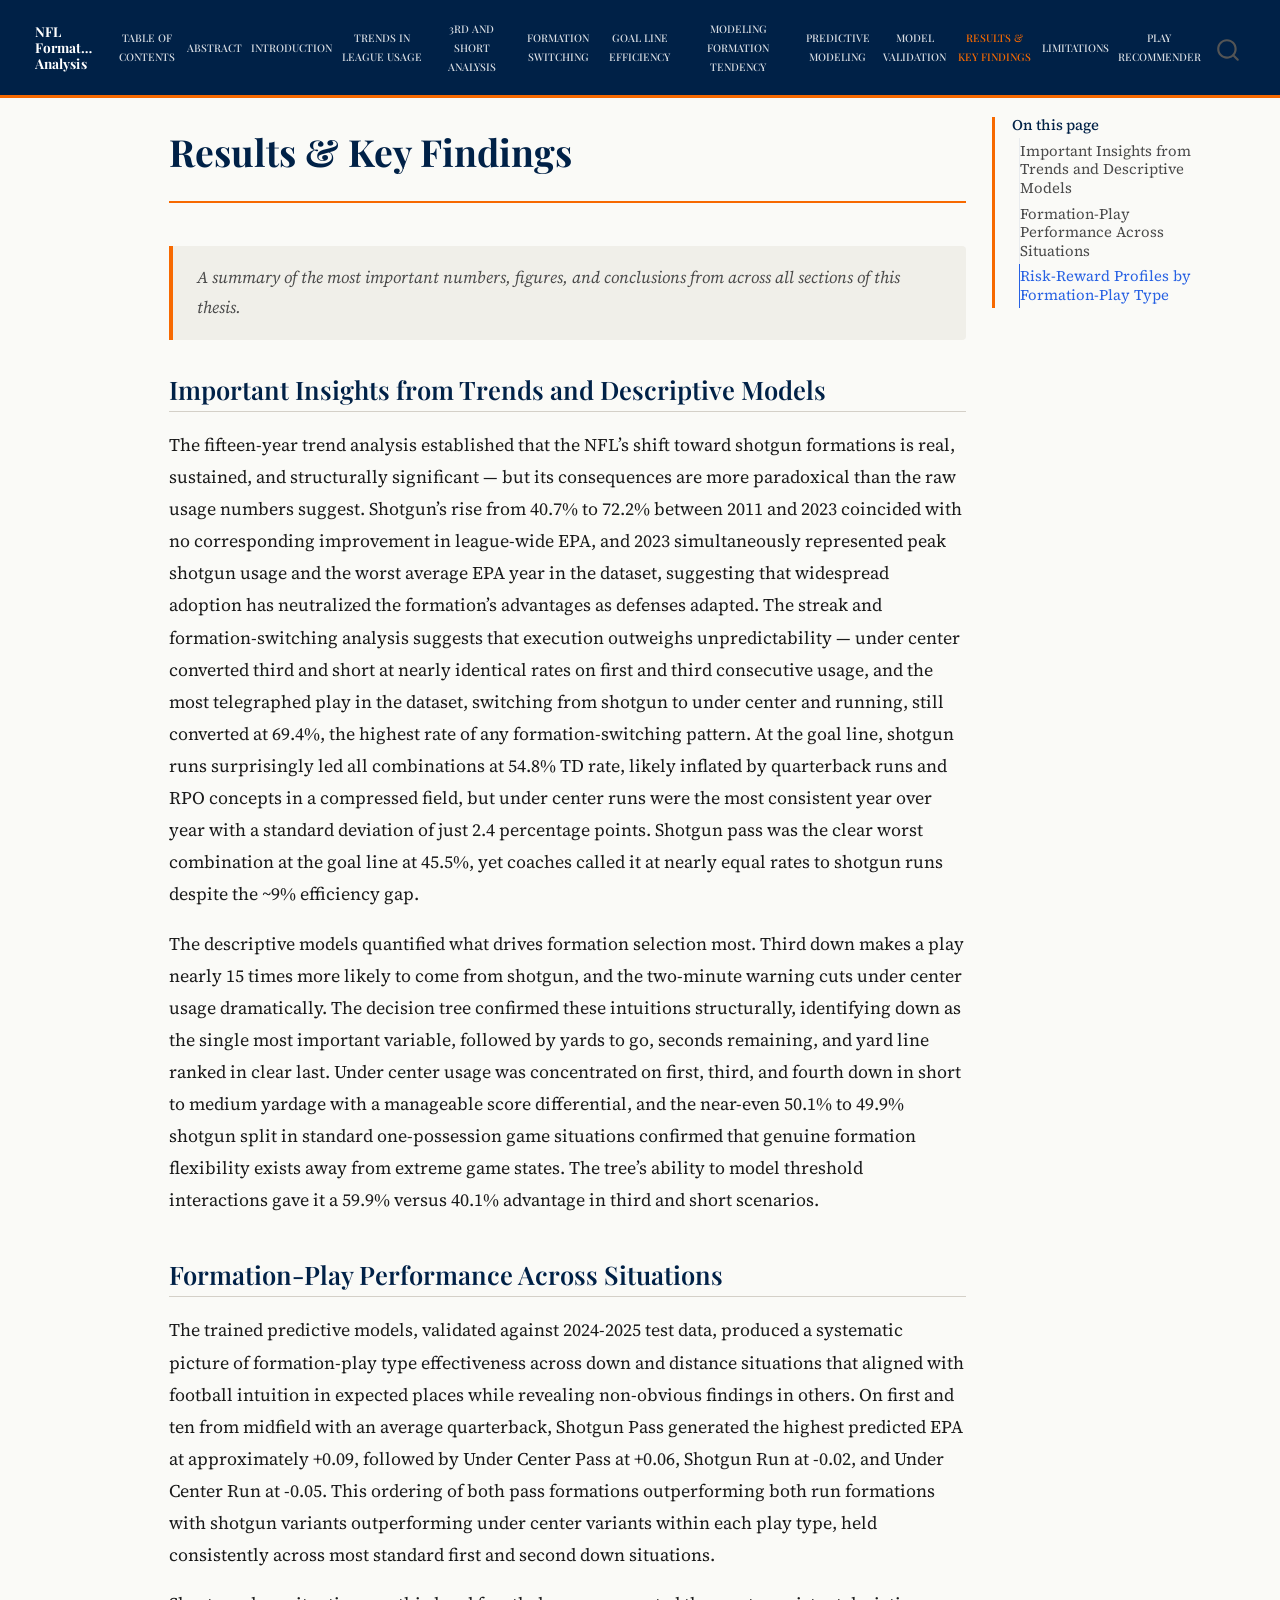
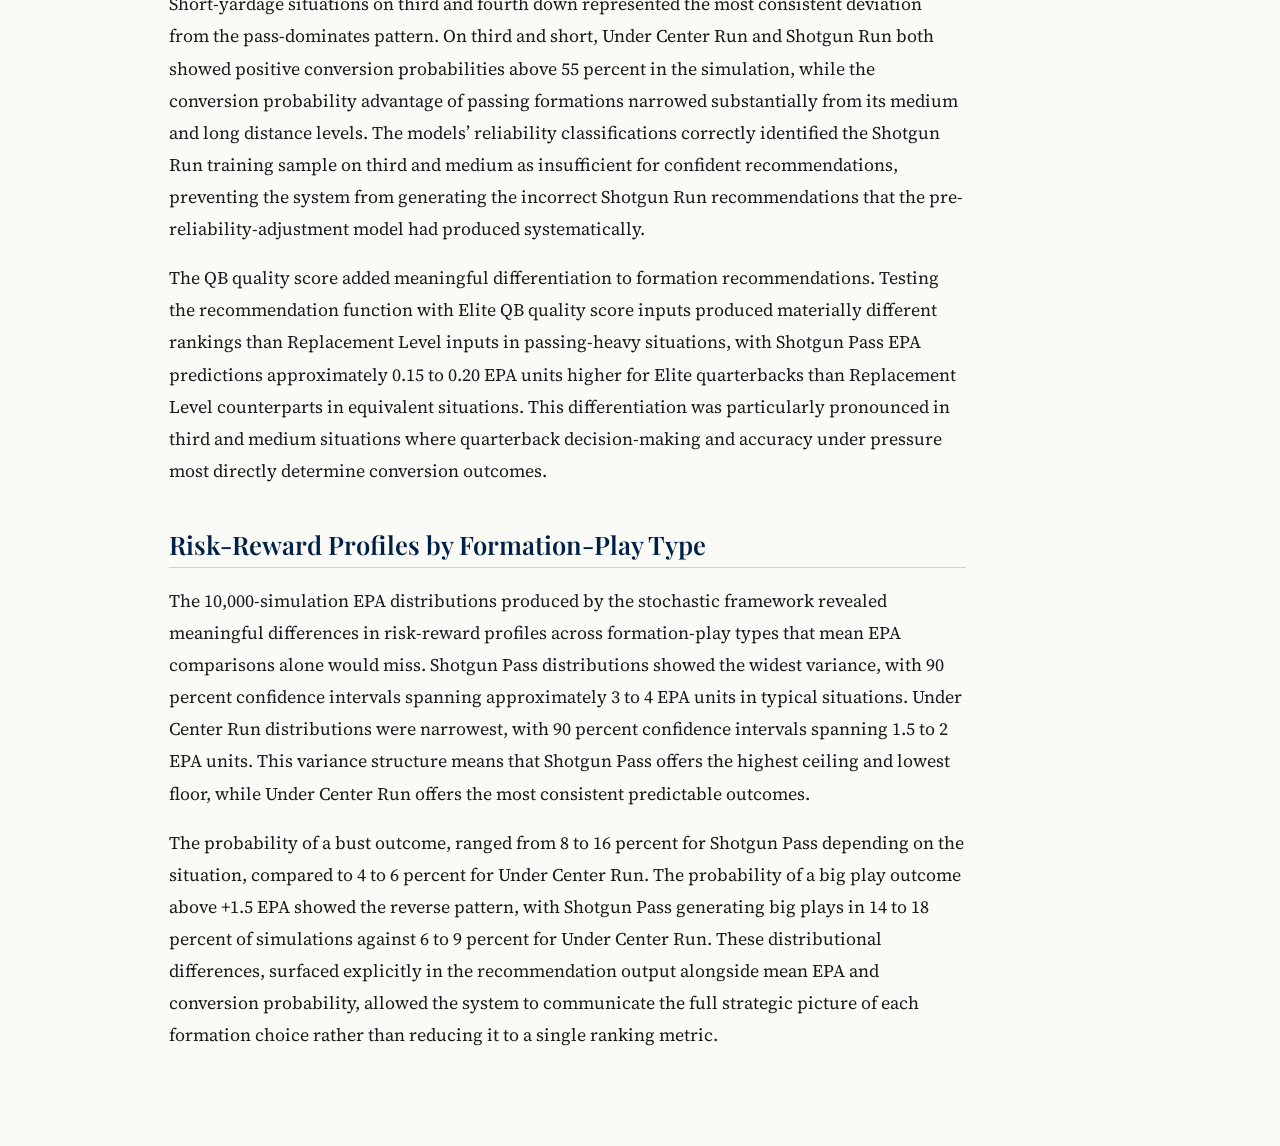
<file: docs/results.html>
<!DOCTYPE html>
<html xmlns="http://www.w3.org/1999/xhtml" lang="en" xml:lang="en"><head>

<meta charset="utf-8">
<meta name="generator" content="quarto-1.8.25">

<meta name="viewport" content="width=device-width, initial-scale=1.0, user-scalable=yes">


<title>Results &amp; Key Findings – NFL Formation Analysis</title>
<style>
code{white-space: pre-wrap;}
span.smallcaps{font-variant: small-caps;}
div.columns{display: flex; gap: min(4vw, 1.5em);}
div.column{flex: auto; overflow-x: auto;}
div.hanging-indent{margin-left: 1.5em; text-indent: -1.5em;}
ul.task-list{list-style: none;}
ul.task-list li input[type="checkbox"] {
  width: 0.8em;
  margin: 0 0.8em 0.2em -1em; /* quarto-specific, see https://github.com/quarto-dev/quarto-cli/issues/4556 */ 
  vertical-align: middle;
}
</style>


<script src="site_libs/quarto-nav/quarto-nav.js"></script>
<script src="site_libs/quarto-nav/headroom.min.js"></script>
<script src="site_libs/clipboard/clipboard.min.js"></script>
<script src="site_libs/quarto-search/autocomplete.umd.js"></script>
<script src="site_libs/quarto-search/fuse.min.js"></script>
<script src="site_libs/quarto-search/quarto-search.js"></script>
<meta name="quarto:offset" content="./">
<script src="site_libs/quarto-html/quarto.js" type="module"></script>
<script src="site_libs/quarto-html/tabsets/tabsets.js" type="module"></script>
<script src="site_libs/quarto-html/axe/axe-check.js" type="module"></script>
<script src="site_libs/quarto-html/popper.min.js"></script>
<script src="site_libs/quarto-html/tippy.umd.min.js"></script>
<script src="site_libs/quarto-html/anchor.min.js"></script>
<link href="site_libs/quarto-html/tippy.css" rel="stylesheet">
<link href="site_libs/quarto-html/quarto-syntax-highlighting-7b89279ff1a6dce999919e0e67d4d9ec.css" rel="stylesheet" id="quarto-text-highlighting-styles">
<script src="site_libs/bootstrap/bootstrap.min.js"></script>
<link href="site_libs/bootstrap/bootstrap-icons.css" rel="stylesheet">
<link href="site_libs/bootstrap/bootstrap-e31584831b205ffbb2d98406f31c2a5b.min.css" rel="stylesheet" append-hash="true" id="quarto-bootstrap" data-mode="light">
<script id="quarto-search-options" type="application/json">{
  "location": "navbar",
  "copy-button": false,
  "collapse-after": 3,
  "panel-placement": "end",
  "type": "overlay",
  "limit": 50,
  "keyboard-shortcut": [
    "f",
    "/",
    "s"
  ],
  "show-item-context": false,
  "language": {
    "search-no-results-text": "No results",
    "search-matching-documents-text": "matching documents",
    "search-copy-link-title": "Copy link to search",
    "search-hide-matches-text": "Hide additional matches",
    "search-more-match-text": "more match in this document",
    "search-more-matches-text": "more matches in this document",
    "search-clear-button-title": "Clear",
    "search-text-placeholder": "",
    "search-detached-cancel-button-title": "Cancel",
    "search-submit-button-title": "Submit",
    "search-label": "Search"
  }
}</script>


<link rel="stylesheet" href="styles.css">
</head>

<body class="nav-fixed quarto-light">

<div id="quarto-search-results"></div>
  <header id="quarto-header" class="headroom fixed-top">
    <nav class="navbar navbar-expand-lg " data-bs-theme="dark">
      <div class="navbar-container container-fluid">
      <div class="navbar-brand-container mx-auto">
    <a href="./index.html" class="navbar-brand navbar-brand-logo">
    </a>
    <a class="navbar-brand" href="./index.html">
    <span class="navbar-title">NFL Formation Analysis</span>
    </a>
  </div>
            <div id="quarto-search" class="" title="Search"></div>
          <button class="navbar-toggler" type="button" data-bs-toggle="collapse" data-bs-target="#navbarCollapse" aria-controls="navbarCollapse" role="menu" aria-expanded="false" aria-label="Toggle navigation" onclick="if (window.quartoToggleHeadroom) { window.quartoToggleHeadroom(); }">
  <span class="navbar-toggler-icon"></span>
</button>
          <div class="collapse navbar-collapse" id="navbarCollapse">
            <ul class="navbar-nav navbar-nav-scroll me-auto">
  <li class="nav-item">
    <a class="nav-link" href="./index.html"> 
<span class="menu-text">Table of Contents</span></a>
  </li>  
  <li class="nav-item">
    <a class="nav-link" href="./abstract.html"> 
<span class="menu-text">Abstract</span></a>
  </li>  
  <li class="nav-item">
    <a class="nav-link" href="./intro.html"> 
<span class="menu-text">Introduction</span></a>
  </li>  
  <li class="nav-item">
    <a class="nav-link" href="./trends.html"> 
<span class="menu-text">Trends in League Usage</span></a>
  </li>  
  <li class="nav-item">
    <a class="nav-link" href="./third_down.html"> 
<span class="menu-text">3rd and Short Analysis</span></a>
  </li>  
  <li class="nav-item">
    <a class="nav-link" href="./case_study.html"> 
<span class="menu-text">Formation Switching</span></a>
  </li>  
  <li class="nav-item">
    <a class="nav-link" href="./goalline.html"> 
<span class="menu-text">Goal Line Efficiency</span></a>
  </li>  
  <li class="nav-item">
    <a class="nav-link" href="./descriptive_models.html"> 
<span class="menu-text">Modeling Formation Tendency</span></a>
  </li>  
  <li class="nav-item">
    <a class="nav-link" href="./predictive_models.html"> 
<span class="menu-text">Predictive Modeling</span></a>
  </li>  
  <li class="nav-item">
    <a class="nav-link" href="./validation.html"> 
<span class="menu-text">Model Validation</span></a>
  </li>  
  <li class="nav-item">
    <a class="nav-link active" href="./results.html" aria-current="page"> 
<span class="menu-text">Results &amp; Key Findings</span></a>
  </li>  
  <li class="nav-item">
    <a class="nav-link" href="./limitations.html"> 
<span class="menu-text">Limitations</span></a>
  </li>  
  <li class="nav-item">
    <a class="nav-link" href="./app.html"> 
<span class="menu-text">Play Recommender</span></a>
  </li>  
</ul>
          </div> <!-- /navcollapse -->
            <div class="quarto-navbar-tools">
</div>
      </div> <!-- /container-fluid -->
    </nav>
</header>
<!-- content -->
<div id="quarto-content" class="quarto-container page-columns page-rows-contents page-layout-article page-navbar">
<!-- sidebar -->
<!-- margin-sidebar -->
    <div id="quarto-margin-sidebar" class="sidebar margin-sidebar">
        <nav id="TOC" role="doc-toc" class="toc-active">
    <h2 id="toc-title">On this page</h2>
   
  <ul>
  <li><a href="#important-insights-from-trends-and-descriptive-models" id="toc-important-insights-from-trends-and-descriptive-models" class="nav-link active" data-scroll-target="#important-insights-from-trends-and-descriptive-models">Important Insights from Trends and Descriptive Models</a></li>
  <li><a href="#formation-play-performance-across-situations" id="toc-formation-play-performance-across-situations" class="nav-link" data-scroll-target="#formation-play-performance-across-situations">Formation-Play Performance Across Situations</a></li>
  <li><a href="#risk-reward-profiles-by-formation-play-type" id="toc-risk-reward-profiles-by-formation-play-type" class="nav-link" data-scroll-target="#risk-reward-profiles-by-formation-play-type">Risk-Reward Profiles by Formation-Play Type</a></li>
  </ul>
</nav>
    </div>
<!-- main -->
<main class="content" id="quarto-document-content">

<header id="title-block-header" class="quarto-title-block default">
<div class="quarto-title">
<h1 class="title">Results &amp; Key Findings</h1>
</div>



<div class="quarto-title-meta">

    
  
    
  </div>
  


</header>


<div class="section-intro">
  A summary of the most important numbers, figures, and conclusions from across all sections of this thesis.
</div>
<section id="important-insights-from-trends-and-descriptive-models" class="level2">
<h2 class="anchored" data-anchor-id="important-insights-from-trends-and-descriptive-models">Important Insights from Trends and Descriptive Models</h2>
<p>The fifteen-year trend analysis established that the NFL’s shift toward shotgun formations is real, sustained, and structurally significant — but its consequences are more paradoxical than the raw usage numbers suggest. Shotgun’s rise from 40.7% to 72.2% between 2011 and 2023 coincided with no corresponding improvement in league-wide EPA, and 2023 simultaneously represented peak shotgun usage and the worst average EPA year in the dataset, suggesting that widespread adoption has neutralized the formation’s advantages as defenses adapted. The streak and formation-switching analysis suggests that execution outweighs unpredictability — under center converted third and short at nearly identical rates on first and third consecutive usage, and the most telegraphed play in the dataset, switching from shotgun to under center and running, still converted at 69.4%, the highest rate of any formation-switching pattern. At the goal line, shotgun runs surprisingly led all combinations at 54.8% TD rate, likely inflated by quarterback runs and RPO concepts in a compressed field, but under center runs were the most consistent year over year with a standard deviation of just 2.4 percentage points. Shotgun pass was the clear worst combination at the goal line at 45.5%, yet coaches called it at nearly equal rates to shotgun runs despite the ~9% efficiency gap.</p>
<p>The descriptive models quantified what drives formation selection most. Third down makes a play nearly 15 times more likely to come from shotgun, and the two-minute warning cuts under center usage dramatically. The decision tree confirmed these intuitions structurally, identifying down as the single most important variable, followed by yards to go, seconds remaining, and yard line ranked in clear last. Under center usage was concentrated on first, third, and fourth down in short to medium yardage with a manageable score differential, and the near-even 50.1% to 49.9% shotgun split in standard one-possession game situations confirmed that genuine formation flexibility exists away from extreme game states. The tree’s ability to model threshold interactions gave it a 59.9% versus 40.1% advantage in third and short scenarios.</p>
</section>
<section id="formation-play-performance-across-situations" class="level2">
<h2 class="anchored" data-anchor-id="formation-play-performance-across-situations">Formation-Play Performance Across Situations</h2>
<p>The trained predictive models, validated against 2024-2025 test data, produced a systematic picture of formation-play type effectiveness across down and distance situations that aligned with football intuition in expected places while revealing non-obvious findings in others. On first and ten from midfield with an average quarterback, Shotgun Pass generated the highest predicted EPA at approximately +0.09, followed by Under Center Pass at +0.06, Shotgun Run at -0.02, and Under Center Run at -0.05. This ordering of both pass formations outperforming both run formations with shotgun variants outperforming under center variants within each play type, held consistently across most standard first and second down situations.</p>
<p>Short-yardage situations on third and fourth down represented the most consistent deviation from the pass-dominates pattern. On third and short, Under Center Run and Shotgun Run both showed positive conversion probabilities above 55 percent in the simulation, while the conversion probability advantage of passing formations narrowed substantially from its medium and long distance levels. The models’ reliability classifications correctly identified the Shotgun Run training sample on third and medium as insufficient for confident recommendations, preventing the system from generating the incorrect Shotgun Run recommendations that the pre-reliability-adjustment model had produced systematically.</p>
<p>The QB quality score added meaningful differentiation to formation recommendations. Testing the recommendation function with Elite QB quality score inputs produced materially different rankings than Replacement Level inputs in passing-heavy situations, with Shotgun Pass EPA predictions approximately 0.15 to 0.20 EPA units higher for Elite quarterbacks than Replacement Level counterparts in equivalent situations. This differentiation was particularly pronounced in third and medium situations where quarterback decision-making and accuracy under pressure most directly determine conversion outcomes.</p>
</section>
<section id="risk-reward-profiles-by-formation-play-type" class="level2">
<h2 class="anchored" data-anchor-id="risk-reward-profiles-by-formation-play-type">Risk-Reward Profiles by Formation-Play Type</h2>
<p>The 10,000-simulation EPA distributions produced by the stochastic framework revealed meaningful differences in risk-reward profiles across formation-play types that mean EPA comparisons alone would miss. Shotgun Pass distributions showed the widest variance, with 90 percent confidence intervals spanning approximately 3 to 4 EPA units in typical situations. Under Center Run distributions were narrowest, with 90 percent confidence intervals spanning 1.5 to 2 EPA units. This variance structure means that Shotgun Pass offers the highest ceiling and lowest floor, while Under Center Run offers the most consistent predictable outcomes.</p>
<p>The probability of a bust outcome, ranged from 8 to 16 percent for Shotgun Pass depending on the situation, compared to 4 to 6 percent for Under Center Run. The probability of a big play outcome above +1.5 EPA showed the reverse pattern, with Shotgun Pass generating big plays in 14 to 18 percent of simulations against 6 to 9 percent for Under Center Run. These distributional differences, surfaced explicitly in the recommendation output alongside mean EPA and conversion probability, allowed the system to communicate the full strategic picture of each formation choice rather than reducing it to a single ranking metric.</p>


</section>

</main> <!-- /main -->
<script id="quarto-html-after-body" type="application/javascript">
  window.document.addEventListener("DOMContentLoaded", function (event) {
    const icon = "";
    const anchorJS = new window.AnchorJS();
    anchorJS.options = {
      placement: 'right',
      icon: icon
    };
    anchorJS.add('.anchored');
    const isCodeAnnotation = (el) => {
      for (const clz of el.classList) {
        if (clz.startsWith('code-annotation-')) {                     
          return true;
        }
      }
      return false;
    }
    const onCopySuccess = function(e) {
      // button target
      const button = e.trigger;
      // don't keep focus
      button.blur();
      // flash "checked"
      button.classList.add('code-copy-button-checked');
      var currentTitle = button.getAttribute("title");
      button.setAttribute("title", "Copied!");
      let tooltip;
      if (window.bootstrap) {
        button.setAttribute("data-bs-toggle", "tooltip");
        button.setAttribute("data-bs-placement", "left");
        button.setAttribute("data-bs-title", "Copied!");
        tooltip = new bootstrap.Tooltip(button, 
          { trigger: "manual", 
            customClass: "code-copy-button-tooltip",
            offset: [0, -8]});
        tooltip.show();    
      }
      setTimeout(function() {
        if (tooltip) {
          tooltip.hide();
          button.removeAttribute("data-bs-title");
          button.removeAttribute("data-bs-toggle");
          button.removeAttribute("data-bs-placement");
        }
        button.setAttribute("title", currentTitle);
        button.classList.remove('code-copy-button-checked');
      }, 1000);
      // clear code selection
      e.clearSelection();
    }
    const getTextToCopy = function(trigger) {
      const outerScaffold = trigger.parentElement.cloneNode(true);
      const codeEl = outerScaffold.querySelector('code');
      for (const childEl of codeEl.children) {
        if (isCodeAnnotation(childEl)) {
          childEl.remove();
        }
      }
      return codeEl.innerText;
    }
    const clipboard = new window.ClipboardJS('.code-copy-button:not([data-in-quarto-modal])', {
      text: getTextToCopy
    });
    clipboard.on('success', onCopySuccess);
    if (window.document.getElementById('quarto-embedded-source-code-modal')) {
      const clipboardModal = new window.ClipboardJS('.code-copy-button[data-in-quarto-modal]', {
        text: getTextToCopy,
        container: window.document.getElementById('quarto-embedded-source-code-modal')
      });
      clipboardModal.on('success', onCopySuccess);
    }
      var localhostRegex = new RegExp(/^(?:http|https):\/\/localhost\:?[0-9]*\//);
      var mailtoRegex = new RegExp(/^mailto:/);
        var filterRegex = new RegExp('/' + window.location.host + '/');
      var isInternal = (href) => {
          return filterRegex.test(href) || localhostRegex.test(href) || mailtoRegex.test(href);
      }
      // Inspect non-navigation links and adorn them if external
     var links = window.document.querySelectorAll('a[href]:not(.nav-link):not(.navbar-brand):not(.toc-action):not(.sidebar-link):not(.sidebar-item-toggle):not(.pagination-link):not(.no-external):not([aria-hidden]):not(.dropdown-item):not(.quarto-navigation-tool):not(.about-link)');
      for (var i=0; i<links.length; i++) {
        const link = links[i];
        if (!isInternal(link.href)) {
          // undo the damage that might have been done by quarto-nav.js in the case of
          // links that we want to consider external
          if (link.dataset.originalHref !== undefined) {
            link.href = link.dataset.originalHref;
          }
        }
      }
    function tippyHover(el, contentFn, onTriggerFn, onUntriggerFn) {
      const config = {
        allowHTML: true,
        maxWidth: 500,
        delay: 100,
        arrow: false,
        appendTo: function(el) {
            return el.parentElement;
        },
        interactive: true,
        interactiveBorder: 10,
        theme: 'quarto',
        placement: 'bottom-start',
      };
      if (contentFn) {
        config.content = contentFn;
      }
      if (onTriggerFn) {
        config.onTrigger = onTriggerFn;
      }
      if (onUntriggerFn) {
        config.onUntrigger = onUntriggerFn;
      }
      window.tippy(el, config); 
    }
    const noterefs = window.document.querySelectorAll('a[role="doc-noteref"]');
    for (var i=0; i<noterefs.length; i++) {
      const ref = noterefs[i];
      tippyHover(ref, function() {
        // use id or data attribute instead here
        let href = ref.getAttribute('data-footnote-href') || ref.getAttribute('href');
        try { href = new URL(href).hash; } catch {}
        const id = href.replace(/^#\/?/, "");
        const note = window.document.getElementById(id);
        if (note) {
          return note.innerHTML;
        } else {
          return "";
        }
      });
    }
    const xrefs = window.document.querySelectorAll('a.quarto-xref');
    const processXRef = (id, note) => {
      // Strip column container classes
      const stripColumnClz = (el) => {
        el.classList.remove("page-full", "page-columns");
        if (el.children) {
          for (const child of el.children) {
            stripColumnClz(child);
          }
        }
      }
      stripColumnClz(note)
      if (id === null || id.startsWith('sec-')) {
        // Special case sections, only their first couple elements
        const container = document.createElement("div");
        if (note.children && note.children.length > 2) {
          container.appendChild(note.children[0].cloneNode(true));
          for (let i = 1; i < note.children.length; i++) {
            const child = note.children[i];
            if (child.tagName === "P" && child.innerText === "") {
              continue;
            } else {
              container.appendChild(child.cloneNode(true));
              break;
            }
          }
          if (window.Quarto?.typesetMath) {
            window.Quarto.typesetMath(container);
          }
          return container.innerHTML
        } else {
          if (window.Quarto?.typesetMath) {
            window.Quarto.typesetMath(note);
          }
          return note.innerHTML;
        }
      } else {
        // Remove any anchor links if they are present
        const anchorLink = note.querySelector('a.anchorjs-link');
        if (anchorLink) {
          anchorLink.remove();
        }
        if (window.Quarto?.typesetMath) {
          window.Quarto.typesetMath(note);
        }
        if (note.classList.contains("callout")) {
          return note.outerHTML;
        } else {
          return note.innerHTML;
        }
      }
    }
    for (var i=0; i<xrefs.length; i++) {
      const xref = xrefs[i];
      tippyHover(xref, undefined, function(instance) {
        instance.disable();
        let url = xref.getAttribute('href');
        let hash = undefined; 
        if (url.startsWith('#')) {
          hash = url;
        } else {
          try { hash = new URL(url).hash; } catch {}
        }
        if (hash) {
          const id = hash.replace(/^#\/?/, "");
          const note = window.document.getElementById(id);
          if (note !== null) {
            try {
              const html = processXRef(id, note.cloneNode(true));
              instance.setContent(html);
            } finally {
              instance.enable();
              instance.show();
            }
          } else {
            // See if we can fetch this
            fetch(url.split('#')[0])
            .then(res => res.text())
            .then(html => {
              const parser = new DOMParser();
              const htmlDoc = parser.parseFromString(html, "text/html");
              const note = htmlDoc.getElementById(id);
              if (note !== null) {
                const html = processXRef(id, note);
                instance.setContent(html);
              } 
            }).finally(() => {
              instance.enable();
              instance.show();
            });
          }
        } else {
          // See if we can fetch a full url (with no hash to target)
          // This is a special case and we should probably do some content thinning / targeting
          fetch(url)
          .then(res => res.text())
          .then(html => {
            const parser = new DOMParser();
            const htmlDoc = parser.parseFromString(html, "text/html");
            const note = htmlDoc.querySelector('main.content');
            if (note !== null) {
              // This should only happen for chapter cross references
              // (since there is no id in the URL)
              // remove the first header
              if (note.children.length > 0 && note.children[0].tagName === "HEADER") {
                note.children[0].remove();
              }
              const html = processXRef(null, note);
              instance.setContent(html);
            } 
          }).finally(() => {
            instance.enable();
            instance.show();
          });
        }
      }, function(instance) {
      });
    }
        let selectedAnnoteEl;
        const selectorForAnnotation = ( cell, annotation) => {
          let cellAttr = 'data-code-cell="' + cell + '"';
          let lineAttr = 'data-code-annotation="' +  annotation + '"';
          const selector = 'span[' + cellAttr + '][' + lineAttr + ']';
          return selector;
        }
        const selectCodeLines = (annoteEl) => {
          const doc = window.document;
          const targetCell = annoteEl.getAttribute("data-target-cell");
          const targetAnnotation = annoteEl.getAttribute("data-target-annotation");
          const annoteSpan = window.document.querySelector(selectorForAnnotation(targetCell, targetAnnotation));
          const lines = annoteSpan.getAttribute("data-code-lines").split(",");
          const lineIds = lines.map((line) => {
            return targetCell + "-" + line;
          })
          let top = null;
          let height = null;
          let parent = null;
          if (lineIds.length > 0) {
              //compute the position of the single el (top and bottom and make a div)
              const el = window.document.getElementById(lineIds[0]);
              top = el.offsetTop;
              height = el.offsetHeight;
              parent = el.parentElement.parentElement;
            if (lineIds.length > 1) {
              const lastEl = window.document.getElementById(lineIds[lineIds.length - 1]);
              const bottom = lastEl.offsetTop + lastEl.offsetHeight;
              height = bottom - top;
            }
            if (top !== null && height !== null && parent !== null) {
              // cook up a div (if necessary) and position it 
              let div = window.document.getElementById("code-annotation-line-highlight");
              if (div === null) {
                div = window.document.createElement("div");
                div.setAttribute("id", "code-annotation-line-highlight");
                div.style.position = 'absolute';
                parent.appendChild(div);
              }
              div.style.top = top - 2 + "px";
              div.style.height = height + 4 + "px";
              div.style.left = 0;
              let gutterDiv = window.document.getElementById("code-annotation-line-highlight-gutter");
              if (gutterDiv === null) {
                gutterDiv = window.document.createElement("div");
                gutterDiv.setAttribute("id", "code-annotation-line-highlight-gutter");
                gutterDiv.style.position = 'absolute';
                const codeCell = window.document.getElementById(targetCell);
                const gutter = codeCell.querySelector('.code-annotation-gutter');
                gutter.appendChild(gutterDiv);
              }
              gutterDiv.style.top = top - 2 + "px";
              gutterDiv.style.height = height + 4 + "px";
            }
            selectedAnnoteEl = annoteEl;
          }
        };
        const unselectCodeLines = () => {
          const elementsIds = ["code-annotation-line-highlight", "code-annotation-line-highlight-gutter"];
          elementsIds.forEach((elId) => {
            const div = window.document.getElementById(elId);
            if (div) {
              div.remove();
            }
          });
          selectedAnnoteEl = undefined;
        };
          // Handle positioning of the toggle
      window.addEventListener(
        "resize",
        throttle(() => {
          elRect = undefined;
          if (selectedAnnoteEl) {
            selectCodeLines(selectedAnnoteEl);
          }
        }, 10)
      );
      function throttle(fn, ms) {
      let throttle = false;
      let timer;
        return (...args) => {
          if(!throttle) { // first call gets through
              fn.apply(this, args);
              throttle = true;
          } else { // all the others get throttled
              if(timer) clearTimeout(timer); // cancel #2
              timer = setTimeout(() => {
                fn.apply(this, args);
                timer = throttle = false;
              }, ms);
          }
        };
      }
        // Attach click handler to the DT
        const annoteDls = window.document.querySelectorAll('dt[data-target-cell]');
        for (const annoteDlNode of annoteDls) {
          annoteDlNode.addEventListener('click', (event) => {
            const clickedEl = event.target;
            if (clickedEl !== selectedAnnoteEl) {
              unselectCodeLines();
              const activeEl = window.document.querySelector('dt[data-target-cell].code-annotation-active');
              if (activeEl) {
                activeEl.classList.remove('code-annotation-active');
              }
              selectCodeLines(clickedEl);
              clickedEl.classList.add('code-annotation-active');
            } else {
              // Unselect the line
              unselectCodeLines();
              clickedEl.classList.remove('code-annotation-active');
            }
          });
        }
    const findCites = (el) => {
      const parentEl = el.parentElement;
      if (parentEl) {
        const cites = parentEl.dataset.cites;
        if (cites) {
          return {
            el,
            cites: cites.split(' ')
          };
        } else {
          return findCites(el.parentElement)
        }
      } else {
        return undefined;
      }
    };
    var bibliorefs = window.document.querySelectorAll('a[role="doc-biblioref"]');
    for (var i=0; i<bibliorefs.length; i++) {
      const ref = bibliorefs[i];
      const citeInfo = findCites(ref);
      if (citeInfo) {
        tippyHover(citeInfo.el, function() {
          var popup = window.document.createElement('div');
          citeInfo.cites.forEach(function(cite) {
            var citeDiv = window.document.createElement('div');
            citeDiv.classList.add('hanging-indent');
            citeDiv.classList.add('csl-entry');
            var biblioDiv = window.document.getElementById('ref-' + cite);
            if (biblioDiv) {
              citeDiv.innerHTML = biblioDiv.innerHTML;
            }
            popup.appendChild(citeDiv);
          });
          return popup.innerHTML;
        });
      }
    }
  });
  </script>
</div> <!-- /content -->




</body></html>
</file>
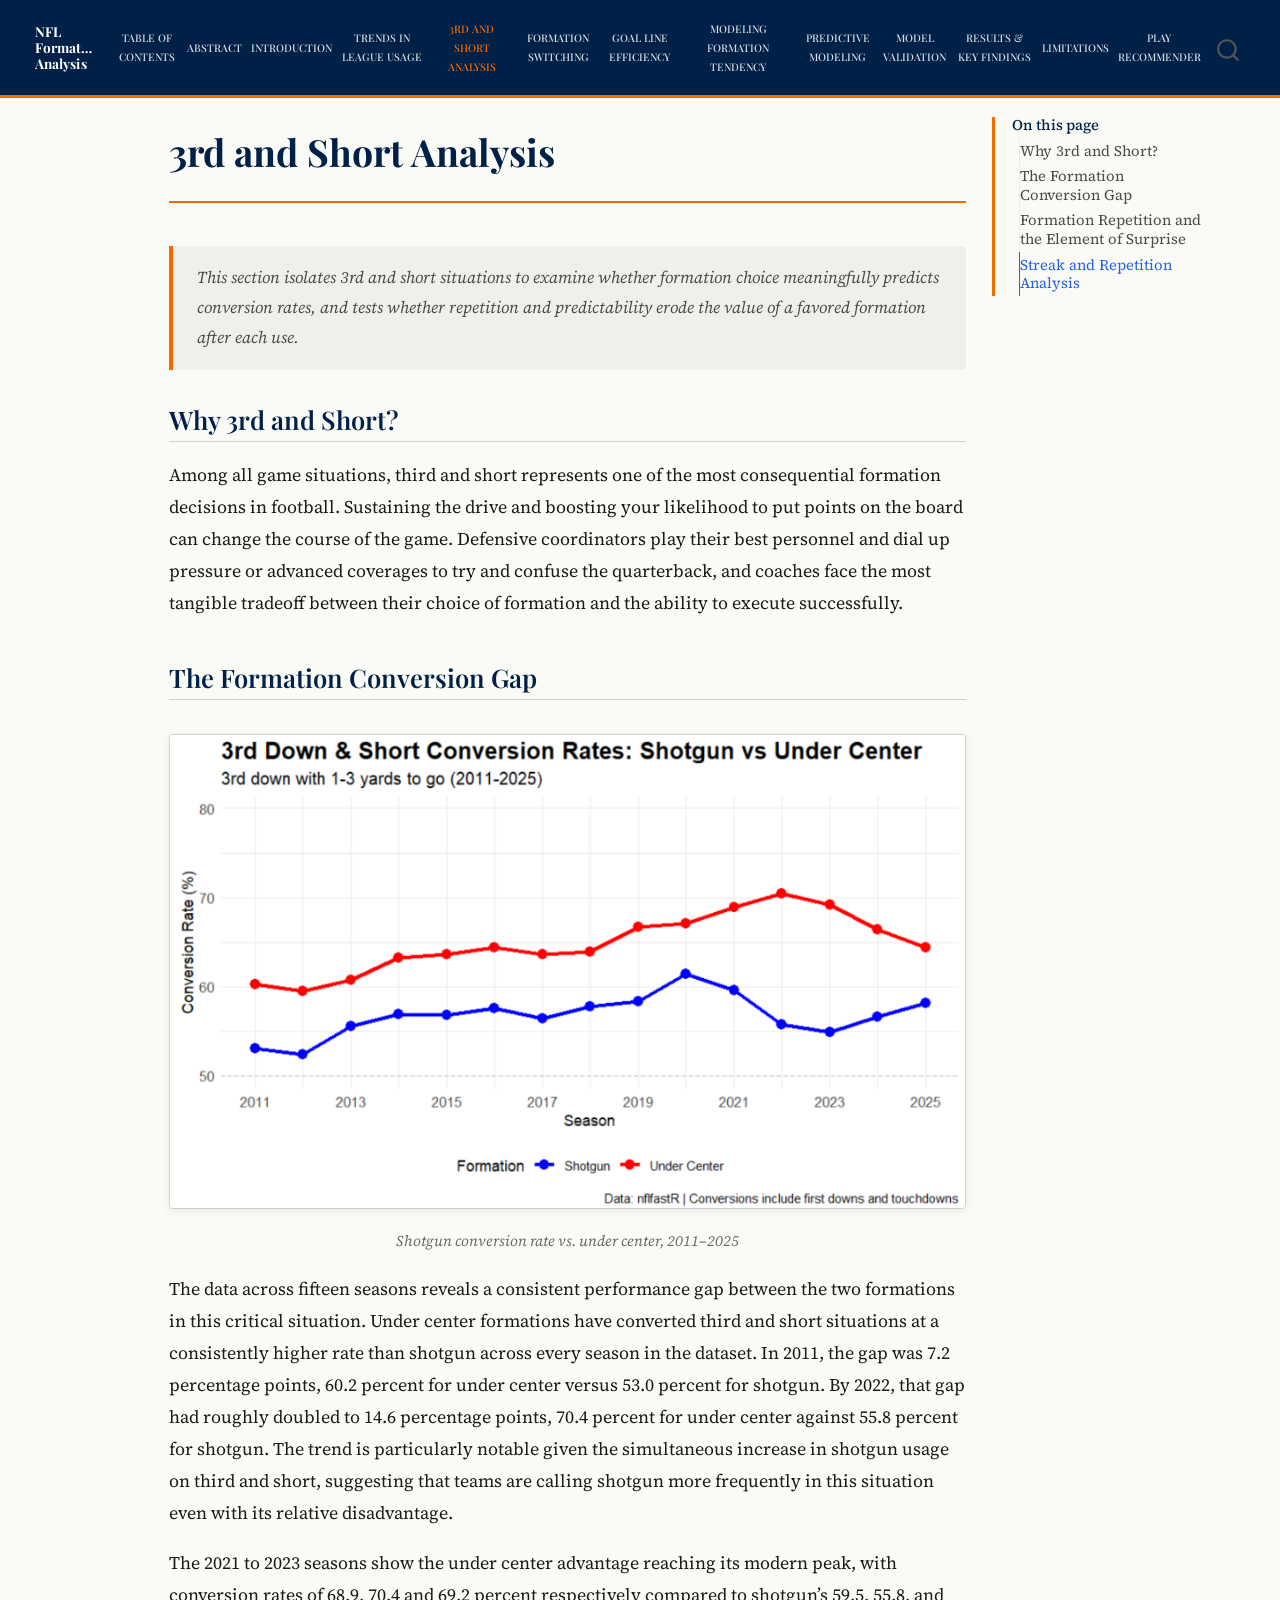
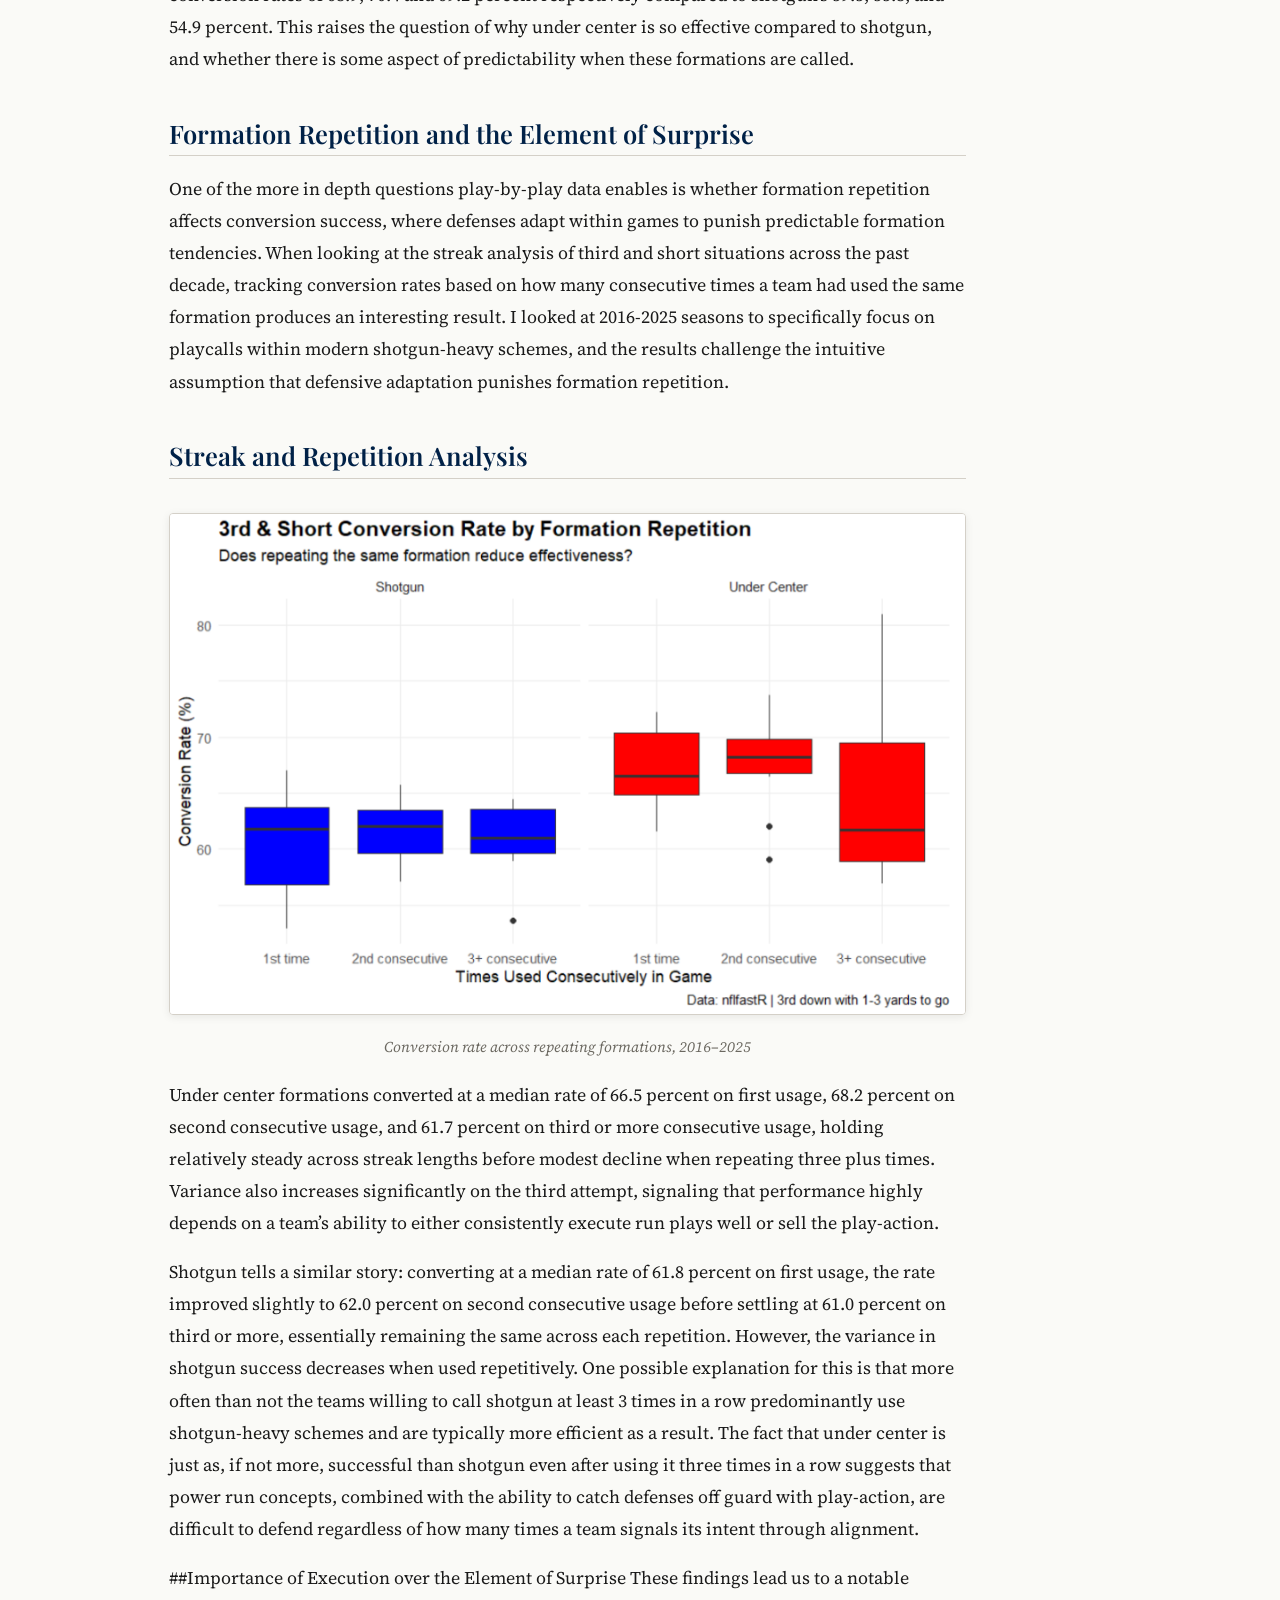
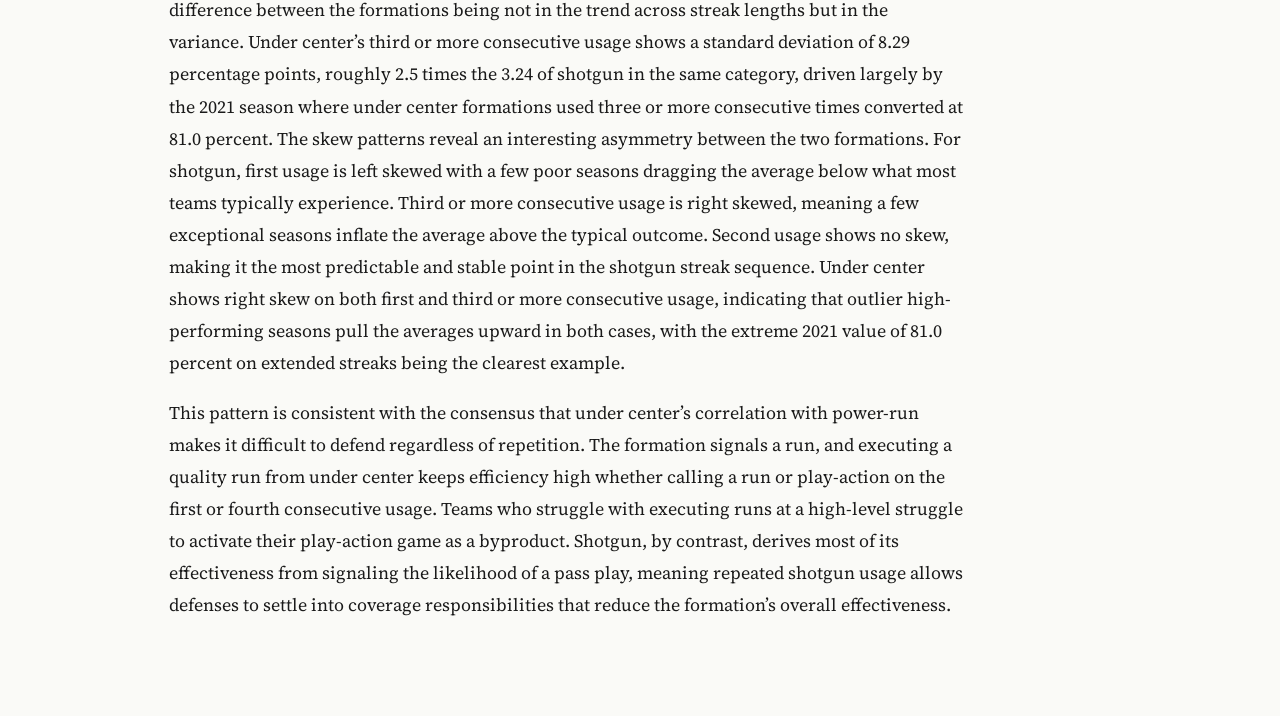
<file: docs/third_down.html>
<!DOCTYPE html>
<html xmlns="http://www.w3.org/1999/xhtml" lang="en" xml:lang="en"><head>

<meta charset="utf-8">
<meta name="generator" content="quarto-1.8.25">

<meta name="viewport" content="width=device-width, initial-scale=1.0, user-scalable=yes">


<title>3rd and Short Analysis – NFL Formation Analysis</title>
<style>
code{white-space: pre-wrap;}
span.smallcaps{font-variant: small-caps;}
div.columns{display: flex; gap: min(4vw, 1.5em);}
div.column{flex: auto; overflow-x: auto;}
div.hanging-indent{margin-left: 1.5em; text-indent: -1.5em;}
ul.task-list{list-style: none;}
ul.task-list li input[type="checkbox"] {
  width: 0.8em;
  margin: 0 0.8em 0.2em -1em; /* quarto-specific, see https://github.com/quarto-dev/quarto-cli/issues/4556 */ 
  vertical-align: middle;
}
</style>


<script src="site_libs/quarto-nav/quarto-nav.js"></script>
<script src="site_libs/quarto-nav/headroom.min.js"></script>
<script src="site_libs/clipboard/clipboard.min.js"></script>
<script src="site_libs/quarto-search/autocomplete.umd.js"></script>
<script src="site_libs/quarto-search/fuse.min.js"></script>
<script src="site_libs/quarto-search/quarto-search.js"></script>
<meta name="quarto:offset" content="./">
<script src="site_libs/quarto-html/quarto.js" type="module"></script>
<script src="site_libs/quarto-html/tabsets/tabsets.js" type="module"></script>
<script src="site_libs/quarto-html/axe/axe-check.js" type="module"></script>
<script src="site_libs/quarto-html/popper.min.js"></script>
<script src="site_libs/quarto-html/tippy.umd.min.js"></script>
<script src="site_libs/quarto-html/anchor.min.js"></script>
<link href="site_libs/quarto-html/tippy.css" rel="stylesheet">
<link href="site_libs/quarto-html/quarto-syntax-highlighting-7b89279ff1a6dce999919e0e67d4d9ec.css" rel="stylesheet" id="quarto-text-highlighting-styles">
<script src="site_libs/bootstrap/bootstrap.min.js"></script>
<link href="site_libs/bootstrap/bootstrap-icons.css" rel="stylesheet">
<link href="site_libs/bootstrap/bootstrap-e31584831b205ffbb2d98406f31c2a5b.min.css" rel="stylesheet" append-hash="true" id="quarto-bootstrap" data-mode="light">
<script id="quarto-search-options" type="application/json">{
  "location": "navbar",
  "copy-button": false,
  "collapse-after": 3,
  "panel-placement": "end",
  "type": "overlay",
  "limit": 50,
  "keyboard-shortcut": [
    "f",
    "/",
    "s"
  ],
  "show-item-context": false,
  "language": {
    "search-no-results-text": "No results",
    "search-matching-documents-text": "matching documents",
    "search-copy-link-title": "Copy link to search",
    "search-hide-matches-text": "Hide additional matches",
    "search-more-match-text": "more match in this document",
    "search-more-matches-text": "more matches in this document",
    "search-clear-button-title": "Clear",
    "search-text-placeholder": "",
    "search-detached-cancel-button-title": "Cancel",
    "search-submit-button-title": "Submit",
    "search-label": "Search"
  }
}</script>


<link rel="stylesheet" href="styles.css">
</head>

<body class="nav-fixed quarto-light">

<div id="quarto-search-results"></div>
  <header id="quarto-header" class="headroom fixed-top">
    <nav class="navbar navbar-expand-lg " data-bs-theme="dark">
      <div class="navbar-container container-fluid">
      <div class="navbar-brand-container mx-auto">
    <a href="./index.html" class="navbar-brand navbar-brand-logo">
    </a>
    <a class="navbar-brand" href="./index.html">
    <span class="navbar-title">NFL Formation Analysis</span>
    </a>
  </div>
            <div id="quarto-search" class="" title="Search"></div>
          <button class="navbar-toggler" type="button" data-bs-toggle="collapse" data-bs-target="#navbarCollapse" aria-controls="navbarCollapse" role="menu" aria-expanded="false" aria-label="Toggle navigation" onclick="if (window.quartoToggleHeadroom) { window.quartoToggleHeadroom(); }">
  <span class="navbar-toggler-icon"></span>
</button>
          <div class="collapse navbar-collapse" id="navbarCollapse">
            <ul class="navbar-nav navbar-nav-scroll me-auto">
  <li class="nav-item">
    <a class="nav-link" href="./index.html"> 
<span class="menu-text">Table of Contents</span></a>
  </li>  
  <li class="nav-item">
    <a class="nav-link" href="./abstract.html"> 
<span class="menu-text">Abstract</span></a>
  </li>  
  <li class="nav-item">
    <a class="nav-link" href="./intro.html"> 
<span class="menu-text">Introduction</span></a>
  </li>  
  <li class="nav-item">
    <a class="nav-link" href="./trends.html"> 
<span class="menu-text">Trends in League Usage</span></a>
  </li>  
  <li class="nav-item">
    <a class="nav-link active" href="./third_down.html" aria-current="page"> 
<span class="menu-text">3rd and Short Analysis</span></a>
  </li>  
  <li class="nav-item">
    <a class="nav-link" href="./case_study.html"> 
<span class="menu-text">Formation Switching</span></a>
  </li>  
  <li class="nav-item">
    <a class="nav-link" href="./goalline.html"> 
<span class="menu-text">Goal Line Efficiency</span></a>
  </li>  
  <li class="nav-item">
    <a class="nav-link" href="./descriptive_models.html"> 
<span class="menu-text">Modeling Formation Tendency</span></a>
  </li>  
  <li class="nav-item">
    <a class="nav-link" href="./predictive_models.html"> 
<span class="menu-text">Predictive Modeling</span></a>
  </li>  
  <li class="nav-item">
    <a class="nav-link" href="./validation.html"> 
<span class="menu-text">Model Validation</span></a>
  </li>  
  <li class="nav-item">
    <a class="nav-link" href="./results.html"> 
<span class="menu-text">Results &amp; Key Findings</span></a>
  </li>  
  <li class="nav-item">
    <a class="nav-link" href="./limitations.html"> 
<span class="menu-text">Limitations</span></a>
  </li>  
  <li class="nav-item">
    <a class="nav-link" href="./app.html"> 
<span class="menu-text">Play Recommender</span></a>
  </li>  
</ul>
          </div> <!-- /navcollapse -->
            <div class="quarto-navbar-tools">
</div>
      </div> <!-- /container-fluid -->
    </nav>
</header>
<!-- content -->
<div id="quarto-content" class="quarto-container page-columns page-rows-contents page-layout-article page-navbar">
<!-- sidebar -->
<!-- margin-sidebar -->
    <div id="quarto-margin-sidebar" class="sidebar margin-sidebar">
        <nav id="TOC" role="doc-toc" class="toc-active">
    <h2 id="toc-title">On this page</h2>
   
  <ul>
  <li><a href="#why-3rd-and-short" id="toc-why-3rd-and-short" class="nav-link active" data-scroll-target="#why-3rd-and-short">Why 3rd and Short?</a></li>
  <li><a href="#the-formation-conversion-gap" id="toc-the-formation-conversion-gap" class="nav-link" data-scroll-target="#the-formation-conversion-gap">The Formation Conversion Gap</a></li>
  <li><a href="#formation-repetition-and-the-element-of-surprise" id="toc-formation-repetition-and-the-element-of-surprise" class="nav-link" data-scroll-target="#formation-repetition-and-the-element-of-surprise">Formation Repetition and the Element of Surprise</a></li>
  <li><a href="#streak-and-repetition-analysis" id="toc-streak-and-repetition-analysis" class="nav-link" data-scroll-target="#streak-and-repetition-analysis">Streak and Repetition Analysis</a></li>
  </ul>
</nav>
    </div>
<!-- main -->
<main class="content" id="quarto-document-content">

<header id="title-block-header" class="quarto-title-block default">
<div class="quarto-title">
<h1 class="title">3rd and Short Analysis</h1>
</div>



<div class="quarto-title-meta">

    
  
    
  </div>
  


</header>


<div class="section-intro">
  This section isolates 3rd and short situations to examine whether formation choice meaningfully predicts conversion rates, and tests whether repetition and predictability erode the value of a favored formation after each use.
</div>
<section id="why-3rd-and-short" class="level2">
<h2 class="anchored" data-anchor-id="why-3rd-and-short">Why 3rd and Short?</h2>
<p>Among all game situations, third and short represents one of the most consequential formation decisions in football. Sustaining the drive and boosting your likelihood to put points on the board can change the course of the game. Defensive coordinators play their best personnel and dial up pressure or advanced coverages to try and confuse the quarterback, and coaches face the most tangible tradeoff between their choice of formation and the ability to execute successfully.</p>
</section>
<section id="the-formation-conversion-gap" class="level2">
<h2 class="anchored" data-anchor-id="the-formation-conversion-gap">The Formation Conversion Gap</h2>
<div class="quarto-figure quarto-figure-center">
<figure class="figure">
<p><img src="images/3rdshort-conversion.png" class="img-fluid figure-img"></p>
<figcaption>Shotgun conversion rate vs.&nbsp;under center, 2011–2025</figcaption>
</figure>
</div>
<p>The data across fifteen seasons reveals a consistent performance gap between the two formations in this critical situation. Under center formations have converted third and short situations at a consistently higher rate than shotgun across every season in the dataset. In 2011, the gap was 7.2 percentage points, 60.2 percent for under center versus 53.0 percent for shotgun. By 2022, that gap had roughly doubled to 14.6 percentage points, 70.4 percent for under center against 55.8 percent for shotgun. The trend is particularly notable given the simultaneous increase in shotgun usage on third and short, suggesting that teams are calling shotgun more frequently in this situation even with its relative disadvantage.</p>
<p>The 2021 to 2023 seasons show the under center advantage reaching its modern peak, with conversion rates of 68.9, 70.4 and 69.2 percent respectively compared to shotgun’s 59.5, 55.8, and 54.9 percent. This raises the question of why under center is so effective compared to shotgun, and whether there is some aspect of predictability when these formations are called.</p>
</section>
<section id="formation-repetition-and-the-element-of-surprise" class="level2">
<h2 class="anchored" data-anchor-id="formation-repetition-and-the-element-of-surprise">Formation Repetition and the Element of Surprise</h2>
<p>One of the more in depth questions play-by-play data enables is whether formation repetition affects conversion success, where defenses adapt within games to punish predictable formation tendencies. When looking at the streak analysis of third and short situations across the past decade, tracking conversion rates based on how many consecutive times a team had used the same formation produces an interesting result. I looked at 2016-2025 seasons to specifically focus on playcalls within modern shotgun-heavy schemes, and the results challenge the intuitive assumption that defensive adaptation punishes formation repetition.</p>
</section>
<section id="streak-and-repetition-analysis" class="level2">
<h2 class="anchored" data-anchor-id="streak-and-repetition-analysis">Streak and Repetition Analysis</h2>
<div class="quarto-figure quarto-figure-center">
<figure class="figure">
<p><img src="images/3rdshort-conversion-repetition.png" class="img-fluid figure-img"></p>
<figcaption>Conversion rate across repeating formations, 2016–2025</figcaption>
</figure>
</div>
<p>Under center formations converted at a median rate of 66.5 percent on first usage, 68.2 percent on second consecutive usage, and 61.7 percent on third or more consecutive usage, holding relatively steady across streak lengths before modest decline when repeating three plus times. Variance also increases significantly on the third attempt, signaling that performance highly depends on a team’s ability to either consistently execute run plays well or sell the play-action.</p>
<p>Shotgun tells a similar story: converting at a median rate of 61.8 percent on first usage, the rate improved slightly to 62.0 percent on second consecutive usage before settling at 61.0 percent on third or more, essentially remaining the same across each repetition. However, the variance in shotgun success decreases when used repetitively. One possible explanation for this is that more often than not the teams willing to call shotgun at least 3 times in a row predominantly use shotgun-heavy schemes and are typically more efficient as a result. The fact that under center is just as, if not more, successful than shotgun even after using it three times in a row suggests that power run concepts, combined with the ability to catch defenses off guard with play-action, are difficult to defend regardless of how many times a team signals its intent through alignment.</p>
<p>##Importance of Execution over the Element of Surprise These findings lead us to a notable difference between the formations being not in the trend across streak lengths but in the variance. Under center’s third or more consecutive usage shows a standard deviation of 8.29 percentage points, roughly 2.5 times the 3.24 of shotgun in the same category, driven largely by the 2021 season where under center formations used three or more consecutive times converted at 81.0 percent. The skew patterns reveal an interesting asymmetry between the two formations. For shotgun, first usage is left skewed with a few poor seasons dragging the average below what most teams typically experience. Third or more consecutive usage is right skewed, meaning a few exceptional seasons inflate the average above the typical outcome. Second usage shows no skew, making it the most predictable and stable point in the shotgun streak sequence. Under center shows right skew on both first and third or more consecutive usage, indicating that outlier high-performing seasons pull the averages upward in both cases, with the extreme 2021 value of 81.0 percent on extended streaks being the clearest example.</p>
<p>This pattern is consistent with the consensus that under center’s correlation with power-run makes it difficult to defend regardless of repetition. The formation signals a run, and executing a quality run from under center keeps efficiency high whether calling a run or play-action on the first or fourth consecutive usage. Teams who struggle with executing runs at a high-level struggle to activate their play-action game as a byproduct. Shotgun, by contrast, derives most of its effectiveness from signaling the likelihood of a pass play, meaning repeated shotgun usage allows defenses to settle into coverage responsibilities that reduce the formation’s overall effectiveness.</p>


</section>

</main> <!-- /main -->
<script id="quarto-html-after-body" type="application/javascript">
  window.document.addEventListener("DOMContentLoaded", function (event) {
    const icon = "";
    const anchorJS = new window.AnchorJS();
    anchorJS.options = {
      placement: 'right',
      icon: icon
    };
    anchorJS.add('.anchored');
    const isCodeAnnotation = (el) => {
      for (const clz of el.classList) {
        if (clz.startsWith('code-annotation-')) {                     
          return true;
        }
      }
      return false;
    }
    const onCopySuccess = function(e) {
      // button target
      const button = e.trigger;
      // don't keep focus
      button.blur();
      // flash "checked"
      button.classList.add('code-copy-button-checked');
      var currentTitle = button.getAttribute("title");
      button.setAttribute("title", "Copied!");
      let tooltip;
      if (window.bootstrap) {
        button.setAttribute("data-bs-toggle", "tooltip");
        button.setAttribute("data-bs-placement", "left");
        button.setAttribute("data-bs-title", "Copied!");
        tooltip = new bootstrap.Tooltip(button, 
          { trigger: "manual", 
            customClass: "code-copy-button-tooltip",
            offset: [0, -8]});
        tooltip.show();    
      }
      setTimeout(function() {
        if (tooltip) {
          tooltip.hide();
          button.removeAttribute("data-bs-title");
          button.removeAttribute("data-bs-toggle");
          button.removeAttribute("data-bs-placement");
        }
        button.setAttribute("title", currentTitle);
        button.classList.remove('code-copy-button-checked');
      }, 1000);
      // clear code selection
      e.clearSelection();
    }
    const getTextToCopy = function(trigger) {
      const outerScaffold = trigger.parentElement.cloneNode(true);
      const codeEl = outerScaffold.querySelector('code');
      for (const childEl of codeEl.children) {
        if (isCodeAnnotation(childEl)) {
          childEl.remove();
        }
      }
      return codeEl.innerText;
    }
    const clipboard = new window.ClipboardJS('.code-copy-button:not([data-in-quarto-modal])', {
      text: getTextToCopy
    });
    clipboard.on('success', onCopySuccess);
    if (window.document.getElementById('quarto-embedded-source-code-modal')) {
      const clipboardModal = new window.ClipboardJS('.code-copy-button[data-in-quarto-modal]', {
        text: getTextToCopy,
        container: window.document.getElementById('quarto-embedded-source-code-modal')
      });
      clipboardModal.on('success', onCopySuccess);
    }
      var localhostRegex = new RegExp(/^(?:http|https):\/\/localhost\:?[0-9]*\//);
      var mailtoRegex = new RegExp(/^mailto:/);
        var filterRegex = new RegExp('/' + window.location.host + '/');
      var isInternal = (href) => {
          return filterRegex.test(href) || localhostRegex.test(href) || mailtoRegex.test(href);
      }
      // Inspect non-navigation links and adorn them if external
     var links = window.document.querySelectorAll('a[href]:not(.nav-link):not(.navbar-brand):not(.toc-action):not(.sidebar-link):not(.sidebar-item-toggle):not(.pagination-link):not(.no-external):not([aria-hidden]):not(.dropdown-item):not(.quarto-navigation-tool):not(.about-link)');
      for (var i=0; i<links.length; i++) {
        const link = links[i];
        if (!isInternal(link.href)) {
          // undo the damage that might have been done by quarto-nav.js in the case of
          // links that we want to consider external
          if (link.dataset.originalHref !== undefined) {
            link.href = link.dataset.originalHref;
          }
        }
      }
    function tippyHover(el, contentFn, onTriggerFn, onUntriggerFn) {
      const config = {
        allowHTML: true,
        maxWidth: 500,
        delay: 100,
        arrow: false,
        appendTo: function(el) {
            return el.parentElement;
        },
        interactive: true,
        interactiveBorder: 10,
        theme: 'quarto',
        placement: 'bottom-start',
      };
      if (contentFn) {
        config.content = contentFn;
      }
      if (onTriggerFn) {
        config.onTrigger = onTriggerFn;
      }
      if (onUntriggerFn) {
        config.onUntrigger = onUntriggerFn;
      }
      window.tippy(el, config); 
    }
    const noterefs = window.document.querySelectorAll('a[role="doc-noteref"]');
    for (var i=0; i<noterefs.length; i++) {
      const ref = noterefs[i];
      tippyHover(ref, function() {
        // use id or data attribute instead here
        let href = ref.getAttribute('data-footnote-href') || ref.getAttribute('href');
        try { href = new URL(href).hash; } catch {}
        const id = href.replace(/^#\/?/, "");
        const note = window.document.getElementById(id);
        if (note) {
          return note.innerHTML;
        } else {
          return "";
        }
      });
    }
    const xrefs = window.document.querySelectorAll('a.quarto-xref');
    const processXRef = (id, note) => {
      // Strip column container classes
      const stripColumnClz = (el) => {
        el.classList.remove("page-full", "page-columns");
        if (el.children) {
          for (const child of el.children) {
            stripColumnClz(child);
          }
        }
      }
      stripColumnClz(note)
      if (id === null || id.startsWith('sec-')) {
        // Special case sections, only their first couple elements
        const container = document.createElement("div");
        if (note.children && note.children.length > 2) {
          container.appendChild(note.children[0].cloneNode(true));
          for (let i = 1; i < note.children.length; i++) {
            const child = note.children[i];
            if (child.tagName === "P" && child.innerText === "") {
              continue;
            } else {
              container.appendChild(child.cloneNode(true));
              break;
            }
          }
          if (window.Quarto?.typesetMath) {
            window.Quarto.typesetMath(container);
          }
          return container.innerHTML
        } else {
          if (window.Quarto?.typesetMath) {
            window.Quarto.typesetMath(note);
          }
          return note.innerHTML;
        }
      } else {
        // Remove any anchor links if they are present
        const anchorLink = note.querySelector('a.anchorjs-link');
        if (anchorLink) {
          anchorLink.remove();
        }
        if (window.Quarto?.typesetMath) {
          window.Quarto.typesetMath(note);
        }
        if (note.classList.contains("callout")) {
          return note.outerHTML;
        } else {
          return note.innerHTML;
        }
      }
    }
    for (var i=0; i<xrefs.length; i++) {
      const xref = xrefs[i];
      tippyHover(xref, undefined, function(instance) {
        instance.disable();
        let url = xref.getAttribute('href');
        let hash = undefined; 
        if (url.startsWith('#')) {
          hash = url;
        } else {
          try { hash = new URL(url).hash; } catch {}
        }
        if (hash) {
          const id = hash.replace(/^#\/?/, "");
          const note = window.document.getElementById(id);
          if (note !== null) {
            try {
              const html = processXRef(id, note.cloneNode(true));
              instance.setContent(html);
            } finally {
              instance.enable();
              instance.show();
            }
          } else {
            // See if we can fetch this
            fetch(url.split('#')[0])
            .then(res => res.text())
            .then(html => {
              const parser = new DOMParser();
              const htmlDoc = parser.parseFromString(html, "text/html");
              const note = htmlDoc.getElementById(id);
              if (note !== null) {
                const html = processXRef(id, note);
                instance.setContent(html);
              } 
            }).finally(() => {
              instance.enable();
              instance.show();
            });
          }
        } else {
          // See if we can fetch a full url (with no hash to target)
          // This is a special case and we should probably do some content thinning / targeting
          fetch(url)
          .then(res => res.text())
          .then(html => {
            const parser = new DOMParser();
            const htmlDoc = parser.parseFromString(html, "text/html");
            const note = htmlDoc.querySelector('main.content');
            if (note !== null) {
              // This should only happen for chapter cross references
              // (since there is no id in the URL)
              // remove the first header
              if (note.children.length > 0 && note.children[0].tagName === "HEADER") {
                note.children[0].remove();
              }
              const html = processXRef(null, note);
              instance.setContent(html);
            } 
          }).finally(() => {
            instance.enable();
            instance.show();
          });
        }
      }, function(instance) {
      });
    }
        let selectedAnnoteEl;
        const selectorForAnnotation = ( cell, annotation) => {
          let cellAttr = 'data-code-cell="' + cell + '"';
          let lineAttr = 'data-code-annotation="' +  annotation + '"';
          const selector = 'span[' + cellAttr + '][' + lineAttr + ']';
          return selector;
        }
        const selectCodeLines = (annoteEl) => {
          const doc = window.document;
          const targetCell = annoteEl.getAttribute("data-target-cell");
          const targetAnnotation = annoteEl.getAttribute("data-target-annotation");
          const annoteSpan = window.document.querySelector(selectorForAnnotation(targetCell, targetAnnotation));
          const lines = annoteSpan.getAttribute("data-code-lines").split(",");
          const lineIds = lines.map((line) => {
            return targetCell + "-" + line;
          })
          let top = null;
          let height = null;
          let parent = null;
          if (lineIds.length > 0) {
              //compute the position of the single el (top and bottom and make a div)
              const el = window.document.getElementById(lineIds[0]);
              top = el.offsetTop;
              height = el.offsetHeight;
              parent = el.parentElement.parentElement;
            if (lineIds.length > 1) {
              const lastEl = window.document.getElementById(lineIds[lineIds.length - 1]);
              const bottom = lastEl.offsetTop + lastEl.offsetHeight;
              height = bottom - top;
            }
            if (top !== null && height !== null && parent !== null) {
              // cook up a div (if necessary) and position it 
              let div = window.document.getElementById("code-annotation-line-highlight");
              if (div === null) {
                div = window.document.createElement("div");
                div.setAttribute("id", "code-annotation-line-highlight");
                div.style.position = 'absolute';
                parent.appendChild(div);
              }
              div.style.top = top - 2 + "px";
              div.style.height = height + 4 + "px";
              div.style.left = 0;
              let gutterDiv = window.document.getElementById("code-annotation-line-highlight-gutter");
              if (gutterDiv === null) {
                gutterDiv = window.document.createElement("div");
                gutterDiv.setAttribute("id", "code-annotation-line-highlight-gutter");
                gutterDiv.style.position = 'absolute';
                const codeCell = window.document.getElementById(targetCell);
                const gutter = codeCell.querySelector('.code-annotation-gutter');
                gutter.appendChild(gutterDiv);
              }
              gutterDiv.style.top = top - 2 + "px";
              gutterDiv.style.height = height + 4 + "px";
            }
            selectedAnnoteEl = annoteEl;
          }
        };
        const unselectCodeLines = () => {
          const elementsIds = ["code-annotation-line-highlight", "code-annotation-line-highlight-gutter"];
          elementsIds.forEach((elId) => {
            const div = window.document.getElementById(elId);
            if (div) {
              div.remove();
            }
          });
          selectedAnnoteEl = undefined;
        };
          // Handle positioning of the toggle
      window.addEventListener(
        "resize",
        throttle(() => {
          elRect = undefined;
          if (selectedAnnoteEl) {
            selectCodeLines(selectedAnnoteEl);
          }
        }, 10)
      );
      function throttle(fn, ms) {
      let throttle = false;
      let timer;
        return (...args) => {
          if(!throttle) { // first call gets through
              fn.apply(this, args);
              throttle = true;
          } else { // all the others get throttled
              if(timer) clearTimeout(timer); // cancel #2
              timer = setTimeout(() => {
                fn.apply(this, args);
                timer = throttle = false;
              }, ms);
          }
        };
      }
        // Attach click handler to the DT
        const annoteDls = window.document.querySelectorAll('dt[data-target-cell]');
        for (const annoteDlNode of annoteDls) {
          annoteDlNode.addEventListener('click', (event) => {
            const clickedEl = event.target;
            if (clickedEl !== selectedAnnoteEl) {
              unselectCodeLines();
              const activeEl = window.document.querySelector('dt[data-target-cell].code-annotation-active');
              if (activeEl) {
                activeEl.classList.remove('code-annotation-active');
              }
              selectCodeLines(clickedEl);
              clickedEl.classList.add('code-annotation-active');
            } else {
              // Unselect the line
              unselectCodeLines();
              clickedEl.classList.remove('code-annotation-active');
            }
          });
        }
    const findCites = (el) => {
      const parentEl = el.parentElement;
      if (parentEl) {
        const cites = parentEl.dataset.cites;
        if (cites) {
          return {
            el,
            cites: cites.split(' ')
          };
        } else {
          return findCites(el.parentElement)
        }
      } else {
        return undefined;
      }
    };
    var bibliorefs = window.document.querySelectorAll('a[role="doc-biblioref"]');
    for (var i=0; i<bibliorefs.length; i++) {
      const ref = bibliorefs[i];
      const citeInfo = findCites(ref);
      if (citeInfo) {
        tippyHover(citeInfo.el, function() {
          var popup = window.document.createElement('div');
          citeInfo.cites.forEach(function(cite) {
            var citeDiv = window.document.createElement('div');
            citeDiv.classList.add('hanging-indent');
            citeDiv.classList.add('csl-entry');
            var biblioDiv = window.document.getElementById('ref-' + cite);
            if (biblioDiv) {
              citeDiv.innerHTML = biblioDiv.innerHTML;
            }
            popup.appendChild(citeDiv);
          });
          return popup.innerHTML;
        });
      }
    }
  });
  </script>
</div> <!-- /content -->




</body></html>
</file>
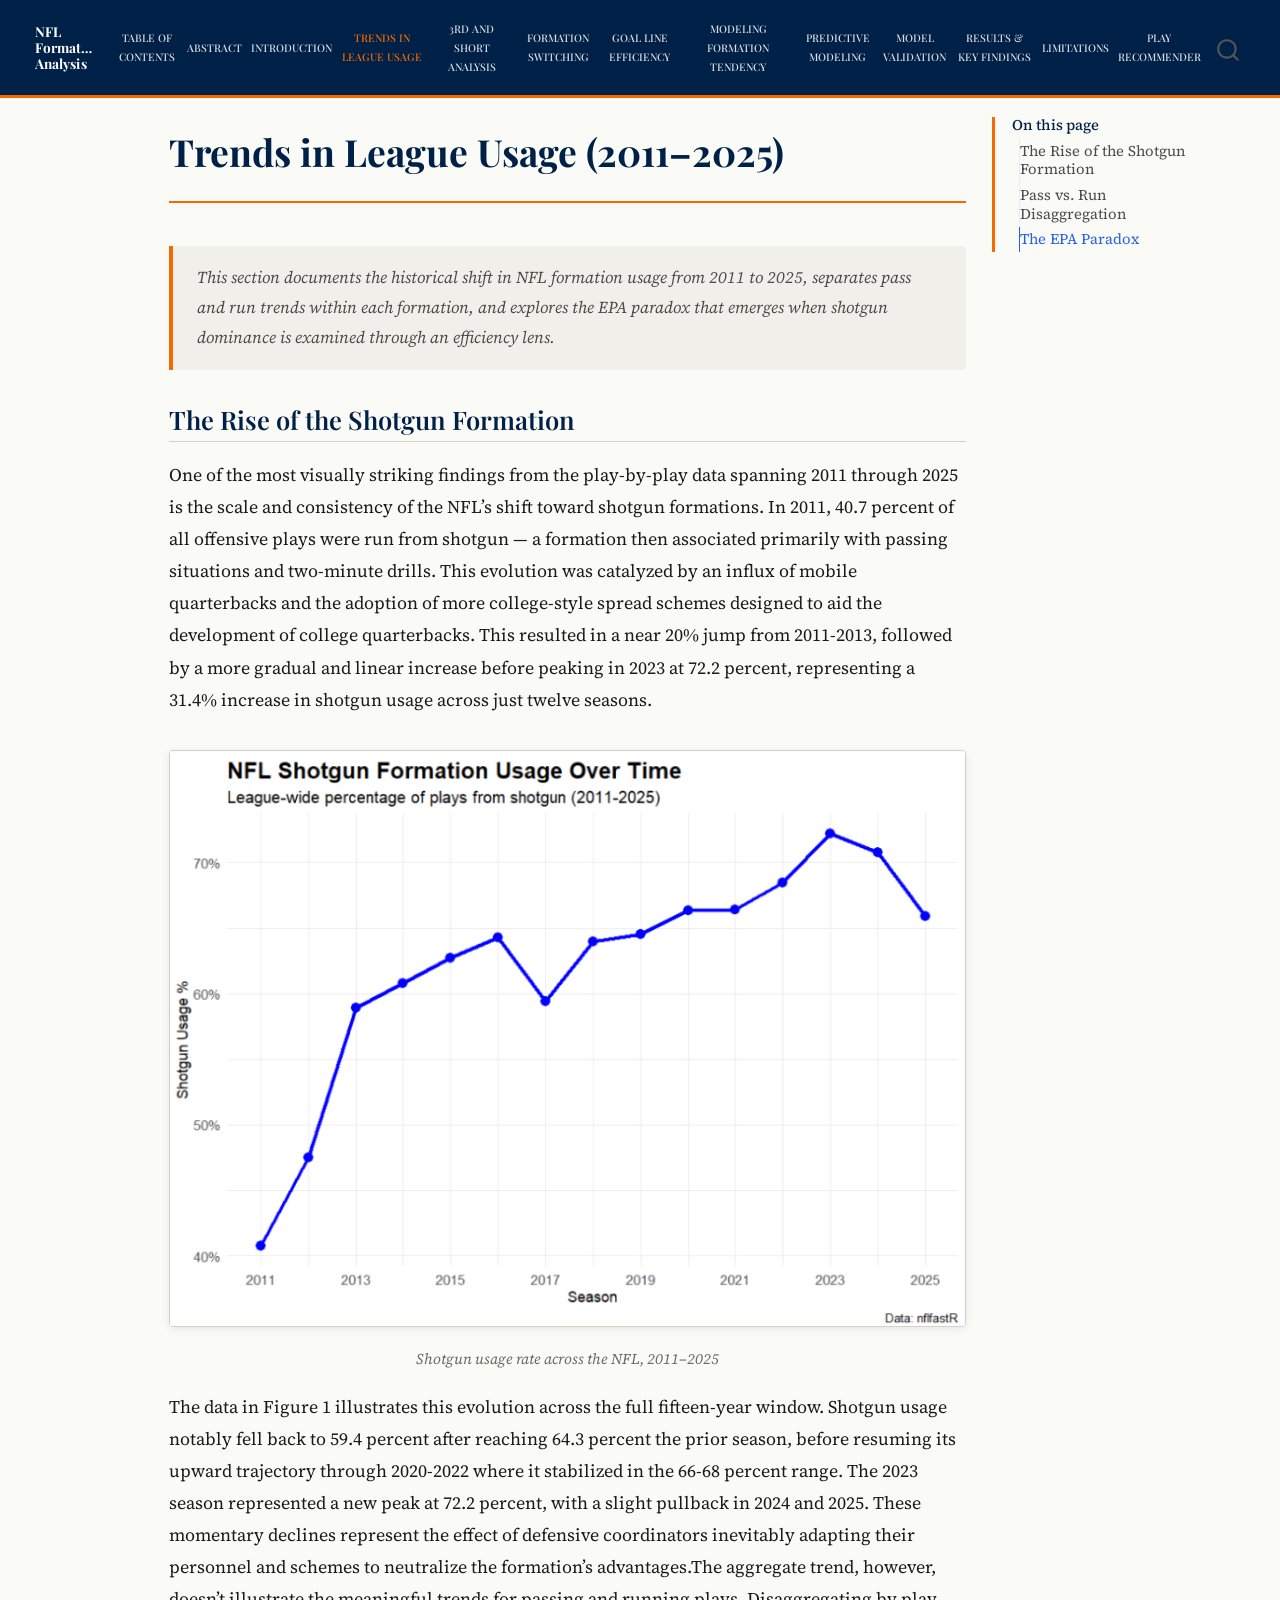
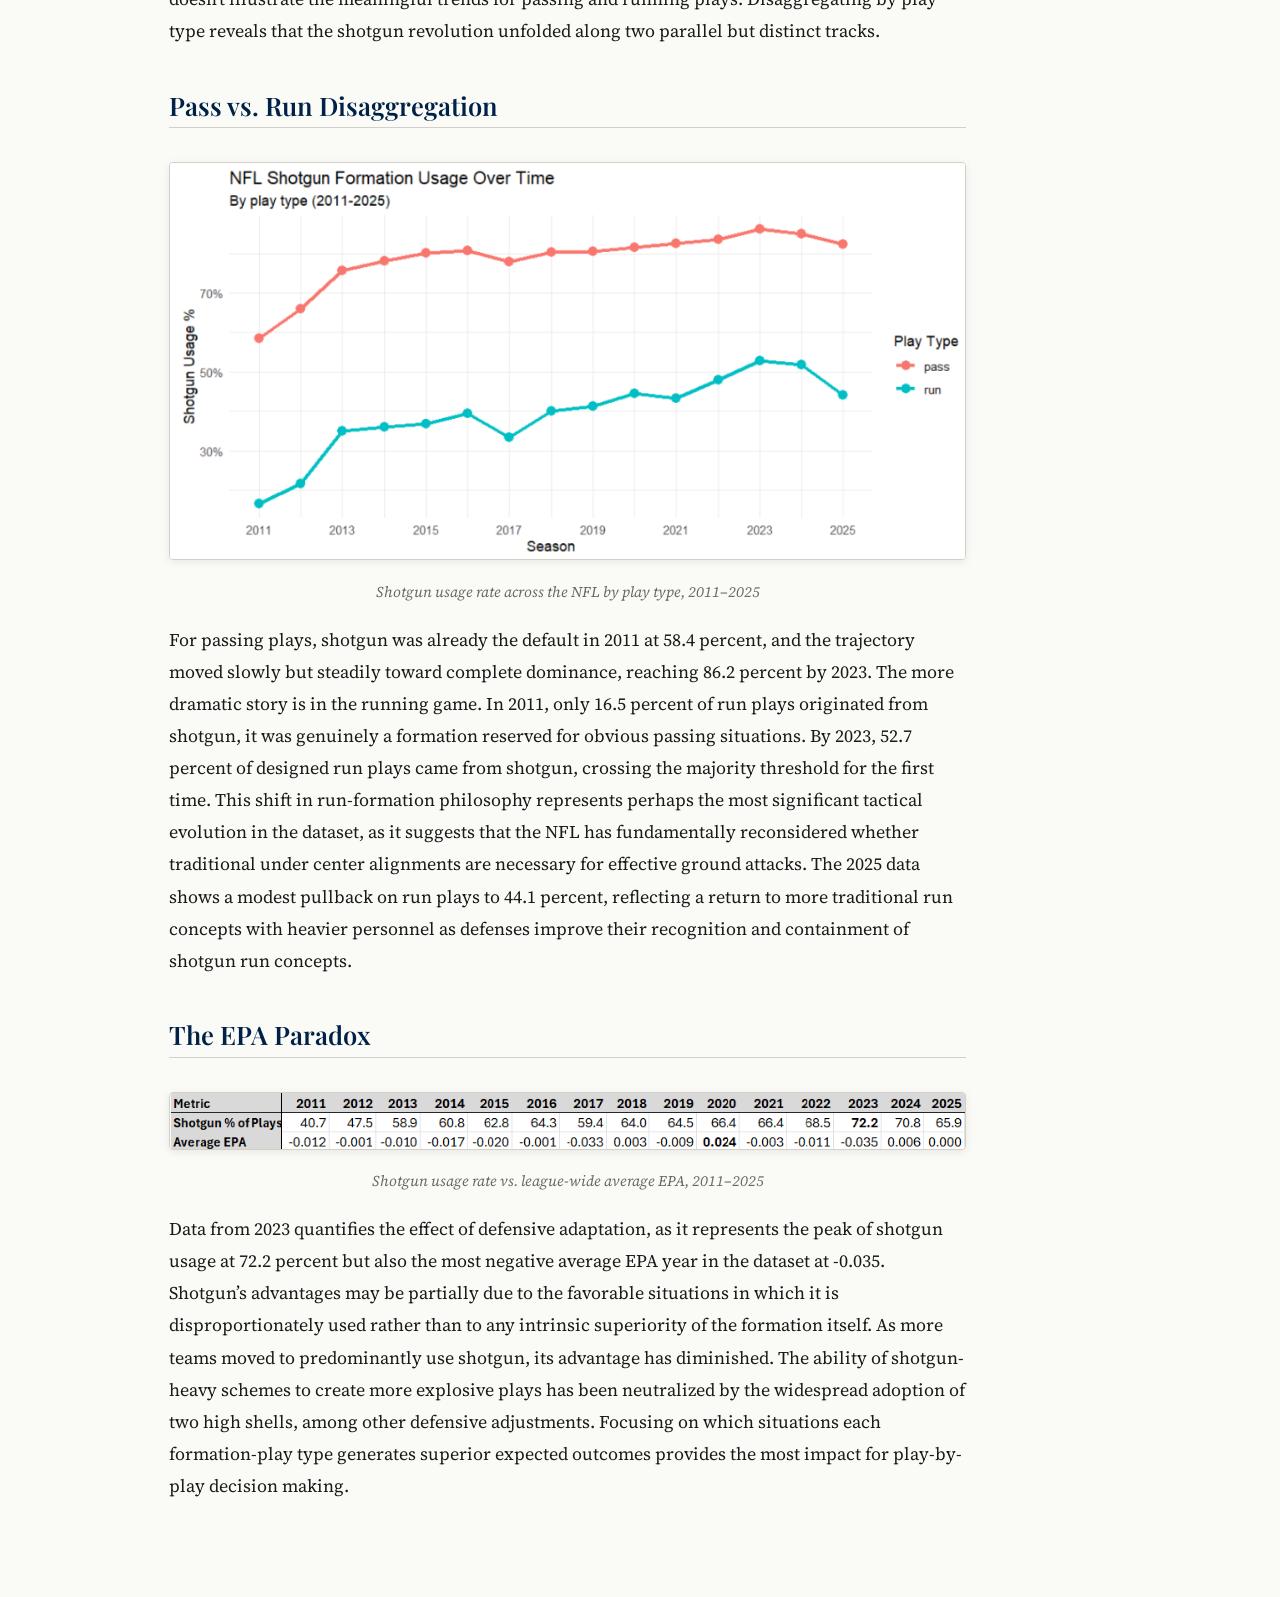
<file: docs/trends.html>
<!DOCTYPE html>
<html xmlns="http://www.w3.org/1999/xhtml" lang="en" xml:lang="en"><head>

<meta charset="utf-8">
<meta name="generator" content="quarto-1.8.25">

<meta name="viewport" content="width=device-width, initial-scale=1.0, user-scalable=yes">


<title>Trends in League Usage (2011–2025) – NFL Formation Analysis</title>
<style>
code{white-space: pre-wrap;}
span.smallcaps{font-variant: small-caps;}
div.columns{display: flex; gap: min(4vw, 1.5em);}
div.column{flex: auto; overflow-x: auto;}
div.hanging-indent{margin-left: 1.5em; text-indent: -1.5em;}
ul.task-list{list-style: none;}
ul.task-list li input[type="checkbox"] {
  width: 0.8em;
  margin: 0 0.8em 0.2em -1em; /* quarto-specific, see https://github.com/quarto-dev/quarto-cli/issues/4556 */ 
  vertical-align: middle;
}
</style>


<script src="site_libs/quarto-nav/quarto-nav.js"></script>
<script src="site_libs/quarto-nav/headroom.min.js"></script>
<script src="site_libs/clipboard/clipboard.min.js"></script>
<script src="site_libs/quarto-search/autocomplete.umd.js"></script>
<script src="site_libs/quarto-search/fuse.min.js"></script>
<script src="site_libs/quarto-search/quarto-search.js"></script>
<meta name="quarto:offset" content="./">
<script src="site_libs/quarto-html/quarto.js" type="module"></script>
<script src="site_libs/quarto-html/tabsets/tabsets.js" type="module"></script>
<script src="site_libs/quarto-html/axe/axe-check.js" type="module"></script>
<script src="site_libs/quarto-html/popper.min.js"></script>
<script src="site_libs/quarto-html/tippy.umd.min.js"></script>
<script src="site_libs/quarto-html/anchor.min.js"></script>
<link href="site_libs/quarto-html/tippy.css" rel="stylesheet">
<link href="site_libs/quarto-html/quarto-syntax-highlighting-7b89279ff1a6dce999919e0e67d4d9ec.css" rel="stylesheet" id="quarto-text-highlighting-styles">
<script src="site_libs/bootstrap/bootstrap.min.js"></script>
<link href="site_libs/bootstrap/bootstrap-icons.css" rel="stylesheet">
<link href="site_libs/bootstrap/bootstrap-e31584831b205ffbb2d98406f31c2a5b.min.css" rel="stylesheet" append-hash="true" id="quarto-bootstrap" data-mode="light">
<script id="quarto-search-options" type="application/json">{
  "location": "navbar",
  "copy-button": false,
  "collapse-after": 3,
  "panel-placement": "end",
  "type": "overlay",
  "limit": 50,
  "keyboard-shortcut": [
    "f",
    "/",
    "s"
  ],
  "show-item-context": false,
  "language": {
    "search-no-results-text": "No results",
    "search-matching-documents-text": "matching documents",
    "search-copy-link-title": "Copy link to search",
    "search-hide-matches-text": "Hide additional matches",
    "search-more-match-text": "more match in this document",
    "search-more-matches-text": "more matches in this document",
    "search-clear-button-title": "Clear",
    "search-text-placeholder": "",
    "search-detached-cancel-button-title": "Cancel",
    "search-submit-button-title": "Submit",
    "search-label": "Search"
  }
}</script>


<link rel="stylesheet" href="styles.css">
</head>

<body class="nav-fixed quarto-light">

<div id="quarto-search-results"></div>
  <header id="quarto-header" class="headroom fixed-top">
    <nav class="navbar navbar-expand-lg " data-bs-theme="dark">
      <div class="navbar-container container-fluid">
      <div class="navbar-brand-container mx-auto">
    <a href="./index.html" class="navbar-brand navbar-brand-logo">
    </a>
    <a class="navbar-brand" href="./index.html">
    <span class="navbar-title">NFL Formation Analysis</span>
    </a>
  </div>
            <div id="quarto-search" class="" title="Search"></div>
          <button class="navbar-toggler" type="button" data-bs-toggle="collapse" data-bs-target="#navbarCollapse" aria-controls="navbarCollapse" role="menu" aria-expanded="false" aria-label="Toggle navigation" onclick="if (window.quartoToggleHeadroom) { window.quartoToggleHeadroom(); }">
  <span class="navbar-toggler-icon"></span>
</button>
          <div class="collapse navbar-collapse" id="navbarCollapse">
            <ul class="navbar-nav navbar-nav-scroll me-auto">
  <li class="nav-item">
    <a class="nav-link" href="./index.html"> 
<span class="menu-text">Table of Contents</span></a>
  </li>  
  <li class="nav-item">
    <a class="nav-link" href="./abstract.html"> 
<span class="menu-text">Abstract</span></a>
  </li>  
  <li class="nav-item">
    <a class="nav-link" href="./intro.html"> 
<span class="menu-text">Introduction</span></a>
  </li>  
  <li class="nav-item">
    <a class="nav-link active" href="./trends.html" aria-current="page"> 
<span class="menu-text">Trends in League Usage</span></a>
  </li>  
  <li class="nav-item">
    <a class="nav-link" href="./third_down.html"> 
<span class="menu-text">3rd and Short Analysis</span></a>
  </li>  
  <li class="nav-item">
    <a class="nav-link" href="./case_study.html"> 
<span class="menu-text">Formation Switching</span></a>
  </li>  
  <li class="nav-item">
    <a class="nav-link" href="./goalline.html"> 
<span class="menu-text">Goal Line Efficiency</span></a>
  </li>  
  <li class="nav-item">
    <a class="nav-link" href="./descriptive_models.html"> 
<span class="menu-text">Modeling Formation Tendency</span></a>
  </li>  
  <li class="nav-item">
    <a class="nav-link" href="./predictive_models.html"> 
<span class="menu-text">Predictive Modeling</span></a>
  </li>  
  <li class="nav-item">
    <a class="nav-link" href="./validation.html"> 
<span class="menu-text">Model Validation</span></a>
  </li>  
  <li class="nav-item">
    <a class="nav-link" href="./results.html"> 
<span class="menu-text">Results &amp; Key Findings</span></a>
  </li>  
  <li class="nav-item">
    <a class="nav-link" href="./limitations.html"> 
<span class="menu-text">Limitations</span></a>
  </li>  
  <li class="nav-item">
    <a class="nav-link" href="./app.html"> 
<span class="menu-text">Play Recommender</span></a>
  </li>  
</ul>
          </div> <!-- /navcollapse -->
            <div class="quarto-navbar-tools">
</div>
      </div> <!-- /container-fluid -->
    </nav>
</header>
<!-- content -->
<div id="quarto-content" class="quarto-container page-columns page-rows-contents page-layout-article page-navbar">
<!-- sidebar -->
<!-- margin-sidebar -->
    <div id="quarto-margin-sidebar" class="sidebar margin-sidebar">
        <nav id="TOC" role="doc-toc" class="toc-active">
    <h2 id="toc-title">On this page</h2>
   
  <ul>
  <li><a href="#the-rise-of-the-shotgun-formation" id="toc-the-rise-of-the-shotgun-formation" class="nav-link active" data-scroll-target="#the-rise-of-the-shotgun-formation">The Rise of the Shotgun Formation</a></li>
  <li><a href="#pass-vs.-run-disaggregation" id="toc-pass-vs.-run-disaggregation" class="nav-link" data-scroll-target="#pass-vs.-run-disaggregation">Pass vs.&nbsp;Run Disaggregation</a></li>
  <li><a href="#the-epa-paradox" id="toc-the-epa-paradox" class="nav-link" data-scroll-target="#the-epa-paradox">The EPA Paradox</a></li>
  </ul>
</nav>
    </div>
<!-- main -->
<main class="content" id="quarto-document-content">

<header id="title-block-header" class="quarto-title-block default">
<div class="quarto-title">
<h1 class="title">Trends in League Usage (2011–2025)</h1>
</div>



<div class="quarto-title-meta">

    
  
    
  </div>
  


</header>


<div class="section-intro">
  This section documents the historical shift in NFL formation usage from 2011 to 2025, separates pass and run trends within each formation, and explores the EPA paradox that emerges when shotgun dominance is examined through an efficiency lens.
</div>
<section id="the-rise-of-the-shotgun-formation" class="level2">
<h2 class="anchored" data-anchor-id="the-rise-of-the-shotgun-formation">The Rise of the Shotgun Formation</h2>
<p>One of the most visually striking findings from the play-by-play data spanning 2011 through 2025 is the scale and consistency of the NFL’s shift toward shotgun formations. In 2011, 40.7 percent of all offensive plays were run from shotgun — a formation then associated primarily with passing situations and two-minute drills. This evolution was catalyzed by an influx of mobile quarterbacks and the adoption of more college-style spread schemes designed to aid the development of college quarterbacks. This resulted in a near 20% jump from 2011-2013, followed by a more gradual and linear increase before peaking in 2023 at 72.2 percent, representing a 31.4% increase in shotgun usage across just twelve seasons.</p>
<div class="quarto-figure quarto-figure-center">
<figure class="figure">
<p><img src="images/league_usage_trends.png" class="img-fluid figure-img"></p>
<figcaption>Shotgun usage rate across the NFL, 2011–2025</figcaption>
</figure>
</div>
<p>The data in Figure 1 illustrates this evolution across the full fifteen-year window. Shotgun usage notably fell back to 59.4 percent after reaching 64.3 percent the prior season, before resuming its upward trajectory through 2020-2022 where it stabilized in the 66-68 percent range. The 2023 season represented a new peak at 72.2 percent, with a slight pullback in 2024 and 2025. These momentary declines represent the effect of defensive coordinators inevitably adapting their personnel and schemes to neutralize the formation’s advantages.The aggregate trend, however, doesn’t illustrate the meaningful trends for passing and running plays. Disaggregating by play type reveals that the shotgun revolution unfolded along two parallel but distinct tracks.</p>
</section>
<section id="pass-vs.-run-disaggregation" class="level2">
<h2 class="anchored" data-anchor-id="pass-vs.-run-disaggregation">Pass vs.&nbsp;Run Disaggregation</h2>
<div class="quarto-figure quarto-figure-center">
<figure class="figure">
<p><img src="images/league_usage_playtype.png" class="img-fluid figure-img"></p>
<figcaption>Shotgun usage rate across the NFL by play type, 2011–2025</figcaption>
</figure>
</div>
<p>For passing plays, shotgun was already the default in 2011 at 58.4 percent, and the trajectory moved slowly but steadily toward complete dominance, reaching 86.2 percent by 2023. The more dramatic story is in the running game. In 2011, only 16.5 percent of run plays originated from shotgun, it was genuinely a formation reserved for obvious passing situations. By 2023, 52.7 percent of designed run plays came from shotgun, crossing the majority threshold for the first time. This shift in run-formation philosophy represents perhaps the most significant tactical evolution in the dataset, as it suggests that the NFL has fundamentally reconsidered whether traditional under center alignments are necessary for effective ground attacks. The 2025 data shows a modest pullback on run plays to 44.1 percent, reflecting a return to more traditional run concepts with heavier personnel as defenses improve their recognition and containment of shotgun run concepts.</p>
</section>
<section id="the-epa-paradox" class="level2">
<h2 class="anchored" data-anchor-id="the-epa-paradox">The EPA Paradox</h2>
<div class="quarto-figure quarto-figure-center">
<figure class="figure">
<p><img src="images/shotgun-epa-table.png" class="img-fluid figure-img"></p>
<figcaption>Shotgun usage rate vs.&nbsp;league-wide average EPA, 2011–2025</figcaption>
</figure>
</div>
<p>Data from 2023 quantifies the effect of defensive adaptation, as it represents the peak of shotgun usage at 72.2 percent but also the most negative average EPA year in the dataset at -0.035. Shotgun’s advantages may be partially due to the favorable situations in which it is disproportionately used rather than to any intrinsic superiority of the formation itself. As more teams moved to predominantly use shotgun, its advantage has diminished. The ability of shotgun-heavy schemes to create more explosive plays has been neutralized by the widespread adoption of two high shells, among other defensive adjustments. Focusing on which situations each formation-play type generates superior expected outcomes provides the most impact for play-by-play decision making.</p>


</section>

</main> <!-- /main -->
<script id="quarto-html-after-body" type="application/javascript">
  window.document.addEventListener("DOMContentLoaded", function (event) {
    const icon = "";
    const anchorJS = new window.AnchorJS();
    anchorJS.options = {
      placement: 'right',
      icon: icon
    };
    anchorJS.add('.anchored');
    const isCodeAnnotation = (el) => {
      for (const clz of el.classList) {
        if (clz.startsWith('code-annotation-')) {                     
          return true;
        }
      }
      return false;
    }
    const onCopySuccess = function(e) {
      // button target
      const button = e.trigger;
      // don't keep focus
      button.blur();
      // flash "checked"
      button.classList.add('code-copy-button-checked');
      var currentTitle = button.getAttribute("title");
      button.setAttribute("title", "Copied!");
      let tooltip;
      if (window.bootstrap) {
        button.setAttribute("data-bs-toggle", "tooltip");
        button.setAttribute("data-bs-placement", "left");
        button.setAttribute("data-bs-title", "Copied!");
        tooltip = new bootstrap.Tooltip(button, 
          { trigger: "manual", 
            customClass: "code-copy-button-tooltip",
            offset: [0, -8]});
        tooltip.show();    
      }
      setTimeout(function() {
        if (tooltip) {
          tooltip.hide();
          button.removeAttribute("data-bs-title");
          button.removeAttribute("data-bs-toggle");
          button.removeAttribute("data-bs-placement");
        }
        button.setAttribute("title", currentTitle);
        button.classList.remove('code-copy-button-checked');
      }, 1000);
      // clear code selection
      e.clearSelection();
    }
    const getTextToCopy = function(trigger) {
      const outerScaffold = trigger.parentElement.cloneNode(true);
      const codeEl = outerScaffold.querySelector('code');
      for (const childEl of codeEl.children) {
        if (isCodeAnnotation(childEl)) {
          childEl.remove();
        }
      }
      return codeEl.innerText;
    }
    const clipboard = new window.ClipboardJS('.code-copy-button:not([data-in-quarto-modal])', {
      text: getTextToCopy
    });
    clipboard.on('success', onCopySuccess);
    if (window.document.getElementById('quarto-embedded-source-code-modal')) {
      const clipboardModal = new window.ClipboardJS('.code-copy-button[data-in-quarto-modal]', {
        text: getTextToCopy,
        container: window.document.getElementById('quarto-embedded-source-code-modal')
      });
      clipboardModal.on('success', onCopySuccess);
    }
      var localhostRegex = new RegExp(/^(?:http|https):\/\/localhost\:?[0-9]*\//);
      var mailtoRegex = new RegExp(/^mailto:/);
        var filterRegex = new RegExp('/' + window.location.host + '/');
      var isInternal = (href) => {
          return filterRegex.test(href) || localhostRegex.test(href) || mailtoRegex.test(href);
      }
      // Inspect non-navigation links and adorn them if external
     var links = window.document.querySelectorAll('a[href]:not(.nav-link):not(.navbar-brand):not(.toc-action):not(.sidebar-link):not(.sidebar-item-toggle):not(.pagination-link):not(.no-external):not([aria-hidden]):not(.dropdown-item):not(.quarto-navigation-tool):not(.about-link)');
      for (var i=0; i<links.length; i++) {
        const link = links[i];
        if (!isInternal(link.href)) {
          // undo the damage that might have been done by quarto-nav.js in the case of
          // links that we want to consider external
          if (link.dataset.originalHref !== undefined) {
            link.href = link.dataset.originalHref;
          }
        }
      }
    function tippyHover(el, contentFn, onTriggerFn, onUntriggerFn) {
      const config = {
        allowHTML: true,
        maxWidth: 500,
        delay: 100,
        arrow: false,
        appendTo: function(el) {
            return el.parentElement;
        },
        interactive: true,
        interactiveBorder: 10,
        theme: 'quarto',
        placement: 'bottom-start',
      };
      if (contentFn) {
        config.content = contentFn;
      }
      if (onTriggerFn) {
        config.onTrigger = onTriggerFn;
      }
      if (onUntriggerFn) {
        config.onUntrigger = onUntriggerFn;
      }
      window.tippy(el, config); 
    }
    const noterefs = window.document.querySelectorAll('a[role="doc-noteref"]');
    for (var i=0; i<noterefs.length; i++) {
      const ref = noterefs[i];
      tippyHover(ref, function() {
        // use id or data attribute instead here
        let href = ref.getAttribute('data-footnote-href') || ref.getAttribute('href');
        try { href = new URL(href).hash; } catch {}
        const id = href.replace(/^#\/?/, "");
        const note = window.document.getElementById(id);
        if (note) {
          return note.innerHTML;
        } else {
          return "";
        }
      });
    }
    const xrefs = window.document.querySelectorAll('a.quarto-xref');
    const processXRef = (id, note) => {
      // Strip column container classes
      const stripColumnClz = (el) => {
        el.classList.remove("page-full", "page-columns");
        if (el.children) {
          for (const child of el.children) {
            stripColumnClz(child);
          }
        }
      }
      stripColumnClz(note)
      if (id === null || id.startsWith('sec-')) {
        // Special case sections, only their first couple elements
        const container = document.createElement("div");
        if (note.children && note.children.length > 2) {
          container.appendChild(note.children[0].cloneNode(true));
          for (let i = 1; i < note.children.length; i++) {
            const child = note.children[i];
            if (child.tagName === "P" && child.innerText === "") {
              continue;
            } else {
              container.appendChild(child.cloneNode(true));
              break;
            }
          }
          if (window.Quarto?.typesetMath) {
            window.Quarto.typesetMath(container);
          }
          return container.innerHTML
        } else {
          if (window.Quarto?.typesetMath) {
            window.Quarto.typesetMath(note);
          }
          return note.innerHTML;
        }
      } else {
        // Remove any anchor links if they are present
        const anchorLink = note.querySelector('a.anchorjs-link');
        if (anchorLink) {
          anchorLink.remove();
        }
        if (window.Quarto?.typesetMath) {
          window.Quarto.typesetMath(note);
        }
        if (note.classList.contains("callout")) {
          return note.outerHTML;
        } else {
          return note.innerHTML;
        }
      }
    }
    for (var i=0; i<xrefs.length; i++) {
      const xref = xrefs[i];
      tippyHover(xref, undefined, function(instance) {
        instance.disable();
        let url = xref.getAttribute('href');
        let hash = undefined; 
        if (url.startsWith('#')) {
          hash = url;
        } else {
          try { hash = new URL(url).hash; } catch {}
        }
        if (hash) {
          const id = hash.replace(/^#\/?/, "");
          const note = window.document.getElementById(id);
          if (note !== null) {
            try {
              const html = processXRef(id, note.cloneNode(true));
              instance.setContent(html);
            } finally {
              instance.enable();
              instance.show();
            }
          } else {
            // See if we can fetch this
            fetch(url.split('#')[0])
            .then(res => res.text())
            .then(html => {
              const parser = new DOMParser();
              const htmlDoc = parser.parseFromString(html, "text/html");
              const note = htmlDoc.getElementById(id);
              if (note !== null) {
                const html = processXRef(id, note);
                instance.setContent(html);
              } 
            }).finally(() => {
              instance.enable();
              instance.show();
            });
          }
        } else {
          // See if we can fetch a full url (with no hash to target)
          // This is a special case and we should probably do some content thinning / targeting
          fetch(url)
          .then(res => res.text())
          .then(html => {
            const parser = new DOMParser();
            const htmlDoc = parser.parseFromString(html, "text/html");
            const note = htmlDoc.querySelector('main.content');
            if (note !== null) {
              // This should only happen for chapter cross references
              // (since there is no id in the URL)
              // remove the first header
              if (note.children.length > 0 && note.children[0].tagName === "HEADER") {
                note.children[0].remove();
              }
              const html = processXRef(null, note);
              instance.setContent(html);
            } 
          }).finally(() => {
            instance.enable();
            instance.show();
          });
        }
      }, function(instance) {
      });
    }
        let selectedAnnoteEl;
        const selectorForAnnotation = ( cell, annotation) => {
          let cellAttr = 'data-code-cell="' + cell + '"';
          let lineAttr = 'data-code-annotation="' +  annotation + '"';
          const selector = 'span[' + cellAttr + '][' + lineAttr + ']';
          return selector;
        }
        const selectCodeLines = (annoteEl) => {
          const doc = window.document;
          const targetCell = annoteEl.getAttribute("data-target-cell");
          const targetAnnotation = annoteEl.getAttribute("data-target-annotation");
          const annoteSpan = window.document.querySelector(selectorForAnnotation(targetCell, targetAnnotation));
          const lines = annoteSpan.getAttribute("data-code-lines").split(",");
          const lineIds = lines.map((line) => {
            return targetCell + "-" + line;
          })
          let top = null;
          let height = null;
          let parent = null;
          if (lineIds.length > 0) {
              //compute the position of the single el (top and bottom and make a div)
              const el = window.document.getElementById(lineIds[0]);
              top = el.offsetTop;
              height = el.offsetHeight;
              parent = el.parentElement.parentElement;
            if (lineIds.length > 1) {
              const lastEl = window.document.getElementById(lineIds[lineIds.length - 1]);
              const bottom = lastEl.offsetTop + lastEl.offsetHeight;
              height = bottom - top;
            }
            if (top !== null && height !== null && parent !== null) {
              // cook up a div (if necessary) and position it 
              let div = window.document.getElementById("code-annotation-line-highlight");
              if (div === null) {
                div = window.document.createElement("div");
                div.setAttribute("id", "code-annotation-line-highlight");
                div.style.position = 'absolute';
                parent.appendChild(div);
              }
              div.style.top = top - 2 + "px";
              div.style.height = height + 4 + "px";
              div.style.left = 0;
              let gutterDiv = window.document.getElementById("code-annotation-line-highlight-gutter");
              if (gutterDiv === null) {
                gutterDiv = window.document.createElement("div");
                gutterDiv.setAttribute("id", "code-annotation-line-highlight-gutter");
                gutterDiv.style.position = 'absolute';
                const codeCell = window.document.getElementById(targetCell);
                const gutter = codeCell.querySelector('.code-annotation-gutter');
                gutter.appendChild(gutterDiv);
              }
              gutterDiv.style.top = top - 2 + "px";
              gutterDiv.style.height = height + 4 + "px";
            }
            selectedAnnoteEl = annoteEl;
          }
        };
        const unselectCodeLines = () => {
          const elementsIds = ["code-annotation-line-highlight", "code-annotation-line-highlight-gutter"];
          elementsIds.forEach((elId) => {
            const div = window.document.getElementById(elId);
            if (div) {
              div.remove();
            }
          });
          selectedAnnoteEl = undefined;
        };
          // Handle positioning of the toggle
      window.addEventListener(
        "resize",
        throttle(() => {
          elRect = undefined;
          if (selectedAnnoteEl) {
            selectCodeLines(selectedAnnoteEl);
          }
        }, 10)
      );
      function throttle(fn, ms) {
      let throttle = false;
      let timer;
        return (...args) => {
          if(!throttle) { // first call gets through
              fn.apply(this, args);
              throttle = true;
          } else { // all the others get throttled
              if(timer) clearTimeout(timer); // cancel #2
              timer = setTimeout(() => {
                fn.apply(this, args);
                timer = throttle = false;
              }, ms);
          }
        };
      }
        // Attach click handler to the DT
        const annoteDls = window.document.querySelectorAll('dt[data-target-cell]');
        for (const annoteDlNode of annoteDls) {
          annoteDlNode.addEventListener('click', (event) => {
            const clickedEl = event.target;
            if (clickedEl !== selectedAnnoteEl) {
              unselectCodeLines();
              const activeEl = window.document.querySelector('dt[data-target-cell].code-annotation-active');
              if (activeEl) {
                activeEl.classList.remove('code-annotation-active');
              }
              selectCodeLines(clickedEl);
              clickedEl.classList.add('code-annotation-active');
            } else {
              // Unselect the line
              unselectCodeLines();
              clickedEl.classList.remove('code-annotation-active');
            }
          });
        }
    const findCites = (el) => {
      const parentEl = el.parentElement;
      if (parentEl) {
        const cites = parentEl.dataset.cites;
        if (cites) {
          return {
            el,
            cites: cites.split(' ')
          };
        } else {
          return findCites(el.parentElement)
        }
      } else {
        return undefined;
      }
    };
    var bibliorefs = window.document.querySelectorAll('a[role="doc-biblioref"]');
    for (var i=0; i<bibliorefs.length; i++) {
      const ref = bibliorefs[i];
      const citeInfo = findCites(ref);
      if (citeInfo) {
        tippyHover(citeInfo.el, function() {
          var popup = window.document.createElement('div');
          citeInfo.cites.forEach(function(cite) {
            var citeDiv = window.document.createElement('div');
            citeDiv.classList.add('hanging-indent');
            citeDiv.classList.add('csl-entry');
            var biblioDiv = window.document.getElementById('ref-' + cite);
            if (biblioDiv) {
              citeDiv.innerHTML = biblioDiv.innerHTML;
            }
            popup.appendChild(citeDiv);
          });
          return popup.innerHTML;
        });
      }
    }
  });
  </script>
</div> <!-- /content -->




</body></html>
</file>
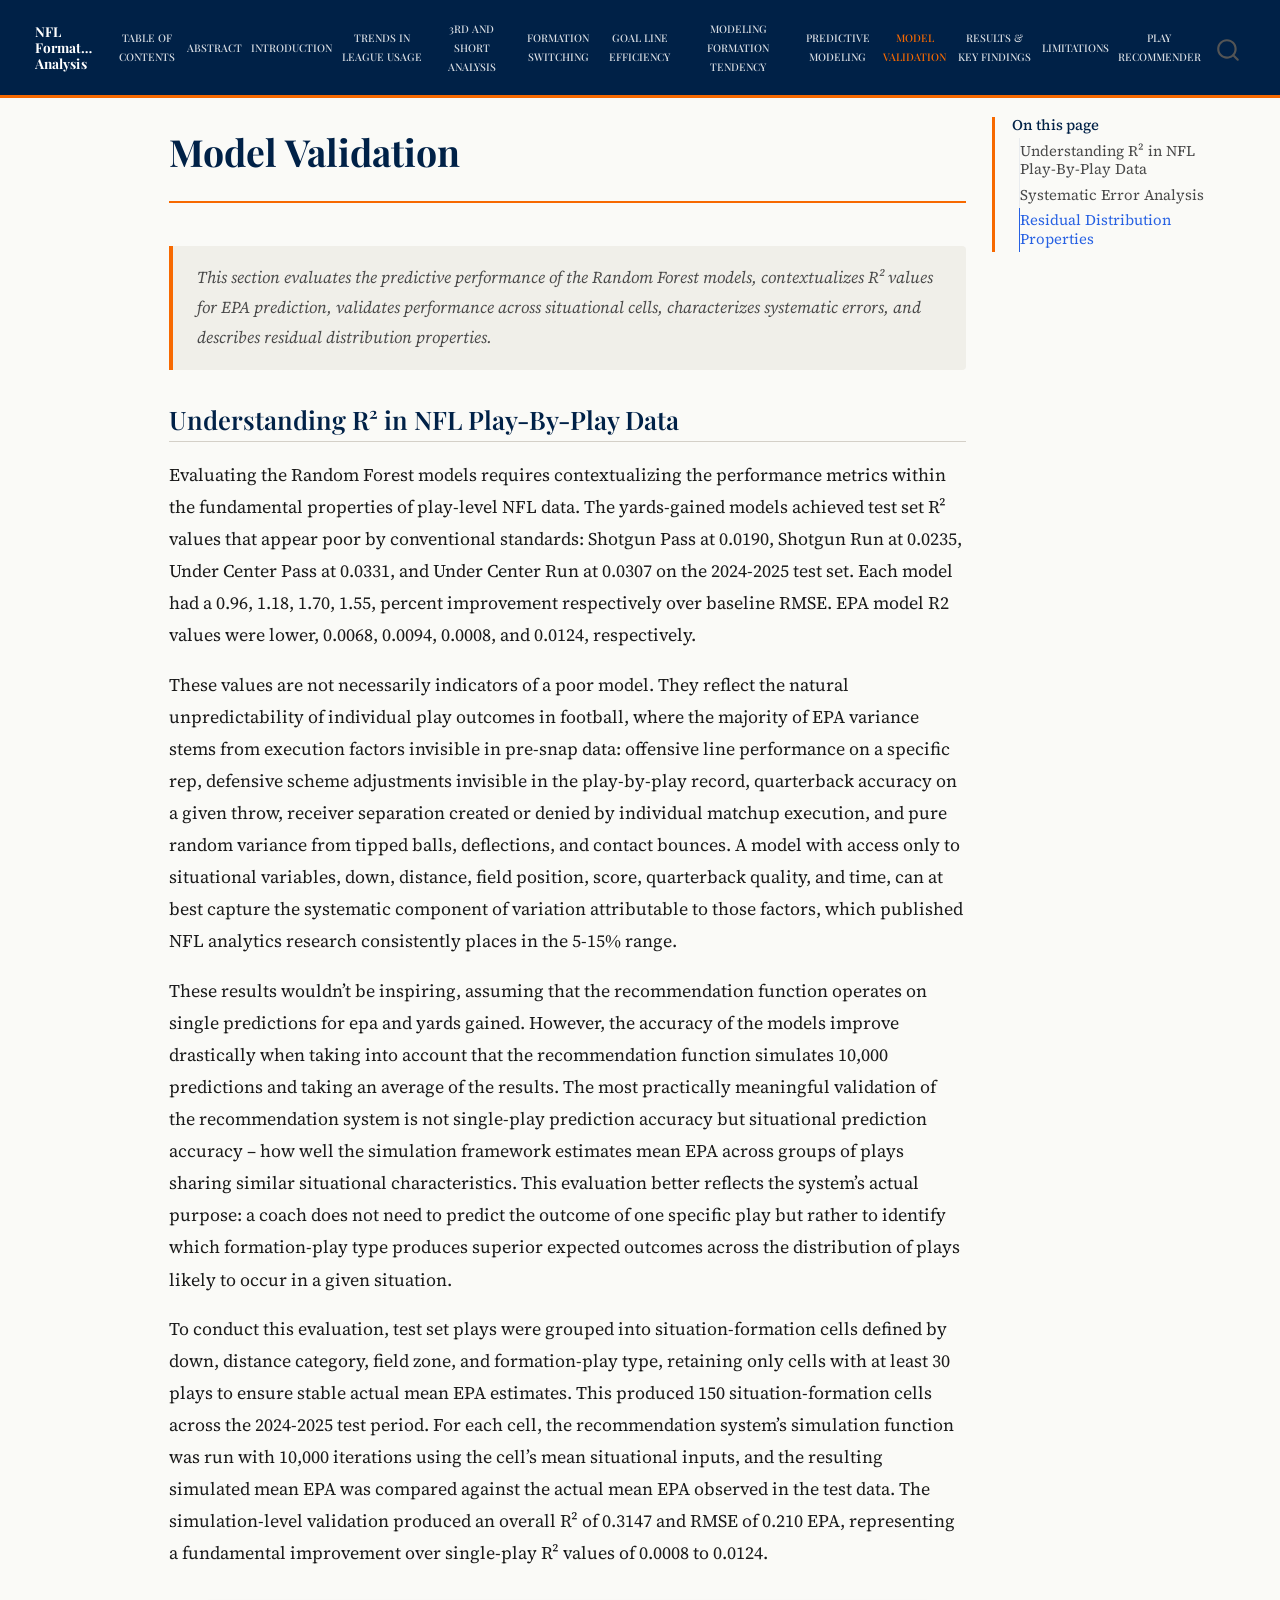
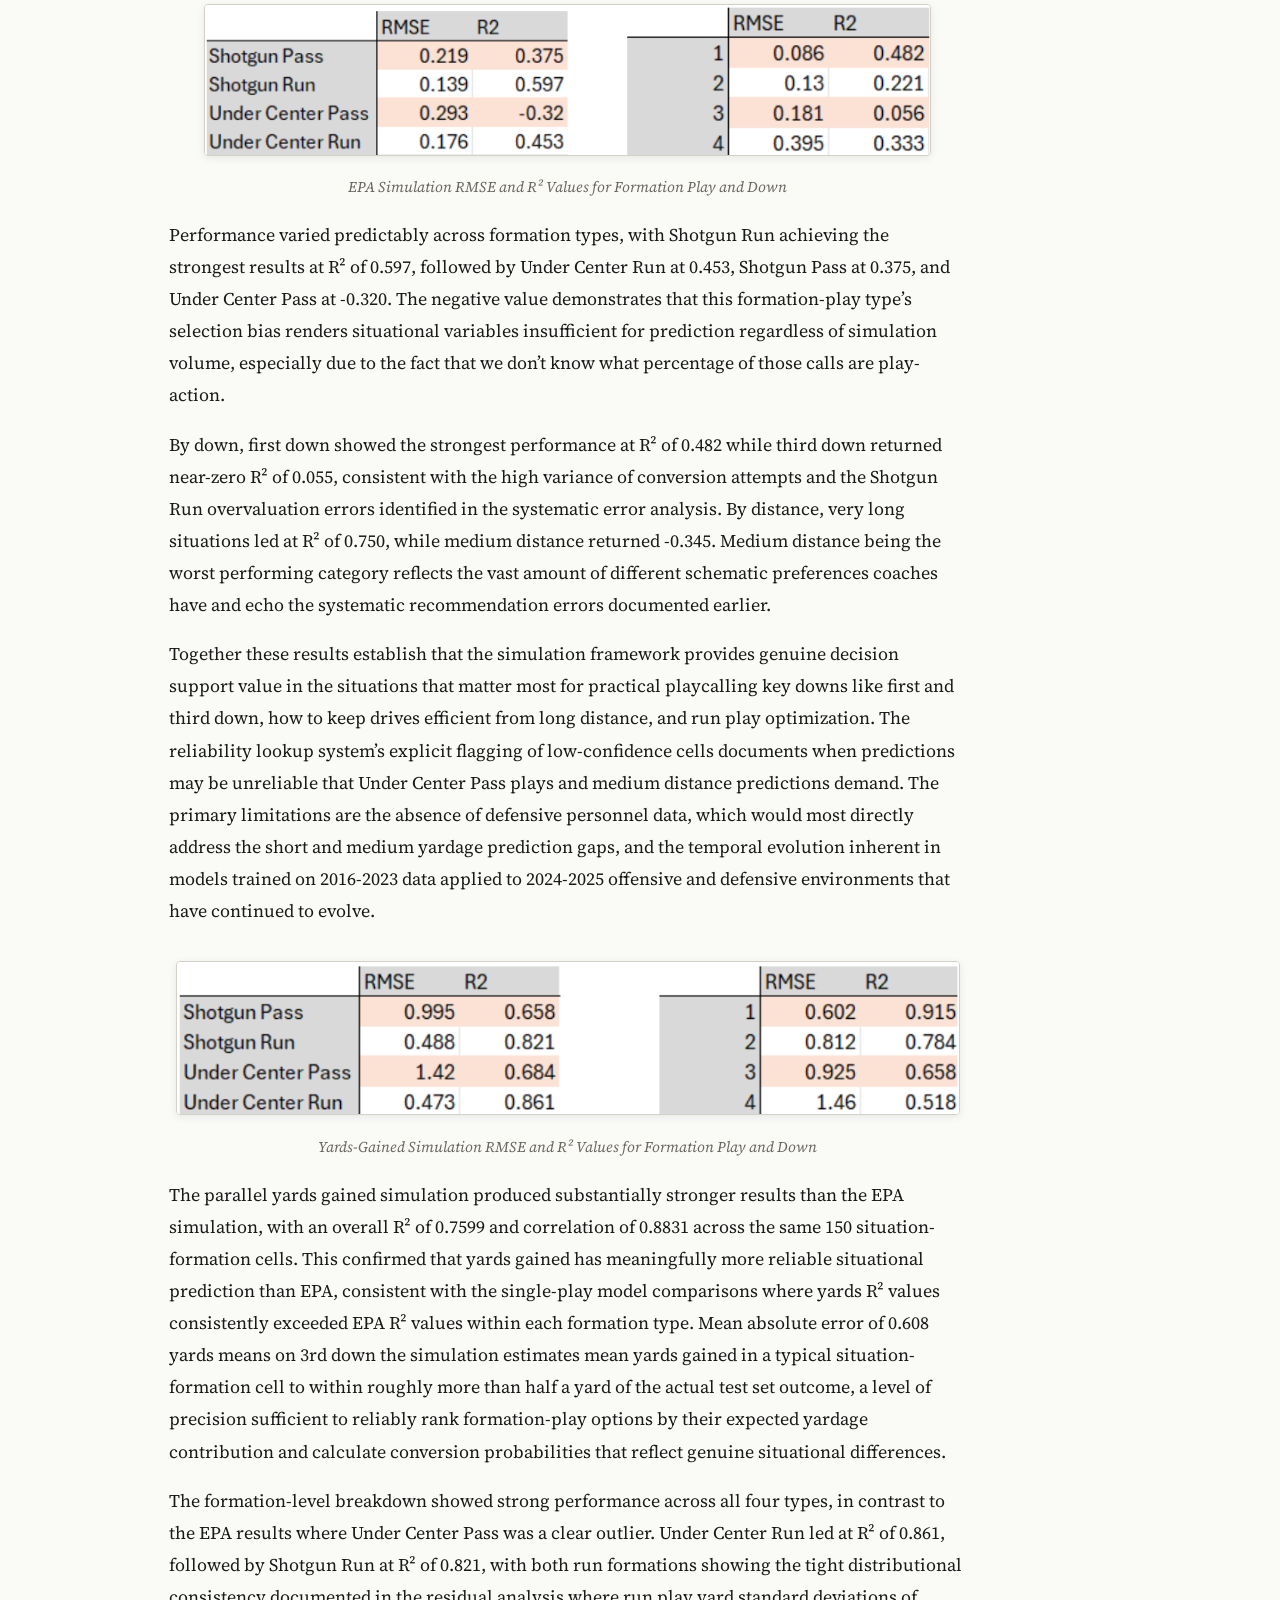
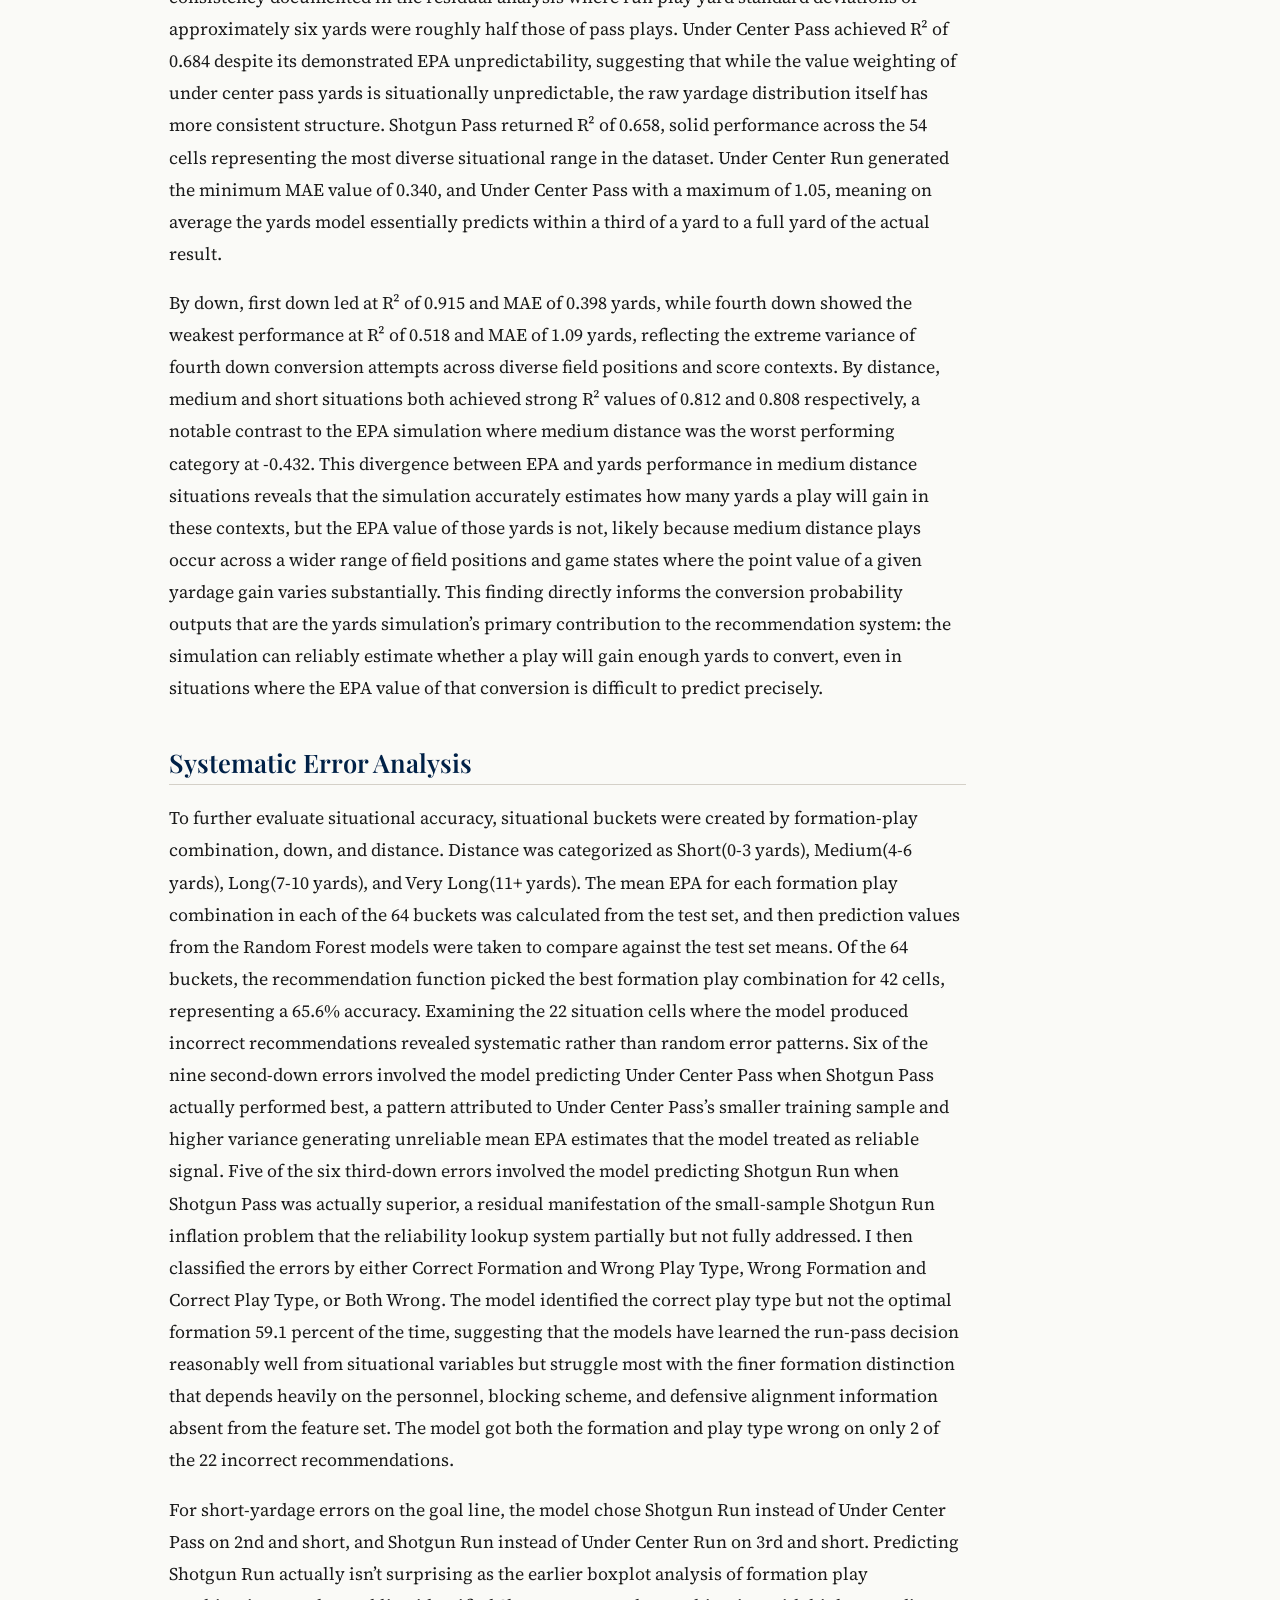
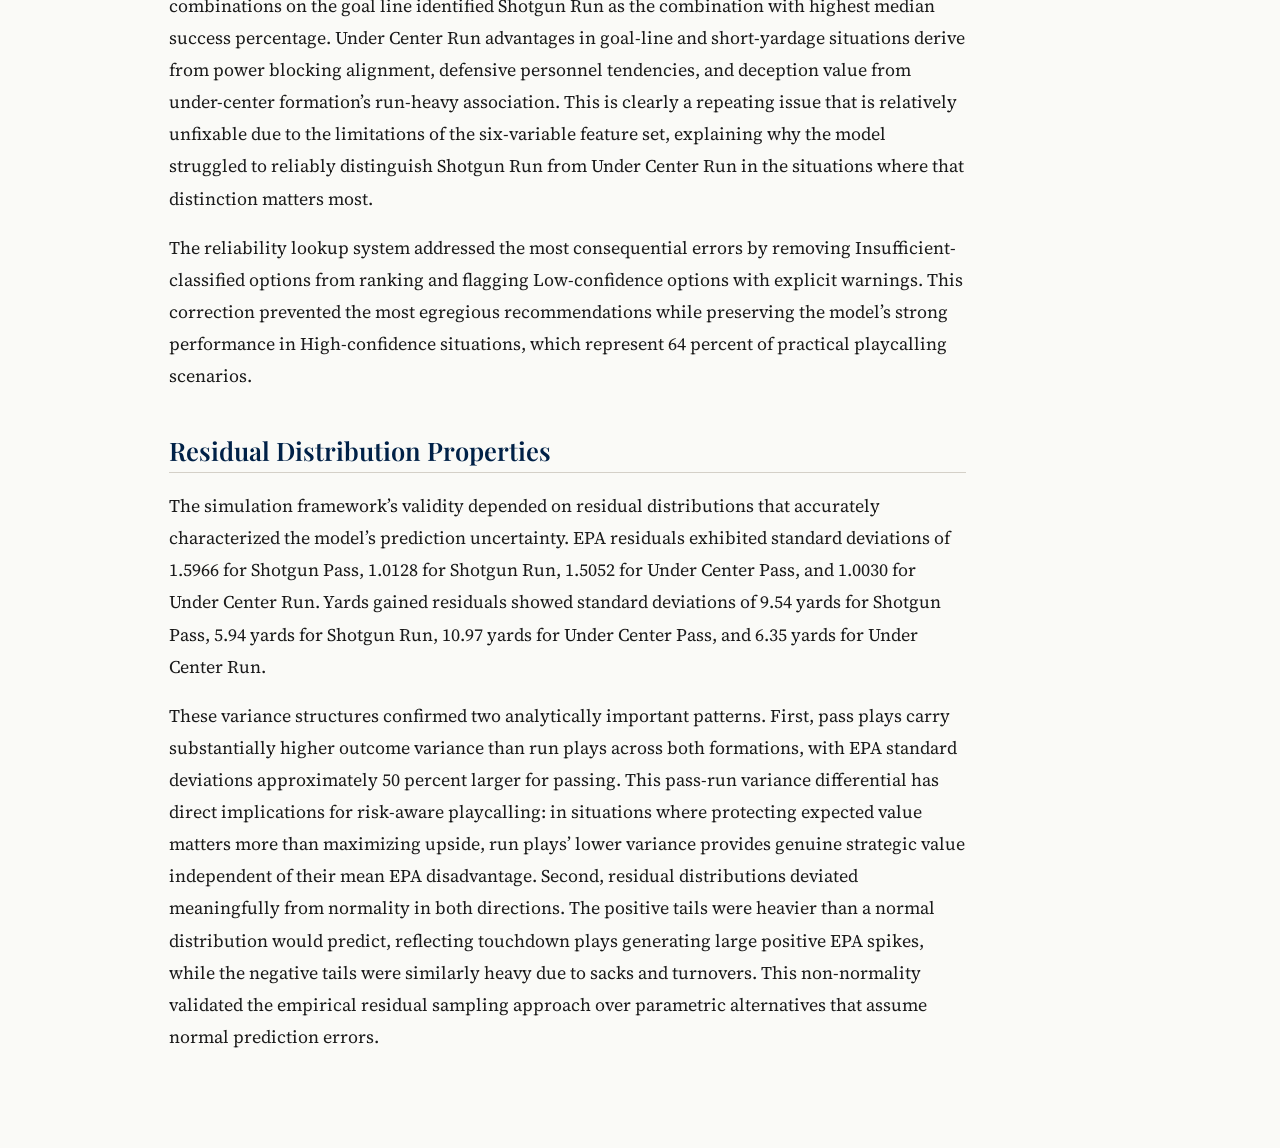
<file: docs/validation.html>
<!DOCTYPE html>
<html xmlns="http://www.w3.org/1999/xhtml" lang="en" xml:lang="en"><head>

<meta charset="utf-8">
<meta name="generator" content="quarto-1.8.25">

<meta name="viewport" content="width=device-width, initial-scale=1.0, user-scalable=yes">


<title>Model Validation – NFL Formation Analysis</title>
<style>
code{white-space: pre-wrap;}
span.smallcaps{font-variant: small-caps;}
div.columns{display: flex; gap: min(4vw, 1.5em);}
div.column{flex: auto; overflow-x: auto;}
div.hanging-indent{margin-left: 1.5em; text-indent: -1.5em;}
ul.task-list{list-style: none;}
ul.task-list li input[type="checkbox"] {
  width: 0.8em;
  margin: 0 0.8em 0.2em -1em; /* quarto-specific, see https://github.com/quarto-dev/quarto-cli/issues/4556 */ 
  vertical-align: middle;
}
</style>


<script src="site_libs/quarto-nav/quarto-nav.js"></script>
<script src="site_libs/quarto-nav/headroom.min.js"></script>
<script src="site_libs/clipboard/clipboard.min.js"></script>
<script src="site_libs/quarto-search/autocomplete.umd.js"></script>
<script src="site_libs/quarto-search/fuse.min.js"></script>
<script src="site_libs/quarto-search/quarto-search.js"></script>
<meta name="quarto:offset" content="./">
<script src="site_libs/quarto-html/quarto.js" type="module"></script>
<script src="site_libs/quarto-html/tabsets/tabsets.js" type="module"></script>
<script src="site_libs/quarto-html/axe/axe-check.js" type="module"></script>
<script src="site_libs/quarto-html/popper.min.js"></script>
<script src="site_libs/quarto-html/tippy.umd.min.js"></script>
<script src="site_libs/quarto-html/anchor.min.js"></script>
<link href="site_libs/quarto-html/tippy.css" rel="stylesheet">
<link href="site_libs/quarto-html/quarto-syntax-highlighting-7b89279ff1a6dce999919e0e67d4d9ec.css" rel="stylesheet" id="quarto-text-highlighting-styles">
<script src="site_libs/bootstrap/bootstrap.min.js"></script>
<link href="site_libs/bootstrap/bootstrap-icons.css" rel="stylesheet">
<link href="site_libs/bootstrap/bootstrap-e31584831b205ffbb2d98406f31c2a5b.min.css" rel="stylesheet" append-hash="true" id="quarto-bootstrap" data-mode="light">
<script id="quarto-search-options" type="application/json">{
  "location": "navbar",
  "copy-button": false,
  "collapse-after": 3,
  "panel-placement": "end",
  "type": "overlay",
  "limit": 50,
  "keyboard-shortcut": [
    "f",
    "/",
    "s"
  ],
  "show-item-context": false,
  "language": {
    "search-no-results-text": "No results",
    "search-matching-documents-text": "matching documents",
    "search-copy-link-title": "Copy link to search",
    "search-hide-matches-text": "Hide additional matches",
    "search-more-match-text": "more match in this document",
    "search-more-matches-text": "more matches in this document",
    "search-clear-button-title": "Clear",
    "search-text-placeholder": "",
    "search-detached-cancel-button-title": "Cancel",
    "search-submit-button-title": "Submit",
    "search-label": "Search"
  }
}</script>


<link rel="stylesheet" href="styles.css">
</head>

<body class="nav-fixed quarto-light">

<div id="quarto-search-results"></div>
  <header id="quarto-header" class="headroom fixed-top">
    <nav class="navbar navbar-expand-lg " data-bs-theme="dark">
      <div class="navbar-container container-fluid">
      <div class="navbar-brand-container mx-auto">
    <a href="./index.html" class="navbar-brand navbar-brand-logo">
    </a>
    <a class="navbar-brand" href="./index.html">
    <span class="navbar-title">NFL Formation Analysis</span>
    </a>
  </div>
            <div id="quarto-search" class="" title="Search"></div>
          <button class="navbar-toggler" type="button" data-bs-toggle="collapse" data-bs-target="#navbarCollapse" aria-controls="navbarCollapse" role="menu" aria-expanded="false" aria-label="Toggle navigation" onclick="if (window.quartoToggleHeadroom) { window.quartoToggleHeadroom(); }">
  <span class="navbar-toggler-icon"></span>
</button>
          <div class="collapse navbar-collapse" id="navbarCollapse">
            <ul class="navbar-nav navbar-nav-scroll me-auto">
  <li class="nav-item">
    <a class="nav-link" href="./index.html"> 
<span class="menu-text">Table of Contents</span></a>
  </li>  
  <li class="nav-item">
    <a class="nav-link" href="./abstract.html"> 
<span class="menu-text">Abstract</span></a>
  </li>  
  <li class="nav-item">
    <a class="nav-link" href="./intro.html"> 
<span class="menu-text">Introduction</span></a>
  </li>  
  <li class="nav-item">
    <a class="nav-link" href="./trends.html"> 
<span class="menu-text">Trends in League Usage</span></a>
  </li>  
  <li class="nav-item">
    <a class="nav-link" href="./third_down.html"> 
<span class="menu-text">3rd and Short Analysis</span></a>
  </li>  
  <li class="nav-item">
    <a class="nav-link" href="./case_study.html"> 
<span class="menu-text">Formation Switching</span></a>
  </li>  
  <li class="nav-item">
    <a class="nav-link" href="./goalline.html"> 
<span class="menu-text">Goal Line Efficiency</span></a>
  </li>  
  <li class="nav-item">
    <a class="nav-link" href="./descriptive_models.html"> 
<span class="menu-text">Modeling Formation Tendency</span></a>
  </li>  
  <li class="nav-item">
    <a class="nav-link" href="./predictive_models.html"> 
<span class="menu-text">Predictive Modeling</span></a>
  </li>  
  <li class="nav-item">
    <a class="nav-link active" href="./validation.html" aria-current="page"> 
<span class="menu-text">Model Validation</span></a>
  </li>  
  <li class="nav-item">
    <a class="nav-link" href="./results.html"> 
<span class="menu-text">Results &amp; Key Findings</span></a>
  </li>  
  <li class="nav-item">
    <a class="nav-link" href="./limitations.html"> 
<span class="menu-text">Limitations</span></a>
  </li>  
  <li class="nav-item">
    <a class="nav-link" href="./app.html"> 
<span class="menu-text">Play Recommender</span></a>
  </li>  
</ul>
          </div> <!-- /navcollapse -->
            <div class="quarto-navbar-tools">
</div>
      </div> <!-- /container-fluid -->
    </nav>
</header>
<!-- content -->
<div id="quarto-content" class="quarto-container page-columns page-rows-contents page-layout-article page-navbar">
<!-- sidebar -->
<!-- margin-sidebar -->
    <div id="quarto-margin-sidebar" class="sidebar margin-sidebar">
        <nav id="TOC" role="doc-toc" class="toc-active">
    <h2 id="toc-title">On this page</h2>
   
  <ul>
  <li><a href="#understanding-r²-in-nfl-play-by-play-data" id="toc-understanding-r²-in-nfl-play-by-play-data" class="nav-link active" data-scroll-target="#understanding-r²-in-nfl-play-by-play-data">Understanding R² in NFL Play-By-Play Data</a></li>
  <li><a href="#systematic-error-analysis" id="toc-systematic-error-analysis" class="nav-link" data-scroll-target="#systematic-error-analysis">Systematic Error Analysis</a></li>
  <li><a href="#residual-distribution-properties" id="toc-residual-distribution-properties" class="nav-link" data-scroll-target="#residual-distribution-properties">Residual Distribution Properties</a></li>
  </ul>
</nav>
    </div>
<!-- main -->
<main class="content" id="quarto-document-content">

<header id="title-block-header" class="quarto-title-block default">
<div class="quarto-title">
<h1 class="title">Model Validation</h1>
</div>



<div class="quarto-title-meta">

    
  
    
  </div>
  


</header>


<div class="section-intro">
  This section evaluates the predictive performance of the Random Forest models, contextualizes R² values for EPA prediction, validates performance across situational cells, characterizes systematic errors, and describes residual distribution properties.
</div>
<section id="understanding-r²-in-nfl-play-by-play-data" class="level2">
<h2 class="anchored" data-anchor-id="understanding-r²-in-nfl-play-by-play-data">Understanding R² in NFL Play-By-Play Data</h2>
<p>Evaluating the Random Forest models requires contextualizing the performance metrics within the fundamental properties of play-level NFL data. The yards-gained models achieved test set R² values that appear poor by conventional standards: Shotgun Pass at 0.0190, Shotgun Run at 0.0235, Under Center Pass at 0.0331, and Under Center Run at 0.0307 on the 2024-2025 test set. Each model had a 0.96, 1.18, 1.70, 1.55, percent improvement respectively over baseline RMSE. EPA model R2 values were lower, 0.0068, 0.0094, 0.0008, and 0.0124, respectively.</p>
<p>These values are not necessarily indicators of a poor model. They reflect the natural unpredictability of individual play outcomes in football, where the majority of EPA variance stems from execution factors invisible in pre-snap data: offensive line performance on a specific rep, defensive scheme adjustments invisible in the play-by-play record, quarterback accuracy on a given throw, receiver separation created or denied by individual matchup execution, and pure random variance from tipped balls, deflections, and contact bounces. A model with access only to situational variables, down, distance, field position, score, quarterback quality, and time, can at best capture the systematic component of variation attributable to those factors, which published NFL analytics research consistently places in the 5-15% range.</p>
<p>These results wouldn’t be inspiring, assuming that the recommendation function operates on single predictions for epa and yards gained. However, the accuracy of the models improve drastically when taking into account that the recommendation function simulates 10,000 predictions and taking an average of the results. The most practically meaningful validation of the recommendation system is not single-play prediction accuracy but situational prediction accuracy – how well the simulation framework estimates mean EPA across groups of plays sharing similar situational characteristics. This evaluation better reflects the system’s actual purpose: a coach does not need to predict the outcome of one specific play but rather to identify which formation-play type produces superior expected outcomes across the distribution of plays likely to occur in a given situation.</p>
<p>To conduct this evaluation, test set plays were grouped into situation-formation cells defined by down, distance category, field zone, and formation-play type, retaining only cells with at least 30 plays to ensure stable actual mean EPA estimates. This produced 150 situation-formation cells across the 2024-2025 test period. For each cell, the recommendation system’s simulation function was run with 10,000 iterations using the cell’s mean situational inputs, and the resulting simulated mean EPA was compared against the actual mean EPA observed in the test data. The simulation-level validation produced an overall R² of 0.3147 and RMSE of 0.210 EPA, representing a fundamental improvement over single-play R² values of 0.0008 to 0.0124.</p>
<div class="quarto-figure quarto-figure-center">
<figure class="figure">
<p><img src="images/EPA_model_r2.png" class="img-fluid figure-img"></p>
<figcaption>EPA Simulation RMSE and R² Values for Formation Play and Down</figcaption>
</figure>
</div>
<p>Performance varied predictably across formation types, with Shotgun Run achieving the strongest results at R² of 0.597, followed by Under Center Run at 0.453, Shotgun Pass at 0.375, and Under Center Pass at -0.320. The negative value demonstrates that this formation-play type’s selection bias renders situational variables insufficient for prediction regardless of simulation volume, especially due to the fact that we don’t know what percentage of those calls are play-action.</p>
<p>By down, first down showed the strongest performance at R² of 0.482 while third down returned near-zero R² of 0.055, consistent with the high variance of conversion attempts and the Shotgun Run overvaluation errors identified in the systematic error analysis. By distance, very long situations led at R² of 0.750, while medium distance returned -0.345. Medium distance being the worst performing category reflects the vast amount of different schematic preferences coaches have and echo the systematic recommendation errors documented earlier.</p>
<p>Together these results establish that the simulation framework provides genuine decision support value in the situations that matter most for practical playcalling key downs like first and third down, how to keep drives efficient from long distance, and run play optimization. The reliability lookup system’s explicit flagging of low-confidence cells documents when predictions may be unreliable that Under Center Pass plays and medium distance predictions demand. The primary limitations are the absence of defensive personnel data, which would most directly address the short and medium yardage prediction gaps, and the temporal evolution inherent in models trained on 2016-2023 data applied to 2024-2025 offensive and defensive environments that have continued to evolve.</p>
<div class="quarto-figure quarto-figure-center">
<figure class="figure">
<p><img src="images/yards_model_r2.png" class="img-fluid figure-img"></p>
<figcaption>Yards-Gained Simulation RMSE and R² Values for Formation Play and Down</figcaption>
</figure>
</div>
<p>The parallel yards gained simulation produced substantially stronger results than the EPA simulation, with an overall R² of 0.7599 and correlation of 0.8831 across the same 150 situation-formation cells. This confirmed that yards gained has meaningfully more reliable situational prediction than EPA, consistent with the single-play model comparisons where yards R² values consistently exceeded EPA R² values within each formation type. Mean absolute error of 0.608 yards means on 3rd down the simulation estimates mean yards gained in a typical situation-formation cell to within roughly more than half a yard of the actual test set outcome, a level of precision sufficient to reliably rank formation-play options by their expected yardage contribution and calculate conversion probabilities that reflect genuine situational differences.</p>
<p>The formation-level breakdown showed strong performance across all four types, in contrast to the EPA results where Under Center Pass was a clear outlier. Under Center Run led at R² of 0.861, followed by Shotgun Run at R² of 0.821, with both run formations showing the tight distributional consistency documented in the residual analysis where run play yard standard deviations of approximately six yards were roughly half those of pass plays. Under Center Pass achieved R² of 0.684 despite its demonstrated EPA unpredictability, suggesting that while the value weighting of under center pass yards is situationally unpredictable, the raw yardage distribution itself has more consistent structure. Shotgun Pass returned R² of 0.658, solid performance across the 54 cells representing the most diverse situational range in the dataset. Under Center Run generated the minimum MAE value of 0.340, and Under Center Pass with a maximum of 1.05, meaning on average the yards model essentially predicts within a third of a yard to a full yard of the actual result.</p>
<p>By down, first down led at R² of 0.915 and MAE of 0.398 yards, while fourth down showed the weakest performance at R² of 0.518 and MAE of 1.09 yards, reflecting the extreme variance of fourth down conversion attempts across diverse field positions and score contexts. By distance, medium and short situations both achieved strong R² values of 0.812 and 0.808 respectively, a notable contrast to the EPA simulation where medium distance was the worst performing category at -0.432. This divergence between EPA and yards performance in medium distance situations reveals that the simulation accurately estimates how many yards a play will gain in these contexts, but the EPA value of those yards is not, likely because medium distance plays occur across a wider range of field positions and game states where the point value of a given yardage gain varies substantially. This finding directly informs the conversion probability outputs that are the yards simulation’s primary contribution to the recommendation system: the simulation can reliably estimate whether a play will gain enough yards to convert, even in situations where the EPA value of that conversion is difficult to predict precisely.</p>
</section>
<section id="systematic-error-analysis" class="level2">
<h2 class="anchored" data-anchor-id="systematic-error-analysis">Systematic Error Analysis</h2>
<p>To further evaluate situational accuracy, situational buckets were created by formation-play combination, down, and distance. Distance was categorized as Short(0-3 yards), Medium(4-6 yards), Long(7-10 yards), and Very Long(11+ yards). The mean EPA for each formation play combination in each of the 64 buckets was calculated from the test set, and then prediction values from the Random Forest models were taken to compare against the test set means. Of the 64 buckets, the recommendation function picked the best formation play combination for 42 cells, representing a 65.6% accuracy. Examining the 22 situation cells where the model produced incorrect recommendations revealed systematic rather than random error patterns. Six of the nine second-down errors involved the model predicting Under Center Pass when Shotgun Pass actually performed best, a pattern attributed to Under Center Pass’s smaller training sample and higher variance generating unreliable mean EPA estimates that the model treated as reliable signal. Five of the six third-down errors involved the model predicting Shotgun Run when Shotgun Pass was actually superior, a residual manifestation of the small-sample Shotgun Run inflation problem that the reliability lookup system partially but not fully addressed. I then classified the errors by either Correct Formation and Wrong Play Type, Wrong Formation and Correct Play Type, or Both Wrong. The model identified the correct play type but not the optimal formation 59.1 percent of the time, suggesting that the models have learned the run-pass decision reasonably well from situational variables but struggle most with the finer formation distinction that depends heavily on the personnel, blocking scheme, and defensive alignment information absent from the feature set. The model got both the formation and play type wrong on only 2 of the 22 incorrect recommendations.</p>
<p>For short-yardage errors on the goal line, the model chose Shotgun Run instead of Under Center Pass on 2nd and short, and Shotgun Run instead of Under Center Run on 3rd and short. Predicting Shotgun Run actually isn’t surprising as the earlier boxplot analysis of formation play combinations on the goal line identified Shotgun Run as the combination with highest median success percentage. Under Center Run advantages in goal-line and short-yardage situations derive from power blocking alignment, defensive personnel tendencies, and deception value from under-center formation’s run-heavy association. This is clearly a repeating issue that is relatively unfixable due to the limitations of the six-variable feature set, explaining why the model struggled to reliably distinguish Shotgun Run from Under Center Run in the situations where that distinction matters most.</p>
<p>The reliability lookup system addressed the most consequential errors by removing Insufficient-classified options from ranking and flagging Low-confidence options with explicit warnings. This correction prevented the most egregious recommendations while preserving the model’s strong performance in High-confidence situations, which represent 64 percent of practical playcalling scenarios.</p>
</section>
<section id="residual-distribution-properties" class="level2">
<h2 class="anchored" data-anchor-id="residual-distribution-properties">Residual Distribution Properties</h2>
<p>The simulation framework’s validity depended on residual distributions that accurately characterized the model’s prediction uncertainty. EPA residuals exhibited standard deviations of 1.5966 for Shotgun Pass, 1.0128 for Shotgun Run, 1.5052 for Under Center Pass, and 1.0030 for Under Center Run. Yards gained residuals showed standard deviations of 9.54 yards for Shotgun Pass, 5.94 yards for Shotgun Run, 10.97 yards for Under Center Pass, and 6.35 yards for Under Center Run.</p>
<p>These variance structures confirmed two analytically important patterns. First, pass plays carry substantially higher outcome variance than run plays across both formations, with EPA standard deviations approximately 50 percent larger for passing. This pass-run variance differential has direct implications for risk-aware playcalling: in situations where protecting expected value matters more than maximizing upside, run plays’ lower variance provides genuine strategic value independent of their mean EPA disadvantage. Second, residual distributions deviated meaningfully from normality in both directions. The positive tails were heavier than a normal distribution would predict, reflecting touchdown plays generating large positive EPA spikes, while the negative tails were similarly heavy due to sacks and turnovers. This non-normality validated the empirical residual sampling approach over parametric alternatives that assume normal prediction errors.</p>


</section>

</main> <!-- /main -->
<script id="quarto-html-after-body" type="application/javascript">
  window.document.addEventListener("DOMContentLoaded", function (event) {
    const icon = "";
    const anchorJS = new window.AnchorJS();
    anchorJS.options = {
      placement: 'right',
      icon: icon
    };
    anchorJS.add('.anchored');
    const isCodeAnnotation = (el) => {
      for (const clz of el.classList) {
        if (clz.startsWith('code-annotation-')) {                     
          return true;
        }
      }
      return false;
    }
    const onCopySuccess = function(e) {
      // button target
      const button = e.trigger;
      // don't keep focus
      button.blur();
      // flash "checked"
      button.classList.add('code-copy-button-checked');
      var currentTitle = button.getAttribute("title");
      button.setAttribute("title", "Copied!");
      let tooltip;
      if (window.bootstrap) {
        button.setAttribute("data-bs-toggle", "tooltip");
        button.setAttribute("data-bs-placement", "left");
        button.setAttribute("data-bs-title", "Copied!");
        tooltip = new bootstrap.Tooltip(button, 
          { trigger: "manual", 
            customClass: "code-copy-button-tooltip",
            offset: [0, -8]});
        tooltip.show();    
      }
      setTimeout(function() {
        if (tooltip) {
          tooltip.hide();
          button.removeAttribute("data-bs-title");
          button.removeAttribute("data-bs-toggle");
          button.removeAttribute("data-bs-placement");
        }
        button.setAttribute("title", currentTitle);
        button.classList.remove('code-copy-button-checked');
      }, 1000);
      // clear code selection
      e.clearSelection();
    }
    const getTextToCopy = function(trigger) {
      const outerScaffold = trigger.parentElement.cloneNode(true);
      const codeEl = outerScaffold.querySelector('code');
      for (const childEl of codeEl.children) {
        if (isCodeAnnotation(childEl)) {
          childEl.remove();
        }
      }
      return codeEl.innerText;
    }
    const clipboard = new window.ClipboardJS('.code-copy-button:not([data-in-quarto-modal])', {
      text: getTextToCopy
    });
    clipboard.on('success', onCopySuccess);
    if (window.document.getElementById('quarto-embedded-source-code-modal')) {
      const clipboardModal = new window.ClipboardJS('.code-copy-button[data-in-quarto-modal]', {
        text: getTextToCopy,
        container: window.document.getElementById('quarto-embedded-source-code-modal')
      });
      clipboardModal.on('success', onCopySuccess);
    }
      var localhostRegex = new RegExp(/^(?:http|https):\/\/localhost\:?[0-9]*\//);
      var mailtoRegex = new RegExp(/^mailto:/);
        var filterRegex = new RegExp('/' + window.location.host + '/');
      var isInternal = (href) => {
          return filterRegex.test(href) || localhostRegex.test(href) || mailtoRegex.test(href);
      }
      // Inspect non-navigation links and adorn them if external
     var links = window.document.querySelectorAll('a[href]:not(.nav-link):not(.navbar-brand):not(.toc-action):not(.sidebar-link):not(.sidebar-item-toggle):not(.pagination-link):not(.no-external):not([aria-hidden]):not(.dropdown-item):not(.quarto-navigation-tool):not(.about-link)');
      for (var i=0; i<links.length; i++) {
        const link = links[i];
        if (!isInternal(link.href)) {
          // undo the damage that might have been done by quarto-nav.js in the case of
          // links that we want to consider external
          if (link.dataset.originalHref !== undefined) {
            link.href = link.dataset.originalHref;
          }
        }
      }
    function tippyHover(el, contentFn, onTriggerFn, onUntriggerFn) {
      const config = {
        allowHTML: true,
        maxWidth: 500,
        delay: 100,
        arrow: false,
        appendTo: function(el) {
            return el.parentElement;
        },
        interactive: true,
        interactiveBorder: 10,
        theme: 'quarto',
        placement: 'bottom-start',
      };
      if (contentFn) {
        config.content = contentFn;
      }
      if (onTriggerFn) {
        config.onTrigger = onTriggerFn;
      }
      if (onUntriggerFn) {
        config.onUntrigger = onUntriggerFn;
      }
      window.tippy(el, config); 
    }
    const noterefs = window.document.querySelectorAll('a[role="doc-noteref"]');
    for (var i=0; i<noterefs.length; i++) {
      const ref = noterefs[i];
      tippyHover(ref, function() {
        // use id or data attribute instead here
        let href = ref.getAttribute('data-footnote-href') || ref.getAttribute('href');
        try { href = new URL(href).hash; } catch {}
        const id = href.replace(/^#\/?/, "");
        const note = window.document.getElementById(id);
        if (note) {
          return note.innerHTML;
        } else {
          return "";
        }
      });
    }
    const xrefs = window.document.querySelectorAll('a.quarto-xref');
    const processXRef = (id, note) => {
      // Strip column container classes
      const stripColumnClz = (el) => {
        el.classList.remove("page-full", "page-columns");
        if (el.children) {
          for (const child of el.children) {
            stripColumnClz(child);
          }
        }
      }
      stripColumnClz(note)
      if (id === null || id.startsWith('sec-')) {
        // Special case sections, only their first couple elements
        const container = document.createElement("div");
        if (note.children && note.children.length > 2) {
          container.appendChild(note.children[0].cloneNode(true));
          for (let i = 1; i < note.children.length; i++) {
            const child = note.children[i];
            if (child.tagName === "P" && child.innerText === "") {
              continue;
            } else {
              container.appendChild(child.cloneNode(true));
              break;
            }
          }
          if (window.Quarto?.typesetMath) {
            window.Quarto.typesetMath(container);
          }
          return container.innerHTML
        } else {
          if (window.Quarto?.typesetMath) {
            window.Quarto.typesetMath(note);
          }
          return note.innerHTML;
        }
      } else {
        // Remove any anchor links if they are present
        const anchorLink = note.querySelector('a.anchorjs-link');
        if (anchorLink) {
          anchorLink.remove();
        }
        if (window.Quarto?.typesetMath) {
          window.Quarto.typesetMath(note);
        }
        if (note.classList.contains("callout")) {
          return note.outerHTML;
        } else {
          return note.innerHTML;
        }
      }
    }
    for (var i=0; i<xrefs.length; i++) {
      const xref = xrefs[i];
      tippyHover(xref, undefined, function(instance) {
        instance.disable();
        let url = xref.getAttribute('href');
        let hash = undefined; 
        if (url.startsWith('#')) {
          hash = url;
        } else {
          try { hash = new URL(url).hash; } catch {}
        }
        if (hash) {
          const id = hash.replace(/^#\/?/, "");
          const note = window.document.getElementById(id);
          if (note !== null) {
            try {
              const html = processXRef(id, note.cloneNode(true));
              instance.setContent(html);
            } finally {
              instance.enable();
              instance.show();
            }
          } else {
            // See if we can fetch this
            fetch(url.split('#')[0])
            .then(res => res.text())
            .then(html => {
              const parser = new DOMParser();
              const htmlDoc = parser.parseFromString(html, "text/html");
              const note = htmlDoc.getElementById(id);
              if (note !== null) {
                const html = processXRef(id, note);
                instance.setContent(html);
              } 
            }).finally(() => {
              instance.enable();
              instance.show();
            });
          }
        } else {
          // See if we can fetch a full url (with no hash to target)
          // This is a special case and we should probably do some content thinning / targeting
          fetch(url)
          .then(res => res.text())
          .then(html => {
            const parser = new DOMParser();
            const htmlDoc = parser.parseFromString(html, "text/html");
            const note = htmlDoc.querySelector('main.content');
            if (note !== null) {
              // This should only happen for chapter cross references
              // (since there is no id in the URL)
              // remove the first header
              if (note.children.length > 0 && note.children[0].tagName === "HEADER") {
                note.children[0].remove();
              }
              const html = processXRef(null, note);
              instance.setContent(html);
            } 
          }).finally(() => {
            instance.enable();
            instance.show();
          });
        }
      }, function(instance) {
      });
    }
        let selectedAnnoteEl;
        const selectorForAnnotation = ( cell, annotation) => {
          let cellAttr = 'data-code-cell="' + cell + '"';
          let lineAttr = 'data-code-annotation="' +  annotation + '"';
          const selector = 'span[' + cellAttr + '][' + lineAttr + ']';
          return selector;
        }
        const selectCodeLines = (annoteEl) => {
          const doc = window.document;
          const targetCell = annoteEl.getAttribute("data-target-cell");
          const targetAnnotation = annoteEl.getAttribute("data-target-annotation");
          const annoteSpan = window.document.querySelector(selectorForAnnotation(targetCell, targetAnnotation));
          const lines = annoteSpan.getAttribute("data-code-lines").split(",");
          const lineIds = lines.map((line) => {
            return targetCell + "-" + line;
          })
          let top = null;
          let height = null;
          let parent = null;
          if (lineIds.length > 0) {
              //compute the position of the single el (top and bottom and make a div)
              const el = window.document.getElementById(lineIds[0]);
              top = el.offsetTop;
              height = el.offsetHeight;
              parent = el.parentElement.parentElement;
            if (lineIds.length > 1) {
              const lastEl = window.document.getElementById(lineIds[lineIds.length - 1]);
              const bottom = lastEl.offsetTop + lastEl.offsetHeight;
              height = bottom - top;
            }
            if (top !== null && height !== null && parent !== null) {
              // cook up a div (if necessary) and position it 
              let div = window.document.getElementById("code-annotation-line-highlight");
              if (div === null) {
                div = window.document.createElement("div");
                div.setAttribute("id", "code-annotation-line-highlight");
                div.style.position = 'absolute';
                parent.appendChild(div);
              }
              div.style.top = top - 2 + "px";
              div.style.height = height + 4 + "px";
              div.style.left = 0;
              let gutterDiv = window.document.getElementById("code-annotation-line-highlight-gutter");
              if (gutterDiv === null) {
                gutterDiv = window.document.createElement("div");
                gutterDiv.setAttribute("id", "code-annotation-line-highlight-gutter");
                gutterDiv.style.position = 'absolute';
                const codeCell = window.document.getElementById(targetCell);
                const gutter = codeCell.querySelector('.code-annotation-gutter');
                gutter.appendChild(gutterDiv);
              }
              gutterDiv.style.top = top - 2 + "px";
              gutterDiv.style.height = height + 4 + "px";
            }
            selectedAnnoteEl = annoteEl;
          }
        };
        const unselectCodeLines = () => {
          const elementsIds = ["code-annotation-line-highlight", "code-annotation-line-highlight-gutter"];
          elementsIds.forEach((elId) => {
            const div = window.document.getElementById(elId);
            if (div) {
              div.remove();
            }
          });
          selectedAnnoteEl = undefined;
        };
          // Handle positioning of the toggle
      window.addEventListener(
        "resize",
        throttle(() => {
          elRect = undefined;
          if (selectedAnnoteEl) {
            selectCodeLines(selectedAnnoteEl);
          }
        }, 10)
      );
      function throttle(fn, ms) {
      let throttle = false;
      let timer;
        return (...args) => {
          if(!throttle) { // first call gets through
              fn.apply(this, args);
              throttle = true;
          } else { // all the others get throttled
              if(timer) clearTimeout(timer); // cancel #2
              timer = setTimeout(() => {
                fn.apply(this, args);
                timer = throttle = false;
              }, ms);
          }
        };
      }
        // Attach click handler to the DT
        const annoteDls = window.document.querySelectorAll('dt[data-target-cell]');
        for (const annoteDlNode of annoteDls) {
          annoteDlNode.addEventListener('click', (event) => {
            const clickedEl = event.target;
            if (clickedEl !== selectedAnnoteEl) {
              unselectCodeLines();
              const activeEl = window.document.querySelector('dt[data-target-cell].code-annotation-active');
              if (activeEl) {
                activeEl.classList.remove('code-annotation-active');
              }
              selectCodeLines(clickedEl);
              clickedEl.classList.add('code-annotation-active');
            } else {
              // Unselect the line
              unselectCodeLines();
              clickedEl.classList.remove('code-annotation-active');
            }
          });
        }
    const findCites = (el) => {
      const parentEl = el.parentElement;
      if (parentEl) {
        const cites = parentEl.dataset.cites;
        if (cites) {
          return {
            el,
            cites: cites.split(' ')
          };
        } else {
          return findCites(el.parentElement)
        }
      } else {
        return undefined;
      }
    };
    var bibliorefs = window.document.querySelectorAll('a[role="doc-biblioref"]');
    for (var i=0; i<bibliorefs.length; i++) {
      const ref = bibliorefs[i];
      const citeInfo = findCites(ref);
      if (citeInfo) {
        tippyHover(citeInfo.el, function() {
          var popup = window.document.createElement('div');
          citeInfo.cites.forEach(function(cite) {
            var citeDiv = window.document.createElement('div');
            citeDiv.classList.add('hanging-indent');
            citeDiv.classList.add('csl-entry');
            var biblioDiv = window.document.getElementById('ref-' + cite);
            if (biblioDiv) {
              citeDiv.innerHTML = biblioDiv.innerHTML;
            }
            popup.appendChild(citeDiv);
          });
          return popup.innerHTML;
        });
      }
    }
  });
  </script>
</div> <!-- /content -->




</body></html>
</file>
<file: docs/site_libs/quarto-html/tippy.css>
.tippy-box[data-animation=fade][data-state=hidden]{opacity:0}[data-tippy-root]{max-width:calc(100vw - 10px)}.tippy-box{position:relative;background-color:#333;color:#fff;border-radius:4px;font-size:14px;line-height:1.4;white-space:normal;outline:0;transition-property:transform,visibility,opacity}.tippy-box[data-placement^=top]>.tippy-arrow{bottom:0}.tippy-box[data-placement^=top]>.tippy-arrow:before{bottom:-7px;left:0;border-width:8px 8px 0;border-top-color:initial;transform-origin:center top}.tippy-box[data-placement^=bottom]>.tippy-arrow{top:0}.tippy-box[data-placement^=bottom]>.tippy-arrow:before{top:-7px;left:0;border-width:0 8px 8px;border-bottom-color:initial;transform-origin:center bottom}.tippy-box[data-placement^=left]>.tippy-arrow{right:0}.tippy-box[data-placement^=left]>.tippy-arrow:before{border-width:8px 0 8px 8px;border-left-color:initial;right:-7px;transform-origin:center left}.tippy-box[data-placement^=right]>.tippy-arrow{left:0}.tippy-box[data-placement^=right]>.tippy-arrow:before{left:-7px;border-width:8px 8px 8px 0;border-right-color:initial;transform-origin:center right}.tippy-box[data-inertia][data-state=visible]{transition-timing-function:cubic-bezier(.54,1.5,.38,1.11)}.tippy-arrow{width:16px;height:16px;color:#333}.tippy-arrow:before{content:"";position:absolute;border-color:transparent;border-style:solid}.tippy-content{position:relative;padding:5px 9px;z-index:1}
</file>
<file: docs/site_libs/quarto-html/quarto-syntax-highlighting-7b89279ff1a6dce999919e0e67d4d9ec.css>
/* quarto syntax highlight colors */
:root {
  --quarto-hl-ot-color: #003B4F;
  --quarto-hl-at-color: #657422;
  --quarto-hl-ss-color: #20794D;
  --quarto-hl-an-color: #5E5E5E;
  --quarto-hl-fu-color: #4758AB;
  --quarto-hl-st-color: #20794D;
  --quarto-hl-cf-color: #003B4F;
  --quarto-hl-op-color: #5E5E5E;
  --quarto-hl-er-color: #AD0000;
  --quarto-hl-bn-color: #AD0000;
  --quarto-hl-al-color: #AD0000;
  --quarto-hl-va-color: #111111;
  --quarto-hl-bu-color: inherit;
  --quarto-hl-ex-color: inherit;
  --quarto-hl-pp-color: #AD0000;
  --quarto-hl-in-color: #5E5E5E;
  --quarto-hl-vs-color: #20794D;
  --quarto-hl-wa-color: #5E5E5E;
  --quarto-hl-do-color: #5E5E5E;
  --quarto-hl-im-color: #00769E;
  --quarto-hl-ch-color: #20794D;
  --quarto-hl-dt-color: #AD0000;
  --quarto-hl-fl-color: #AD0000;
  --quarto-hl-co-color: #5E5E5E;
  --quarto-hl-cv-color: #5E5E5E;
  --quarto-hl-cn-color: #8f5902;
  --quarto-hl-sc-color: #5E5E5E;
  --quarto-hl-dv-color: #AD0000;
  --quarto-hl-kw-color: #003B4F;
}

/* other quarto variables */
:root {
  --quarto-font-monospace: SFMono-Regular, Menlo, Monaco, Consolas, "Liberation Mono", "Courier New", monospace;
}

/* syntax highlight based on Pandoc's rules */
pre > code.sourceCode > span {
  color: #003B4F;
}

code.sourceCode > span {
  color: #003B4F;
}

div.sourceCode,
div.sourceCode pre.sourceCode {
  color: #003B4F;
}

/* Normal */
code span {
  color: #003B4F;
}

/* Alert */
code span.al {
  color: #AD0000;
  font-style: inherit;
}

/* Annotation */
code span.an {
  color: #5E5E5E;
  font-style: inherit;
}

/* Attribute */
code span.at {
  color: #657422;
  font-style: inherit;
}

/* BaseN */
code span.bn {
  color: #AD0000;
  font-style: inherit;
}

/* BuiltIn */
code span.bu {
  font-style: inherit;
}

/* ControlFlow */
code span.cf {
  color: #003B4F;
  font-weight: bold;
  font-style: inherit;
}

/* Char */
code span.ch {
  color: #20794D;
  font-style: inherit;
}

/* Constant */
code span.cn {
  color: #8f5902;
  font-style: inherit;
}

/* Comment */
code span.co {
  color: #5E5E5E;
  font-style: inherit;
}

/* CommentVar */
code span.cv {
  color: #5E5E5E;
  font-style: italic;
}

/* Documentation */
code span.do {
  color: #5E5E5E;
  font-style: italic;
}

/* DataType */
code span.dt {
  color: #AD0000;
  font-style: inherit;
}

/* DecVal */
code span.dv {
  color: #AD0000;
  font-style: inherit;
}

/* Error */
code span.er {
  color: #AD0000;
  font-style: inherit;
}

/* Extension */
code span.ex {
  font-style: inherit;
}

/* Float */
code span.fl {
  color: #AD0000;
  font-style: inherit;
}

/* Function */
code span.fu {
  color: #4758AB;
  font-style: inherit;
}

/* Import */
code span.im {
  color: #00769E;
  font-style: inherit;
}

/* Information */
code span.in {
  color: #5E5E5E;
  font-style: inherit;
}

/* Keyword */
code span.kw {
  color: #003B4F;
  font-weight: bold;
  font-style: inherit;
}

/* Operator */
code span.op {
  color: #5E5E5E;
  font-style: inherit;
}

/* Other */
code span.ot {
  color: #003B4F;
  font-style: inherit;
}

/* Preprocessor */
code span.pp {
  color: #AD0000;
  font-style: inherit;
}

/* SpecialChar */
code span.sc {
  color: #5E5E5E;
  font-style: inherit;
}

/* SpecialString */
code span.ss {
  color: #20794D;
  font-style: inherit;
}

/* String */
code span.st {
  color: #20794D;
  font-style: inherit;
}

/* Variable */
code span.va {
  color: #111111;
  font-style: inherit;
}

/* VerbatimString */
code span.vs {
  color: #20794D;
  font-style: inherit;
}

/* Warning */
code span.wa {
  color: #5E5E5E;
  font-style: italic;
}

.prevent-inlining {
  content: "</";
}

/*# sourceMappingURL=3944bc705cfaf4c80e56f77c5205168a.css.map */
</file>
<file: docs/styles.css>
/* ============================================================
   NFL FORMATION TENDENCY ANALYSIS — STYLES.CSS
   Syracuse University Color Scheme
   Primary: #002147 (Syracuse Navy)
   Accent:  #F76900 (Syracuse Orange/Gold)
   Light:   #F5F5F0 (Off-white)
   ============================================================ */

/* ---------- Google Fonts ---------- */
@import url('https://fonts.googleapis.com/css2?family=Playfair+Display:wght@400;600;700&family=Source+Serif+4:ital,wght@0,300;0,400;0,600;1,400&family=JetBrains+Mono:wght@400;500&display=swap');

/* ---------- CSS Variables ---------- */
:root {
  --navy:       #002147;
  --navy-mid:   #003366;
  --orange:     #F76900;
  --orange-lt:  #FF8C38;
  --cream:      #FAFAF7;
  --gray-lt:    #F0EFE9;
  --gray-mid:   #D4D0C8;
  --gray-dk:    #6B6860;
  --text:       #1A1A1A;
  --text-light: #4A4A4A;
  --font-serif: 'Source Serif 4', Georgia, serif;
  --font-display: 'Playfair Display', Georgia, serif;
  --font-mono:  'JetBrains Mono', monospace;
}

/* ---------- Base ---------- */
body {
  font-family: var(--font-serif);
  font-size: 1.05rem;
  line-height: 1.8;
  color: var(--text);
  background-color: var(--cream);
}

/* ---------- Navbar ---------- */
.navbar {
  background-color: var(--navy) !important;
  border-bottom: 3px solid var(--orange);
  font-family: var(--font-display);
  padding: 0.6rem 1.5rem;
}

.navbar-brand,
.navbar-brand:hover {
  color: #ffffff !important;
  font-weight: 700;
  font-size: 0.8rem;
  letter-spacing: 0.01em;
}

.navbar-brand {
  white-space: normal;
  max-width: 95px;
  font-size: 0.8rem;
  line-height: 1.2;
  justify-content: center;
}

.navbar-nav .nav-item {
  display: flex;
  align-items: stretch;
  width: 90;
  text-align: center;
  justify-content: center;
}

.navbar-nav .nav-link {
  color: rgba(255, 255, 255, 0.85) !important;
  font-size: 0.62rem;
  font-weight: 500;
  letter-spacing: 0em;
  text-transform: uppercase;
  padding: 0.5rem 0.25rem !important;
  transition: color 0.2s ease;
  display: flex;
  align-items: center;
  justify-content: center;
  text-align: center;
}

.navbar-nav .nav-link:hover,
.navbar-nav .nav-link.active {
  color: var(--orange) !important;
}

/* ---------- Page Header ---------- */
#title-block-header {
  border-bottom: 2px solid var(--orange);
  padding-bottom: 1.5rem;
  margin-bottom: 2.5rem;
}

#title-block-header .title {
  font-family: var(--font-display);
  font-size: 2.2rem;
  font-weight: 700;
  color: var(--navy);
  line-height: 1.25;
}

/* ---------- Headings ---------- */
h1, h2, h3, h4, h5 {
  font-family: var(--font-display);
  color: var(--navy);
}

h1 { font-size: 2rem; font-weight: 700; margin-top: 2rem; }
h2 {
  font-size: 1.5rem;
  font-weight: 600;
  margin-top: 2.5rem;
  padding-bottom: 0.4rem;
  border-bottom: 1px solid var(--gray-mid);
}
h3 { font-size: 1.2rem; font-weight: 600; margin-top: 1.8rem; color: var(--navy-mid); }
h4 { font-size: 1.05rem; font-weight: 600; color: var(--gray-dk); }

/* ---------- Links ---------- */
a {
  color: var(--navy-mid);
  text-decoration: none;
  border-bottom: 1px solid transparent;
  transition: color 0.2s, border-color 0.2s;
}
a:hover {
  color: var(--orange);
  border-bottom-color: var(--orange);
}

/* ---------- Table of Contents Sidebar ---------- */
#TOC {
  border-left: 3px solid var(--orange);
  padding-left: 1rem;
  font-size: 0.88rem;
  font-family: var(--font-serif);
}

#TOC .nav-link {
  color: var(--text-light);
  padding: 0.2rem 0;
}

#TOC .nav-link:hover,
#TOC .nav-link.active {
  color: var(--orange);
  border-bottom: none;
}

/* ---------- Section Intro Box ---------- */
.section-intro {
  background-color: var(--gray-lt);
  border-left: 4px solid var(--orange);
  padding: 1rem 1.4rem;
  margin-bottom: 2rem;
  border-radius: 0 4px 4px 0;
  font-style: italic;
  color: var(--text-light);
  font-size: 0.98rem;
}

/* ---------- Figures ---------- */
figure {
  margin: 2rem auto;
  text-align: center;
}

figure img {
  max-width: 100%;
  border: 1px solid var(--gray-mid);
  border-radius: 4px;
  box-shadow: 0 2px 8px rgba(0,0,0,0.08);
}

figcaption,
.figure-caption {
  font-size: 0.88rem;
  color: var(--gray-dk);
  margin-top: 0.6rem;
  font-style: italic;
  text-align: center;
}

/* ---------- Tables ---------- */
table {
  font-family: var(--font-serif);
  font-size: 0.92rem;
  border-collapse: collapse;
  width: 100%;
  margin: 1.5rem 0;
}

thead {
  background-color: var(--navy);
  color: #ffffff;
}

thead th {
  padding: 0.75rem 1rem;
  text-align: left;
  font-family: var(--font-display);
  font-size: 0.85rem;
  letter-spacing: 0.04em;
  font-weight: 600;
}

tbody tr:nth-child(even) {
  background-color: var(--gray-lt);
}

tbody td {
  padding: 0.6rem 1rem;
  border-bottom: 1px solid var(--gray-mid);
}

/* kableExtra overrides */
.kable_wrapper table thead tr {
  background-color: var(--navy);
  color: #fff;
}

/* ---------- Code ---------- */
pre, code {
  font-family: var(--font-mono);
  font-size: 0.88rem;
  background-color: var(--gray-lt);
  border: 1px solid var(--gray-mid);
  border-radius: 4px;
}

pre {
  padding: 1rem 1.2rem;
  overflow-x: auto;
}

code {
  padding: 0.15em 0.35em;
}

/* ---------- Callout / Info Boxes ---------- */
.callout {
  border-left: 4px solid var(--orange);
  background-color: #fff8f3;
  border-radius: 0 4px 4px 0;
}

.callout-title {
  color: var(--navy);
  font-family: var(--font-display);
  font-weight: 600;
}

/* ---------- Key Finding Cards (Results page) ---------- */
.finding-card {
  background: #ffffff;
  border: 1px solid var(--gray-mid);
  border-top: 4px solid var(--orange);
  border-radius: 4px;
  padding: 1.2rem 1.4rem;
  margin-bottom: 1.5rem;
  box-shadow: 0 2px 6px rgba(0,0,0,0.06);
}

.finding-card .stat-number {
  font-family: var(--font-display);
  font-size: 2.2rem;
  font-weight: 700;
  color: var(--orange);
  display: block;
  line-height: 1.1;
}

.finding-card .stat-label {
  font-size: 0.85rem;
  color: var(--gray-dk);
  text-transform: uppercase;
  letter-spacing: 0.05em;
  margin-top: 0.2rem;
}

.finding-card p {
  font-size: 0.95rem;
  margin-top: 0.75rem;
  color: var(--text-light);
}

/* ---------- Abstract Page ---------- */
.abstract-container {
  max-width: 700px;
  margin: 3rem auto;
  text-align: center;
}

.abstract-container .thesis-title {
  font-family: var(--font-display);
  font-size: 1.8rem;
  font-weight: 700;
  color: var(--navy);
  line-height: 1.3;
  margin-bottom: 0.5rem;
}

.abstract-container .author-name {
  font-size: 1.1rem;
  color: var(--text-light);
  font-weight: 600;
  margin-bottom: 0.2rem;
}

.abstract-container .institution {
  font-size: 0.95rem;
  color: var(--gray-dk);
  margin-bottom: 0.25rem;
}

.abstract-container .divider {
  width: 60px;
  height: 3px;
  background: var(--orange);
  margin: 1.5rem auto;
}

.abstract-container .abstract-text {
  text-align: justify;
  font-size: 1rem;
  line-height: 1.9;
  color: var(--text);
}

/* ---------- Two-Column Layout (Results page) ---------- */
.two-col {
  display: grid;
  grid-template-columns: 1fr 1fr;
  gap: 1.5rem;
  margin: 1.5rem 0;
}

@media (max-width: 768px) {
  .two-col {
    grid-template-columns: 1fr;
  }
}

/* ---------- Shiny App iframe ---------- */
.shiny-container {
  border: 2px solid var(--navy);
  border-radius: 6px;
  overflow: hidden;
  margin: 2rem -300px;
  box-shadow: 0 4px 16px rgba(0,0,0,0.12);
}

.shiny-container iframe {
  display: block;
  width: 100%;
  height: 850px;
  border: none;
}

/* ---------- Input Guide Table (App page) ---------- */
.input-guide {
  background: var(--gray-lt);
  border-radius: 6px;
  padding: 1.2rem 1.6rem;
  margin-bottom: 1.5rem;
  font-size: 0.93rem;
}

.input-guide h4 {
  color: var(--navy);
  margin-bottom: 0.5rem;
  font-size: 1rem;
}

/* ---------- TOC Page Links ---------- */
.toc-section {
  display: flex;
  align-items: baseline;
  gap: 0.75rem;
  padding: 0.5rem 0;
  border-bottom: 1px solid var(--gray-mid);
}

.toc-section:last-child { border-bottom: none; }

.toc-section .toc-num {
  font-family: var(--font-display);
  font-size: 1.1rem;
  font-weight: 700;
  color: var(--orange);
  min-width: 1.8rem;
}

.toc-section a {
  font-weight: 600;
  font-size: 1rem;
  color: var(--navy);
}

.toc-section a:hover { color: var(--orange); }

.toc-section .toc-desc {
  font-size: 0.9rem;
  color: var(--gray-dk);
  margin-left: 0.25rem;
}

/* ---------- Footer ---------- */
footer, .quarto-footer {
  border-top: 2px solid var(--navy);
  background-color: var(--navy);
  color: rgba(255,255,255,0.7);
  font-size: 0.82rem;
  text-align: center;
  padding: 1rem;
  margin-top: 4rem;
}

/* ---------- Placeholder Callout ---------- */
.placeholder {
  background: #fffbea;
  border: 1.5px dashed #e0c060;
  border-radius: 4px;
  padding: 1rem 1.2rem;
  color: #7a6500;
  font-style: italic;
  font-size: 0.93rem;
  margin: 1.2rem 0;
}

/* ---------- Scrollbar ---------- */
::-webkit-scrollbar { width: 8px; }
::-webkit-scrollbar-track { background: var(--gray-lt); }
::-webkit-scrollbar-thumb { background: var(--navy-mid); border-radius: 4px; }
::-webkit-scrollbar-thumb:hover { background: var(--orange); }
</file>
